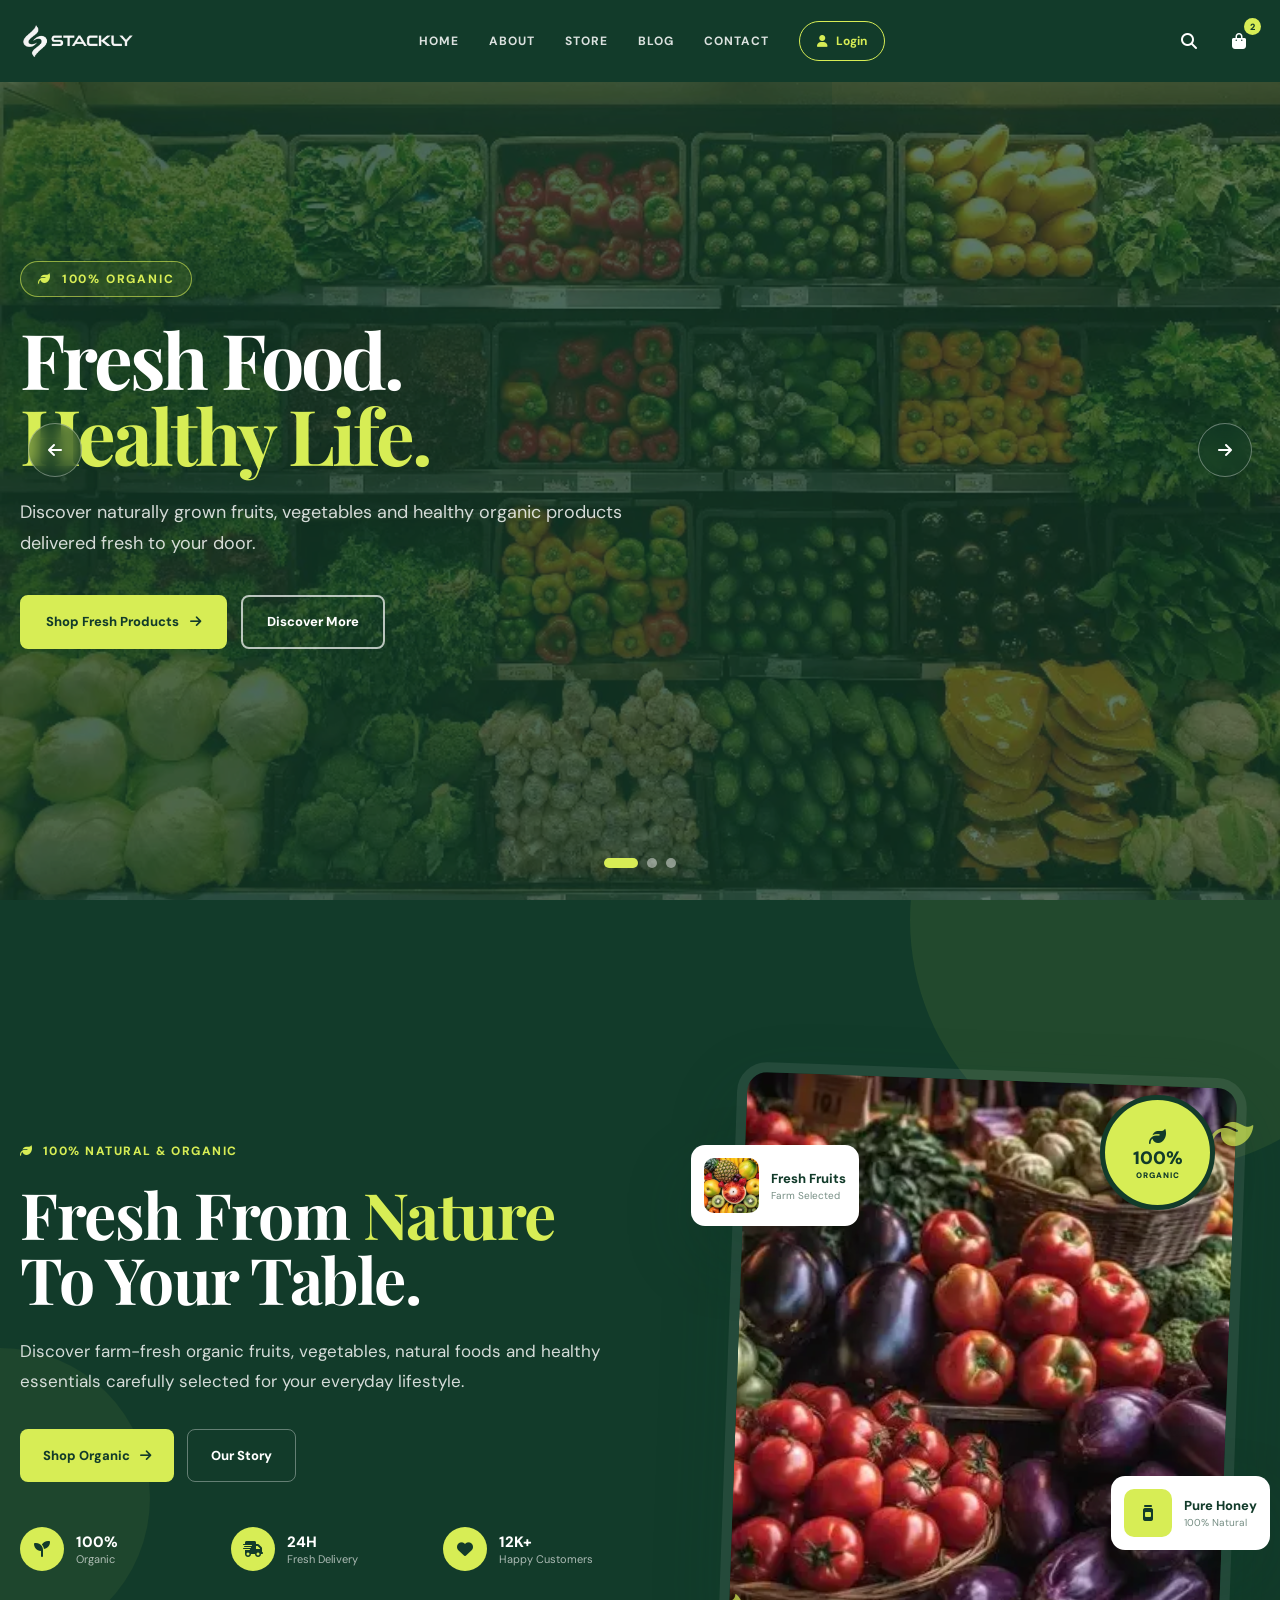
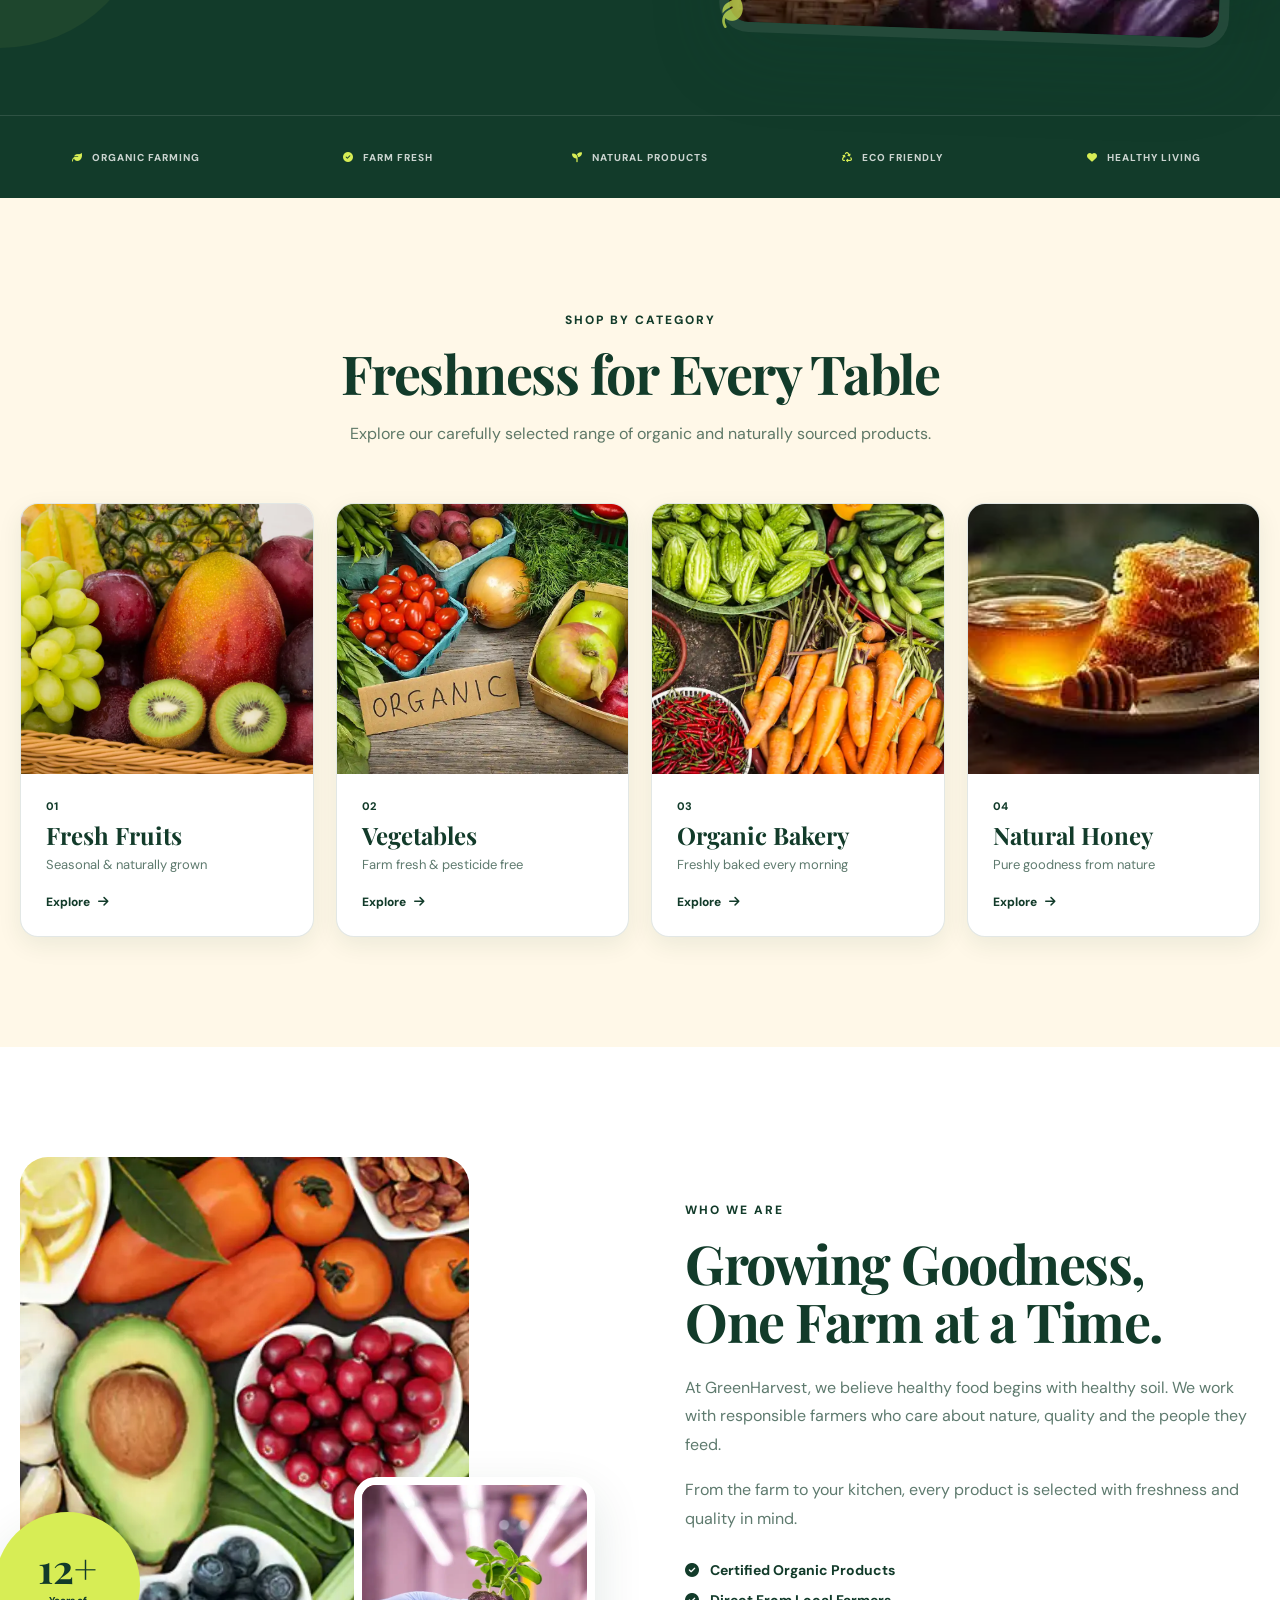
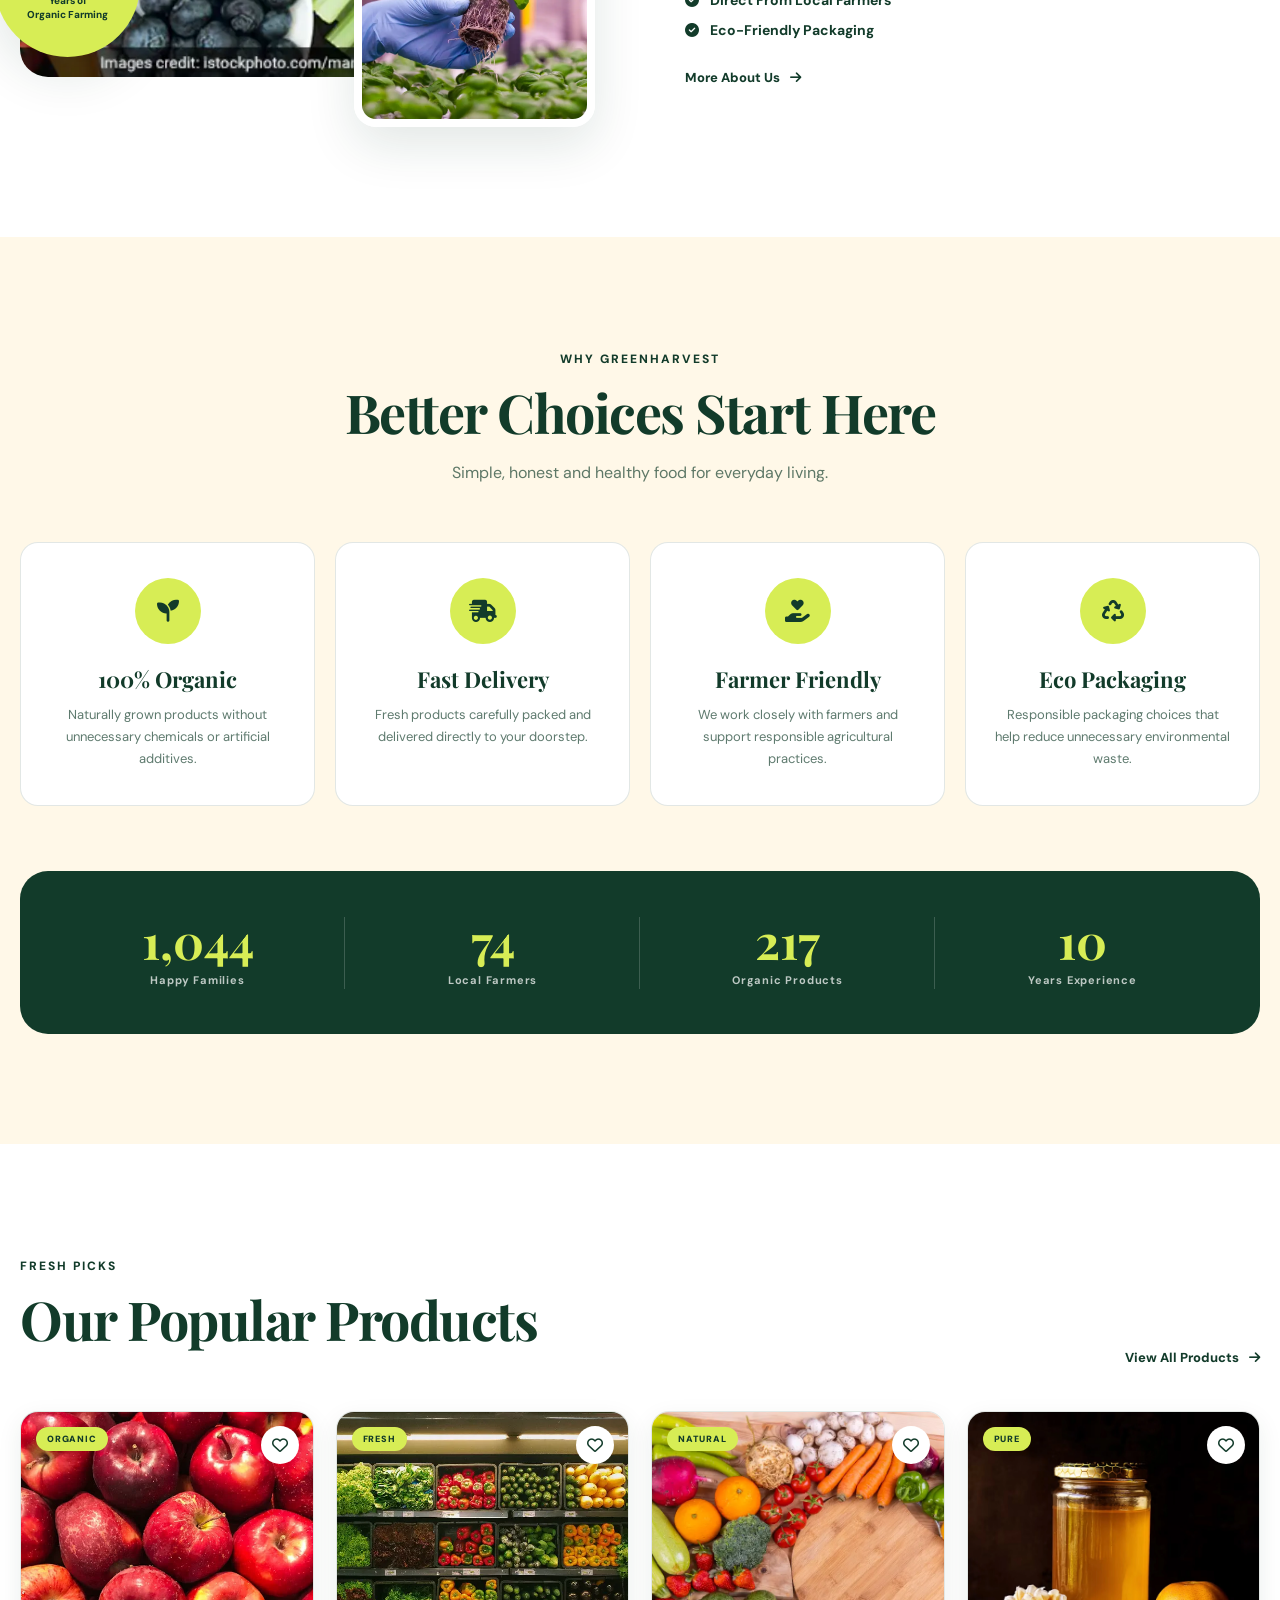
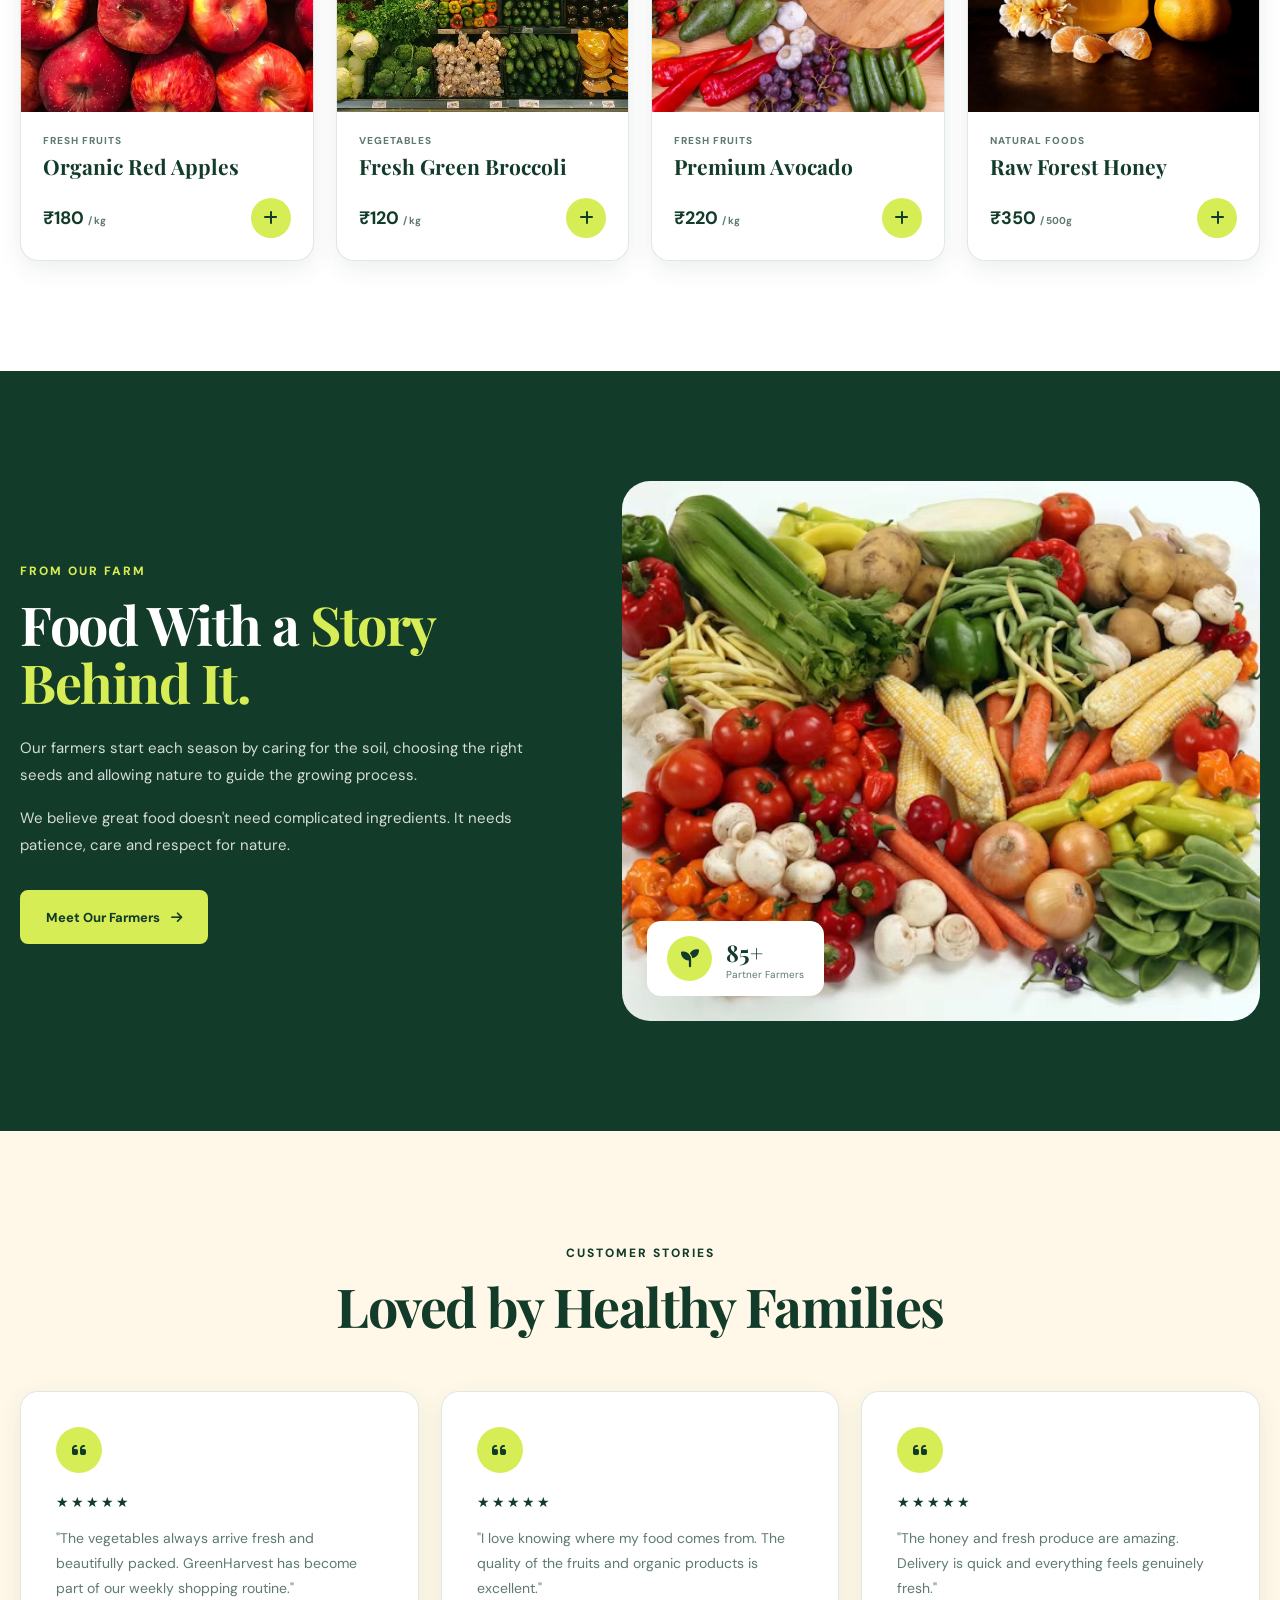
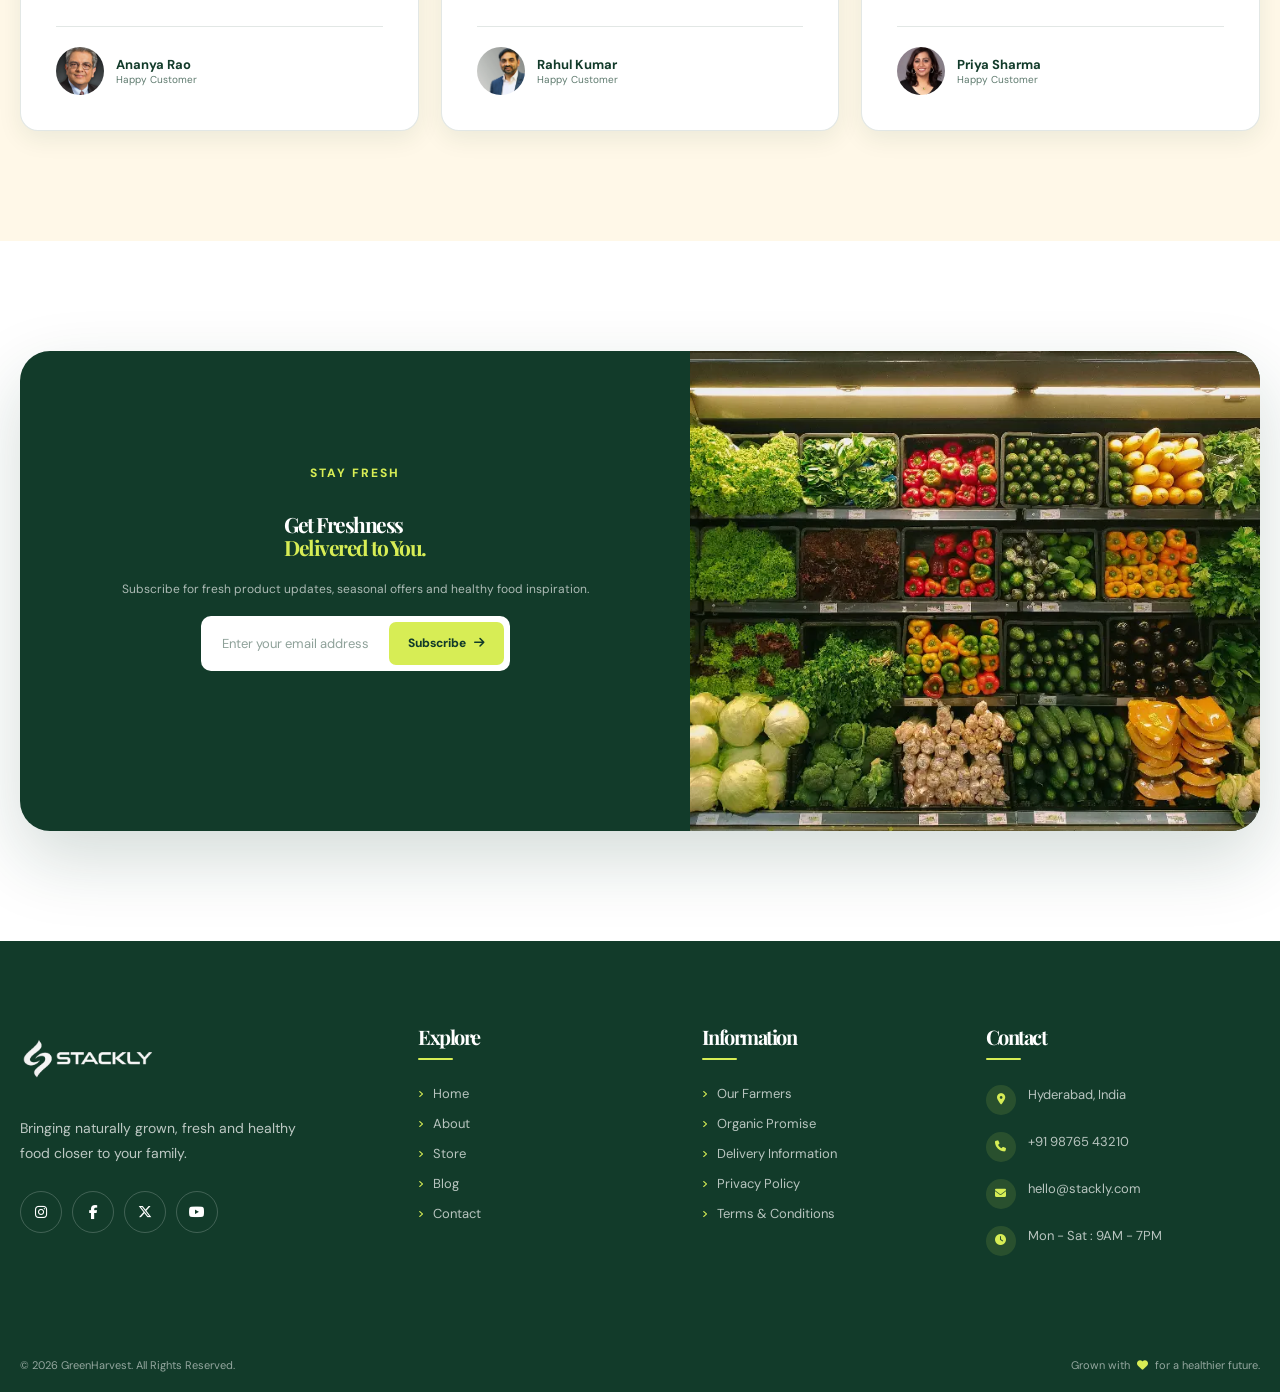
<file: index.html>
<!DOCTYPE html>
<html lang="en">
<head>
    <meta charset="UTF-8">
    <meta name="viewport" content="width=device-width, initial-scale=1.0">

    <meta name="description"
        content="Contact GreenHarvest Organic Food Store for orders, products, delivery and partnerships.">

    <title>GreenHarvest | Contact Us</title>

    <!-- Google Fonts -->
    <link rel="preconnect" href="https://fonts.googleapis.com">
    <link rel="preconnect" href="https://fonts.gstatic.com" crossorigin>

    <link href="https://fonts.googleapis.com/css2?family=DM+Sans:wght@400;500;600;700&family=Playfair+Display:wght@500;600;700;800&display=swap"
        rel="stylesheet">

    <!-- Font Awesome -->
    <link rel="stylesheet"
        href="https://cdnjs.cloudflare.com/ajax/libs/font-awesome/6.5.2/css/all.min.css">

    <!-- AOS -->
    <link rel="stylesheet"
        href="https://unpkg.com/aos@2.3.4/dist/aos.css">

    <!-- Contact CSS -->
    <link rel="stylesheet" href="css/style.css">
</head>

<body>

    <!-- ================= PRELOADER ================= -->

    <div class="preloader" id="preloader">
        <div class="loader">
            <span>
                <i class="fa-solid fa-leaf"></i>
            </span>

            <strong>STACKLY</strong>
        </div>
    </div>


    <!-- ================= HEADER ================= -->

    <header class="header" id="header">

        <div class="container nav-wrapper">
<a href="index.html" class="logo" aria-label="GreenHarvest Home">
    <img src="assets/imglogo.webp" alt="GreenHarvest Logo" class="logo-image">
</a>

            <nav class="navbar" id="navbar" aria-label="Main navigation">

                <a href="index.html" class="nav-link ">HOME</a>

                <a href="about.html" class="nav-link">ABOUT</a>

                <a href="store.html" class="nav-link">STORE</a>

                <a href="blog.html" class="nav-link">BLOG</a>

                <a href="contact.html" class="nav-link ">CONTACT</a>

                <a href="login.html" class="nav-login">
                    <i class="fa-solid fa-user"></i>
                    Login
                </a>

            </nav>


            <div class="nav-actions">
<button 
    class="icon-btn search-btn" 
    type="button" 
    title="Search" 
    aria-label="Search"
    onclick="window.location.href='404.html'">

    <i class="fa-solid fa-magnifying-glass"></i>

</button>


<button 
    class="icon-btn cart-btn" 
    type="button" 
    title="Cart" 
    aria-label="Cart"
    onclick="window.location.href='404.html'">

    <i class="fa-solid fa-bag-shopping"></i>

    <span class="cart-count">2</span>

</button>


                <button
                    class="menu-btn"
                    id="menuBtn"
                    type="button"
                    title="Open Menu"
                    aria-label="Open Menu">

                    <i class="fa-solid fa-bars"></i>

                </button>

            </div>

        </div>

    </header>


<main>

<!-- ================= SECTION 1 : HERO ================= -->
<section class="hero" id="home">

    <div class="hero-slider">

        <!-- SLIDE 1 -->
        <div class="hero-slide active">

            <div class="hero-image"
                 style="background-image:url('assets/f1.webp');">
            </div>

            <div class="hero-overlay"></div>

            <div class="container hero-content">

                <div class="hero-text">

                    <span class="hero-label">
                        <i class="fa-solid fa-leaf"></i>
                        100% ORGANIC
                    </span>

                    <h1>
                        Fresh Food.<br>
                        <span>Healthy Life.</span>
                    </h1>

                    <p>
                        Discover naturally grown fruits, vegetables and
                        healthy organic products delivered fresh to your door.
                    </p>

                    <div class="hero-buttons">

                        <a href="404.html" class="btn btn-primary">
                            Shop Fresh Products
                            <i class="fa-solid fa-arrow-right"></i>
                        </a>

                        <a href="404.html" class="btn btn-outline">
                            Discover More
                        </a>

                    </div>

                </div>

            </div>

        </div>


        <!-- SLIDE 2 -->
        <div class="hero-slide">

            <div class="hero-image"
                 style="background-image:url('assets/f2.webp');">
            </div>

            <div class="hero-overlay"></div>

            <div class="container hero-content">

                <div class="hero-text">

                    <span class="hero-label">
                        <i class="fa-solid fa-seedling"></i>
                        FARM TO TABLE
                    </span>

                    <h1>
                        Nature's Best<br>
                        <span>On Your Table.</span>
                    </h1>

                    <p>
                        Carefully selected organic ingredients sourced
                        from trusted local farmers.
                    </p>

                    <div class="hero-buttons">

                        <a href="404.html" class="btn btn-primary">
                            Explore Categories
                            <i class="fa-solid fa-arrow-right"></i>
                        </a>

                    </div>

                </div>

            </div>

        </div>


        <!-- SLIDE 3 -->
        <div class="hero-slide">

            <div class="hero-image"
                 style="background-image:url('assets/f3.webp');">
            </div>

            <div class="hero-overlay"></div>

            <div class="container hero-content">

                <div class="hero-text">

                    <span class="hero-label">
                        <i class="fa-solid fa-heart"></i>
                        EAT BETTER
                    </span>

                    <h1>
                        Good Food.<br>
                        <span>Good Future.</span>
                    </h1>

                    <p>
                        Better choices for your family and a healthier
                        planet.
                    </p>

                    <div class="hero-buttons">

                        <a href="404.html" class="btn btn-primary">
                            View Products
                            <i class="fa-solid fa-arrow-right"></i>
                        </a>

                    </div>

                </div>

            </div>

        </div>

    </div>


    <!-- SLIDER CONTROLS -->
    <button class="slider-btn prev"
            id="prevBtn"
            title="Previous Slide"
            aria-label="Previous Slide">
        <i class="fa-solid fa-arrow-left"></i>
    </button>

    <button class="slider-btn next"
            id="nextBtn"
            title="Next Slide"
            aria-label="Next Slide">
        <i class="fa-solid fa-arrow-right"></i>
    </button>


    <div class="slider-dots" id="sliderDots">

        <button class="dot active"
                aria-label="Slide 1"></button>

        <button class="dot"
                aria-label="Slide 2"></button>

        <button class="dot"
                aria-label="Slide 3"></button>

    </div>

</section>


<!-- ================= SECTION 2 : ORGANIC BANNER ================= -->
<section class="organic-banner" id="about">

    <div class="banner-bg"></div>

    <div class="banner-shape shape-one"></div>
    <div class="banner-shape shape-two"></div>

    <div class="container banner-container">

        <!-- LEFT CONTENT -->
        <div class="banner-content" data-aos="fade-right">

            <div class="banner-mini-tag">
                <i class="fa-solid fa-leaf"></i>
                100% NATURAL & ORGANIC
            </div>

            <h2>
                Fresh From
                <span>Nature</span>
                <br>
                To Your Table.
            </h2>

            <p class="banner-description">
                Discover farm-fresh organic fruits, vegetables,
                natural foods and healthy essentials carefully
                selected for your everyday lifestyle.
            </p>

            <div class="banner-buttons">

                <a href="404.html" class="banner-btn primary">
                    Shop Organic
                    <i class="fa-solid fa-arrow-right"></i>
                </a>

                <a href="404.html" class="banner-btn secondary">
                    Our Story
                </a>

            </div>


            <!-- TRUST INFO -->
            <div class="banner-trust">

                <div class="trust-item">

                    <div class="trust-icon">
                        <i class="fa-solid fa-seedling"></i>
                    </div>

                    <div>
                        <strong>100%</strong>
                        <span>Organic</span>
                    </div>

                </div>


                <div class="trust-item">

                    <div class="trust-icon">
                        <i class="fa-solid fa-truck-fast"></i>
                    </div>

                    <div>
                        <strong>24H</strong>
                        <span>Fresh Delivery</span>
                    </div>

                </div>


                <div class="trust-item">

                    <div class="trust-icon">
                        <i class="fa-solid fa-heart"></i>
                    </div>

                    <div>
                        <strong>12K+</strong>
                        <span>Happy Customers</span>
                    </div>

                </div>

            </div>

        </div>


        <!-- RIGHT VISUAL -->
        <div class="banner-visual" data-aos="fade-left">

            <div class="main-product-image">

                <img
                    src="assets/h1.webp"
                    alt="Fresh organic vegetables">

            </div>


            <!-- FLOATING FRUIT CARD -->
            <div class="floating-card fruit-card">

                <img
                    src="assets/f16.webp"
                    alt="Fresh organic fruits">

                <div>
                    <strong>Fresh Fruits</strong>
                    <span>Farm Selected</span>
                </div>

            </div>


            <!-- FLOATING HONEY CARD -->
            <div class="floating-card honey-card">

                <div class="honey-icon">
                    <i class="fa-solid fa-jar"></i>
                </div>

                <div>
                    <strong>Pure Honey</strong>
                    <span>100% Natural</span>
                </div>

            </div>


            <!-- ORGANIC BADGE -->
            <div class="organic-badge">

                <div class="badge-circle">
                    <i class="fa-solid fa-leaf"></i>
                </div>

                <span>100%</span>
                <small>ORGANIC</small>

            </div>


            <!-- DECORATIVE LEAVES -->
            <div class="decor-leaf leaf-one">
                <i class="fa-solid fa-leaf"></i>
            </div>

            <div class="decor-leaf leaf-two">
                <i class="fa-solid fa-leaf"></i>
            </div>

        </div>

    </div>


    <!-- BOTTOM FEATURES -->
    <div class="banner-bottom">

        <div class="container banner-bottom-inner">

            <div>
                <i class="fa-solid fa-leaf"></i>
                ORGANIC FARMING
            </div>

            <div>
                <i class="fa-solid fa-circle-check"></i>
                FARM FRESH
            </div>

            <div>
                <i class="fa-solid fa-seedling"></i>
                NATURAL PRODUCTS
            </div>

            <div>
                <i class="fa-solid fa-recycle"></i>
                ECO FRIENDLY
            </div>

            <div>
                <i class="fa-solid fa-heart"></i>
                HEALTHY LIVING
            </div>

        </div>

    </div>

</section>

</main>


<!-- ================= SECTION 2 : CATEGORIES ================= -->
<section class="categories section" id="categories">

    <div class="container">

        <div class="section-heading center"
             data-aos="fade-up">

            <span class="eyebrow">SHOP BY CATEGORY</span>

            <h2>
                Freshness for <span>Every Table</span>
            </h2>

            <p>
                Explore our carefully selected range of organic
                and naturally sourced products.
            </p>

        </div>


        <div class="category-grid">

            <div class="category-card" data-aos="fade-up" data-aos-delay="100">

                <div class="category-image">
                    <img src="assets/f10.webp"
                         alt="Fresh fruits">
                </div>

                <div class="category-content">
                    <span>01</span>
                    <h3>Fresh Fruits</h3>
                    <p>Seasonal & naturally grown</p>
                    <a href="404.html">
                        Explore <i class="fa-solid fa-arrow-right"></i>
                    </a>
                </div>

            </div>


            <div class="category-card" data-aos="fade-up" data-aos-delay="200">

                <div class="category-image">
                    <img src="assets/f22.webp"
                         alt="Organic vegetables">
                </div>

                <div class="category-content">
                    <span>02</span>
                    <h3>Vegetables</h3>
                    <p>Farm fresh & pesticide free</p>
                    <a href="404.html">
                        Explore <i class="fa-solid fa-arrow-right"></i>
                    </a>
                </div>

            </div>


            <div class="category-card" data-aos="fade-up" data-aos-delay="300">

                <div class="category-image">
                    <img src="assets/f4.webp"
                         alt="Organic bakery">
                </div>

                <div class="category-content">
                    <span>03</span>
                    <h3>Organic Bakery</h3>
                    <p>Freshly baked every morning</p>
                    <a href="404.html">
                        Explore <i class="fa-solid fa-arrow-right"></i>
                    </a>
                </div>

            </div>


            <div class="category-card" data-aos="fade-up" data-aos-delay="400">

                <div class="category-image">
                    <img src="assets/f18.webp"
                         alt="Organic honey">
                </div>

                <div class="category-content">
                    <span>04</span>
                    <h3>Natural Honey</h3>
                    <p>Pure goodness from nature</p>
                    <a href="404.html">
                        Explore <i class="fa-solid fa-arrow-right"></i>
                    </a>
                </div>

            </div>

        </div>

    </div>

</section>


<!-- ================= SECTION 3 : ABOUT ================= -->
<section class="about section" id="about">

    <div class="container about-grid">

        <div class="about-images" data-aos="fade-right">

            <div class="about-main-image">

                <img src="assets/f13.webp"
                     alt="Organic farming">

            </div>

            <div class="about-small-image">

                <img src="assets/f24.webp"
                     alt="Organic plant">

            </div>

            <div class="experience-badge">
                <strong>12+</strong>
                <span>Years of<br>Organic Farming</span>
            </div>

        </div>


        <div class="about-content" data-aos="fade-left">

            <span class="eyebrow">WHO WE ARE</span>

            <h2>
                Growing Goodness,
                <span>One Farm at a Time.</span>
            </h2>

            <p>
                At GreenHarvest, we believe healthy food begins with
                healthy soil. We work with responsible farmers who
                care about nature, quality and the people they feed.
            </p>

            <p>
                From the farm to your kitchen, every product is selected
                with freshness and quality in mind.
            </p>


            <div class="about-points">

                <div>
                    <i class="fa-solid fa-circle-check"></i>
                    <span>Certified Organic Products</span>
                </div>

                <div>
                    <i class="fa-solid fa-circle-check"></i>
                    <span>Direct From Local Farmers</span>
                </div>

                <div>
                    <i class="fa-solid fa-circle-check"></i>
                    <span>Eco-Friendly Packaging</span>
                </div>

            </div>


            <a href="404.html" class="text-btn">
                More About Us
                <i class="fa-solid fa-arrow-right"></i>
            </a>

        </div>

    </div>

</section>


<!-- ================= SECTION 4 : BENEFITS ================= -->
<section class="benefits section" id="benefits">

    <div class="container">

        <div class="section-heading center"
             data-aos="fade-up">

            <span class="eyebrow">WHY GREENHARVEST</span>

            <h2>
                Better Choices Start <span>Here</span>
            </h2>

            <p>
                Simple, honest and healthy food for everyday living.
            </p>

        </div>


        <div class="benefit-grid">

            <div class="benefit-card"
                 data-aos="zoom-in"
                 data-aos-delay="100">

                <div class="benefit-icon">
                    <i class="fa-solid fa-seedling"></i>
                </div>

                <h3>100% Organic</h3>

                <p>
                    Naturally grown products without unnecessary
                    chemicals or artificial additives.
                </p>

            </div>


            <div class="benefit-card"
                 data-aos="zoom-in"
                 data-aos-delay="200">

                <div class="benefit-icon">
                    <i class="fa-solid fa-truck-fast"></i>
                </div>

                <h3>Fast Delivery</h3>

                <p>
                    Fresh products carefully packed and delivered
                    directly to your doorstep.
                </p>

            </div>


            <div class="benefit-card"
                 data-aos="zoom-in"
                 data-aos-delay="300">

                <div class="benefit-icon">
                    <i class="fa-solid fa-hand-holding-heart"></i>
                </div>

                <h3>Farmer Friendly</h3>

                <p>
                    We work closely with farmers and support
                    responsible agricultural practices.
                </p>

            </div>


            <div class="benefit-card"
                 data-aos="zoom-in"
                 data-aos-delay="400">

                <div class="benefit-icon">
                    <i class="fa-solid fa-recycle"></i>
                </div>

                <h3>Eco Packaging</h3>

                <p>
                    Responsible packaging choices that help
                    reduce unnecessary environmental waste.
                </p>

            </div>

        </div>


        <div class="stats" data-aos="fade-up">

            <div class="stat">
                <strong class="counter" data-target="1200">0</strong>
                <span>Happy Families</span>
            </div>

            <div class="stat">
                <strong class="counter" data-target="85">0</strong>
                <span>Local Farmers</span>
            </div>

            <div class="stat">
                <strong class="counter" data-target="250">0</strong>
                <span>Organic Products</span>
            </div>

            <div class="stat">
                <strong class="counter" data-target="12">0</strong>
                <span>Years Experience</span>
            </div>

        </div>

    </div>

</section>


<!-- ================= SECTION 5 : PRODUCTS ================= -->
<section class="products section" id="products">

    <div class="container">

        <div class="products-top">

            <div class="section-heading"
                 data-aos="fade-right">

                <span class="eyebrow">FRESH PICKS</span>

                <h2>
                    Our Popular <span>Products</span>
                </h2>

            </div>

            <a href="404.html" class="text-btn" data-aos="fade-left">
                View All Products
                <i class="fa-solid fa-arrow-right"></i>
            </a>

        </div>


        <div class="product-grid">

            <article class="product-card"
                     data-aos="fade-up">

                <div class="product-image">

                    <span class="product-tag">Organic</span>

                    <img src="assets/f6.webp"
                         alt="Organic apples">

                    <button class="wishlist"
                            title="Add to Wishlist"
                            aria-label="Add to Wishlist">
                        <i class="fa-regular fa-heart"></i>
                    </button>

                </div>

                <div class="product-info">

                    <span class="product-category">Fresh Fruits</span>

                    <h3>Organic Red Apples</h3>

                    <div class="product-bottom">

                        <strong>₹180 <small>/ kg</small></strong>

                        <button class="add-cart"
                                title="Add to Cart"
                                aria-label="Add to Cart">
                            <i class="fa-solid fa-plus"></i>
                        </button>

                    </div>

                </div>

            </article>


            <article class="product-card"
                     data-aos="fade-up"
                     data-aos-delay="100">

                <div class="product-image">

                    <span class="product-tag">Fresh</span>

                    <img src="assets/f1.webp"
                         alt="Organic vegetables">

                    <button class="wishlist"
                            title="Add to Wishlist"
                            aria-label="Add to Wishlist">
                        <i class="fa-regular fa-heart"></i>
                    </button>

                </div>

                <div class="product-info">

                    <span class="product-category">Vegetables</span>

                    <h3>Fresh Green Broccoli</h3>

                    <div class="product-bottom">

                        <strong>₹120 <small>/ kg</small></strong>

                        <button class="add-cart"
                                title="Add to Cart"
                                aria-label="Add to Cart">
                            <i class="fa-solid fa-plus"></i>
                        </button>

                    </div>

                </div>

            </article>


            <article class="product-card"
                     data-aos="fade-up"
                     data-aos-delay="200">

                <div class="product-image">

                    <span class="product-tag">Natural</span>

                    <img src="assets/f3.webp"
                         alt="Organic avocado">

                    <button class="wishlist"
                            title="Add to Wishlist"
                            aria-label="Add to Wishlist">
                        <i class="fa-regular fa-heart"></i>
                    </button>

                </div>

                <div class="product-info">

                    <span class="product-category">Fresh Fruits</span>

                    <h3>Premium Avocado</h3>

                    <div class="product-bottom">

                        <strong>₹220 <small>/ kg</small></strong>

                        <button class="add-cart"
                                title="Add to Cart"
                                aria-label="Add to Cart">
                            <i class="fa-solid fa-plus"></i>
                        </button>

                    </div>

                </div>

            </article>


            <article class="product-card"
                     data-aos="fade-up"
                     data-aos-delay="300">

                <div class="product-image">

                    <span class="product-tag">Pure</span>

                    <img src="assets/f8.webp"
                         alt="Organic honey">

                    <button class="wishlist"
                            title="Add to Wishlist"
                            aria-label="Add to Wishlist">
                        <i class="fa-regular fa-heart"></i>
                    </button>

                </div>

                <div class="product-info">

                    <span class="product-category">Natural Foods</span>

                    <h3>Raw Forest Honey</h3>

                    <div class="product-bottom">

                        <strong>₹350 <small>/ 500g</small></strong>

                        <button class="add-cart"
                                title="Add to Cart"
                                aria-label="Add to Cart">
                            <i class="fa-solid fa-plus"></i>
                        </button>

                    </div>

                </div>

            </article>

        </div>

    </div>

</section>


<!-- ================= SECTION 6 : FARM STORY ================= -->
<section class="farm-story section">

    <div class="container story-grid">

        <div class="story-content"
             data-aos="fade-right">

            <span class="eyebrow">FROM OUR FARM</span>

            <h2>
                Food With a
                <span>Story Behind It.</span>
            </h2>

            <p>
                Our farmers start each season by caring for the soil,
                choosing the right seeds and allowing nature to guide
                the growing process.
            </p>

            <p>
                We believe great food doesn't need complicated
                ingredients. It needs patience, care and respect
                for nature.
            </p>

            <a href="404.html" class="btn btn-primary">
                Meet Our Farmers
                <i class="fa-solid fa-arrow-right"></i>
            </a>

        </div>


        <div class="story-image"
             data-aos="fade-left">

            <img src="assets/f7.webp"
                 alt="Organic farm">

            <div class="story-card">

                <i class="fa-solid fa-seedling"></i>

                <div>
                    <strong>85+</strong>
                    <span>Partner Farmers</span>
                </div>

            </div>

        </div>

    </div>

</section>


<!-- ================= SECTION 7 : TESTIMONIALS ================= -->
<section class="reviews section" id="reviews">

    <div class="container">

        <div class="section-heading center"
             data-aos="fade-up">

            <span class="eyebrow">CUSTOMER STORIES</span>

            <h2>
                Loved by <span>Healthy Families</span>
            </h2>

        </div>


        <div class="review-grid">

            <div class="review-card"
                 data-aos="fade-up">

                <div class="quote-icon">
                    <i class="fa-solid fa-quote-left"></i>
                </div>

                <div class="stars">
                    ★★★★★
                </div>

                <p>
                    "The vegetables always arrive fresh and beautifully
                    packed. GreenHarvest has become part of our weekly
                    shopping routine."
                </p>

                <div class="review-user">

                    <img src="assets/k_11zon.webp"
                         alt="Customer">

                    <div>
                        <strong>Ananya Rao</strong>
                        <span>Happy Customer</span>
                    </div>

                </div>

            </div>


            <div class="review-card"
                 data-aos="fade-up"
                 data-aos-delay="150">

                <div class="quote-icon">
                    <i class="fa-solid fa-quote-left"></i>
                </div>

                <div class="stars">
                    ★★★★★
                </div>

                <p>
                    "I love knowing where my food comes from. The quality
                    of the fruits and organic products is excellent."
                </p>

                <div class="review-user">

                    <img src="assets/m_11zon.webp"
                         alt="Customer">

                    <div>
                        <strong>Rahul Kumar</strong>
                        <span>Happy Customer</span>
                    </div>

                </div>

            </div>


            <div class="review-card"
                 data-aos="fade-up"
                 data-aos-delay="300">

                <div class="quote-icon">
                    <i class="fa-solid fa-quote-left"></i>
                </div>

                <div class="stars">
                    ★★★★★
                </div>

                <p>
                    "The honey and fresh produce are amazing. Delivery
                    is quick and everything feels genuinely fresh."
                </p>

                <div class="review-user">

                    <img src="assets/h_11zon.webp"
                         alt="Customer">

                    <div>
                        <strong>Priya Sharma</strong>
                        <span>Happy Customer</span>
                    </div>

                </div>

            </div>

        </div>

    </div>

</section>


<!-- ================= SECTION 8 : CTA ================= -->
<section class="newsletter section" id="contact">

    <div class="container newsletter-box"
         data-aos="zoom-in">

        <div class="newsletter-content">

            <span class="eyebrow">STAY FRESH</span>

            <h2>
                Get Freshness
                <span>Delivered to You.</span>
            </h2>

            <p>
                Subscribe for fresh product updates, seasonal offers
                and healthy food inspiration.
            </p>

            <form class="newsletter-form" id="newsletterForm">

                <input type="email"
                       id="email"
                       placeholder="Enter your email address"
                       required>

                <button type="submit">
                    Subscribe
                    <i class="fa-solid fa-arrow-right"></i>
                </button>

            </form>

            <small id="formMessage"></small>

        </div>

        <div class="newsletter-image">

            <img src="assets/f1.webp"
                 alt="Healthy organic food">

        </div>

    </div>

</section>

<!-- ================= SECTION 9 : FOOTER ================= -->
<footer class="footer">

    <div class="container footer-grid">

        <!-- ABOUT -->
        <div class="footer-about">

            <a href="index.html"
               class="logo footer-logo"
               aria-label="GreenHarvest Home">

                <img src="assets/imglogo.webp"
                     alt="GreenHarvest Logo">

            </a>

            <p class="footer-description">
                Bringing naturally grown, fresh and healthy food
                closer to your family.
            </p>

            <!-- SOCIAL LINKS -->
            <div class="social-links">

                <a href="404.html" aria-label="Instagram" title="Instagram">
                    <i class="fa-brands fa-instagram"></i>
                </a>

                <a href="404.html" aria-label="Facebook" title="Facebook">
                    <i class="fa-brands fa-facebook-f"></i>
                </a>

                <a href="404.html" aria-label="Twitter" title="Twitter">
                    <i class="fa-brands fa-x-twitter"></i>
                </a>

                <a href="404.html" aria-label="YouTube" title="YouTube">
                    <i class="fa-brands fa-youtube"></i>
                </a>

            </div>

        </div>


        <!-- EXPLORE -->
        <div class="footer-column">

            <h2>Explore</h2>

            <a href="index.html">
                <i class="fa-solid fa-angle-right"></i>
                Home
            </a>

            <a href="about.html">
                <i class="fa-solid fa-angle-right"></i>
                About
            </a>

            <a href="store.html">
                <i class="fa-solid fa-angle-right"></i>
                Store
            </a>

            <a href="blog.html">
                <i class="fa-solid fa-angle-right"></i>
                Blog
            </a>

            <a href="contact.html">
                <i class="fa-solid fa-angle-right"></i>
                Contact
            </a>

        </div>


        <!-- INFORMATION -->
        <div class="footer-column">

            <h2>Information</h2>

            <a href="404.html">
                <i class="fa-solid fa-angle-right"></i>
                Our Farmers
            </a>

            <a href="404.html">
                <i class="fa-solid fa-angle-right"></i>
                Organic Promise
            </a>

            <a href="404.html">
                <i class="fa-solid fa-angle-right"></i>
                Delivery Information
            </a>

            <a href="404.html">
                <i class="fa-solid fa-angle-right"></i>
                Privacy Policy
            </a>

            <a href="404.html">
                <i class="fa-solid fa-angle-right"></i>
                Terms & Conditions
            </a>

        </div>


        <!-- CONTACT -->
        <div class="footer-column footer-contact">

            <h2>Contact</h2>

            <p>
                <span class="contact-icon">
                    <i class="fa-solid fa-location-dot"></i>
                </span>
                <span>
                    Hyderabad, India
                </span>
            </p>

            <p>
                <span class="contact-icon">
                    <i class="fa-solid fa-phone"></i>
                </span>
                <span>
                    +91 98765 43210
                </span>
            </p>

            <p>
                <span class="contact-icon">
                    <i class="fa-solid fa-envelope"></i>
                </span>
                <span>
                    hello@stackly.com
                </span>
            </p>

            <p>
                <span class="contact-icon">
                    <i class="fa-solid fa-clock"></i>
                </span>
                <span>
                    Mon - Sat : 9AM - 7PM
                </span>
            </p>

        </div>

    </div>


    <!-- FOOTER BOTTOM -->
    <div class="footer-bottom">

        <div class="container footer-bottom-inner">

            <p>
                © 2026 GreenHarvest. All Rights Reserved.
            </p>

            <p class="footer-made">
                Grown with
                <i class="fa-solid fa-heart"></i>
                for a healthier future.
            </p>

        </div>

    </div>

</footer>




<!-- AOS -->
<script src="https://unpkg.com/aos@2.3.4/dist/aos.js"></script>

<script src="js/script.js"></script>

</body>
</html>
</file>
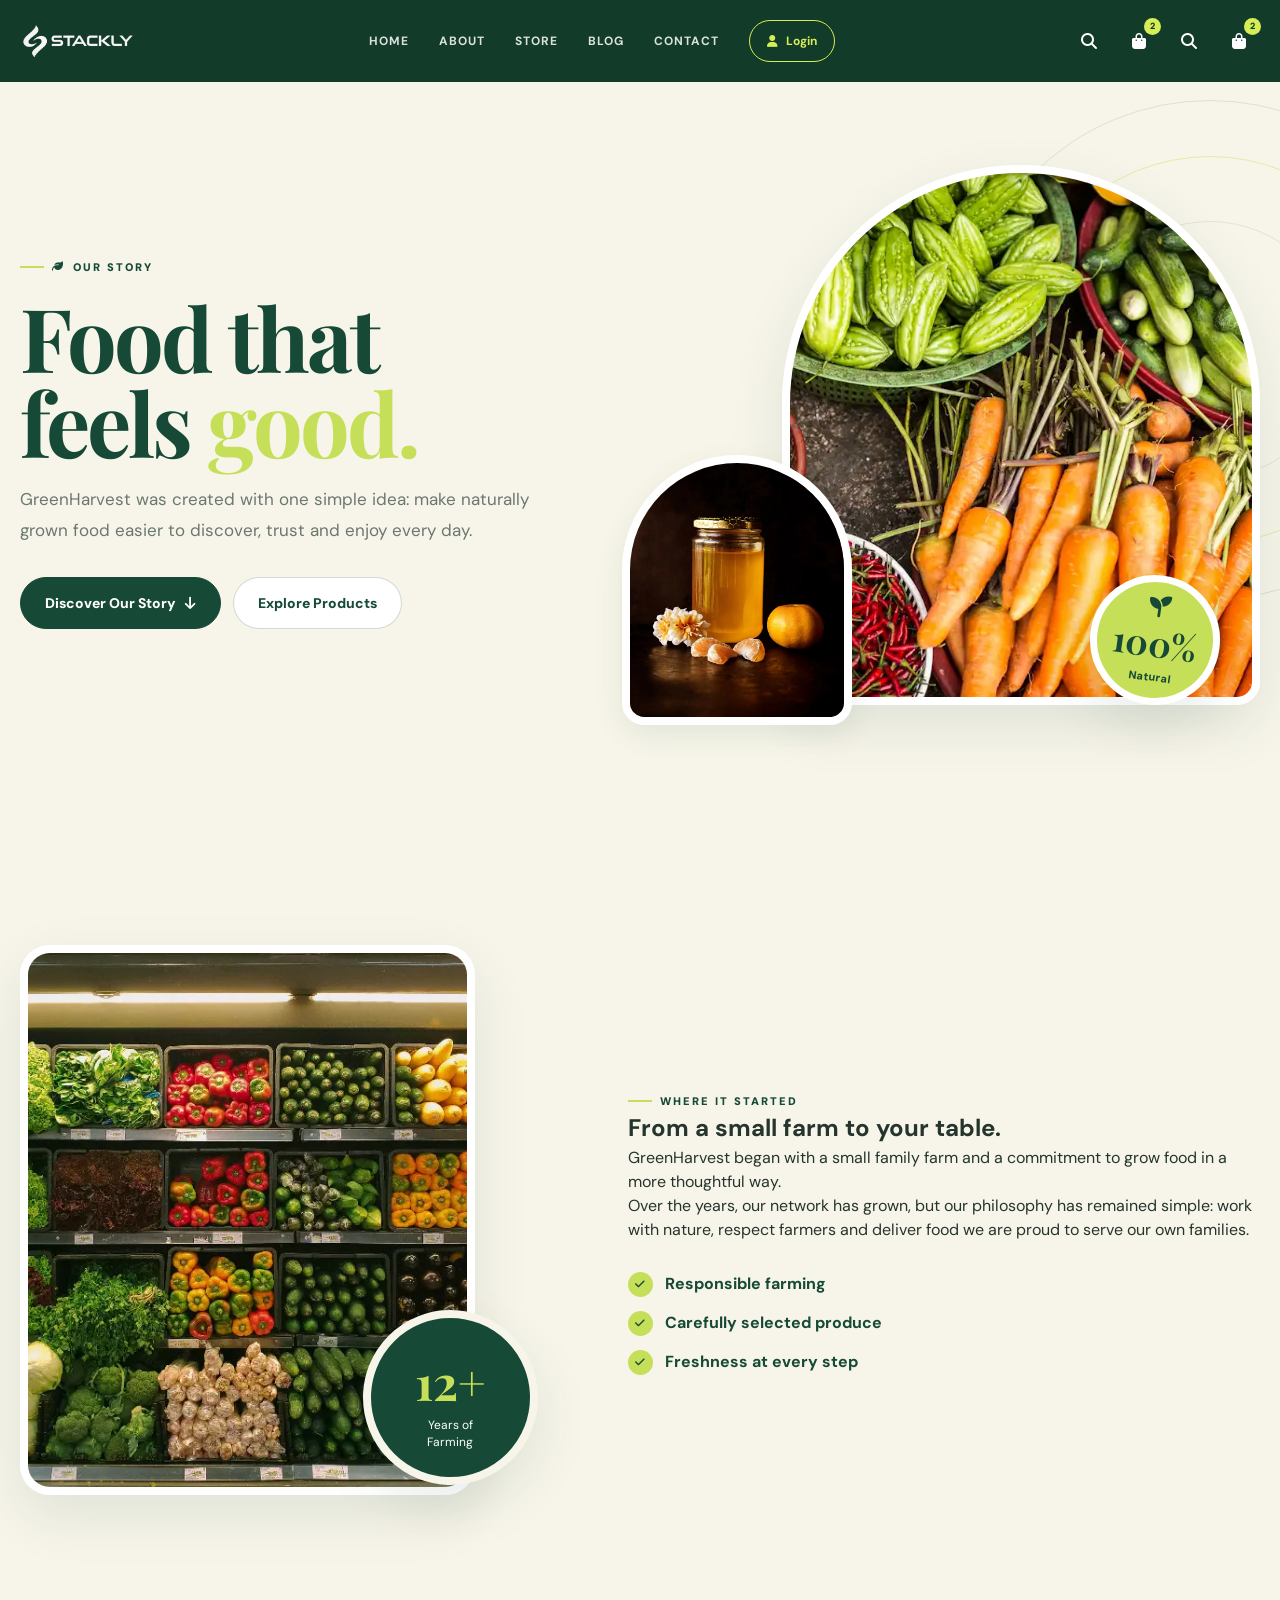
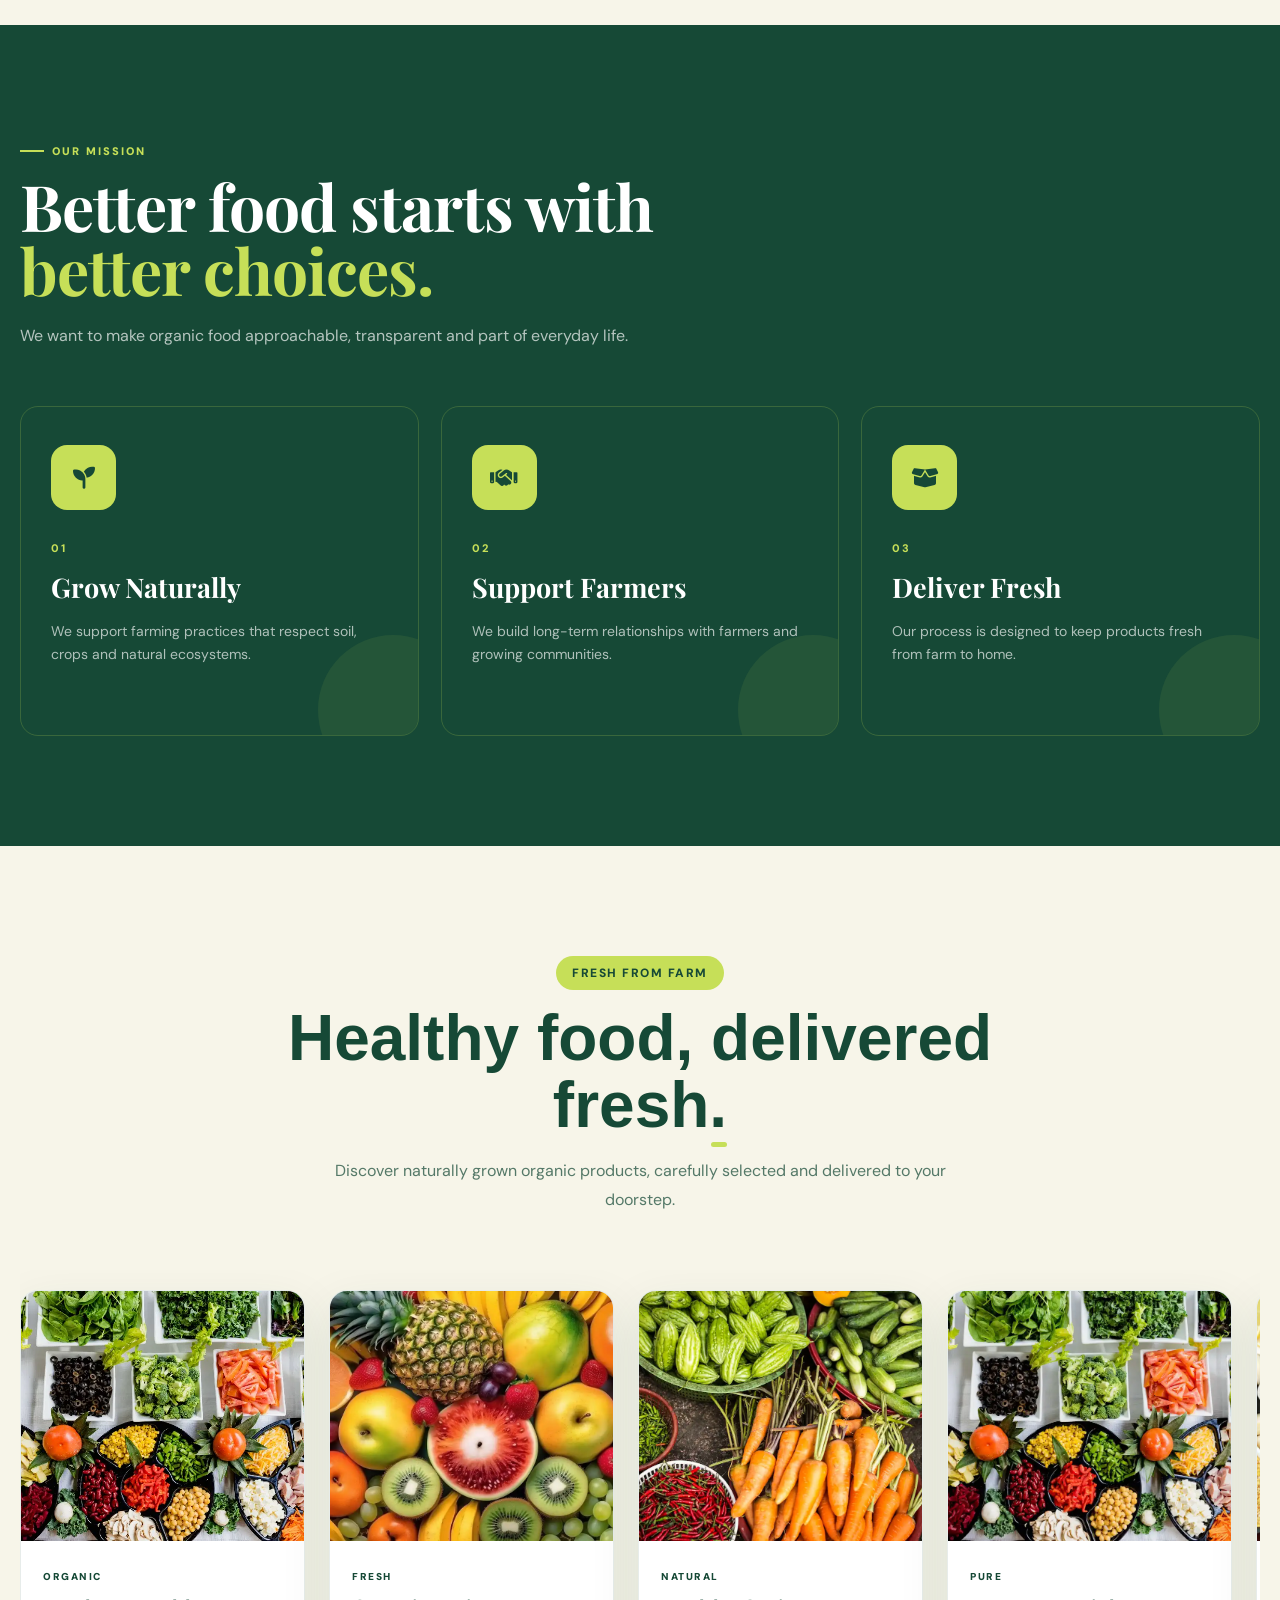
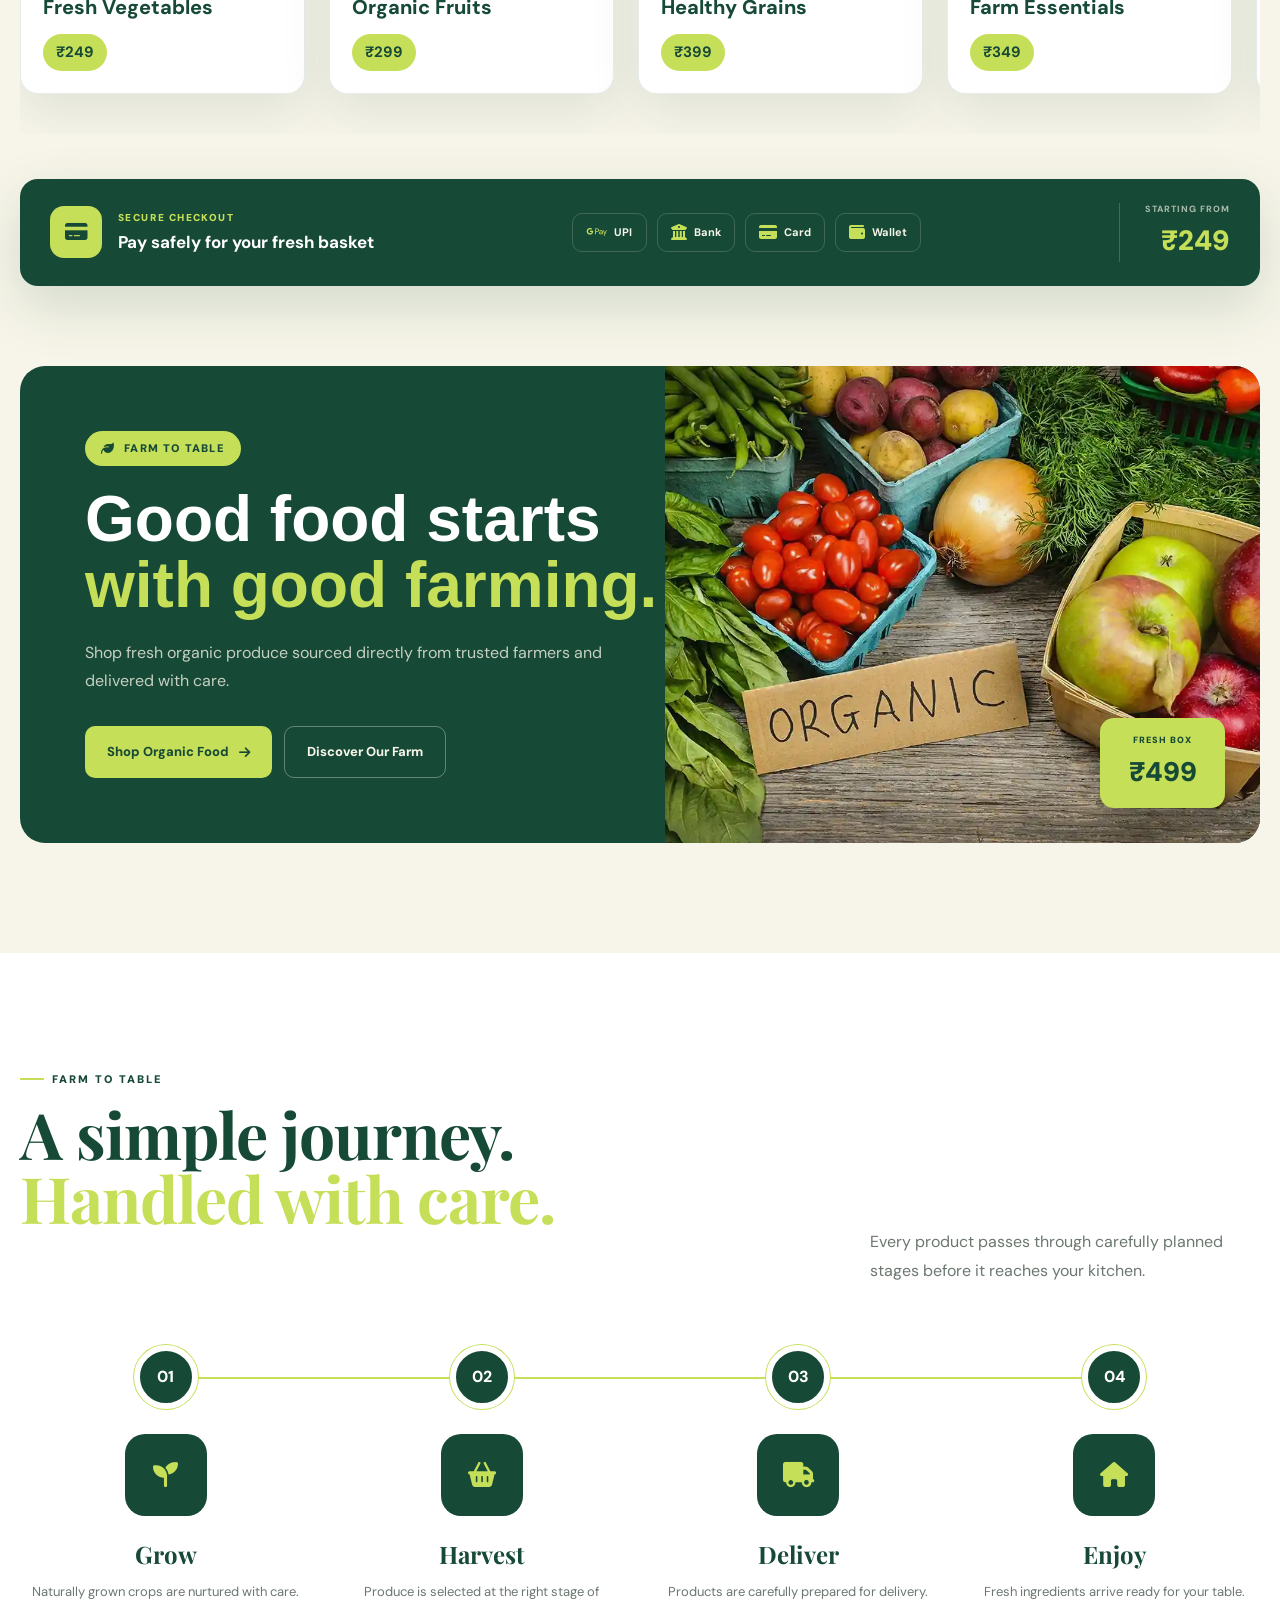
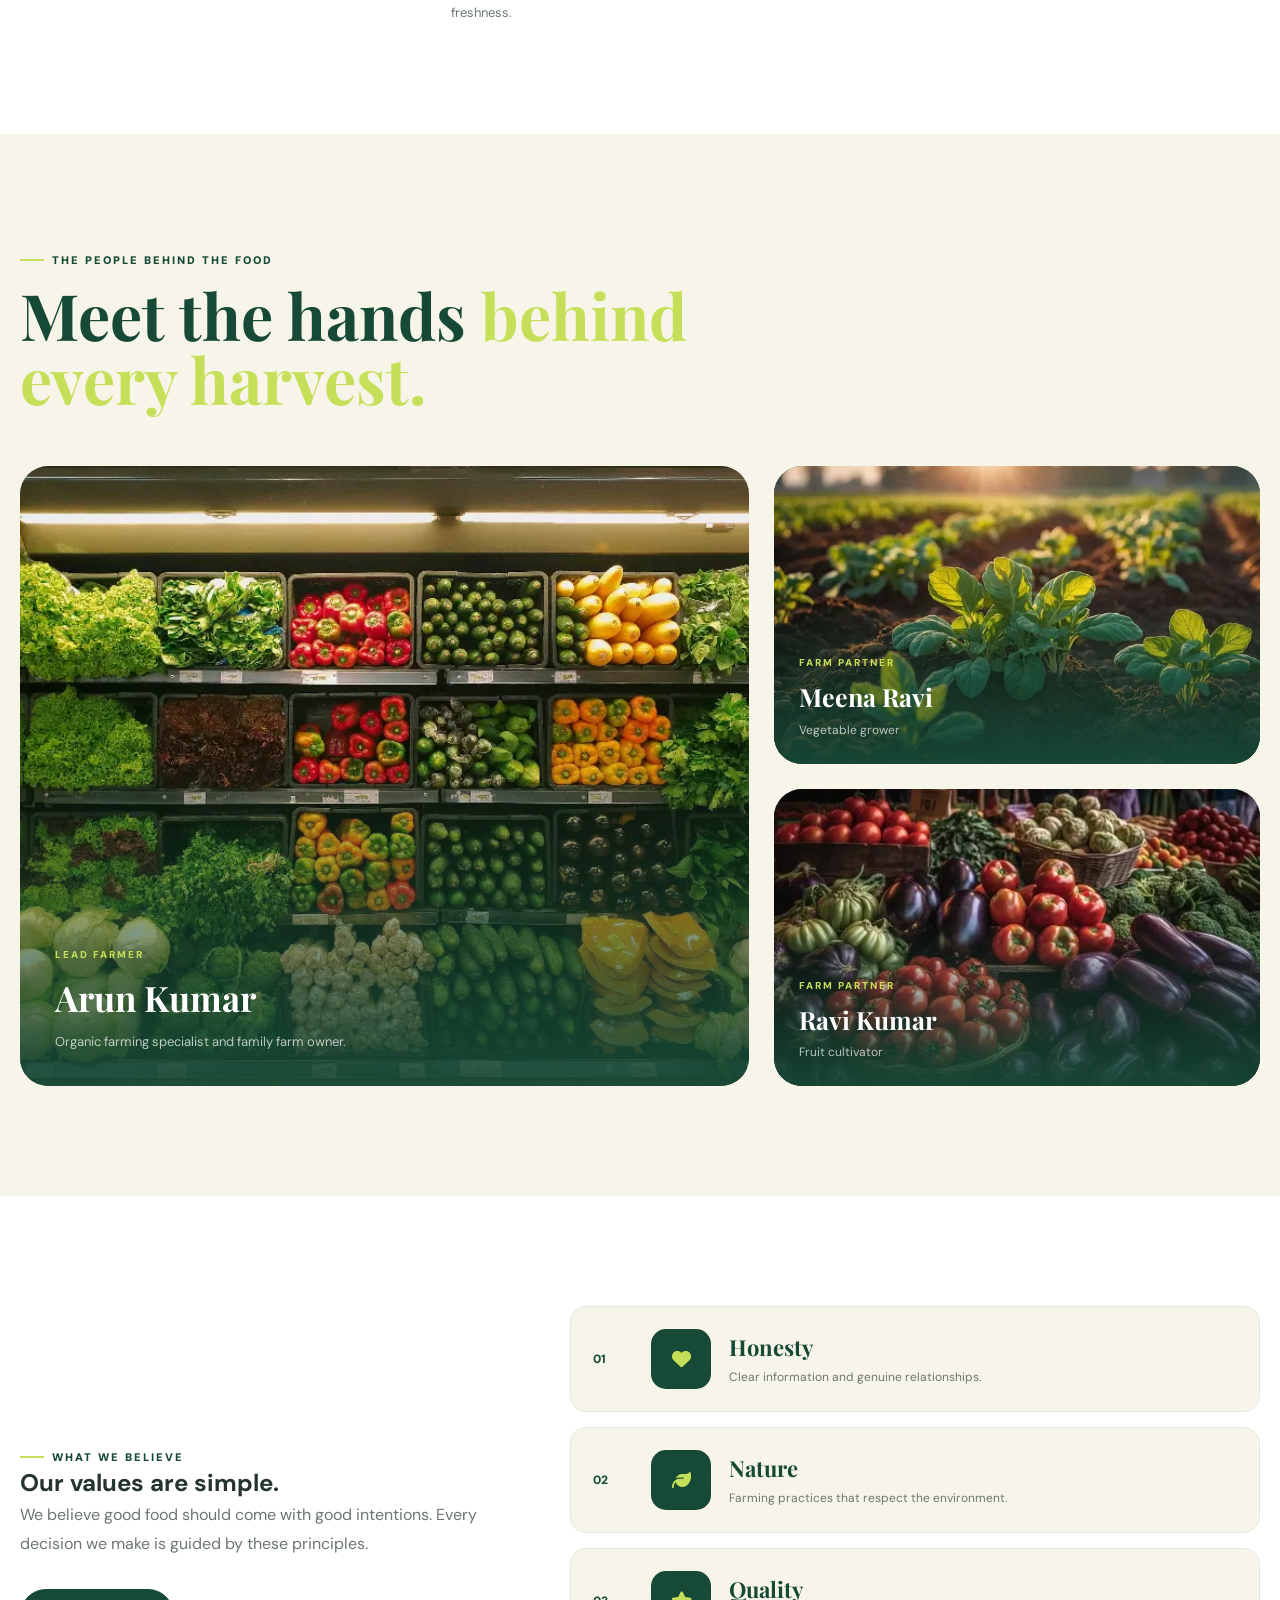
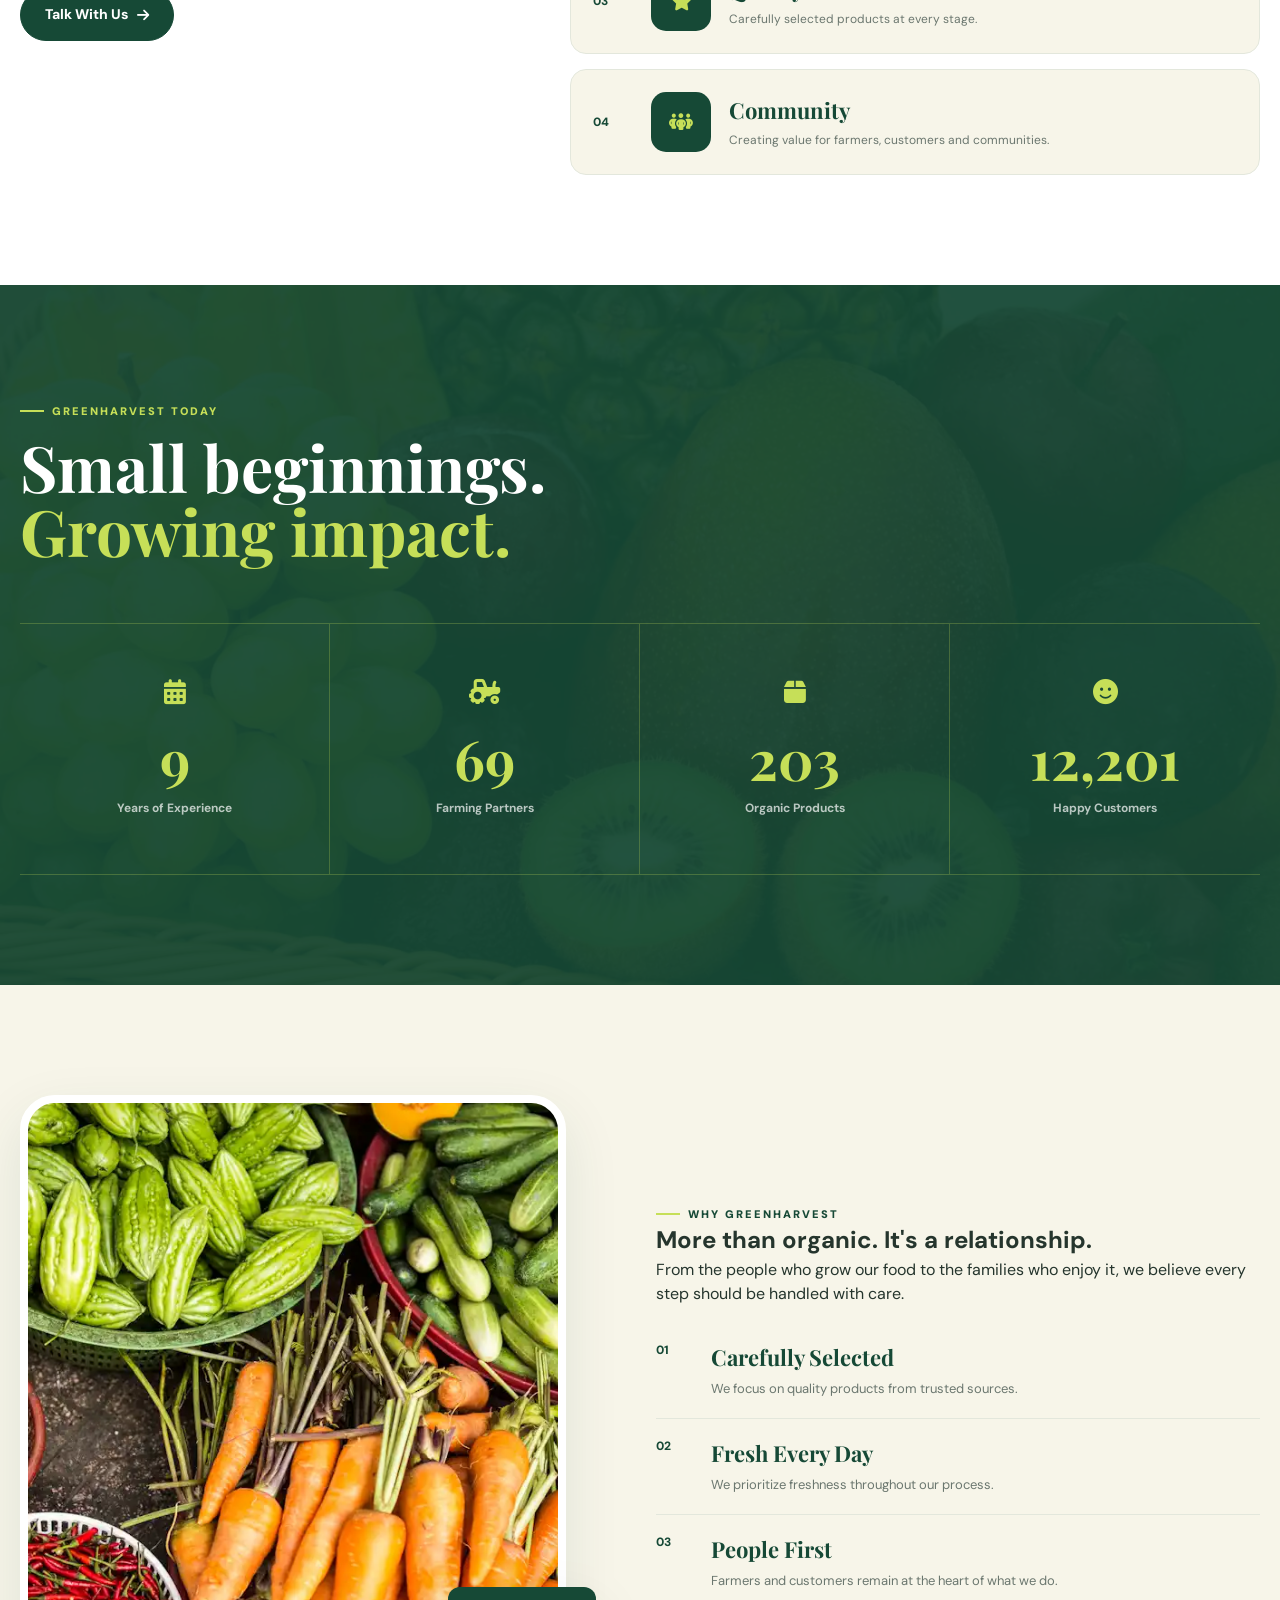
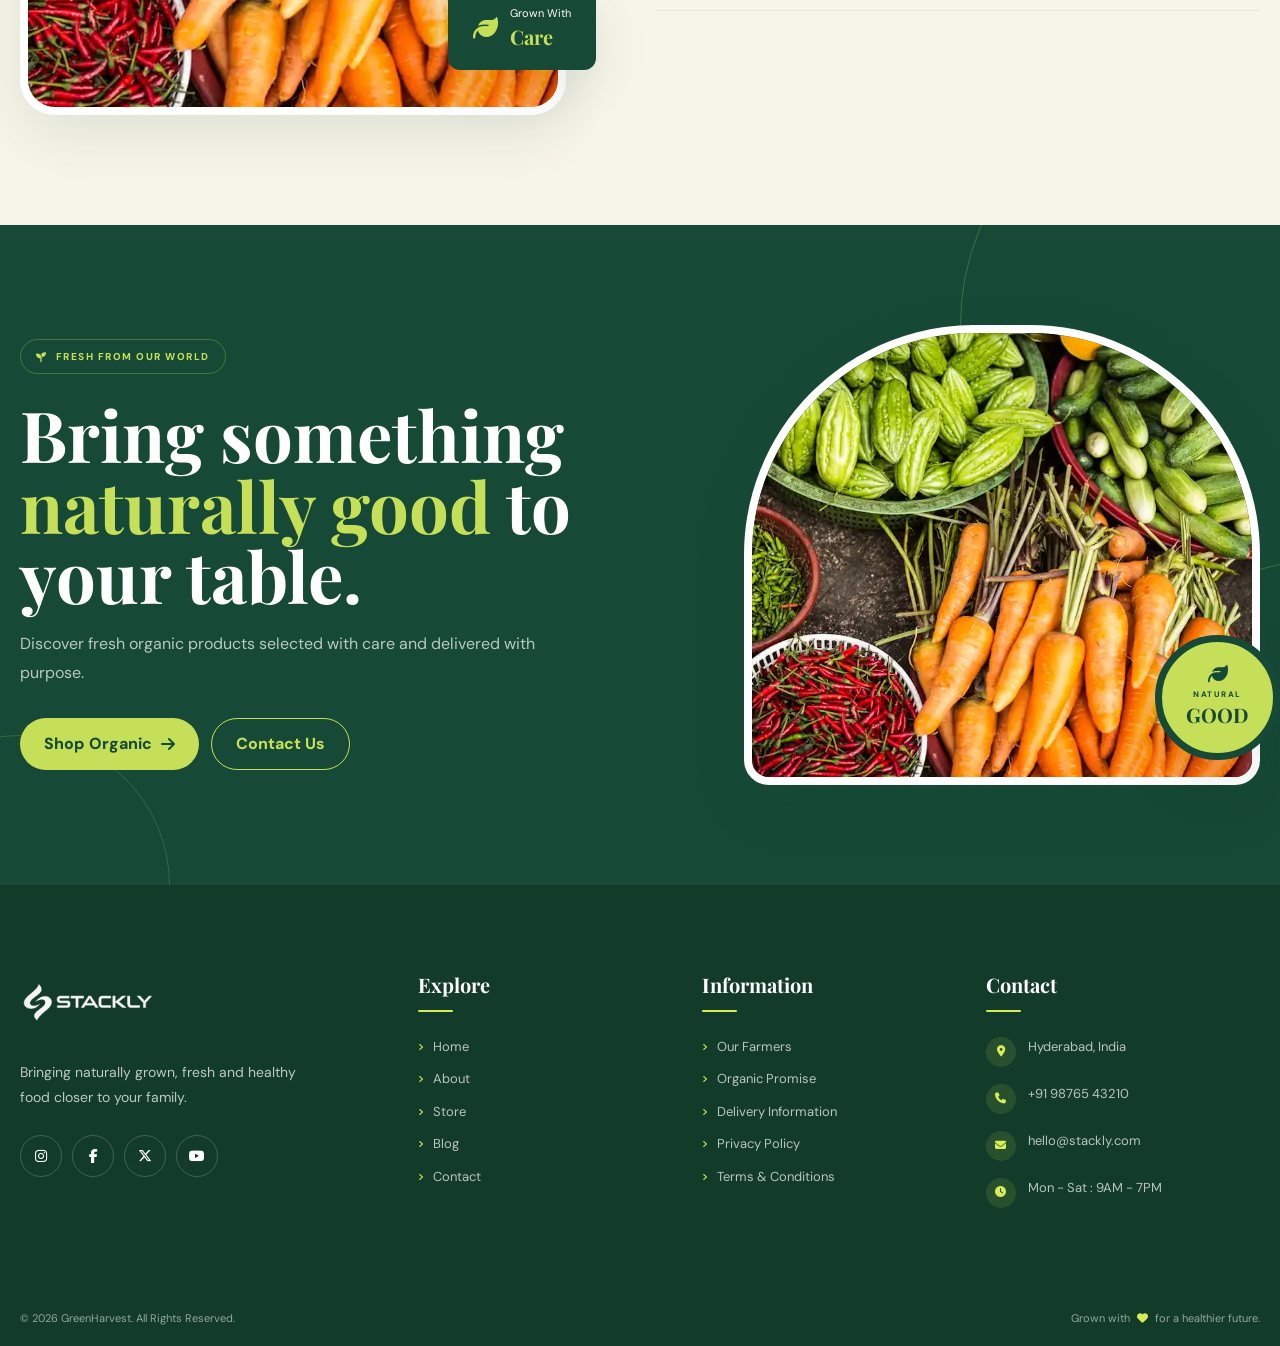
<file: about.html>
<!DOCTYPE html>
<html lang="en">
<head>
    <meta charset="UTF-8">
    <meta name="viewport" content="width=device-width, initial-scale=1.0">

    <title>GreenHarvest | Organic Food Store</title>

    <!-- Google Fonts -->
    <link rel="preconnect" href="https://fonts.googleapis.com">
    <link rel="preconnect" href="https://fonts.gstatic.com" crossorigin>
    <link href="https://fonts.googleapis.com/css2?family=DM+Sans:wght@400;500;600;700&family=Playfair+Display:wght@500;600;700&display=swap" rel="stylesheet">

    <!-- Font Awesome -->
    <link rel="stylesheet"
          href="https://cdnjs.cloudflare.com/ajax/libs/font-awesome/6.5.2/css/all.min.css">

    <!-- AOS -->
    <link rel="stylesheet"
          href="https://unpkg.com/aos@2.3.4/dist/aos.css">

    <link rel="stylesheet" href="css/about.css">
</head>

<body>

<!-- ================= PRELOADER ================= -->
<div class="preloader" id="preloader">
    <div class="loader">
        <i class="fa-solid fa-leaf"></i>
        <span>STACKLY</span>
    </div>
</div>


<!-- ================= HEADER ================= -->
 <header class="header" id="header">

        <div class="container nav-wrapper">
<a href="index.html" class="logo" aria-label="GreenHarvest Home">
    <img src="assets/imglogo.webp" alt="GreenHarvest Logo" class="logo-image">
</a>


            <nav class="navbar" id="navbar" aria-label="Main navigation">

                <a href="index.html" class="nav-link ">HOME</a>

                <a href="about.html" class="nav-link">ABOUT</a>

                <a href="store.html" class="nav-link">STORE</a>

                <a href="blog.html" class="nav-link">BLOG</a>

                <a href="contact.html" class="nav-link ">CONTACT</a>

                <a href="login.html" class="nav-login">
                    <i class="fa-solid fa-user"></i>
                    Login
                </a>

            </nav>


            <div class="nav-actions">

                <button 
    class="icon-btn search-btn" 
    type="button" 
    title="Search" 
    aria-label="Search"
    onclick="window.location.href='404.html'">

    <i class="fa-solid fa-magnifying-glass"></i>

</button>


<button 
    class="icon-btn cart-btn" 
    type="button" 
    title="Cart" 
    aria-label="Cart"
    onclick="window.location.href='404.html'">

    <i class="fa-solid fa-bag-shopping"></i>

    <span class="cart-count">2</span>

</button>
<button
                    class="icon-btn search-btn"
                    type="button"
                    title="Search"
                    aria-label="Search">

                    <i class="fa-solid fa-magnifying-glass"></i>

                </button>


                <button
                    class="icon-btn cart-btn"
                    type="button"
                    title="Cart"
                    aria-label="Cart">

                    <i class="fa-solid fa-bag-shopping"></i>

                    <span class="cart-count">2</span>

                </button>


                <button
                    class="menu-btn"
                    id="menuBtn"
                    type="button"
                    title="Open Menu"
                    aria-label="Open Menu">

                    <i class="fa-solid fa-bars"></i>

                </button>

            </div>

        </div>

    </header>




<main>


<!-- =====================================================
     SECTION 1 — ABOUT HERO
===================================================== -->

<section class="about-hero">

    <div class="hero-pattern"></div>

    <div class="container hero-grid">

        <div class="hero-content"
             data-aos="fade-right">

            <span class="eyebrow">
                <i class="fa-solid fa-leaf"></i>
                OUR STORY
            </span>

            <h1>
                Food that feels
                <span>good.</span>
            </h1>

            <p>
                GreenHarvest was created with one simple idea:
                make naturally grown food easier to discover,
                trust and enjoy every day.
            </p>

            <div class="hero-actions">

                <a href="404.html"
                   class="btn btn-primary">
                    Discover Our Story
                    <i class="fa-solid fa-arrow-down"></i>
                </a>

                <a href="404.html"
                   class="btn btn-outline">
                    Explore Products
                </a>

            </div>

        </div>


        <div class="hero-visual"
             data-aos="fade-left">

            <div class="hero-image-main">
                <img src="assets/f4.webp"
                     alt="Fresh organic vegetables">
            </div>

            <div class="hero-image-small">
                <img src="assets/f8.webp"
                     alt="Organic farm produce">
            </div>

            <div class="hero-badge">

                <i class="fa-solid fa-seedling"></i>

                <strong>100%</strong>

                <span>Natural</span>

            </div>

        </div>

    </div>

</section>
</header>



<!-- =====================================================
     SECTION 2 — OUR STORY
===================================================== -->

<section class="story-section section"
         id="story">

    <div class="container story-grid">

        <div class="story-visual"
             data-aos="zoom-in">

            <div class="story-image">
                <img src="assets/f1.webp"
                     alt="Organic farming">
            </div>

            <div class="story-number">

                <strong>12+</strong>

                <span>
                    Years of
                    <br>
                    Farming
                </span>

            </div>

        </div>


        <div class="story-content"
             data-aos="fade-left">

            <span class="eyebrow">
                WHERE IT STARTED
            </span>

            <h2>
                From a small
                <span>farm</span>
                to your table.
            </h2>

            <p>
                GreenHarvest began with a small family farm
                and a commitment to grow food in a more
                thoughtful way.
            </p>

            <p>
                Over the years, our network has grown,
                but our philosophy has remained simple:
                work with nature, respect farmers and
                deliver food we are proud to serve our
                own families.
            </p>

            <div class="story-points">

                <div>
                    <i class="fa-solid fa-check"></i>
                    <span>Responsible farming</span>
                </div>

                <div>
                    <i class="fa-solid fa-check"></i>
                    <span>Carefully selected produce</span>
                </div>

                <div>
                    <i class="fa-solid fa-check"></i>
                    <span>Freshness at every step</span>
                </div>

            </div>

        </div>

    </div>

</section>



<!-- =====================================================
     SECTION 3 — MISSION
===================================================== -->

<section class="mission-section section">

    <div class="container">

        <div class="section-heading center"
             data-aos="fade-up">

            <span class="eyebrow">
                OUR MISSION
            </span>

            <h2>
                Better food starts
                with <span>better choices.</span>
            </h2>

            <p>
                We want to make organic food approachable,
                transparent and part of everyday life.
            </p>

        </div>


        <div class="mission-grid">

            <article class="mission-card"
                     data-aos="fade-up"
                     data-aos-delay="100">

                <div class="mission-icon">
                    <i class="fa-solid fa-seedling"></i>
                </div>

                <span>01</span>

                <h3>
                    Grow Naturally
                </h3>

                <p>
                    We support farming practices that
                    respect soil, crops and natural
                    ecosystems.
                </p>

            </article>


            <article class="mission-card"
                     data-aos="fade-up"
                     data-aos-delay="200">

                <div class="mission-icon">
                    <i class="fa-solid fa-handshake"></i>
                </div>

                <span>02</span>

                <h3>
                    Support Farmers
                </h3>

                <p>
                    We build long-term relationships
                    with farmers and growing communities.
                </p>

            </article>


            <article class="mission-card"
                     data-aos="fade-up"
                     data-aos-delay="300">

                <div class="mission-icon">
                    <i class="fa-solid fa-box-open"></i>
                </div>

                <span>03</span>

                <h3>
                    Deliver Fresh
                </h3>

                <p>
                    Our process is designed to keep
                    products fresh from farm to home.
                </p>

            </article>

        </div>

    </div>

</section>


<!-- =========================================================
     MOVING PRODUCTS + PAYMENT BANNER
========================================================= -->

<section class="moving-products-section">

    <div class="container">

        <!-- Section Heading -->
        <div class="moving-heading" data-aos="fade-up">
            <span class="eyebrow">FRESH FROM FARM</span>

            <h2>
                Healthy food,
                <span>delivered fresh.</span>
            </h2>

            <p>
                Discover naturally grown organic products,
                carefully selected and delivered to your doorstep.
            </p>
        </div>


        <!-- MOVING FOUR IMAGES -->
        <div class="moving-products-wrapper">

            <div class="moving-products">

                <!-- Image 1 -->
                <div class="moving-product-card">
                    <div class="product-image">
                        <img src="assets/f2.webp"
                             alt="Fresh organic vegetables">
                    </div>

                    <div class="product-info">
                        <span>ORGANIC</span>
                        <h3>Fresh Vegetables</h3>
                        <strong>₹249</strong>
                    </div>
                </div>


                <!-- Image 2 -->
                <div class="moving-product-card">
                    <div class="product-image">
                        <img src="assets/f16.webp"
                             alt="Organic fruits">
                    </div>

                    <div class="product-info">
                        <span>FRESH</span>
                        <h3>Organic Fruits</h3>
                        <strong>₹299</strong>
                    </div>
                </div>


                <!-- Image 3 -->
                <div class="moving-product-card">
                    <div class="product-image">
                        <img src="assets/f4.webp"
                             alt="Organic grains">
                    </div>

                    <div class="product-info">
                        <span>NATURAL</span>
                        <h3>Healthy Grains</h3>
                        <strong>₹399</strong>
                    </div>
                </div>


                <!-- Image 4 -->
                <div class="moving-product-card">
                    <div class="product-image">
                        <img src="assets/f9.webp"
                             alt="Organic farm products">
                    </div>

                    <div class="product-info">
                        <span>PURE</span>
                        <h3>Farm Essentials</h3>
                        <strong>₹349</strong>
                    </div>
                </div>


                <!-- Duplicate images for continuous movement -->

                <div class="moving-product-card">
                    <div class="product-image">
                        <img src="assets/f13.webp"
                             alt="Fresh organic vegetables">
                    </div>

                    <div class="product-info">
                        <span>ORGANIC</span>
                        <h3>Fresh Vegetables</h3>
                        <strong>₹249</strong>
                    </div>
                </div>


                <div class="moving-product-card">
                    <div class="product-image">
                        <img src="assets/f2.webp"
                             alt="Organic fruits">
                    </div>

                    <div class="product-info">
                        <span>FRESH</span>
                        <h3>Organic Fruits</h3>
                        <strong>₹299</strong>
                    </div>
                </div>


                <div class="moving-product-card">
                    <div class="product-image">
                        <img src="assets/h1.webp"
                             alt="Organic grains">
                    </div>

                    <div class="product-info">
                        <span>NATURAL</span>
                        <h3>Healthy Grains</h3>
                        <strong>₹399</strong>
                    </div>
                </div>


                <div class="moving-product-card">
                    <div class="product-image">
                        <img src="assets/f23.webp"
                             alt="Organic farm products">
                    </div>

                    <div class="product-info">
                        <span>PURE</span>
                        <h3>Farm Essentials</h3>
                        <strong>₹349</strong>
                    </div>
                </div>

            </div>

        </div>


        <!-- PAYMENT / AMOUNT STRIP -->
        <div class="payment-strip" data-aos="fade-up">

            <div class="payment-content">

                <div class="payment-icon">
                    <i class="fa-solid fa-credit-card"></i>
                </div>

                <div class="payment-text">
                    <span>SECURE CHECKOUT</span>
                    <h3>Pay safely for your fresh basket</h3>
                </div>

            </div>


            <div class="payment-methods">

                <div class="payment-method">
                    <i class="fa-brands fa-google-pay"></i>
                    <span>UPI</span>
                </div>

                <div class="payment-method">
                    <i class="fa-solid fa-building-columns"></i>
                    <span>Bank</span>
                </div>

                <div class="payment-method">
                    <i class="fa-solid fa-credit-card"></i>
                    <span>Card</span>
                </div>

                <div class="payment-method">
                    <i class="fa-solid fa-wallet"></i>
                    <span>Wallet</span>
                </div>

            </div>


            <div class="payment-amount">
                <span>STARTING FROM</span>
                <strong>₹249</strong>
            </div>

        </div>


        <!-- PROMOTIONAL BANNER -->
        <div class="organic-promo-banner" data-aos="zoom-in">

            <div class="promo-content">

                <span class="promo-label">
                    <i class="fa-solid fa-leaf"></i>
                    FARM TO TABLE
                </span>

                <h2>
                    Good food starts
                    <span>with good farming.</span>
                </h2>

                <p>
                    Shop fresh organic produce sourced directly
                    from trusted farmers and delivered with care.
                </p>

                <div class="promo-buttons">

                    <a href="404.html" class="promo-btn primary">
                        Shop Organic Food
                        <i class="fa-solid fa-arrow-right"></i>
                    </a>

                    <a href="404.html" class="promo-btn secondary">
                        Discover Our Farm
                    </a>

                </div>

            </div>


            <div class="promo-image">

                <img src="assets/f22.webp"
                     alt="Fresh organic food basket">

                <div class="promo-price">
                    <span>FRESH BOX</span>
                    <strong>₹499</strong>
                </div>

            </div>

        </div>

    </div>

</section>



<!-- =====================================================
     SECTION 4 — FARM TO TABLE PROCESS
===================================================== -->

<section class="process-section section">

    <div class="container">

        <div class="process-top">

            <div class="section-heading"
                 data-aos="fade-right">

                <span class="eyebrow">
                    FARM TO TABLE
                </span>

                <h2>
                    A simple journey.
                    <span>Handled with care.</span>
                </h2>

            </div>

            <p class="process-intro"
               data-aos="fade-left">

                Every product passes through carefully
                planned stages before it reaches your
                kitchen.

            </p>

        </div>


        <div class="process-line">

            <div class="process-item"
                 data-aos="fade-up">

                <div class="process-number">
                    01
                </div>

                <div class="process-icon">
                    <i class="fa-solid fa-seedling"></i>
                </div>

                <h3>
                    Grow
                </h3>

                <p>
                    Naturally grown crops are nurtured
                    with care.
                </p>

            </div>


            <div class="process-item"
                 data-aos="fade-up"
                 data-aos-delay="100">

                <div class="process-number">
                    02
                </div>

                <div class="process-icon">
                    <i class="fa-solid fa-basket-shopping"></i>
                </div>

                <h3>
                    Harvest
                </h3>

                <p>
                    Produce is selected at the right
                    stage of freshness.
                </p>

            </div>


            <div class="process-item"
                 data-aos="fade-up"
                 data-aos-delay="200">

                <div class="process-number">
                    03
                </div>

                <div class="process-icon">
                    <i class="fa-solid fa-truck"></i>
                </div>

                <h3>
                    Deliver
                </h3>

                <p>
                    Products are carefully prepared
                    for delivery.
                </p>

            </div>


            <div class="process-item"
                 data-aos="fade-up"
                 data-aos-delay="300">

                <div class="process-number">
                    04
                </div>

                <div class="process-icon">
                    <i class="fa-solid fa-house"></i>
                </div>

                <h3>
                    Enjoy
                </h3>

                <p>
                    Fresh ingredients arrive ready
                    for your table.
                </p>

            </div>

        </div>

    </div>

</section>



<!-- =====================================================
     SECTION 5 — FARMERS
===================================================== -->

<section class="farmers-section section">

    <div class="container">

        <div class="farmers-heading"
             data-aos="fade-up">

            <span class="eyebrow">
                THE PEOPLE BEHIND THE FOOD
            </span>

            <h2>
                Meet the hands
                <span>behind every harvest.</span>
            </h2>

        </div>


        <div class="farmers-layout">

            <div class="farmer-main"
                 data-aos="fade-right">

                <img src="assets/f1.webp"
                     alt="Organic farmer">

                <div class="farmer-info">

                    <span>LEAD FARMER</span>

                    <h3>
                        Arun Kumar
                    </h3>

                    <p>
                        Organic farming specialist
                        and family farm owner.
                    </p>

                </div>

            </div>


            <div class="farmer-side">

                <div class="farmer-card"
                     data-aos="fade-left">

                    <img src="assets/f21.webp"
                         alt="Organic farmer">

                    <div>
                        <span>FARM PARTNER</span>
                        <h3>Meena Ravi</h3>
                        <p>Vegetable grower</p>
                    </div>

                </div>


                <div class="farmer-card"
                     data-aos="fade-left"
                     data-aos-delay="150">

                    <img src="assets/h1.webp"
                         alt="Organic farmer">

                    <div>
                        <span>FARM PARTNER</span>
                        <h3>Ravi Kumar</h3>
                        <p>Fruit cultivator</p>
                    </div>

                </div>

            </div>

        </div>

    </div>

</section>



<!-- =====================================================
     SECTION 6 — VALUES
===================================================== -->

<section class="values-section section">

    <div class="container values-grid">

        <div class="values-content"
             data-aos="fade-right">

            <span class="eyebrow">
                WHAT WE BELIEVE
            </span>

            <h2>
                Our values are
                <span>simple.</span>
            </h2>

            <p>
                We believe good food should come with
                good intentions. Every decision we make
                is guided by these principles.
            </p>

            <a href="404.html"
               class="btn btn-primary">
                Talk With Us
                <i class="fa-solid fa-arrow-right"></i>
            </a>

        </div>


        <div class="values-list">

            <div class="value-row"
                 data-aos="fade-up">

                <span class="value-number">
                    01
                </span>

                <div class="value-icon">
                    <i class="fa-solid fa-heart"></i>
                </div>

                <div>
                    <h3>Honesty</h3>
                    <p>
                        Clear information and genuine
                        relationships.
                    </p>
                </div>

            </div>


            <div class="value-row"
                 data-aos="fade-up"
                 data-aos-delay="100">

                <span class="value-number">
                    02
                </span>

                <div class="value-icon">
                    <i class="fa-solid fa-leaf"></i>
                </div>

                <div>
                    <h3>Nature</h3>
                    <p>
                        Farming practices that respect
                        the environment.
                    </p>
                </div>

            </div>


            <div class="value-row"
                 data-aos="fade-up"
                 data-aos-delay="200">

                <span class="value-number">
                    03
                </span>

                <div class="value-icon">
                    <i class="fa-solid fa-star"></i>
                </div>

                <div>
                    <h3>Quality</h3>
                    <p>
                        Carefully selected products
                        at every stage.
                    </p>

                </div>

            </div>


            <div class="value-row"
                 data-aos="fade-up"
                 data-aos-delay="300">

                <span class="value-number">
                    04
                </span>

                <div class="value-icon">
                    <i class="fa-solid fa-people-group"></i>
                </div>

                <div>
                    <h3>Community</h3>
                    <p>
                        Creating value for farmers,
                        customers and communities.
                    </p>
                </div>

            </div>

        </div>

    </div>

</section>



<!-- =====================================================
     SECTION 7 — NUMBERS
===================================================== -->

<section class="numbers-section section">

    <div class="numbers-overlay"></div>

    <div class="container">

        <div class="numbers-heading"
             data-aos="fade-up">

            <span class="eyebrow">
                GREENHARVEST TODAY
            </span>

            <h2>
                Small beginnings.
                <span>Growing impact.</span>
            </h2>

        </div>


        <div class="numbers-grid">

            <div class="number-box"
                 data-aos="zoom-in">

                <i class="fa-solid fa-calendar-days"></i>

                <strong class="counter"
                        data-target="12">
                    0
                </strong>

                <span>
                    Years of Experience
                </span>

            </div>


            <div class="number-box"
                 data-aos="zoom-in"
                 data-aos-delay="100">

                <i class="fa-solid fa-tractor"></i>

                <strong class="counter"
                        data-target="85">
                    0
                </strong>

                <span>
                    Farming Partners
                </span>

            </div>


            <div class="number-box"
                 data-aos="zoom-in"
                 data-aos-delay="200">

                <i class="fa-solid fa-box"></i>

                <strong class="counter"
                        data-target="250">
                    0
                </strong>

                <span>
                    Organic Products
                </span>

            </div>


            <div class="number-box"
                 data-aos="zoom-in"
                 data-aos-delay="300">

                <i class="fa-solid fa-face-smile"></i>

                <strong class="counter"
                        data-target="15000">
                    0
                </strong>

                <span>
                    Happy Customers
                </span>

            </div>

        </div>

    </div>

</section>



<!-- =====================================================
     SECTION 8 — WHY GREENHARVEST
===================================================== -->

<section class="why-section section">

    <div class="container">

        <div class="why-grid">

            <div class="why-image"
                 data-aos="fade-right">

                <img src="assets/f4.webp"
                     alt="Fresh organic food">

                <div class="why-label">

                    <i class="fa-solid fa-leaf"></i>

                    <span>
                        Grown With
                        <strong>Care</strong>
                    </span>

                </div>

            </div>


            <div class="why-content"
                 data-aos="fade-left">

                <span class="eyebrow">
                    WHY GREENHARVEST
                </span>

                <h2>
                    More than organic.
                    <span>It's a relationship.</span>
                </h2>

                <p>
                    From the people who grow our food to
                    the families who enjoy it, we believe
                    every step should be handled with care.
                </p>


                <div class="why-items">

                    <div class="why-item">

                        <span>01</span>

                        <div>
                            <h3>
                                Carefully Selected
                            </h3>

                            <p>
                                We focus on quality products
                                from trusted sources.
                            </p>
                        </div>

                    </div>


                    <div class="why-item">

                        <span>02</span>

                        <div>
                            <h3>
                                Fresh Every Day
                            </h3>

                            <p>
                                We prioritize freshness
                                throughout our process.
                            </p>
                        </div>

                    </div>


                    <div class="why-item">

                        <span>03</span>

                        <div>
                            <h3>
                                People First
                            </h3>

                            <p>
                                Farmers and customers remain
                                at the heart of what we do.
                            </p>
                        </div>

                    </div>

                </div>

            </div>

        </div>

    </div>

</section>



<!-- =====================================================
     SECTION 9 — PREMIUM BANNER
===================================================== -->

<section class="about-banner">

    <div class="banner-decoration banner-one"></div>
    <div class="banner-decoration banner-two"></div>

    <div class="container banner-grid">

        <div class="banner-content"
             data-aos="fade-right">

            <span class="banner-tag">
                <i class="fa-solid fa-seedling"></i>
                FRESH FROM OUR WORLD
            </span>

            <h2>
                Bring something
                <span>naturally good</span>
                to your table.
            </h2>

            <p>
                Discover fresh organic products selected
                with care and delivered with purpose.
            </p>

            <div class="banner-actions">

                <a href="404.html"
                   class="banner-btn primary">
                    Shop Organic
                    <i class="fa-solid fa-arrow-right"></i>
                </a>

                <a href="404.html"
                   class="banner-btn secondary">
                    Contact Us
                </a>

            </div>

        </div>


        <div class="banner-image"
             data-aos="zoom-in">

            <img src="assets/f4.webp"
                 alt="Organic vegetables and fruits">

            <div class="banner-circle">

                <i class="fa-solid fa-leaf"></i>

                <span>
                    NATURAL
                </span>

                <strong>
                    GOOD
                </strong>

            </div>

        </div>

    </div>

</section>

</main>

<!-- ================= SECTION 9 : FOOTER ================= -->
<footer class="footer">

    <div class="container footer-grid">

        <!-- ABOUT -->
        <div class="footer-about">

            <a href="index.html"
               class="logo footer-logo"
               aria-label="GreenHarvest Home">

                <img src="assets/imglogo.webp"
                     alt="GreenHarvest Logo">

            </a>

            <p class="footer-description">
                Bringing naturally grown, fresh and healthy food
                closer to your family.
            </p>

            <!-- SOCIAL LINKS -->
            <div class="social-links">

                <a href="404.html" aria-label="Instagram" title="Instagram">
                    <i class="fa-brands fa-instagram"></i>
                </a>

                <a href="404.html" aria-label="Facebook" title="Facebook">
                    <i class="fa-brands fa-facebook-f"></i>
                </a>

                <a href="404.html" aria-label="Twitter" title="Twitter">
                    <i class="fa-brands fa-x-twitter"></i>
                </a>

                <a href="404.html" aria-label="YouTube" title="YouTube">
                    <i class="fa-brands fa-youtube"></i>
                </a>

            </div>

        </div>


        <!-- EXPLORE -->
        <div class="footer-column">

            <h2>Explore</h2>

            <a href="index.html">
                <i class="fa-solid fa-angle-right"></i>
                Home
            </a>

            <a href="about.html">
                <i class="fa-solid fa-angle-right"></i>
                About
            </a>

            <a href="store.html">
                <i class="fa-solid fa-angle-right"></i>
                Store
            </a>

            <a href="blog.html">
                <i class="fa-solid fa-angle-right"></i>
                Blog
            </a>

            <a href="contact.html">
                <i class="fa-solid fa-angle-right"></i>
                Contact
            </a>

        </div>


        <!-- INFORMATION -->
        <div class="footer-column">

            <h2>Information</h2>

            <a href="404.html">
                <i class="fa-solid fa-angle-right"></i>
                Our Farmers
            </a>

            <a href="404.html">
                <i class="fa-solid fa-angle-right"></i>
                Organic Promise
            </a>

            <a href="404.html">
                <i class="fa-solid fa-angle-right"></i>
                Delivery Information
            </a>

            <a href="404.html">
                <i class="fa-solid fa-angle-right"></i>
                Privacy Policy
            </a>

            <a href="404.html">
                <i class="fa-solid fa-angle-right"></i>
                Terms & Conditions
            </a>

        </div>


        <!-- CONTACT -->
        <div class="footer-column footer-contact">

            <h2>Contact</h2>

            <p>
                <span class="contact-icon">
                    <i class="fa-solid fa-location-dot"></i>
                </span>
                <span>
                    Hyderabad, India
                </span>
            </p>

            <p>
                <span class="contact-icon">
                    <i class="fa-solid fa-phone"></i>
                </span>
                <span>
                    +91 98765 43210
                </span>
            </p>

            <p>
                <span class="contact-icon">
                    <i class="fa-solid fa-envelope"></i>
                </span>
                <span>
                    hello@stackly.com
                </span>
            </p>

            <p>
                <span class="contact-icon">
                    <i class="fa-solid fa-clock"></i>
                </span>
                <span>
                    Mon - Sat : 9AM - 7PM
                </span>
            </p>

        </div>

    </div>


  


    <!-- FOOTER BOTTOM -->
    <div class="footer-bottom">

        <div class="container footer-bottom-inner">

            <p>
                © 2026 GreenHarvest. All Rights Reserved.
            </p>

            <p class="footer-made">
                Grown with
                <i class="fa-solid fa-heart"></i>
                for a healthier future.
            </p>

        </div>

    </div>

</footer>





<!-- AOS -->
<script src="https://unpkg.com/aos@2.3.4/dist/aos.js"></script>

<script src="js/about.js"></script>

</body>
</html>
</file>
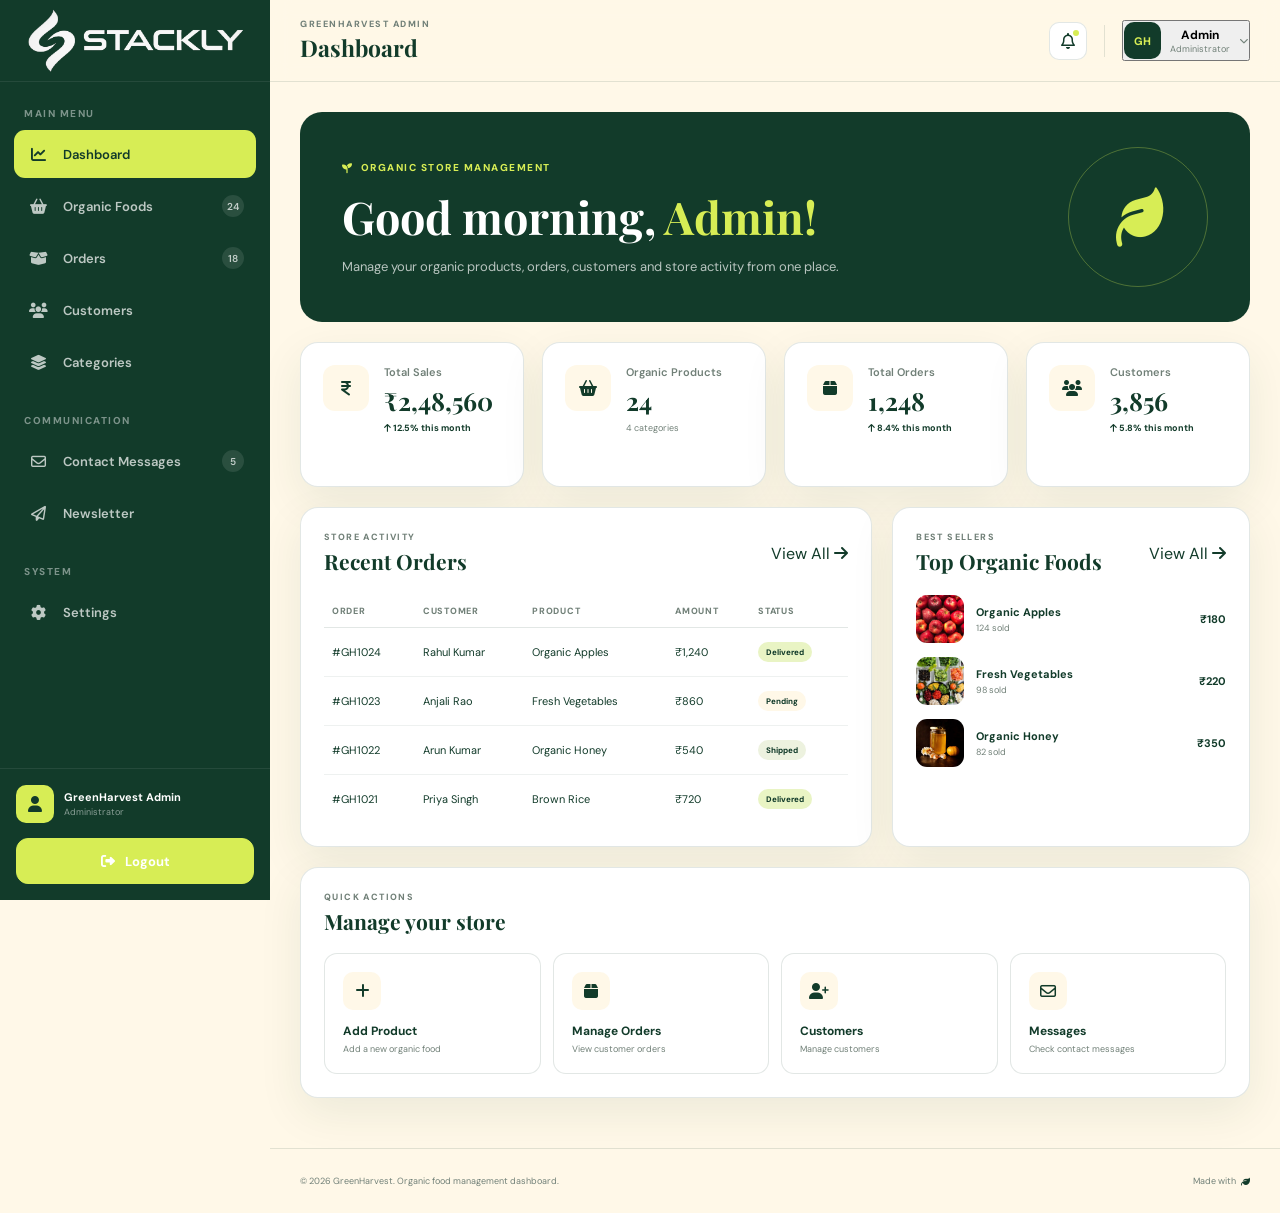
<file: admin.html>
<!DOCTYPE html>
<html lang="en">
<head>

    <meta charset="UTF-8">
    <meta name="viewport" content="width=device-width, initial-scale=1.0">

    <title>GreenHarvest | Admin Dashboard</title>

    <!-- Google Fonts -->
    <link rel="preconnect" href="https://fonts.googleapis.com">
    <link rel="preconnect" href="https://fonts.gstatic.com" crossorigin>

    <link
        href="https://fonts.googleapis.com/css2?family=DM+Sans:wght@400;500;600;700&family=Playfair+Display:wght@600;700;800&display=swap"
        rel="stylesheet"
    >

    <!-- Font Awesome -->
    <link
        rel="stylesheet"
        href="https://cdnjs.cloudflare.com/ajax/libs/font-awesome/6.5.2/css/all.min.css"
    >

    <!-- AOS -->
    <link
        rel="stylesheet"
        href="https://unpkg.com/aos@2.3.4/dist/aos.css"
    >

    <!-- Admin CSS -->
    <link rel="stylesheet" href="css/admin.css">

</head>


<body>

<div class="admin-layout">


    <!-- =====================================
         SIDEBAR OVERLAY
    ====================================== -->

    <div
        class="sidebar-overlay"
        id="sidebarOverlay">
    </div>


    <!-- =====================================
         SIDEBAR
    ====================================== -->

    <aside
        class="sidebar"
        id="sidebar">


        <!-- SIDEBAR TOP -->

        <div class="sidebar-top">

            <a
                href="#dashboard"
                class="logo"
                aria-label="GreenHarvest Home">

                <img
                    src="assets/imglogo.webp"
                    alt="GreenHarvest Logo"
                    class="logo-image">

            </a>


            <!-- CLOSE SIDEBAR -->

            <button
                type="button"
                class="sidebar-close"
                id="sidebarClose"
                aria-label="Close sidebar"
                title="Close sidebar">

                <i class="fa-solid fa-xmark"></i>

            </button>

        </div>



        <!-- =====================================
             NAVIGATION
        ====================================== -->

        <nav class="sidebar-nav">

            <p class="nav-title">
                MAIN MENU
            </p>


            <!-- DASHBOARD -->

            <a
                href="#dashboard"
                class="nav-link active"
                data-section="dashboard">

                <span class="nav-icon">
                    <i class="fa-solid fa-chart-line"></i>
                </span>

                <span>Dashboard</span>

            </a>


            <!-- PRODUCTS -->

            <a
                href="#products"
                class="nav-link"
                data-section="products">

                <span class="nav-icon">
                    <i class="fa-solid fa-basket-shopping"></i>
                </span>

                <span>Organic Foods</span>

                <span class="nav-count">
                    24
                </span>

            </a>


            <!-- ORDERS -->

            <a
                href="#orders"
                class="nav-link"
                data-section="orders">

                <span class="nav-icon">
                    <i class="fa-solid fa-box-open"></i>
                </span>

                <span>Orders</span>

                <span class="nav-count">
                    18
                </span>

            </a>


            <!-- CUSTOMERS -->

            <a
                href="#customers"
                class="nav-link"
                data-section="customers">

                <span class="nav-icon">
                    <i class="fa-solid fa-users"></i>
                </span>

                <span>Customers</span>

            </a>


            <!-- CATEGORIES -->

            <a
                href="#categories"
                class="nav-link"
                data-section="categories">

                <span class="nav-icon">
                    <i class="fa-solid fa-layer-group"></i>
                </span>

                <span>Categories</span>

            </a>


            <p class="nav-title second-title">
                COMMUNICATION
            </p>


            <!-- MESSAGES -->

            <a
                href="#messages"
                class="nav-link"
                data-section="messages">

                <span class="nav-icon">
                    <i class="fa-regular fa-envelope"></i>
                </span>

                <span>Contact Messages</span>

                <span class="nav-count message-count">
                    5
                </span>

            </a>


            <!-- NEWSLETTER -->

            <a
                href="#newsletter"
                class="nav-link"
                data-section="newsletter">

                <span class="nav-icon">
                    <i class="fa-regular fa-paper-plane"></i>
                </span>

                <span>Newsletter</span>

            </a>


            <p class="nav-title second-title">
                SYSTEM
            </p>


            <!-- SETTINGS -->

            <a
                href="#settings"
                class="nav-link"
                data-section="settings">

                <span class="nav-icon">
                    <i class="fa-solid fa-gear"></i>
                </span>

                <span>Settings</span>

            </a>

        </nav>



        <!-- =====================================
             SIDEBAR BOTTOM
        ====================================== -->

        <div class="sidebar-bottom">


            <div class="admin-mini-profile">

                <div class="profile-avatar">
                    <i class="fa-solid fa-user"></i>
                </div>

                <div class="profile-info">

                    <strong>
                        GreenHarvest Admin
                    </strong>

                    <small>
                        Administrator
                    </small>

                </div>

            </div>


            <!-- LOGOUT -->

            <button
                type="button"
                class="logout-button"
                id="logoutButton"
                title="Logout"
                aria-label="Logout"
                onclick="window.location.href='login.html'">

                <i class="fa-solid fa-right-from-bracket"></i>

                Logout

            </button>

        </div>

    </aside>



    <!-- =====================================
         MAIN CONTENT
    ====================================== -->

    <main class="main-content">


        <!-- =================================
             HEADER
        ================================== -->

        <header class="dashboard-header">


            <div class="header-left">


                <!-- MOBILE MENU -->

                <button
                    type="button"
                    class="menu-toggle"
                    id="menuToggle"
                    aria-label="Open sidebar"
                    title="Open sidebar">

                    <i class="fa-solid fa-bars"></i>

                </button>


                <div class="page-heading">

                    <span id="headerEyebrow">
                        GREENHARVEST ADMIN
                    </span>

                    <h1 id="pageTitle">
                        Dashboard
                    </h1>

                </div>

            </div>



            <!-- HEADER RIGHT -->

            <div class="header-right">


                <!-- NOTIFICATIONS -->

                <button
                    type="button"
                    class="header-icon"
                    aria-label="Notifications"
                    title="Notifications"
                    onclick="window.location.href='404.html'">

                    <i class="fa-regular fa-bell"></i>

                    <span class="notification-dot"></span>

                </button>


                <div class="header-divider"></div>


                <!-- PROFILE -->

                <button
                    type="button"
                    class="header-profile"
                    aria-label="Open admin profile"
                    title="Admin profile"
                    onclick="window.location.href='404.html'">

                    <div class="header-avatar">
                        GH
                    </div>

                    <div class="header-profile-info">

                        <strong>
                            Admin
                        </strong>

                        <small>
                            Administrator
                        </small>

                    </div>

                    <i class="fa-solid fa-chevron-down"></i>

                </button>

            </div>

        </header>



        <!-- =================================
             PAGE CONTENT
        ================================== -->

        <div class="content-wrapper">


            <!-- =================================
                 DASHBOARD SECTION
            ================================== -->

            <section
                class="dashboard-section page-section active-section"
                id="dashboard">


                <!-- WELCOME -->

                <div
                    class="welcome-banner"
                    data-aos="fade-up">


                    <div class="welcome-content">

                        <span class="section-label">

                            <i class="fa-solid fa-seedling"></i>

                            ORGANIC STORE MANAGEMENT

                        </span>


                        <h2>

                            Good morning,

                            <span>
                                Admin!
                            </span>

                        </h2>


                        <p>

                            Manage your organic products, orders,
                            customers and store activity from one place.

                        </p>

                    </div>


                    <div class="welcome-icon">

                        <i class="fa-solid fa-leaf"></i>

                    </div>

                </div>



                <!-- =================================
                     STATS
                ================================== -->

                <div class="stats-grid">


                    <article
                        class="stat-card"
                        data-aos="fade-up"
                        data-aos-delay="100">

                        <div class="stat-icon">

                            <i class="fa-solid fa-indian-rupee-sign"></i>

                        </div>

                        <div class="stat-content">

                            <span>
                                Total Sales
                            </span>

                            <strong>
                                ₹2,48,560
                            </strong>

                            <small class="positive">

                                <i class="fa-solid fa-arrow-up"></i>

                                12.5% this month

                            </small>

                        </div>

                    </article>



                    <article
                        class="stat-card"
                        data-aos="fade-up"
                        data-aos-delay="150">

                        <div class="stat-icon">

                            <i class="fa-solid fa-basket-shopping"></i>

                        </div>

                        <div class="stat-content">

                            <span>
                                Organic Products
                            </span>

                            <strong>
                                24
                            </strong>

                            <small>
                                4 categories
                            </small>

                        </div>

                    </article>



                    <article
                        class="stat-card"
                        data-aos="fade-up"
                        data-aos-delay="200">

                        <div class="stat-icon">

                            <i class="fa-solid fa-box"></i>

                        </div>

                        <div class="stat-content">

                            <span>
                                Total Orders
                            </span>

                            <strong>
                                1,248
                            </strong>

                            <small class="positive">

                                <i class="fa-solid fa-arrow-up"></i>

                                8.4% this month

                            </small>

                        </div>

                    </article>



                    <article
                        class="stat-card"
                        data-aos="fade-up"
                        data-aos-delay="250">

                        <div class="stat-icon">

                            <i class="fa-solid fa-users"></i>

                        </div>

                        <div class="stat-content">

                            <span>
                                Customers
                            </span>

                            <strong>
                                3,856
                            </strong>

                            <small class="positive">

                                <i class="fa-solid fa-arrow-up"></i>

                                5.8% this month

                            </small>

                        </div>

                    </article>

                </div>



                <!-- =================================
                     DASHBOARD GRID
                ================================== -->

                <div class="dashboard-grid">


                    <!-- RECENT ORDERS -->

                    <div
                        class="dashboard-card orders-card"
                        data-aos="fade-right">


                        <div class="card-header">

                            <div>

                                <span class="card-label">
                                    STORE ACTIVITY
                                </span>

                                <h3>
                                    Recent Orders
                                </h3>

                            </div>


                            <a
                                href="404.html"
                                class="view-all">

                                View All

                                <i class="fa-solid fa-arrow-right"></i>

                            </a>

                        </div>



                        <div class="table-wrap">

                            <table>

                                <thead>

                                    <tr>

                                        <th>
                                            Order
                                        </th>

                                        <th>
                                            Customer
                                        </th>

                                        <th>
                                            Product
                                        </th>

                                        <th>
                                            Amount
                                        </th>

                                        <th>
                                            Status
                                        </th>

                                    </tr>

                                </thead>


                                <tbody>


                                    <tr>

                                        <td>#GH1024</td>

                                        <td>Rahul Kumar</td>

                                        <td>Organic Apples</td>

                                        <td>₹1,240</td>

                                        <td>

                                            <span class="status delivered">
                                                Delivered
                                            </span>

                                        </td>

                                    </tr>


                                    <tr>

                                        <td>#GH1023</td>

                                        <td>Anjali Rao</td>

                                        <td>Fresh Vegetables</td>

                                        <td>₹860</td>

                                        <td>

                                            <span class="status pending">
                                                Pending
                                            </span>

                                        </td>

                                    </tr>


                                    <tr>

                                        <td>#GH1022</td>

                                        <td>Arun Kumar</td>

                                        <td>Organic Honey</td>

                                        <td>₹540</td>

                                        <td>

                                            <span class="status shipped">
                                                Shipped
                                            </span>

                                        </td>

                                    </tr>


                                    <tr>

                                        <td>#GH1021</td>

                                        <td>Priya Singh</td>

                                        <td>Brown Rice</td>

                                        <td>₹720</td>

                                        <td>

                                            <span class="status delivered">
                                                Delivered
                                            </span>

                                        </td>

                                    </tr>


                                </tbody>

                            </table>

                        </div>

                    </div>



                    <!-- =================================
                         TOP PRODUCTS
                    ================================== -->

                    <div
                        class="dashboard-card"
                        data-aos="fade-left">


                        <div class="card-header">

                            <div>

                                <span class="card-label">
                                    BEST SELLERS
                                </span>

                                <h3>
                                    Top Organic Foods
                                </h3>

                            </div>


                            <a
                                href="404.html"
                                class="view-all">

                                View All

                                <i class="fa-solid fa-arrow-right"></i>

                            </a>

                        </div>



                        <div class="mini-products">


                            <div class="mini-product">

                                <img
                                    src="assets/f6.webp"
                                    alt="Organic apples">

                                <div>

                                    <strong>
                                        Organic Apples
                                    </strong>

                                    <small>
                                        124 sold
                                    </small>

                                </div>

                                <b>
                                    ₹180
                                </b>

                            </div>



                            <div class="mini-product">

                                <img
                                    src="assets/f2.webp"
                                    alt="Organic vegetables">

                                <div>

                                    <strong>
                                        Fresh Vegetables
                                    </strong>

                                    <small>
                                        98 sold
                                    </small>

                                </div>

                                <b>
                                    ₹220
                                </b>

                            </div>



                            <div class="mini-product">

                                <img
                                    src="assets/f8.webp"
                                    alt="Organic honey">

                                <div>

                                    <strong>
                                        Organic Honey
                                    </strong>

                                    <small>
                                        82 sold
                                    </small>

                                </div>

                                <b>
                                    ₹350
                                </b>

                            </div>

                        </div>

                    </div>

                </div>



                <!-- =================================
                     QUICK ACTIONS
                ================================== -->

                <div
                    class="quick-actions"
                    data-aos="fade-up">


                    <div class="quick-heading">

                        <span class="card-label">
                            QUICK ACTIONS
                        </span>

                        <h3>
                            Manage your store
                        </h3>

                    </div>



                    <div class="action-grid">


                        <!-- ADD PRODUCT -->

                        <button
                            type="button"
                            class="action-card"
                            data-open-section="products"
                            onclick="window.location.href='404.html'">

                            <span>
                                <i class="fa-solid fa-plus"></i>
                            </span>

                            <strong>
                                Add Product
                            </strong>

                            <small>
                                Add a new organic food
                            </small>

                        </button>



                        <!-- MANAGE ORDERS -->

                        <button
                            type="button"
                            class="action-card"
                            data-open-section="orders"
                            onclick="window.location.href='404.html'">

                            <span>
                                <i class="fa-solid fa-box"></i>
                            </span>

                            <strong>
                                Manage Orders
                            </strong>

                            <small>
                                View customer orders
                            </small>

                        </button>



                        <!-- CUSTOMERS -->

                        <button
                            type="button"
                            class="action-card"
                            data-open-section="customers"
                            onclick="window.location.href='404.html'">

                            <span>
                                <i class="fa-solid fa-user-plus"></i>
                            </span>

                            <strong>
                                Customers
                            </strong>

                            <small>
                                Manage customers
                            </small>

                        </button>



                        <!-- MESSAGES -->

                        <button
                            type="button"
                            class="action-card"
                            data-open-section="messages"
                            onclick="window.location.href='404.html'">

                            <span>
                                <i class="fa-regular fa-envelope"></i>
                            </span>

                            <strong>
                                Messages
                            </strong>

                            <small>
                                Check contact messages
                            </small>

                        </button>

                    </div>

                </div>

            </section>



            <!-- =================================
                 PRODUCTS
            ================================== -->

            <section
                class="page-section"
                id="products">


                <div class="section-top">

                    <div>

                        <span class="section-label">
                            ORGANIC STORE
                        </span>

                        <h2>
                            Organic Foods
                        </h2>

                        <p>
                            Manage your fresh and organic food products.
                        </p>

                    </div>


                    <button
                        type="button"
                        class="primary-btn"
                        id="addProductBtn"
                        onclick="window.location.href='404.html'">

                        <i class="fa-solid fa-plus"></i>

                        Add Product

                    </button>

                </div>



                <div class="products-grid">


                    <!-- PRODUCT 01 -->

                    <article class="product-card">

                        <div class="product-image">

                            <img
                                src="assets/f6.webp"
                                alt="Organic apples">

                            <span class="stock-badge">
                                In Stock
                            </span>

                        </div>


                        <div class="product-info">

                            <span>
                                FRUITS
                            </span>

                            <h3>
                                Organic Apples
                            </h3>

                            <p>
                                Fresh farm-picked organic apples.
                            </p>


                            <div class="product-bottom">

                                <strong>
                                    ₹180 / kg
                                </strong>


                                <button
                                    type="button"
                                    class="small-action"
                                    aria-label="Edit Organic Apples"
                                    title="Edit product"
                                    onclick="window.location.href='404.html'">

                                    <i class="fa-solid fa-pen"></i>

                                </button>

                            </div>

                        </div>

                    </article>



                    <!-- PRODUCT 02 -->

                    <article class="product-card">

                        <div class="product-image">

                            <img
                                src="assets/f9.webp"
                                alt="Organic vegetables">

                            <span class="stock-badge">
                                In Stock
                            </span>

                        </div>


                        <div class="product-info">

                            <span>
                                VEGETABLES
                            </span>

                            <h3>
                                Fresh Vegetables
                            </h3>

                            <p>
                                Seasonal vegetables from local farms.
                            </p>


                            <div class="product-bottom">

                                <strong>
                                    ₹220 / kg
                                </strong>


                                <button
                                    type="button"
                                    class="small-action"
                                    aria-label="Edit Fresh Vegetables"
                                    title="Edit product"
                                    onclick="window.location.href='404.html'">

                                    <i class="fa-solid fa-pen"></i>

                                </button>

                            </div>

                        </div>

                    </article>



                    <!-- PRODUCT 03 -->

                    <article class="product-card">

                        <div class="product-image">

                            <img
                                src="assets/f18.webp"
                                alt="Organic honey">

                            <span class="stock-badge">
                                In Stock
                            </span>

                        </div>


                        <div class="product-info">

                            <span>
                                NATURAL
                            </span>

                            <h3>
                                Organic Honey
                            </h3>

                            <p>
                                Pure natural honey from trusted farms.
                            </p>


                            <div class="product-bottom">

                                <strong>
                                    ₹350 / jar
                                </strong>


                                <button
                                    type="button"
                                    class="small-action"
                                    aria-label="Edit Organic Honey"
                                    title="Edit product"
                                    onclick="window.location.href='404.html'">

                                    <i class="fa-solid fa-pen"></i>

                                </button>

                            </div>

                        </div>

                    </article>



                    <!-- PRODUCT 04 -->

                    <article class="product-card">

                        <div class="product-image">

                            <img
                                src="assets/f22.webp"
                                alt="Organic brown rice">

                            <span class="stock-badge">
                                In Stock
                            </span>

                        </div>


                        <div class="product-info">

                            <span>
                                GRAINS
                            </span>

                            <h3>
                                Brown Rice
                            </h3>

                            <p>
                                Wholesome organic brown rice.
                            </p>


                            <div class="product-bottom">

                                <strong>
                                    ₹160 / kg
                                </strong>


                                <button
                                    type="button"
                                    class="small-action"
                                    aria-label="Edit Brown Rice"
                                    title="Edit product"
                                    onclick="window.location.href='404.html'">

                                    <i class="fa-solid fa-pen"></i>

                                </button>

                            </div>

                        </div>

                    </article>

                </div>

            </section>



            <!-- =================================
                 ORDERS
            ================================== -->

            <section
                class="page-section"
                id="orders">


                <div class="section-top">

                    <div>

                        <span class="section-label">
                            STORE MANAGEMENT
                        </span>

                        <h2>
                            Orders
                        </h2>

                        <p>
                            Track and manage customer orders.
                        </p>

                    </div>


                    <button
                        type="button"
                        class="filter-btn"
                        onclick="window.location.href='404.html'">

                        <i class="fa-solid fa-filter"></i>

                        Filter

                    </button>

                </div>



                <div class="full-card">

                    <div class="table-wrap">

                        <table class="large-table">


                            <thead>

                                <tr>

                                    <th>
                                        Order ID
                                    </th>

                                    <th>
                                        Customer
                                    </th>

                                    <th>
                                        Product
                                    </th>

                                    <th>
                                        Date
                                    </th>

                                    <th>
                                        Amount
                                    </th>

                                    <th>
                                        Status
                                    </th>

                                </tr>

                            </thead>


                            <tbody>


                                <tr>

                                    <td>#GH1024</td>
                                    <td>Rahul Kumar</td>
                                    <td>Organic Apples</td>
                                    <td>22 Sep 2026</td>
                                    <td>₹1,240</td>

                                    <td>

                                        <span class="status delivered">
                                            Delivered
                                        </span>

                                    </td>

                                </tr>


                                <tr>

                                    <td>#GH1023</td>
                                    <td>Anjali Rao</td>
                                    <td>Fresh Vegetables</td>
                                    <td>22 Sep 2026</td>
                                    <td>₹860</td>

                                    <td>

                                        <span class="status pending">
                                            Pending
                                        </span>

                                    </td>

                                </tr>


                                <tr>

                                    <td>#GH1022</td>
                                    <td>Arun Kumar</td>
                                    <td>Organic Honey</td>
                                    <td>21 Sep 2026</td>
                                    <td>₹540</td>

                                    <td>

                                        <span class="status shipped">
                                            Shipped
                                        </span>

                                    </td>

                                </tr>


                                <tr>

                                    <td>#GH1021</td>
                                    <td>Priya Singh</td>
                                    <td>Brown Rice</td>
                                    <td>21 Sep 2026</td>
                                    <td>₹720</td>

                                    <td>

                                        <span class="status delivered">
                                            Delivered
                                        </span>

                                    </td>

                                </tr>


                                <tr>

                                    <td>#GH1020</td>
                                    <td>Vikram Rao</td>
                                    <td>Organic Tomatoes</td>
                                    <td>20 Sep 2026</td>
                                    <td>₹430</td>

                                    <td>

                                        <span class="status cancelled">
                                            Cancelled
                                        </span>

                                    </td>

                                </tr>


                            </tbody>

                        </table>

                    </div>

                </div>

            </section>



            <!-- =================================
                 CUSTOMERS
            ================================== -->

            <section
                class="page-section"
                id="customers">


                <div class="section-top">

                    <div>

                        <span class="section-label">
                            CUSTOMER MANAGEMENT
                        </span>

                        <h2>
                            Customers
                        </h2>

                        <p>
                            View your GreenHarvest customers.
                        </p>

                    </div>

                </div>



                <div class="customers-grid">


                    <div class="customer-card">

                        <div class="customer-avatar">
                            RK
                        </div>

                        <div>

                            <h3>
                                Rahul Kumar
                            </h3>

                            <p>
                                rahul@gmail.com
                            </p>

                        </div>

                        <span class="customer-status">
                            Active
                        </span>

                    </div>



                    <div class="customer-card">

                        <div class="customer-avatar">
                            AR
                        </div>

                        <div>

                            <h3>
                                Anjali Rao
                            </h3>

                            <p>
                                anjali@gmail.com
                            </p>

                        </div>

                        <span class="customer-status">
                            Active
                        </span>

                    </div>



                    <div class="customer-card">

                        <div class="customer-avatar">
                            PK
                        </div>

                        <div>

                            <h3>
                                Priya Kumar
                            </h3>

                            <p>
                                priya@gmail.com
                            </p>

                        </div>

                        <span class="customer-status">
                            Active
                        </span>

                    </div>



                    <div class="customer-card">

                        <div class="customer-avatar">
                            VS
                        </div>

                        <div>

                            <h3>
                                Vikram Singh
                            </h3>

                            <p>
                                vikram@gmail.com
                            </p>

                        </div>

                        <span class="customer-status">
                            Active
                        </span>

                    </div>

                </div>

            </section>



            <!-- =================================
                 CATEGORIES
            ================================== -->

            <section
                class="page-section"
                id="categories">


                <div class="section-top">

                    <div>

                        <span class="section-label">
                            PRODUCT ORGANIZATION
                        </span>

                        <h2>
                            Categories
                        </h2>

                        <p>
                            Manage your organic food categories.
                        </p>

                    </div>

                </div>



                <div class="category-grid">


                    <div class="category-card">

                        <span>
                            <i class="fa-solid fa-apple-whole"></i>
                        </span>

                        <h3>
                            Fresh Fruits
                        </h3>

                        <strong>
                            8 Products
                        </strong>

                    </div>



                    <div class="category-card">

                        <span>
                            <i class="fa-solid fa-carrot"></i>
                        </span>

                        <h3>
                            Vegetables
                        </h3>

                        <strong>
                            7 Products
                        </strong>

                    </div>



                    <div class="category-card">

                        <span>
                            <i class="fa-solid fa-wheat-awn"></i>
                        </span>

                        <h3>
                            Organic Grains
                        </h3>

                        <strong>
                            5 Products
                        </strong>

                    </div>



                    <div class="category-card">

                        <span>
                            <i class="fa-solid fa-jar"></i>
                        </span>

                        <h3>
                            Natural Foods
                        </h3>

                        <strong>
                            4 Products
                        </strong>

                    </div>

                </div>

            </section>



            <!-- =================================
                 CONTACT MESSAGES
            ================================== -->

            <section
                class="page-section"
                id="messages">


                <div class="section-top">

                    <div>

                        <span class="section-label">
                            CONTACT CENTER
                        </span>

                        <h2>
                            Contact Messages
                        </h2>

                        <p>
                            Messages received from your website visitors.
                        </p>

                    </div>


                    <span class="message-total">
                        5 New Messages
                    </span>

                </div>



                <div class="messages-grid">


                    <!-- MESSAGE 01 -->

                    <article class="message-card unread">


                        <div class="message-top">

                            <div class="message-avatar">
                                RK
                            </div>

                            <div>

                                <h3>
                                    Rahul Kumar
                                </h3>

                                <small>
                                    rahul@gmail.com
                                </small>

                            </div>

                            <span>
                                Today
                            </span>

                        </div>


                        <h4>
                            Question about organic delivery
                        </h4>


                        <p>
                            Hi GreenHarvest, I would like to know
                            about your delivery options for Hyderabad.
                        </p>


                        <div class="message-actions">


                            <button
                                type="button"
                                class="reply-btn"
                                onclick="window.location.href='404.html'">

                                <i class="fa-solid fa-reply"></i>

                                Reply

                            </button>


                            <button
                                type="button"
                                class="delete-btn"
                                aria-label="Delete message"
                                title="Delete message"
                                onclick="window.location.href='404.html'">

                                <i class="fa-regular fa-trash-can"></i>

                            </button>

                        </div>

                    </article>



                    <!-- MESSAGE 02 -->

                    <article class="message-card unread">


                        <div class="message-top">

                            <div class="message-avatar">
                                AS
                            </div>

                            <div>

                                <h3>
                                    Anjali Sharma
                                </h3>

                                <small>
                                    anjali@gmail.com
                                </small>

                            </div>

                            <span>
                                Today
                            </span>

                        </div>


                        <h4>
                            Bulk organic vegetables
                        </h4>


                        <p>
                            I am interested in purchasing organic
                            vegetables in bulk for my restaurant.
                        </p>


                        <div class="message-actions">


                            <button
                                type="button"
                                class="reply-btn"
                                onclick="window.location.href='404.html'">

                                <i class="fa-solid fa-reply"></i>

                                Reply

                            </button>


                            <button
                                type="button"
                                class="delete-btn"
                                aria-label="Delete message"
                                title="Delete message"
                                onclick="window.location.href='404.html'">

                                <i class="fa-regular fa-trash-can"></i>

                            </button>

                        </div>

                    </article>



                    <!-- MESSAGE 03 -->

                    <article class="message-card">


                        <div class="message-top">

                            <div class="message-avatar">
                                PV
                            </div>

                            <div>

                                <h3>
                                    Priya Verma
                                </h3>

                                <small>
                                    priya@gmail.com
                                </small>

                            </div>

                            <span>
                                Yesterday
                            </span>

                        </div>


                        <h4>
                            Product availability
                        </h4>


                        <p>
                            Is organic brown rice currently available
                            for delivery?
                        </p>


                        <div class="message-actions">


                            <button
                                type="button"
                                class="reply-btn"
                                onclick="window.location.href='404.html'">

                                <i class="fa-solid fa-reply"></i>

                                Reply

                            </button>


                            <button
                                type="button"
                                class="delete-btn"
                                aria-label="Delete message"
                                title="Delete message"
                                onclick="window.location.href='404.html'">

                                <i class="fa-regular fa-trash-can"></i>

                            </button>

                        </div>

                    </article>

                </div>

            </section>



            <!-- =================================
                 NEWSLETTER
            ================================== -->

            <section
                class="page-section"
                id="newsletter">


                <div class="section-top">

                    <div>

                        <span class="section-label">
                            EMAIL MARKETING
                        </span>

                        <h2>
                            Newsletter
                        </h2>

                        <p>
                            Manage your newsletter subscribers.
                        </p>

                    </div>

                </div>



                <div class="newsletter-card">


                    <div class="newsletter-icon">

                        <i class="fa-regular fa-paper-plane"></i>

                    </div>


                    <div>

                        <span>
                            SUBSCRIBERS
                        </span>

                        <h3>
                            2,846
                        </h3>

                        <p>
                            People subscribed to GreenHarvest updates.
                        </p>

                    </div>


                    <button
                        type="button"
                        class="primary-btn"
                        onclick="window.location.href='404.html'">

                        Create Campaign

                    </button>

                </div>

            </section>



            <!-- =================================
                 SETTINGS
            ================================== -->

            <section
                class="page-section"
                id="settings">


                <div class="section-top">

                    <div>

                        <span class="section-label">
                            SYSTEM SETTINGS
                        </span>

                        <h2>
                            Settings
                        </h2>

                        <p>
                            Manage your admin account settings.
                        </p>

                    </div>

                </div>



                <div class="settings-card">


                    <!-- ADMIN PROFILE -->

                    <div class="settings-row">


                        <div class="settings-icon">

                            <i class="fa-solid fa-user"></i>

                        </div>


                        <div>

                            <h3>
                                Admin Profile
                            </h3>

                            <p>
                                Manage your name and account information.
                            </p>

                        </div>


                        <button
                            type="button"
                            class="outline-btn"
                            onclick="window.location.href='404.html'">

                            Edit

                        </button>

                    </div>



                    <!-- PASSWORD -->

                    <div class="settings-row">


                        <div class="settings-icon">

                            <i class="fa-solid fa-lock"></i>

                        </div>


                        <div>

                            <h3>
                                Password & Security
                            </h3>

                            <p>
                                Update your password and security settings.
                            </p>

                        </div>


                        <button
                            type="button"
                            class="outline-btn"
                            onclick="window.location.href='404.html'">

                            Manage

                        </button>

                    </div>



                    <!-- NOTIFICATIONS -->

                    <div class="settings-row">


                        <div class="settings-icon">

                            <i class="fa-solid fa-bell"></i>

                        </div>


                        <div>

                            <h3>
                                Notifications
                            </h3>

                            <p>
                                Control dashboard notification preferences.
                            </p>

                        </div>


                        <label class="switch">

                            <input
                                type="checkbox"
                                checked
                                onchange="window.location.href='404.html'">

                            <span></span>

                        </label>

                    </div>

                </div>

            </section>

        </div>



        <!-- =================================
             FOOTER
        ================================== -->

        <footer class="dashboard-footer">

            <p>
                © 2026 GreenHarvest.
                Organic food management dashboard.
            </p>

            <span>

                Made with

                <i class="fa-solid fa-leaf"></i>

            </span>

        </footer>

    </main>

</div>



<!-- =================================
     AOS
================================= -->

<script src="https://unpkg.com/aos@2.3.4/dist/aos.js"></script>


<!-- =================================
     ADMIN JS
================================= -->

<script src="js/admin.js"></script>


</body>
</html>
</file>
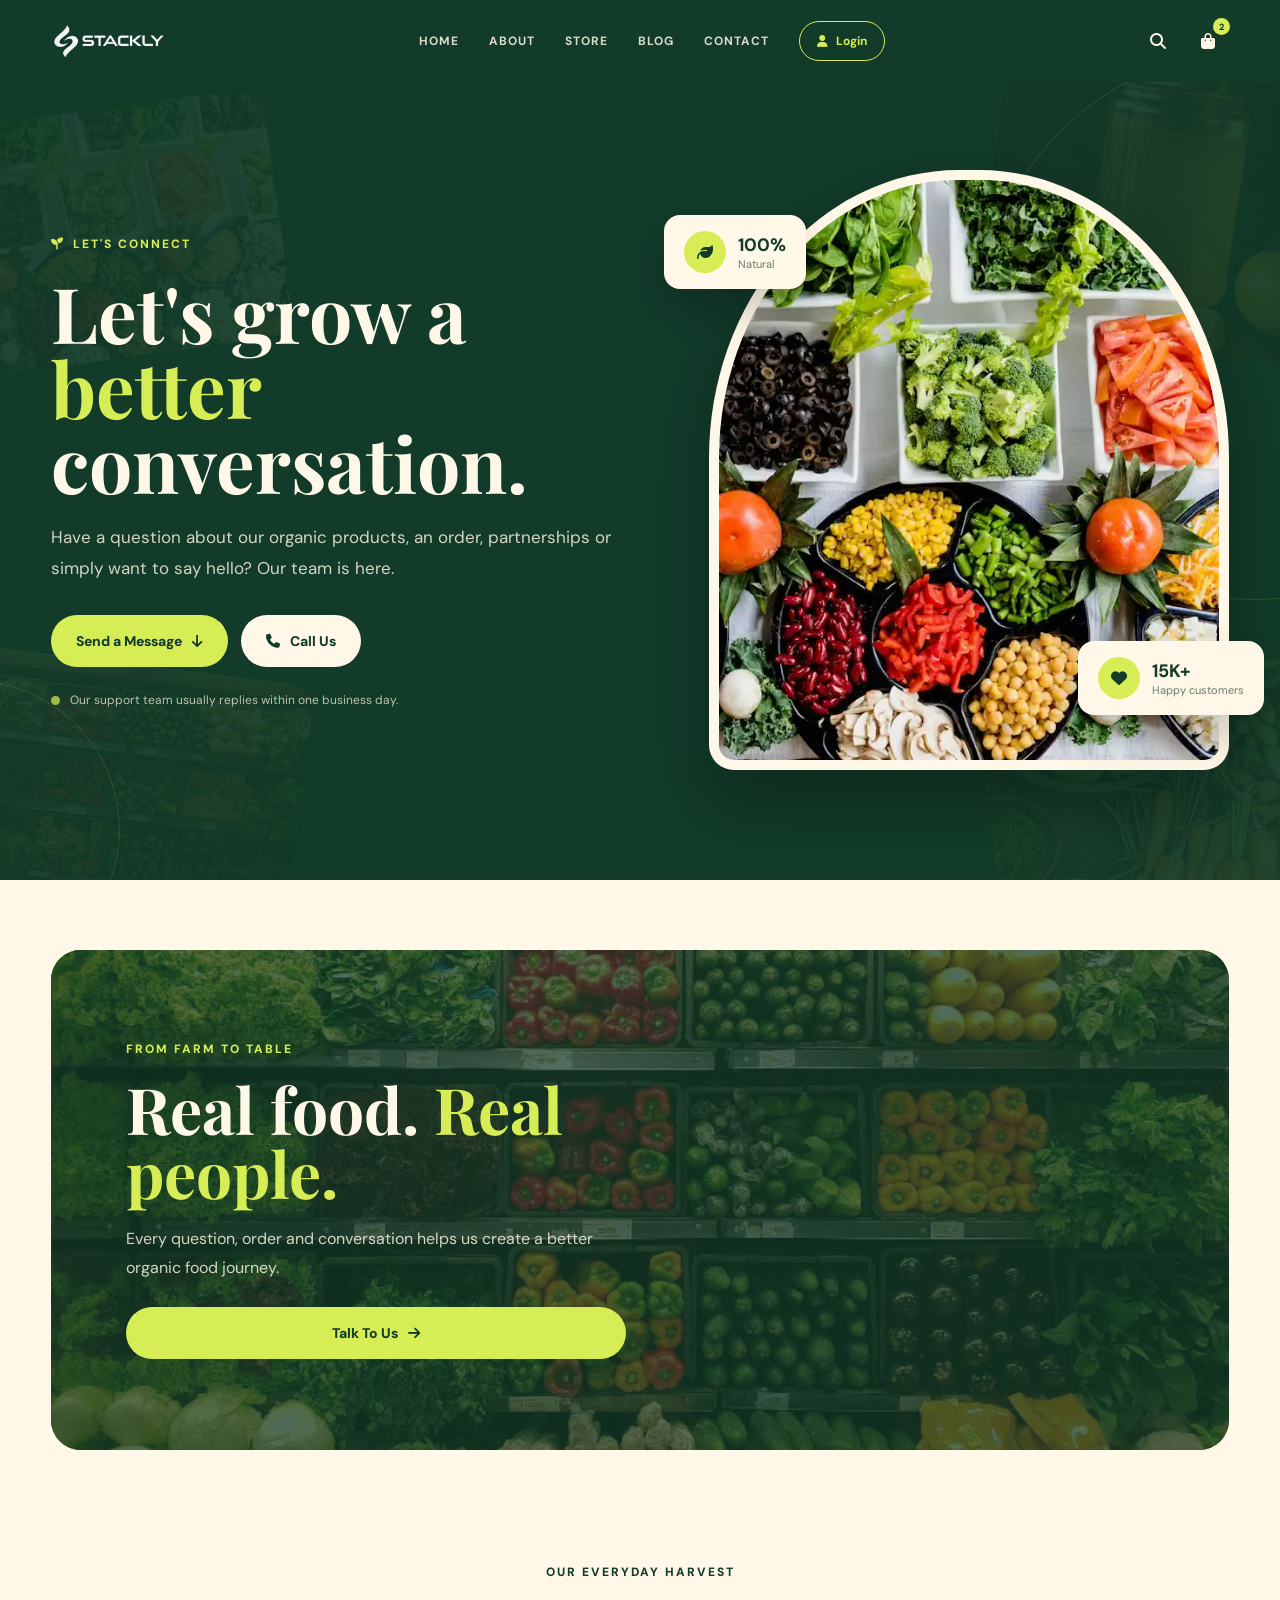
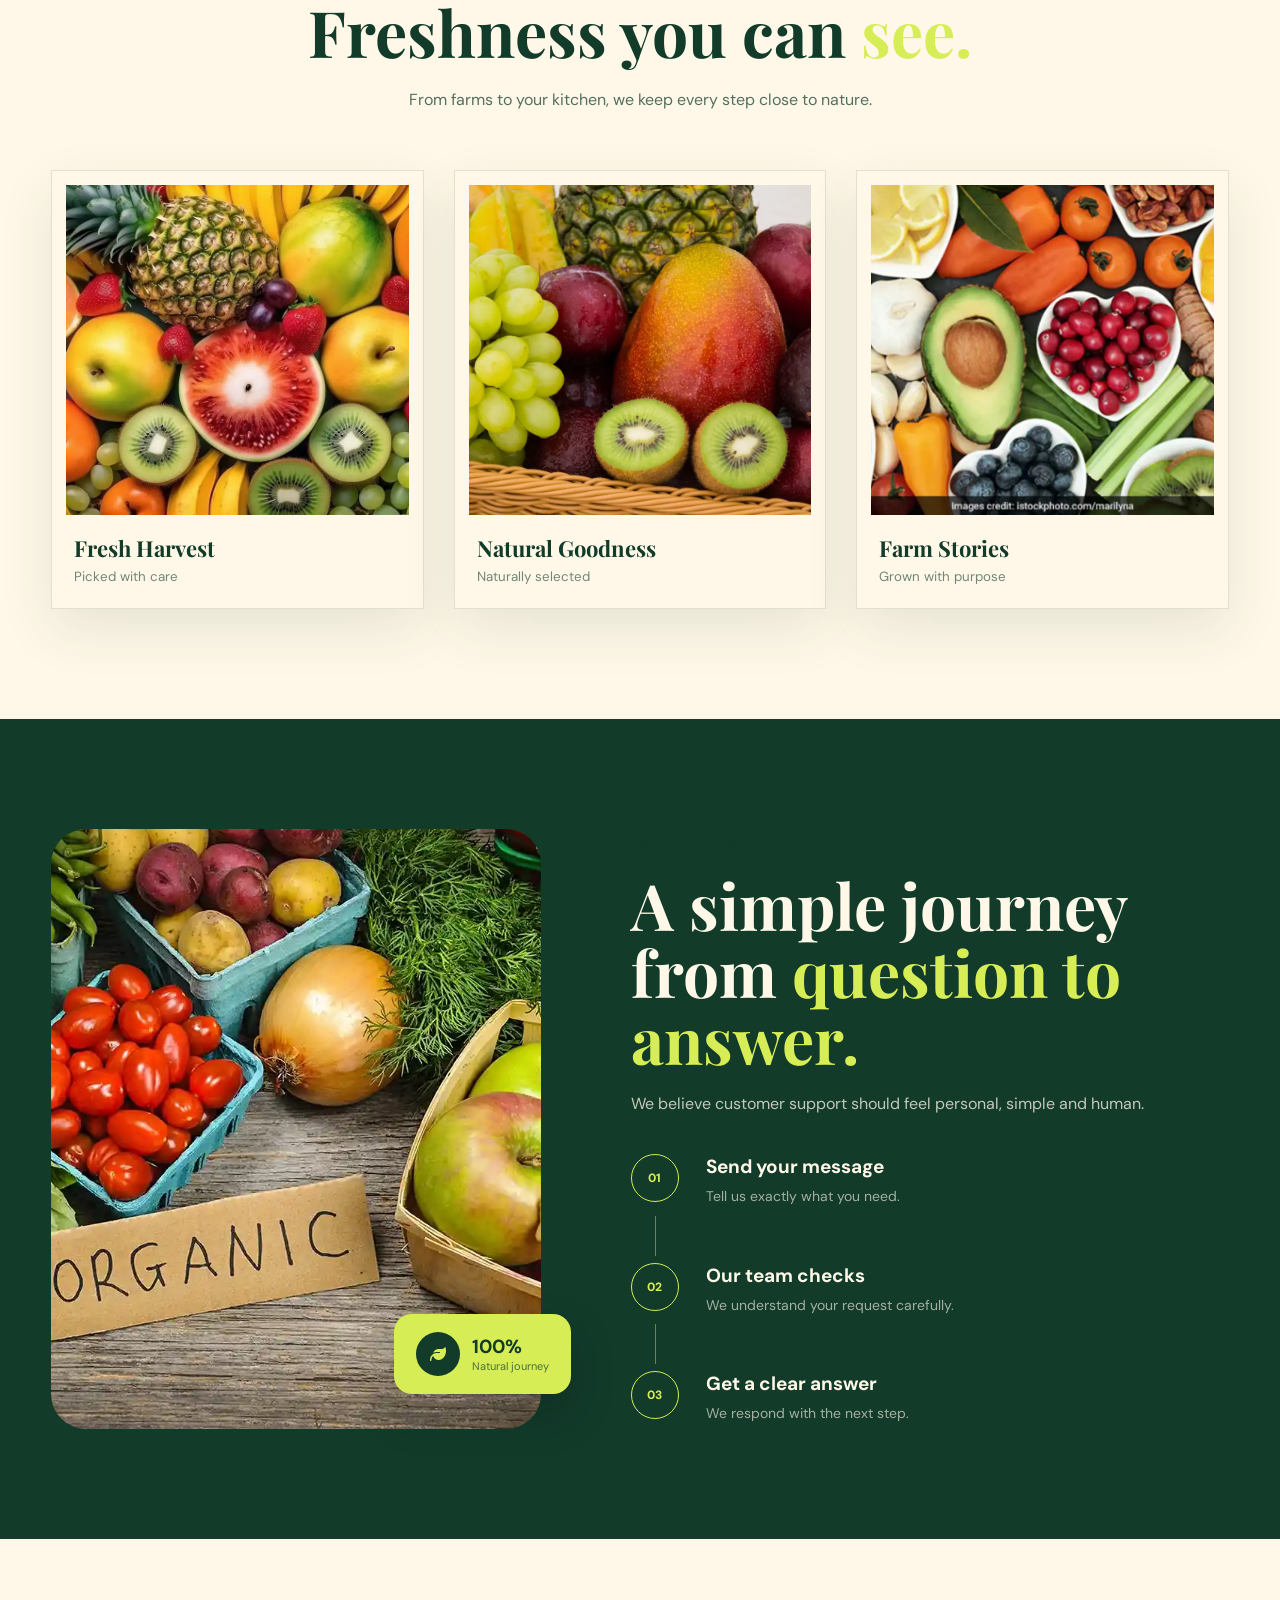
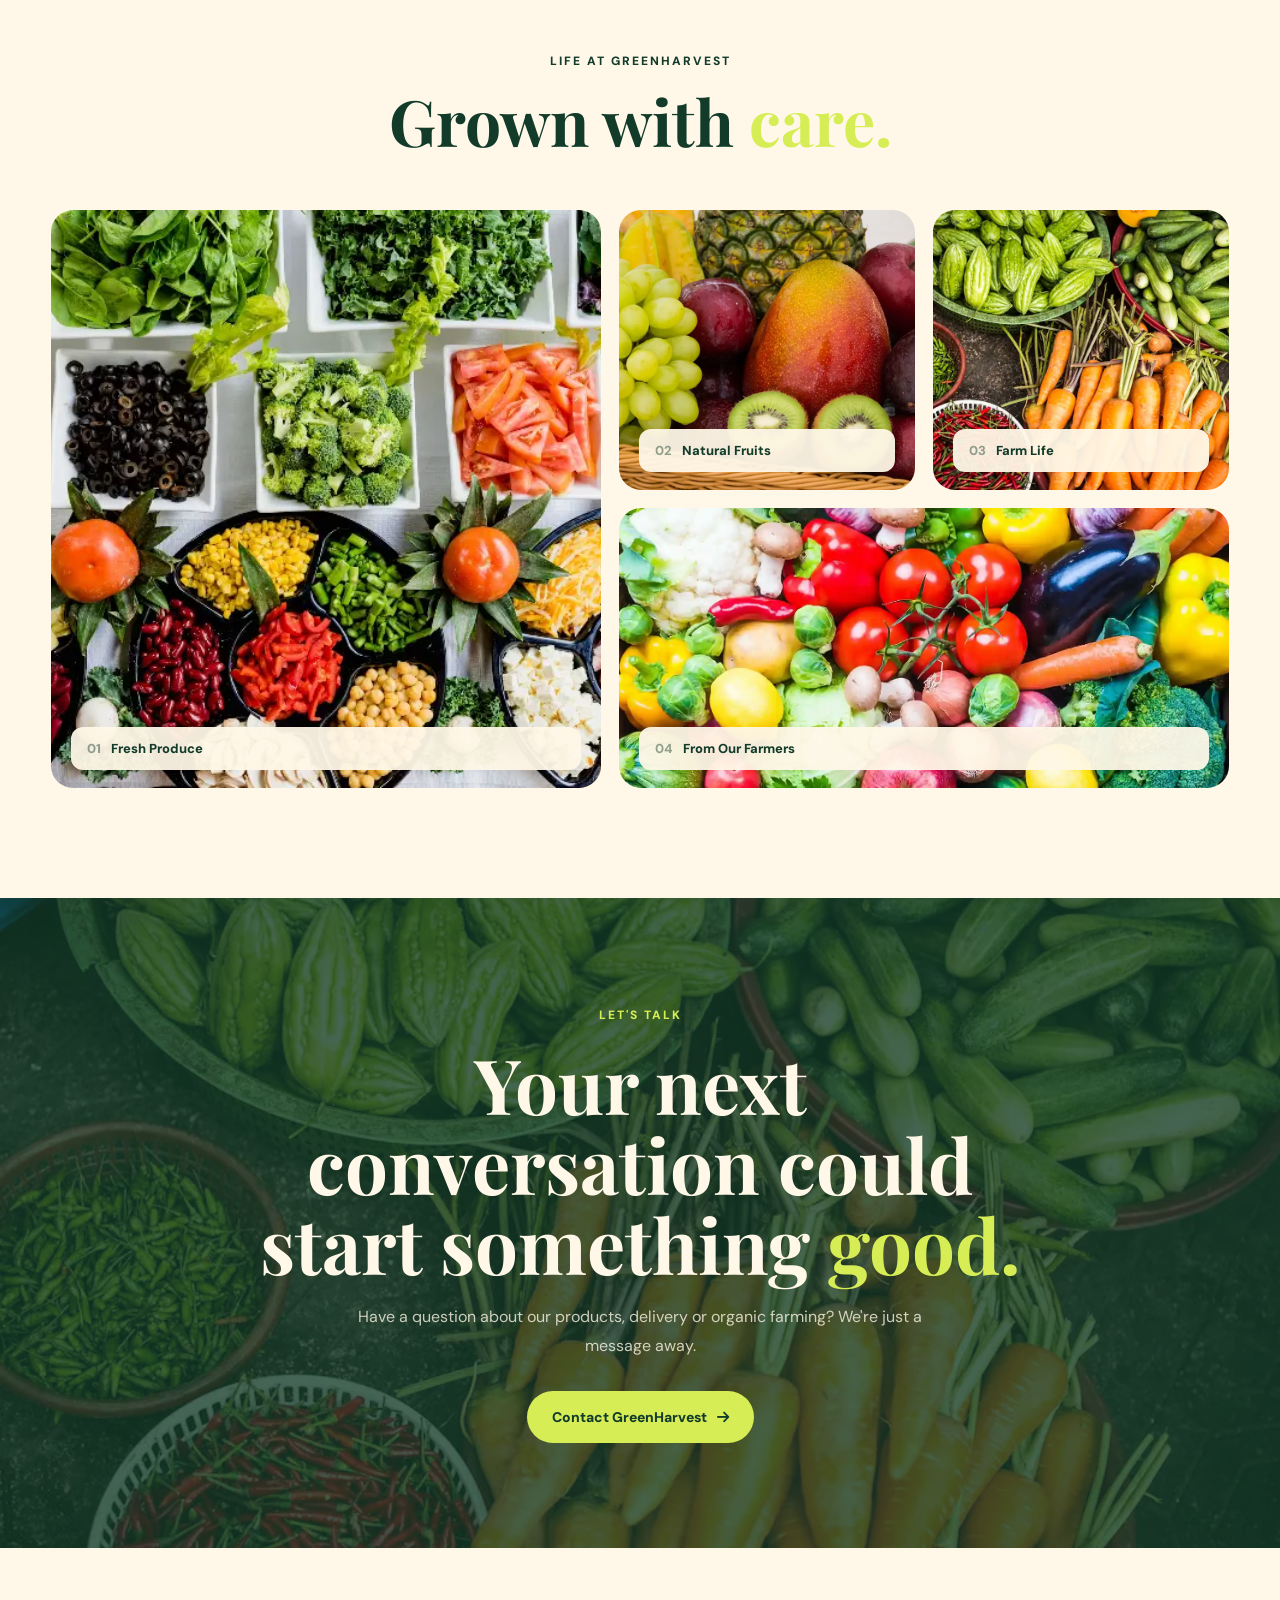
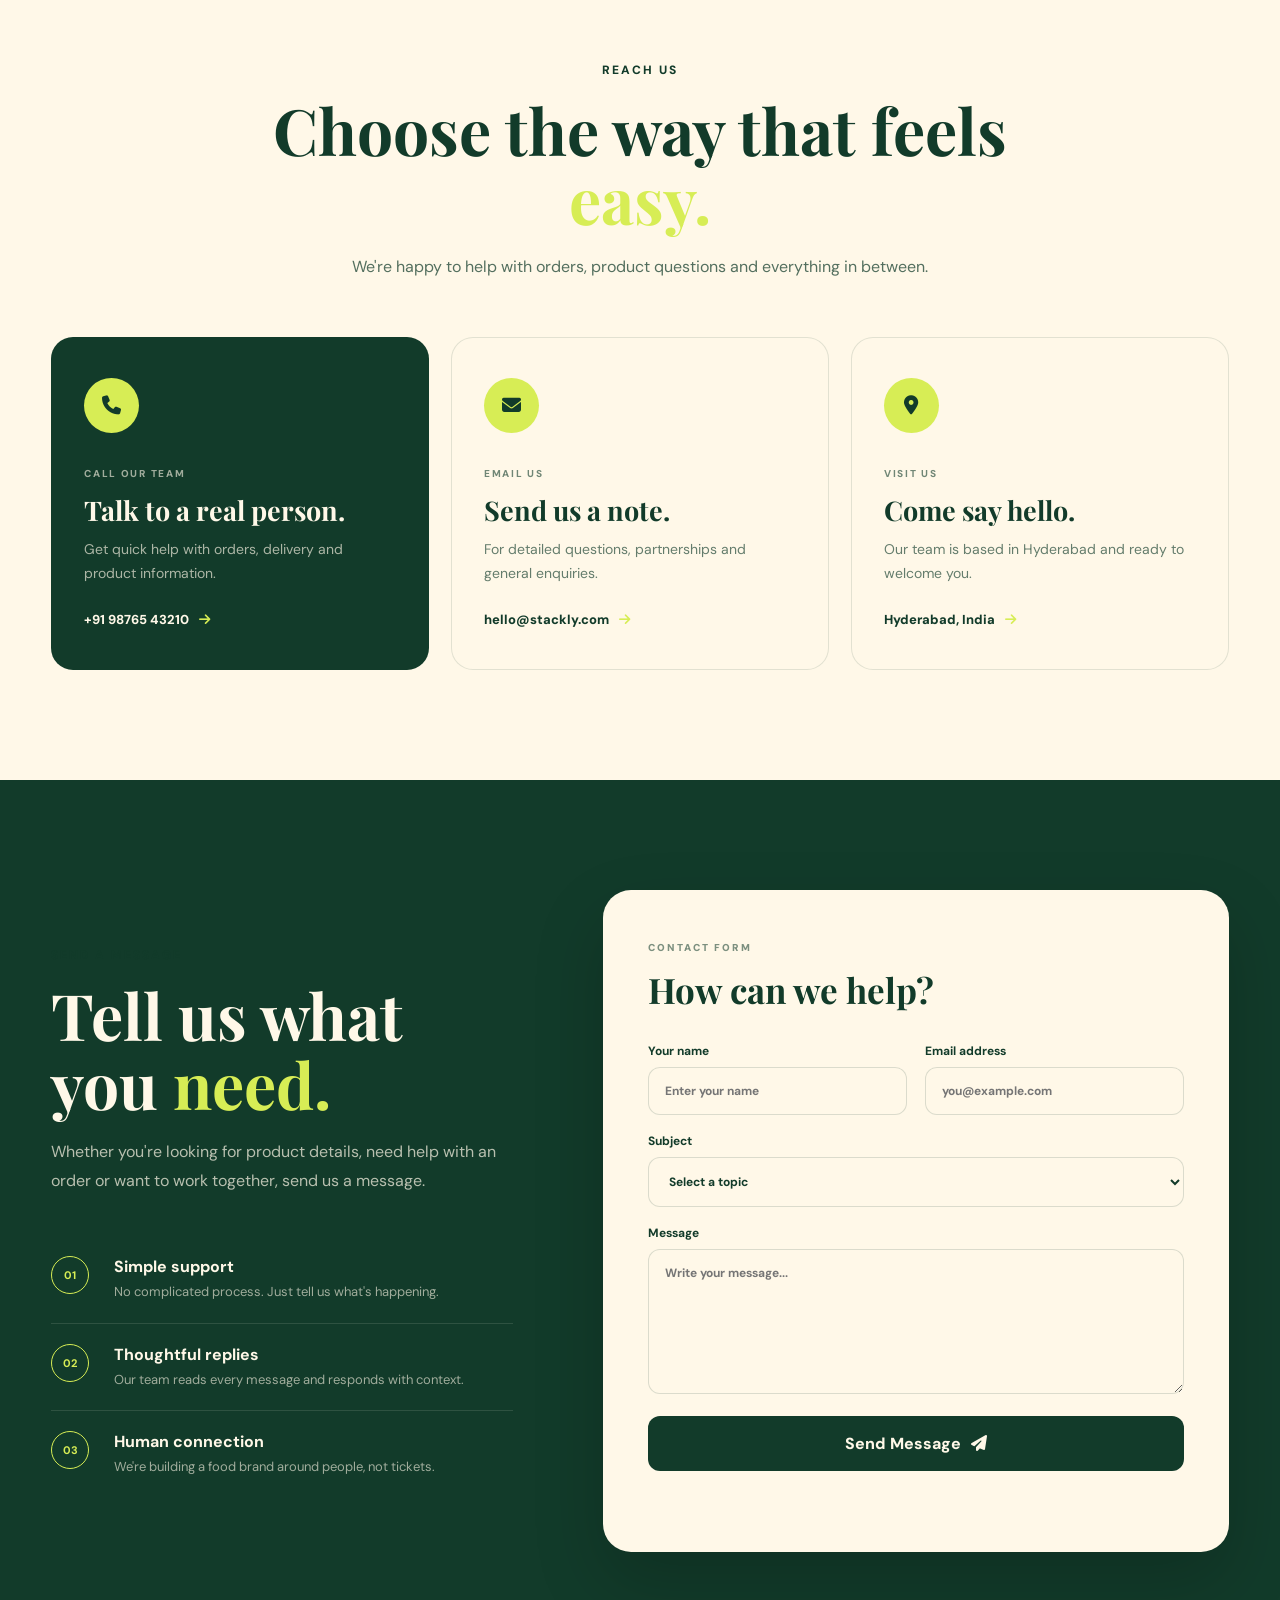
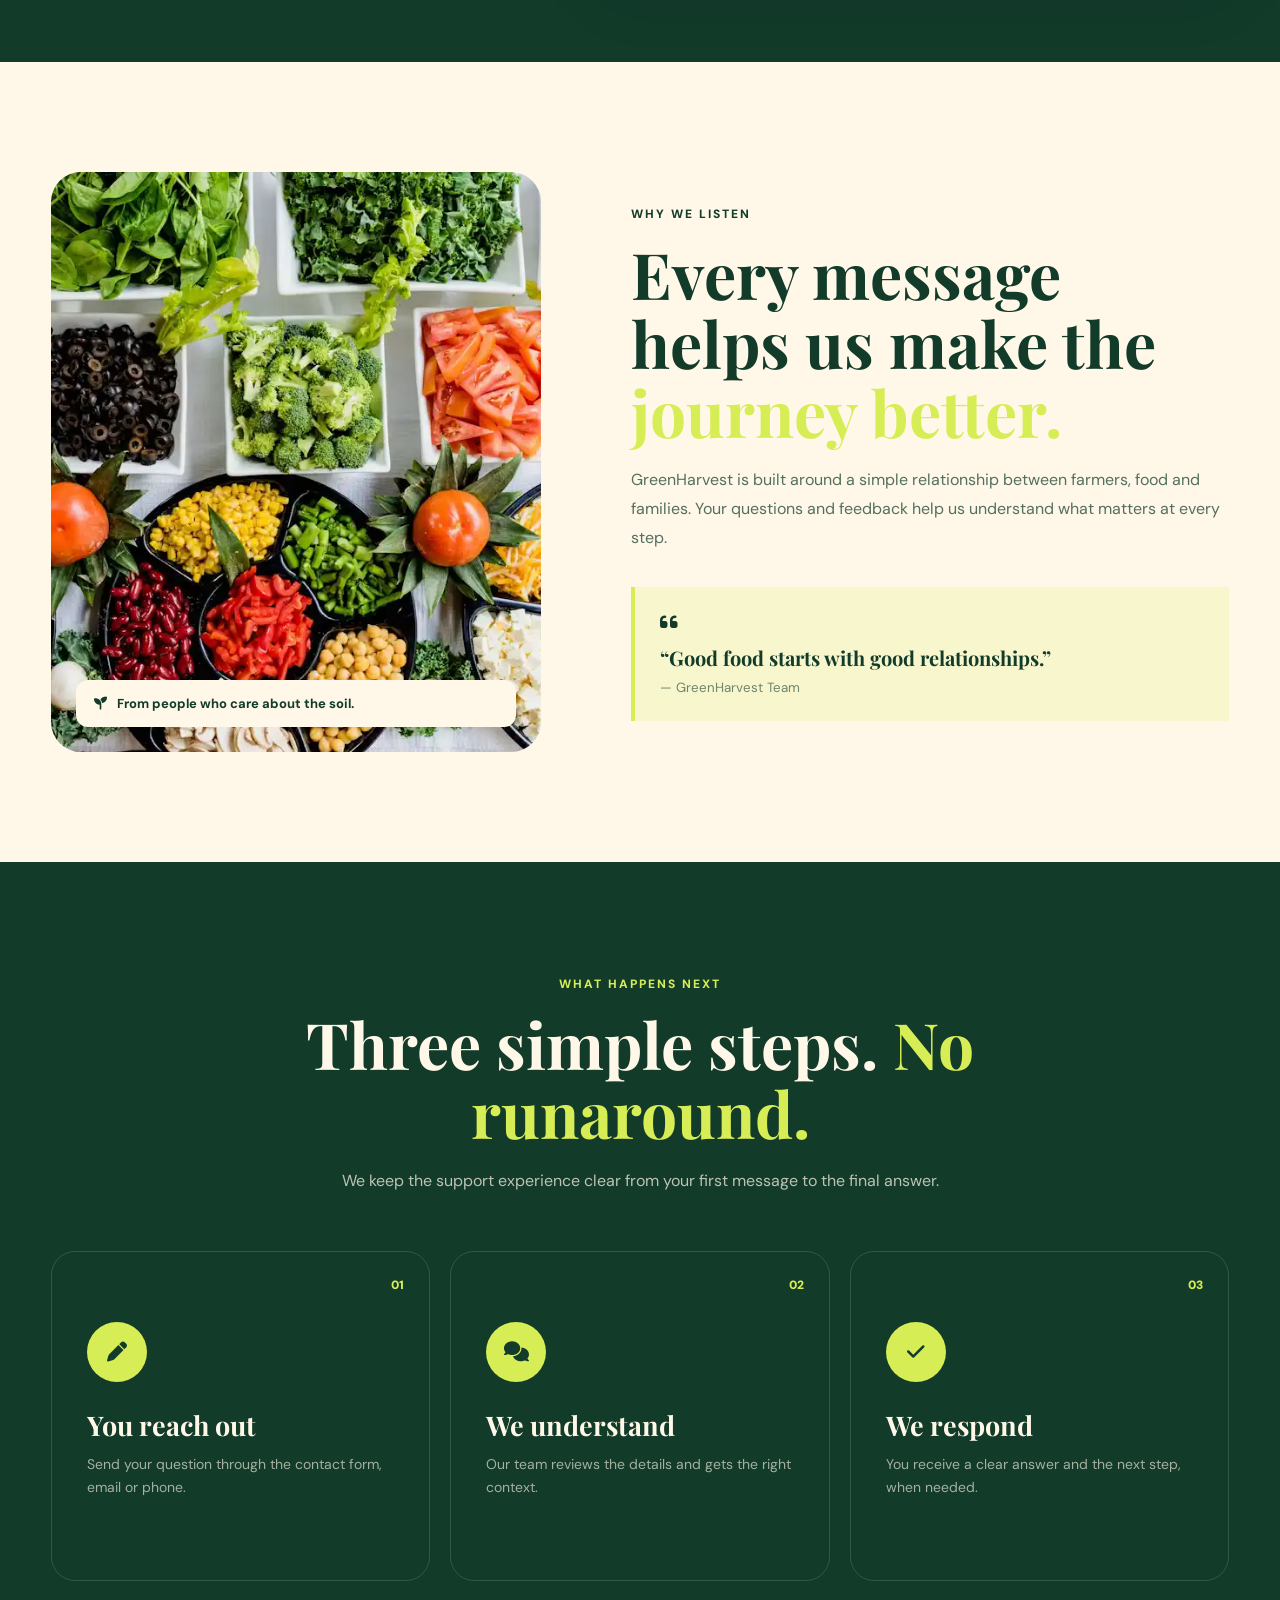
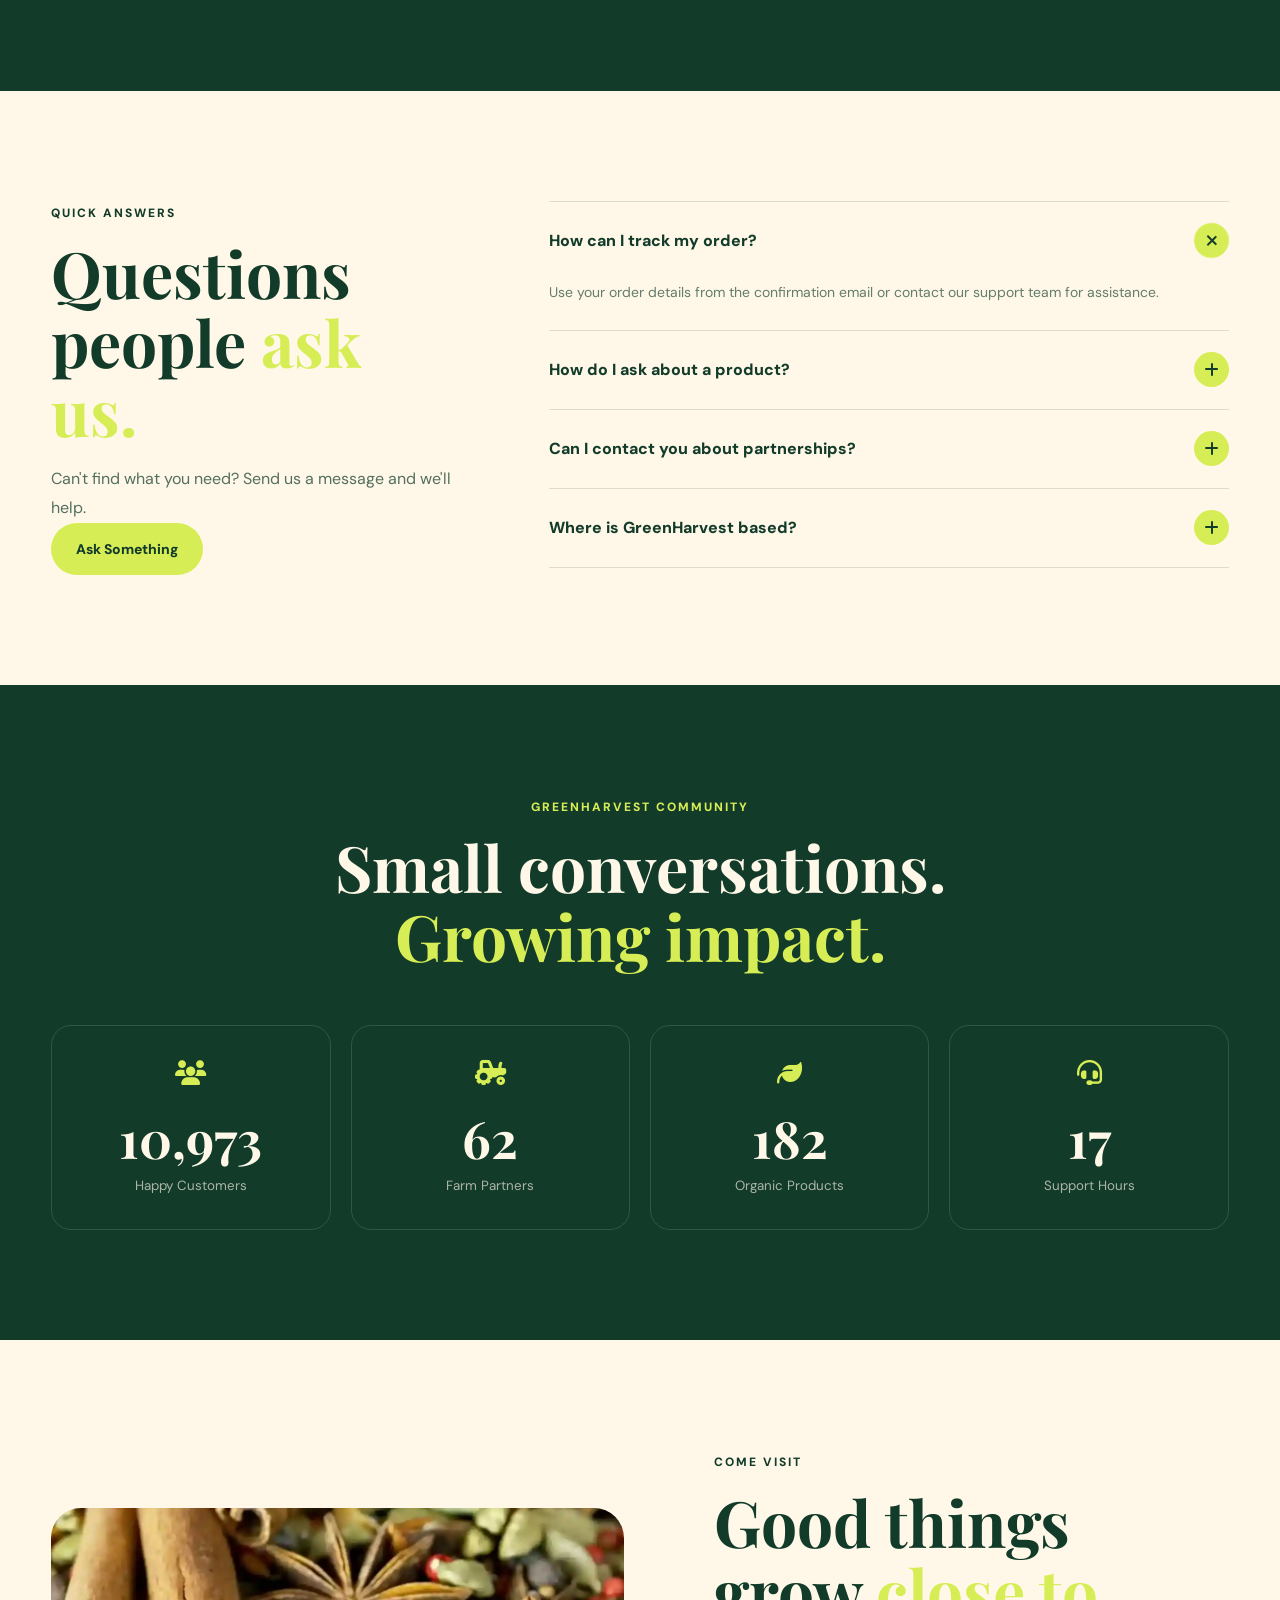
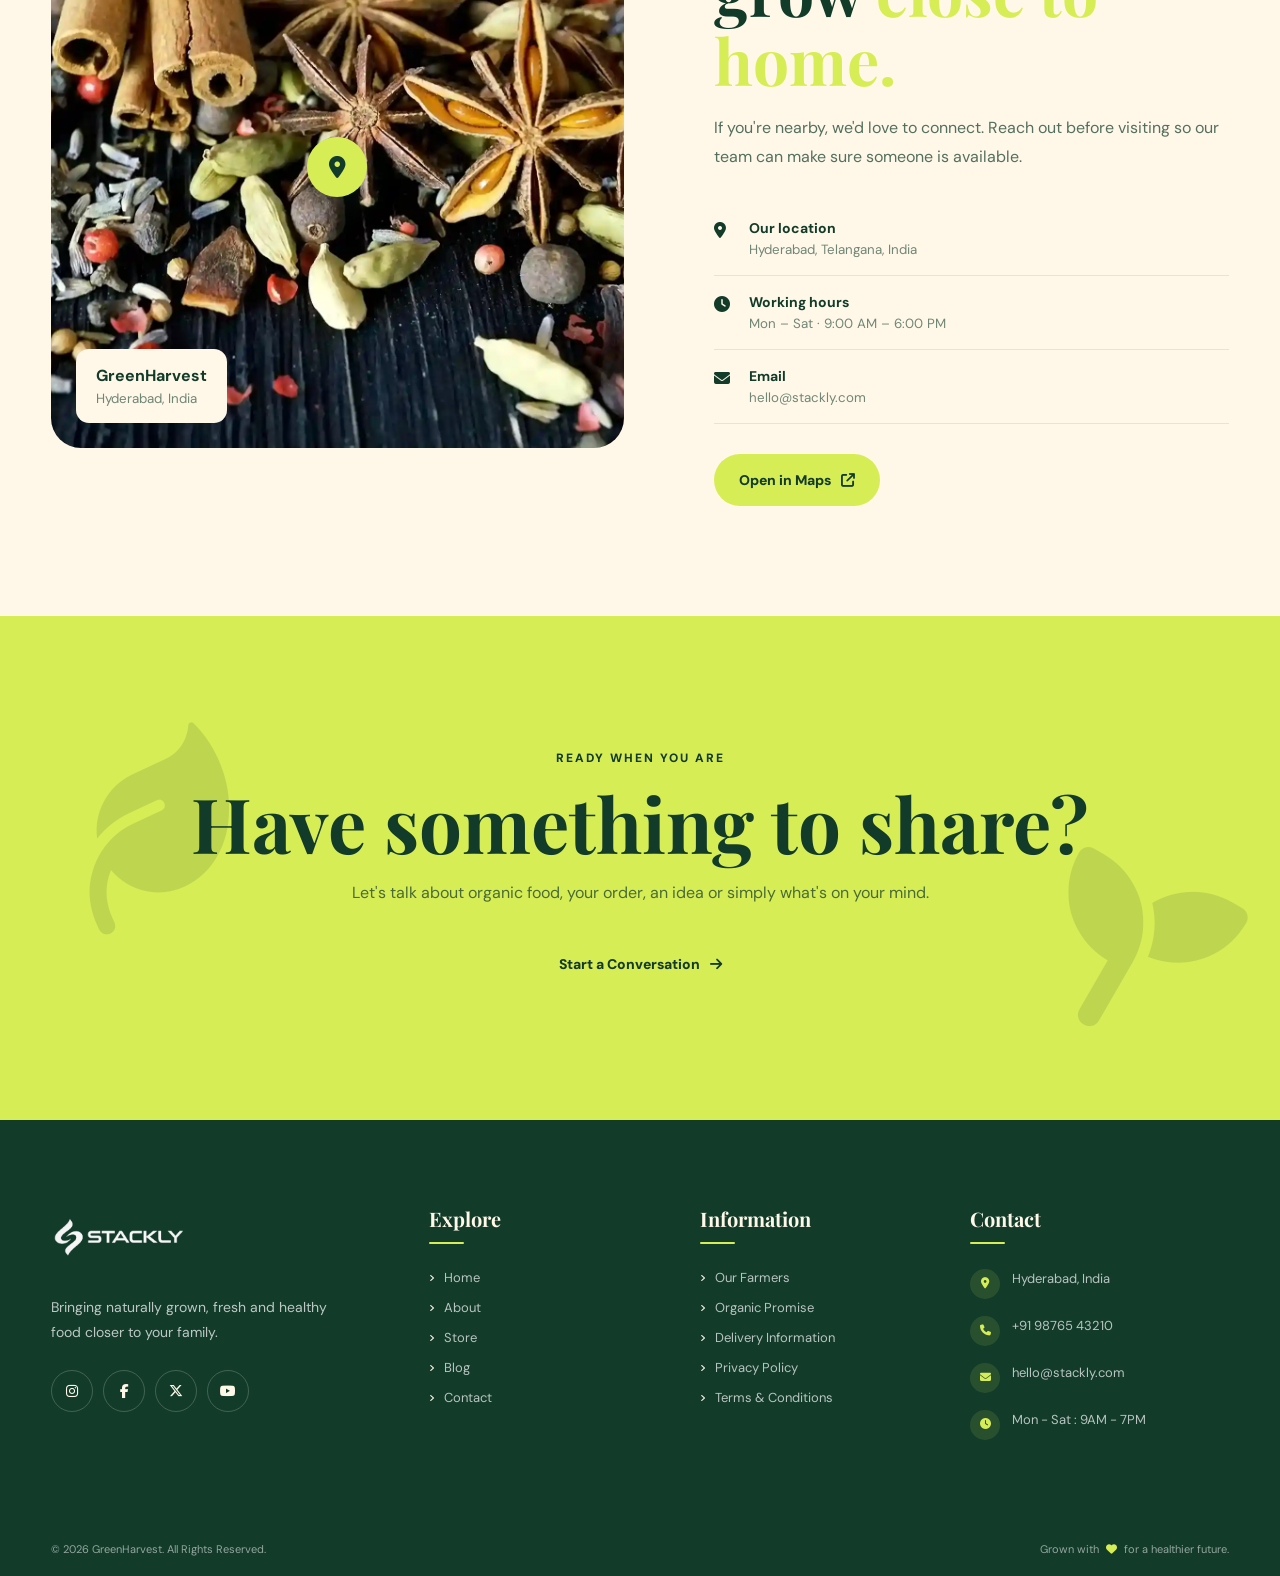
<file: contact.html>
<!DOCTYPE html>
<html lang="en">
<head>
    <meta charset="UTF-8">
    <meta name="viewport" content="width=device-width, initial-scale=1.0">

    <meta name="description"
        content="Contact GreenHarvest Organic Food Store for orders, products, delivery and partnerships.">

    <title>GreenHarvest | Contact Us</title>

    <!-- Google Fonts -->
    <link rel="preconnect" href="https://fonts.googleapis.com">
    <link rel="preconnect" href="https://fonts.gstatic.com" crossorigin>

    <link href="https://fonts.googleapis.com/css2?family=DM+Sans:wght@400;500;600;700&family=Playfair+Display:wght@500;600;700;800&display=swap"
        rel="stylesheet">

    <!-- Font Awesome -->
    <link rel="stylesheet"
        href="https://cdnjs.cloudflare.com/ajax/libs/font-awesome/6.5.2/css/all.min.css">

    <!-- AOS -->
    <link rel="stylesheet"
        href="https://unpkg.com/aos@2.3.4/dist/aos.css">

    <!-- Contact CSS -->
    <link rel="stylesheet" href="css/contact.css">
</head>

<body>

    <!-- ================= PRELOADER ================= -->

    <div class="preloader" id="preloader">
        <div class="loader">
            <span>
                <i class="fa-solid fa-leaf"></i>
            </span>

            <strong>STACKLY</strong>
        </div>
    </div>


    <!-- ================= HEADER ================= -->

    <header class="header" id="header">

        <div class="container nav-wrapper">

           <a href="index.html" class="logo" aria-label="GreenHarvest Home">
    <img src="assets/imglogo.webp" alt="GreenHarvest Logo" class="logo-image">
</a>


            <nav class="navbar" id="navbar" aria-label="Main navigation">

                <a href="index.html" class="nav-link">HOME</a>

                <a href="about.html" class="nav-link">ABOUT</a>

                <a href="store.html" class="nav-link">STORE</a>

                <a href="blog.html" class="nav-link">BLOG</a>

                <a href="contact.html" class="nav-link ">CONTACT</a>

                <a href="login.html" class="nav-login">
                    <i class="fa-solid fa-user"></i>
                    Login
                </a>

            </nav>


            <div class="nav-actions">
<button 
    class="icon-btn search-btn" 
    type="button" 
    title="Search" 
    aria-label="Search"
    onclick="window.location.href='404.html'">

    <i class="fa-solid fa-magnifying-glass"></i>

</button>


<button 
    class="icon-btn cart-btn" 
    type="button" 
    title="Cart" 
    aria-label="Cart"
    onclick="window.location.href='404.html'">

    <i class="fa-solid fa-bag-shopping"></i>

    <span class="cart-count">2</span>

</button>


                <button
                    class="menu-btn"
                    id="menuBtn"
                    type="button"
                    title="Open Menu"
                    aria-label="Open Menu">

                    <i class="fa-solid fa-bars"></i>

                </button>

            </div>

        </div>

    </header>


    <main>


        <!-- ==================================================
             SECTION 1 : CONTACT HERO
        ================================================== -->
<section class="contact-hero">

    <!-- 4 BACKGROUND IMAGES -->
    <div class="hero-bg-images">

        <div class="hero-bg hero-bg-1">
            <img src="assets/f9.webp" alt="" aria-hidden="true">
        </div>

        <div class="hero-bg hero-bg-2">
            <img src="assets/f8.webp" alt="" aria-hidden="true">
        </div>

        <div class="hero-bg hero-bg-3">
            <img src="assets/f1.webp" alt="" aria-hidden="true">
        </div>

        <div class="hero-bg hero-bg-4">
            <img src="assets/f4.webp" alt="" aria-hidden="true">
        </div>

    </div>

    <!-- BACKGROUND OVERLAY -->
    <div class="hero-bg-overlay"></div>

    <div class="orbit orbit-a"></div>
    <div class="orbit orbit-b"></div>

    <div class="container hero-grid">

        <!-- LEFT CONTENT -->
        <div class="hero-content" data-aos="fade-right">

            <span class="eyebrow">

                <i class="fa-solid fa-seedling"></i>

                LET'S CONNECT

            </span>

            <h1>
                Let's grow a
                <span>better</span>
                conversation.
            </h1>

            <p>
                Have a question about our organic products,
                an order, partnerships or simply want to say hello?
                Our team is here.
            </p>

            <div class="hero-actions">

                <a href="404.html" class="btn btn-primary">

                    Send a Message

                    <i class="fa-solid fa-arrow-down"></i>

                </a>

                <a href="tel:+919876543210"
                   class="btn btn-light">

                    <i class="fa-solid fa-phone"></i>

                    Call Us

                </a>

            </div>

            <div class="hero-note">

                <b></b>

                Our support team usually replies within
                one business day.

            </div>

        </div>


        <!-- RIGHT MAIN IMAGE -->
        <div class="hero-visual" data-aos="zoom-in">

            <div class="hero-photo">

                <img
                    src="assets/f9.webp"
                    alt="Fresh organic vegetables">

            </div>


            <!-- FLOAT CARD 1 -->
            <div class="float-card top">

                <i class="fa-solid fa-leaf"></i>

                <div>

                    <strong>100%</strong>

                    <small>Natural</small>

                </div>

            </div>


            <!-- FLOAT CARD 2 -->
            <div class="float-card bottom">

                <i class="fa-solid fa-heart"></i>

                <div>

                    <strong>15K+</strong>

                    <small>Happy customers</small>

                </div>

            </div>

        </div>

    </div>

</section>


        <!-- ==================================================
     IMAGE SECTION 1 : ORGANIC BANNER
================================================== -->

<section class="image-banner-section">

    <div class="container">

        <div class="image-banner" data-aos="zoom-in">

            <img
                src="assets/f1.webp"
                alt="Fresh organic vegetables">

            <div class="image-banner-content">

                <span class="eyebrow">
                    FROM FARM TO TABLE
                </span>

                <h2>
                    Real food.
                    <span>Real people.</span>
                </h2>

                <p>
                    Every question, order and conversation
                    helps us create a better organic food journey.
                </p>

                <a href="404.html" class="btn btn-primary">
                    Talk To Us
                    <i class="fa-solid fa-arrow-right"></i>
                </a>

            </div>

        </div>

    </div>

</section>


<!-- ==================================================
     IMAGE SECTION 2 : POLAROID CARDS
================================================== -->

<section class="section polaroid-section">

    <div class="container">

        <div class="heading center" data-aos="fade-up">

            <span class="eyebrow dark">
                OUR EVERYDAY HARVEST
            </span>

            <h2>
                Freshness you can
                <span>see.</span>
            </h2>

            <p>
                From farms to your kitchen,
                we keep every step close to nature.
            </p>

        </div>


        <div class="polaroid-grid">

            <article
                class="polaroid-card card-one"
                data-aos="fade-right">

                <div class="polaroid-image">

                    <img
                        src="assets/f16.webp"
                        alt="Fresh organic vegetables">

                </div>

                <div class="polaroid-text">

                    <strong>
                        Fresh Harvest
                    </strong>

                    <small>
                        Picked with care
                    </small>

                </div>

            </article>


            <article
                class="polaroid-card card-two"
                data-aos="fade-up"
                data-aos-delay="100">

                <div class="polaroid-image">

                    <img
                        src="assets/f10.webp"
                        alt="Organic fruits">

                </div>

                <div class="polaroid-text">

                    <strong>
                        Natural Goodness
                    </strong>

                    <small>
                        Naturally selected
                    </small>

                </div>

            </article>


            <article
                class="polaroid-card card-three"
                data-aos="fade-left"
                data-aos-delay="200">

                <div class="polaroid-image">

                    <img
                        src="assets/f13.webp"
                        alt="Organic farm produce">

                </div>

                <div class="polaroid-text">

                    <strong>
                        Farm Stories
                    </strong>

                    <small>
                        Grown with purpose
                    </small>

                </div>

            </article>

        </div>

    </div>

</section>


<!-- ==================================================
     IMAGE SECTION 3 : CONTACT JOURNEY
================================================== -->

<section class="section journey-section">

    <div class="container journey-grid">

        <div
            class="journey-image"
            data-aos="fade-right">

            <img
                src="assets/f22.webp"
                alt="Organic farmer in a field">

            <div class="journey-badge">

                <i class="fa-solid fa-leaf"></i>

                <div>

                    <strong>
                        100%
                    </strong>

                    <small>
                        Natural journey
                    </small>

                </div>

            </div>

        </div>


        <div
            class="journey-content"
            data-aos="fade-left">

            <span class="eyebrow dark">
                YOUR MESSAGE MATTERS
            </span>

            <h2>
                A simple journey from
                <span>question to answer.</span>
            </h2>

            <p>
                We believe customer support should feel
                personal, simple and human.
            </p>


            <div class="journey-list">

                <div class="journey-item">

                    <span>
                        01
                    </span>

                    <div>

                        <h3>
                            Send your message
                        </h3>

                        <p>
                            Tell us exactly what you need.
                        </p>

                    </div>

                </div>


                <div class="journey-line"></div>


                <div class="journey-item">

                    <span>
                        02
                    </span>

                    <div>

                        <h3>
                            Our team checks
                        </h3>

                        <p>
                            We understand your request carefully.
                        </p>

                    </div>

                </div>


                <div class="journey-line"></div>


                <div class="journey-item">

                    <span>
                        03
                    </span>

                    <div>

                        <h3>
                            Get a clear answer
                        </h3>

                        <p>
                            We respond with the next step.
                        </p>

                    </div>

                </div>

            </div>

        </div>

    </div>

</section>


<!-- ==================================================
     IMAGE SECTION 4 : ORGANIC GALLERY
================================================== -->

<section class="section gallery-section">

    <div class="container">

        <div class="heading center" data-aos="fade-up">

            <span class="eyebrow dark">
                LIFE AT GREENHARVEST
            </span>

            <h2>
                Grown with
                <span>care.</span>
            </h2>

        </div>


        <div class="organic-gallery">

            <div
                class="gallery-item gallery-large"
                data-aos="fade-right">

                <img
                    src="assets/f2.webp"
                    alt="Organic vegetables">

                <div class="gallery-label">
                    <span>01</span>
                    Fresh Produce
                </div>

            </div>


            <div
                class="gallery-item"
                data-aos="fade-down">

                <img
                    src="assets/f10.webp"
                    alt="Organic fruits">

                <div class="gallery-label">
                    <span>02</span>
                    Natural Fruits
                </div>

            </div>


            <div
                class="gallery-item"
                data-aos="fade-up">

                <img
                    src="assets/f4.webp"
                    alt="Organic farm">

                <div class="gallery-label">
                    <span>03</span>
                    Farm Life
                </div>

            </div>


            <div
                class="gallery-item gallery-wide"
                data-aos="fade-left">

                <img
                    src="assets/f25.webp"
                    alt="Organic farming">

                <div class="gallery-label">
                    <span>04</span>
                    From Our Farmers
                </div>

            </div>

        </div>

    </div>

</section>


<!-- ==================================================
     IMAGE SECTION 5 : BIG CONTACT CTA
================================================== -->

<section class="image-contact-cta">

    <img
        src="assets/f4.webp"
        alt="Organic farm">

    <div class="image-contact-overlay"></div>

    <div
        class="image-contact-content"
        data-aos="zoom-in">

        <span class="eyebrow">
            LET'S TALK
        </span>

        <h2>
            Your next conversation
            could start something
            <span>good.</span>
        </h2>

        <p>
            Have a question about our products,
            delivery or organic farming?
            We're just a message away.
        </p>

        <a
            href="404.html"
            class="btn btn-primary">

            Contact GreenHarvest

            <i class="fa-solid fa-arrow-right"></i>

        </a>

    </div>

</section>

        <!-- ==================================================
             SECTION 2 : CONTACT METHODS
        ================================================== -->

        <section class="section info-section">

            <div class="container">

                <div class="heading center"
                    data-aos="fade-up">

                    <span class="eyebrow dark">
                        REACH US
                    </span>

                    <h2>
                        Choose the way that feels
                        <span>easy.</span>
                    </h2>

                    <p>
                        We're happy to help with orders,
                        product questions and everything in between.
                    </p>

                </div>


                <div class="info-grid">

                    <article
                        class="info-card dark-card"
                        data-aos="fade-up">

                        <div class="round-icon">
                            <i class="fa-solid fa-phone"></i>
                        </div>

                        <small>CALL OUR TEAM</small>

                        <h3>
                            Talk to a real person.
                        </h3>

                        <p>
                            Get quick help with orders,
                            delivery and product information.
                        </p>

                        <a href="tel:+919876543210">

                            +91 98765 43210

                            <i class="fa-solid fa-arrow-right"></i>

                        </a>

                    </article>


                    <article
                        class="info-card"
                        data-aos="fade-up"
                        data-aos-delay="100">

                        <div class="round-icon">
                            <i class="fa-solid fa-envelope"></i>
                        </div>

                        <small>EMAIL US</small>

                        <h3>
                            Send us a note.
                        </h3>

                        <p>
                            For detailed questions,
                            partnerships and general enquiries.
                        </p>

                        <a href="mailto:hello@Stackly.com">

                            hello@stackly.com

                            <i class="fa-solid fa-arrow-right"></i>

                        </a>

                    </article>


                    <article
                        class="info-card"
                        data-aos="fade-up"
                        data-aos-delay="200">

                        <div class="round-icon">
                            <i class="fa-solid fa-location-dot"></i>
                        </div>

                        <small>VISIT US</small>

                        <h3>
                            Come say hello.
                        </h3>

                        <p>
                            Our team is based in Hyderabad
                            and ready to welcome you.
                        </p>

                        <a href="404.html">

                            Hyderabad, India

                            <i class="fa-solid fa-arrow-right"></i>

                        </a>

                    </article>

                </div>

            </div>

        </section>


        <!-- ==================================================
             SECTION 3 : CONTACT FORM
        ================================================== -->

        <section
            class="section form-section"
            id="contact-form">

            <div class="container form-grid">

                <div class="form-copy"
                    data-aos="fade-right">

                    <span class="eyebrow dark">
                        SEND A MESSAGE
                    </span>

                    <h2>
                        Tell us what you
                        <span>need.</span>
                    </h2>

                    <p>
                        Whether you're looking for product details,
                        need help with an order or want to work together,
                        send us a message.
                    </p>


                    <div class="points">

                        <div>

                            <b>01</b>

                            <section>

                                <h3>
                                    Simple support
                                </h3>

                                <p>
                                    No complicated process.
                                    Just tell us what's happening.
                                </p>

                            </section>

                        </div>


                        <div>

                            <b>02</b>

                            <section>

                                <h3>
                                    Thoughtful replies
                                </h3>

                                <p>
                                    Our team reads every message
                                    and responds with context.
                                </p>

                            </section>

                        </div>


                        <div>

                            <b>03</b>

                            <section>

                                <h3>
                                    Human connection
                                </h3>

                                <p>
                                    We're building a food brand
                                    around people, not tickets.
                                </p>

                            </section>

                        </div>

                    </div>

                </div>


                <div class="form-box"
                    data-aos="fade-left">

                    <form id="contactForm" novalidate>

                        <span>
                            CONTACT FORM
                        </span>

                        <h3>
                            How can we help?
                        </h3>


                        <div class="fields-two">

                            <label>
                                Your name

                                <input
                                    id="name"
                                    type="text"
                                    placeholder="Enter your name"
                                    required>

                            </label>


                            <label>
                                Email address

                                <input
                                    id="email"
                                    type="email"
                                    placeholder="you@example.com"
                                    required>

                            </label>

                        </div>


                        <label>
                            Subject

                            <select id="subject" required>

                                <option value="">
                                    Select a topic
                                </option>

                                <option>
                                    Order support
                                </option>

                                <option>
                                    Product enquiry
                                </option>

                                <option>
                                    Delivery question
                                </option>

                                <option>
                                    Partnership
                                </option>

                                <option>
                                    General enquiry
                                </option>

                            </select>

                        </label>


                        <label>
                            Message

                            <textarea
                                id="message"
                                rows="6"
                                placeholder="Write your message..."
                                required></textarea>

                        </label>


                        <button
                            class="submit-btn"
                            type="submit">

                            Send Message

                            <i class="fa-solid fa-paper-plane"></i>

                        </button>


                        <p
                            class="form-status"
                            id="formStatus"
                            role="status">
                        </p>

                    </form>

                </div>

            </div>

        </section>


        <!-- ==================================================
             SECTION 4 : STORY
        ================================================== -->

        <section class="section story-section">

            <div class="container story-grid">

                <div class="story-photo"
                    data-aos="fade-right">

                    <img
                        src="assets/f9.webp"
                        alt="Organic farmer working in a field">

                    <div class="caption">

                        <i class="fa-solid fa-seedling"></i>

                        From people who care about the soil.

                    </div>

                </div>


                <div class="story-copy"
                    data-aos="fade-left">

                    <span class="eyebrow dark">
                        WHY WE LISTEN
                    </span>

                    <h2>
                        Every message helps us make
                        the <span>journey better.</span>
                    </h2>

                    <p>
                        GreenHarvest is built around a simple
                        relationship between farmers, food and families.
                        Your questions and feedback help us understand
                        what matters at every step.
                    </p>


                    <div class="quote">

                        <i class="fa-solid fa-quote-left"></i>

                        <strong>
                            “Good food starts with good relationships.”
                        </strong>

                        <small>
                            — GreenHarvest Team
                        </small>

                    </div>

                </div>

            </div>

        </section>


        <!-- ==================================================
             SECTION 5 : PROCESS
        ================================================== -->

        <section class="section process-section">

            <div class="container">

                <div class="heading center"
                    data-aos="fade-up">

                    <span class="eyebrow">
                        WHAT HAPPENS NEXT
                    </span>

                    <h2>
                        Three simple steps.
                        <span>No runaround.</span>
                    </h2>

                    <p>
                        We keep the support experience clear
                        from your first message to the final answer.
                    </p>

                </div>


                <div class="process-grid">

                    <article data-aos="fade-up">

                        <span>01</span>

                        <i class="fa-solid fa-pen"></i>

                        <h3>
                            You reach out
                        </h3>

                        <p>
                            Send your question through
                            the contact form, email or phone.
                        </p>

                    </article>


                    <article
                        data-aos="fade-up"
                        data-aos-delay="100">

                        <span>02</span>

                        <i class="fa-solid fa-comments"></i>

                        <h3>
                            We understand
                        </h3>

                        <p>
                            Our team reviews the details
                            and gets the right context.
                        </p>

                    </article>


                    <article
                        data-aos="fade-up"
                        data-aos-delay="200">

                        <span>03</span>

                        <i class="fa-solid fa-check"></i>

                        <h3>
                            We respond
                        </h3>

                        <p>
                            You receive a clear answer
                            and the next step, when needed.
                        </p>

                    </article>

                </div>

            </div>

        </section>


        <!-- ==================================================
             SECTION 6 : FAQ
        ================================================== -->

        <section
            class="section faq-section"
            id="faq">

            <div class="container faq-grid">

                <div class="faq-intro"
                    data-aos="fade-right">

                    <span class="eyebrow dark">
                        QUICK ANSWERS
                    </span>

                    <h2>
                        Questions people
                        <span>ask us.</span>
                    </h2>

                    <p>
                        Can't find what you need?
                        Send us a message and we'll help.
                    </p>

                    <a href="404.html"
                        class="btn btn-primary">

                        Ask Something

                    </a>

                </div>


                <div class="faq-list"
                    data-aos="fade-left">


                    <div class="faq-item active">

                        <button
                            class="faq-question"
                            aria-expanded="true">

                            How can I track my order?

                            <i class="fa-solid fa-plus"></i>

                        </button>

                        <div class="faq-answer">

                            <p>
                                Use your order details from
                                the confirmation email or contact
                                our support team for assistance.
                            </p>

                        </div>

                    </div>


                    <div class="faq-item">

                        <button
                            class="faq-question"
                            aria-expanded="false">

                            How do I ask about a product?

                            <i class="fa-solid fa-plus"></i>

                        </button>

                        <div class="faq-answer">

                            <p>
                                Choose Product enquiry in the
                                contact form and include the
                                product name in your message.
                            </p>

                        </div>

                    </div>


                    <div class="faq-item">

                        <button
                            class="faq-question"
                            aria-expanded="false">

                            Can I contact you about partnerships?

                            <i class="fa-solid fa-plus"></i>

                        </button>

                        <div class="faq-answer">

                            <p>
                                Yes. Select Partnership and tell
                                us about your idea, business and
                                what you would like to build together.
                            </p>

                        </div>

                    </div>


                    <div class="faq-item">

                        <button
                            class="faq-question"
                            aria-expanded="false">

                            Where is GreenHarvest based?

                            <i class="fa-solid fa-plus"></i>

                        </button>

                        <div class="faq-answer">

                            <p>
                                GreenHarvest is based in
                                Hyderabad, India.
                            </p>

                        </div>

                    </div>

                </div>

            </div>

        </section>


        <!-- ==================================================
             SECTION 7 : NUMBERS
        ================================================== -->

        <section class="section numbers-section">

            <div class="container">

                <div
                    class="heading center light"
                    data-aos="fade-up">

                    <span class="eyebrow">
                        GREENHARVEST COMMUNITY
                    </span>

                    <h2>
                        Small conversations.
                        <span>Growing impact.</span>
                    </h2>

                </div>


                <div class="numbers-grid">

                    <div data-aos="zoom-in">

                        <i class="fa-solid fa-users"></i>

                        <strong
                            class="counter"
                            data-target="15000">
                            0
                        </strong>

                        <small>
                            Happy Customers
                        </small>

                    </div>


                    <div
                        data-aos="zoom-in"
                        data-aos-delay="100">

                        <i class="fa-solid fa-tractor"></i>

                        <strong
                            class="counter"
                            data-target="85">
                            0
                        </strong>

                        <small>
                            Farm Partners
                        </small>

                    </div>


                    <div
                        data-aos="zoom-in"
                        data-aos-delay="200">

                        <i class="fa-solid fa-leaf"></i>

                        <strong
                            class="counter"
                            data-target="250">
                            0
                        </strong>

                        <small>
                            Organic Products
                        </small>

                    </div>


                    <div
                        data-aos="zoom-in"
                        data-aos-delay="300">

                        <i class="fa-solid fa-headset"></i>

                        <strong
                            class="counter"
                            data-target="24">
                            0
                        </strong>

                        <small>
                            Support Hours
                        </small>

                    </div>

                </div>

            </div>

        </section>


        <!-- ==================================================
             SECTION 8 : LOCATION
        ================================================== -->

        <section
            class="section location-section"
            id="location">

            <div class="container location-grid">

                <div class="location-photo"
                    data-aos="fade-right">

                    <img
                        src="assets/f20.webp"
                        alt="GreenHarvest location">

                    <div class="pin">
                        <i class="fa-solid fa-location-dot"></i>
                    </div>

                    <div class="map-label">

                        <strong>
                            GreenHarvest
                        </strong>

                        <small>
                            Hyderabad, India
                        </small>

                    </div>

                </div>


                <div class="location-copy"
                    data-aos="fade-left">

                    <span class="eyebrow dark">
                        COME VISIT
                    </span>

                    <h2>
                        Good things grow
                        <span>close to home.</span>
                    </h2>

                    <p>
                        If you're nearby, we'd love to connect.
                        Reach out before visiting so our team can
                        make sure someone is available.
                    </p>


                    <div class="address-list">

                        <div>

                            <i class="fa-solid fa-location-dot"></i>

                            <section>

                                <b>
                                    Our location
                                </b>

                                <small>
                                    Hyderabad, Telangana, India
                                </small>

                            </section>

                        </div>


                        <div>

                            <i class="fa-solid fa-clock"></i>

                            <section>

                                <b>
                                    Working hours
                                </b>

                                <small>
                                    Mon – Sat · 9:00 AM – 6:00 PM
                                </small>

                            </section>

                        </div>


                        <div>

                            <i class="fa-solid fa-envelope"></i>

                            <section>

                                <b>
                                    Email
                                </b>

                                <small>
                                    hello@stackly.com
                                </small>

                            </section>

                        </div>

                    </div>


                    <a
                        class="btn btn-primary"
                        target="_blank"
                        rel="noopener"
                        href="https://www.google.com/maps/search/?api=1&query=Hyderabad%2C%20India">

                        Open in Maps

                        <i class="fa-solid fa-arrow-up-right-from-square"></i>

                    </a>

                </div>

            </div>

        </section>


        <!-- ==================================================
             SECTION 9 : FINAL CTA
        ================================================== -->

        <section class="final-cta">

            <div class="cta-leaf one">
                <i class="fa-solid fa-leaf"></i>
            </div>

            <div class="cta-leaf two">
                <i class="fa-solid fa-seedling"></i>
            </div>


            <div
                class="container"
                data-aos="zoom-in">

                <span class="eyebrow dark">
                    READY WHEN YOU ARE
                </span>

                <h2>
                    Have something to
                    <span>share?</span>
                </h2>

                <p>
                    Let's talk about organic food, your order,
                    an idea or simply what's on your mind.
                </p>

                <a
                    href="404.html"
                    class="btn btn-primary">

                    Start a Conversation

                    <i class="fa-solid fa-arrow-right"></i>

                </a>

            </div>

        </section>

    </main>


    <!-- ================= FOOTER ================= -->
<footer class="footer">

    <div class="container footer-grid">

        <!-- ABOUT -->
        <div class="footer-about">

            <a href="index.html"
               class="logo footer-logo"
               aria-label="GreenHarvest Home">

                <img src="assets/imglogo.webp"
                     alt="GreenHarvest Logo">

            </a>

            <p class="footer-description">
                Bringing naturally grown, fresh and healthy food
                closer to your family.
            </p>

            <!-- SOCIAL LINKS -->
            <div class="social-links">

                <a href="404.html" aria-label="Instagram" title="Instagram">
                    <i class="fa-brands fa-instagram"></i>
                </a>

                <a href="404.html" aria-label="Facebook" title="Facebook">
                    <i class="fa-brands fa-facebook-f"></i>
                </a>

                <a href="404.html" aria-label="Twitter" title="Twitter">
                    <i class="fa-brands fa-x-twitter"></i>
                </a>

                <a href="404.html" aria-label="YouTube" title="YouTube">
                    <i class="fa-brands fa-youtube"></i>
                </a>

            </div>

        </div>


        <!-- EXPLORE -->
        <div class="footer-column">

            <h2>Explore</h2>

            <a href="index.html">
                <i class="fa-solid fa-angle-right"></i>
                Home
            </a>

            <a href="about.html">
                <i class="fa-solid fa-angle-right"></i>
                About
            </a>

            <a href="store.html">
                <i class="fa-solid fa-angle-right"></i>
                Store
            </a>

            <a href="blog.html">
                <i class="fa-solid fa-angle-right"></i>
                Blog
            </a>

            <a href="contact.html">
                <i class="fa-solid fa-angle-right"></i>
                Contact
            </a>

        </div>


        <!-- INFORMATION -->
        <div class="footer-column">

            <h2>Information</h2>

            <a href="404.html">
                <i class="fa-solid fa-angle-right"></i>
                Our Farmers
            </a>

            <a href="404.html">
                <i class="fa-solid fa-angle-right"></i>
                Organic Promise
            </a>

            <a href="404.html">
                <i class="fa-solid fa-angle-right"></i>
                Delivery Information
            </a>

            <a href="404.html">
                <i class="fa-solid fa-angle-right"></i>
                Privacy Policy
            </a>

            <a href="404.html">
                <i class="fa-solid fa-angle-right"></i>
                Terms & Conditions
            </a>

        </div>


        <!-- CONTACT -->
        <div class="footer-column footer-contact">

            <h2>Contact</h2>

            <p>
                <span class="contact-icon">
                    <i class="fa-solid fa-location-dot"></i>
                </span>
                <span>
                    Hyderabad, India
                </span>
            </p>

            <p>
                <span class="contact-icon">
                    <i class="fa-solid fa-phone"></i>
                </span>
                <span>
                    +91 98765 43210
                </span>
            </p>

            <p>
                <span class="contact-icon">
                    <i class="fa-solid fa-envelope"></i>
                </span>
                <span>
                    hello@stackly.com
                </span>
            </p>

            <p>
                <span class="contact-icon">
                    <i class="fa-solid fa-clock"></i>
                </span>
                <span>
                    Mon - Sat : 9AM - 7PM
                </span>
            </p>

        </div>

    </div>


  


    <!-- FOOTER BOTTOM -->
    <div class="footer-bottom">

        <div class="container footer-bottom-inner">

            <p>
                © 2026 GreenHarvest. All Rights Reserved.
            </p>

            <p class="footer-made">
                Grown with
                <i class="fa-solid fa-heart"></i>
                for a healthier future.
            </p>

        </div>

    </div>

</footer>








    <!-- AOS -->
    <script src="https://unpkg.com/aos@2.3.4/dist/aos.js"></script>

    <!-- Contact JS -->
    <script src="js/contact.js"></script>

</body>
</html>
</file>
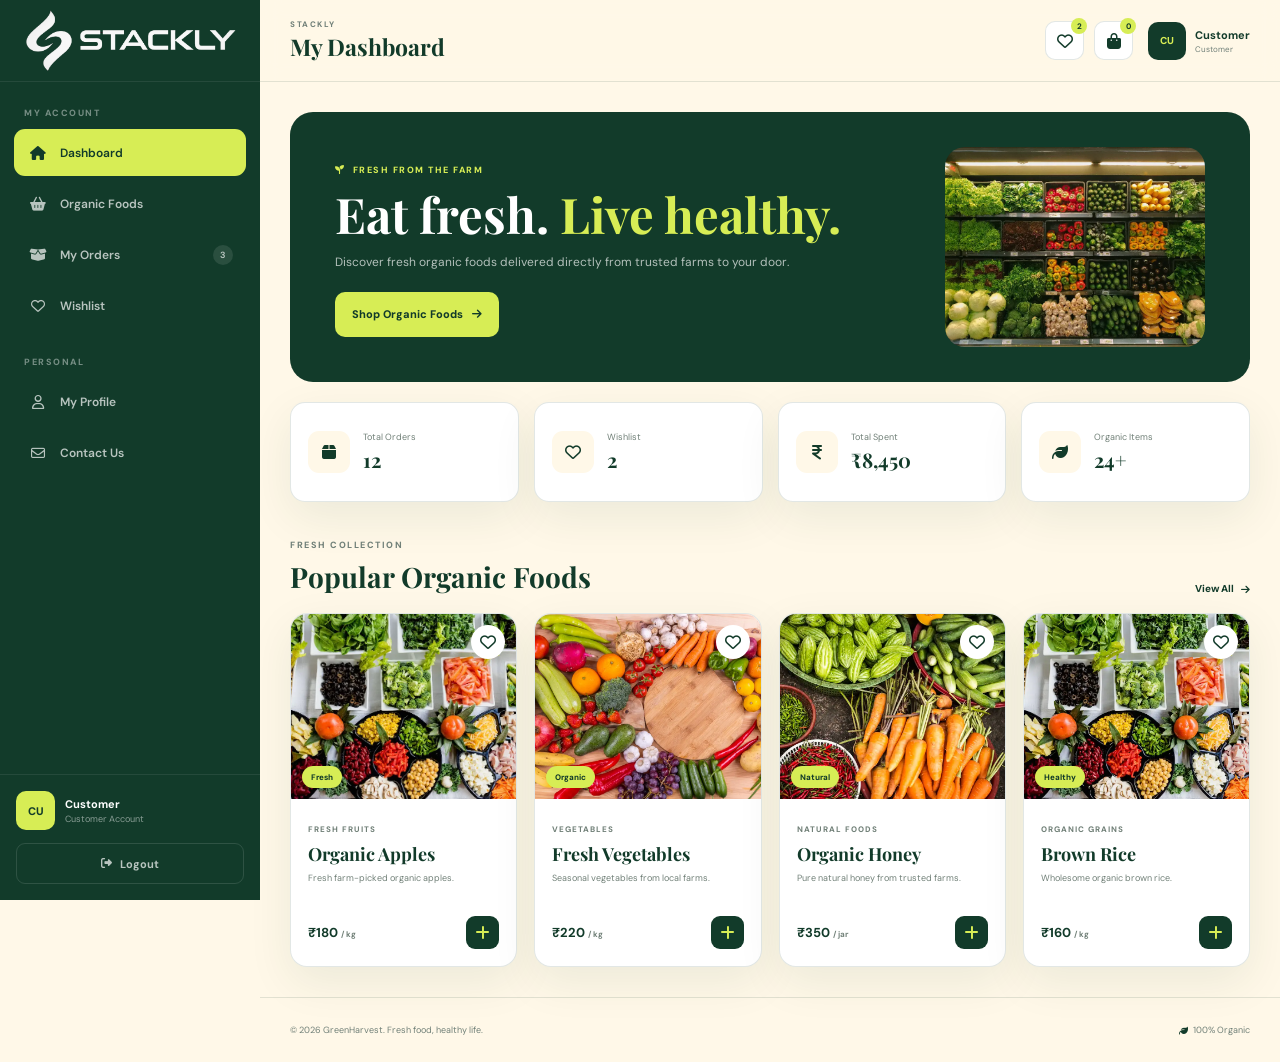
<file: customer.html>
<!DOCTYPE html>
<html lang="en">
<head>
    <meta charset="UTF-8">
    <meta name="viewport" content="width=device-width, initial-scale=1.0">

    <title>GreenHarvest | Customer Dashboard</title>

    <!-- Google Fonts -->
    <link rel="preconnect" href="https://fonts.googleapis.com">
    <link rel="preconnect" href="https://fonts.gstatic.com" crossorigin>

    <link
        href="https://fonts.googleapis.com/css2?family=DM+Sans:wght@400;500;600;700&family=Playfair+Display:wght@600;700;800&display=swap"
        rel="stylesheet"
    >

    <!-- Font Awesome -->
    <link
        rel="stylesheet"
        href="https://cdnjs.cloudflare.com/ajax/libs/font-awesome/6.5.2/css/all.min.css"
    >

    <!-- AOS -->
    <link
        rel="stylesheet"
        href="https://unpkg.com/aos@2.3.4/dist/aos.css"
    >

    <!-- Customer CSS -->
    <link rel="stylesheet" href="css/customer.css">
</head>

<body>

<div class="customer-layout">

    <!-- ==============================
         MOBILE OVERLAY
    =============================== -->
    <div
        class="sidebar-overlay"
        id="sidebarOverlay">
    </div>


    <!-- ==============================
         SIDEBAR
    =============================== -->
    <aside
        class="customer-sidebar"
        id="customerSidebar"
    >

        <!-- Sidebar Header -->
        <div class="sidebar-header">

            <a
                href="#home"
                class="logo"
                aria-label="GreenHarvest Home"
                title="GreenHarvest Home"
            >
                <img
                    src="assets/imglogo.webp"
                    alt="GreenHarvest Logo"
                    class="logo-image"
                >
            </a>


            <button
                type="button"
                class="sidebar-close"
                id="sidebarClose"
                aria-label="Close sidebar"
                title="Close sidebar"
            >
                <i class="fa-solid fa-xmark"></i>
            </button>

        </div>


        <!-- ==============================
             NAVIGATION
        =============================== -->
        <nav class="customer-nav">

            <p class="nav-heading">
                MY ACCOUNT
            </p>


            <!-- Dashboard -->
            <a
                href="#home"
                class="customer-nav-link active"
                data-section="home"
            >
                <i class="fa-solid fa-house"></i>
                <span>Dashboard</span>
            </a>


            <!-- Organic Foods -->
            <a
                href="#foods"
                class="customer-nav-link"
                data-section="foods"
            >
                <i class="fa-solid fa-basket-shopping"></i>
                <span>Organic Foods</span>
            </a>


            <!-- My Orders -->
            <a
                href="#orders"
                class="customer-nav-link"
                data-section="orders"
            >
                <i class="fa-solid fa-box-open"></i>
                <span>My Orders</span>
                <small>3</small>
            </a>


            <!-- Wishlist -->
            <a
                href="#wishlist"
                class="customer-nav-link"
                data-section="wishlist"
            >
                <i class="fa-regular fa-heart"></i>
                <span>Wishlist</span>
            </a>


            <p class="nav-heading nav-space">
                PERSONAL
            </p>


            <!-- Profile -->
            <a
                href="#profile"
                class="customer-nav-link"
                data-section="profile"
            >
                <i class="fa-regular fa-user"></i>
                <span>My Profile</span>
            </a>


            <!-- Contact -->
            <a
                href="#contact"
                class="customer-nav-link"
                data-section="contact"
            >
                <i class="fa-regular fa-envelope"></i>
                <span>Contact Us</span>
            </a>

        </nav>


        <!-- ==============================
             SIDEBAR BOTTOM
        =============================== -->
        <div class="sidebar-bottom">

            <div class="customer-mini-profile">

                <div class="customer-avatar">
                    <span id="sidebarInitials">CU</span>
                </div>

                <div>
                    <strong id="sidebarUserName">
                        Customer
                    </strong>

                    <small>
                        Customer Account
                    </small>
                </div>

            </div>


            <!-- Logout -->
            <button
                type="button"
                class="logout-button"
                id="logoutButton"
                title="Logout"
                aria-label="Logout"
                onclick="window.location.href='404.html';"
            >
                <i class="fa-solid fa-right-from-bracket"></i>
                Logout
            </button>

        </div>

    </aside>


    <!-- ==============================
         MAIN CONTENT
    =============================== -->
    <main class="customer-main">


        <!-- ==============================
             HEADER
        =============================== -->
        <header class="customer-header">

            <div class="header-left">

                <!-- Mobile Menu -->
                <button
                    type="button"
                    class="mobile-menu"
                    id="mobileMenu"
                    aria-label="Open menu"
                    title="Open menu"
                >
                    <i class="fa-solid fa-bars"></i>
                </button>


                <div class="header-title">

                    <span>
                        STACKLY
                    </span>

                    <h1 id="pageTitle">
                        My Dashboard
                    </h1>

                </div>

            </div>


            <!-- Header Actions -->
            <div class="header-actions">

                <!-- Wishlist -->
                <button
                    type="button"
                    class="header-action"
                    aria-label="Wishlist"
                    title="Wishlist"
                    onclick="window.location.href='404.html';"
                >
                    <i class="fa-regular fa-heart"></i>
                    <b id="wishlistCount">2</b>
                </button>


                <!-- Cart -->
                <button
                    type="button"
                    class="header-action"
                    id="cartButton"
                    aria-label="Shopping cart"
                    title="Shopping cart"
                    onclick="window.location.href='404.html';"
                >
                    <i class="fa-solid fa-bag-shopping"></i>
                    <b id="cartCount">0</b>
                </button>


                <!-- User -->
                <div class="header-user">

                    <div class="header-user-avatar">
                        <span id="headerInitials">CU</span>
                    </div>

                    <div>
                        <strong id="headerUserName">
                            Customer
                        </strong>

                        <small>
                            Customer
                        </small>
                    </div>

                </div>

            </div>

        </header>


        <!-- ==============================
             CONTENT
        =============================== -->
        <div class="customer-content">


            <!-- =================================
                 HOME
            ================================== -->
            <section
                class="customer-section active-section"
                id="home"
            >

                <!-- Welcome -->
                <div
                    class="customer-welcome"
                    data-aos="fade-up"
                >

                    <div>

                        <span class="welcome-label">
                            <i class="fa-solid fa-seedling"></i>
                            FRESH FROM THE FARM
                        </span>

                        <h2>
                            Eat fresh.
                            <span>Live healthy.</span>
                        </h2>

                        <p>
                            Discover fresh organic foods delivered
                            directly from trusted farms to your door.
                        </p>


                        <!-- Shop Button -->
                        <a
                            href="404.html"
                            class="shop-button"
                            title="Shop Organic Foods"
                        >
                            <span>
                                Shop Organic Foods
                            </span>

                            <i class="fa-solid fa-arrow-right"></i>
                        </a>

                    </div>


                    <div class="welcome-image">

                        <img
                            src="assets/f1.webp"
                            alt="Organic vegetables basket"
                        >

                    </div>

                </div>


                <!-- ==============================
                     STATS
                =============================== -->
                <div class="customer-stats">

                    <div class="customer-stat">

                        <span>
                            <i class="fa-solid fa-box"></i>
                        </span>

                        <div>
                            <small>Total Orders</small>
                            <strong>12</strong>
                        </div>

                    </div>


                    <div class="customer-stat">

                        <span>
                            <i class="fa-regular fa-heart"></i>
                        </span>

                        <div>
                            <small>Wishlist</small>
                            <strong>2</strong>
                        </div>

                    </div>


                    <div class="customer-stat">

                        <span>
                            <i class="fa-solid fa-indian-rupee-sign"></i>
                        </span>

                        <div>
                            <small>Total Spent</small>
                            <strong>₹8,450</strong>
                        </div>

                    </div>


                    <div class="customer-stat">

                        <span>
                            <i class="fa-solid fa-leaf"></i>
                        </span>

                        <div>
                            <small>Organic Items</small>
                            <strong>24+</strong>
                        </div>

                    </div>

                </div>


                <!-- ==============================
                     FEATURED PRODUCTS HEADING
                =============================== -->
                <div class="content-heading">

                    <div>

                        <span>
                            FRESH COLLECTION
                        </span>

                        <h2>
                            Popular Organic Foods
                        </h2>

                    </div>


                    <!-- View All -->
                    <a
                        href="404.html"
                        class="view-all"
                        title="View all organic foods"
                    >
                        View All
                        <i class="fa-solid fa-arrow-right"></i>
                    </a>

                </div>


                <!-- ==============================
                     PRODUCT GRID
                =============================== -->
                <div class="product-grid">


                    <!-- APPLES -->
                    <article
                        class="food-card"
                        data-product="Organic Apples"
                        data-price="180"
                        data-aos="fade-up"
                    >

                        <button
                            type="button"
                            class="heart-button"
                            aria-label="Add Organic Apples to wishlist"
                            title="Add to wishlist"
                            onclick="window.location.href='404.html';"
                        >
                            <i class="fa-regular fa-heart"></i>
                        </button>


                        <div
                            class="food-image clickable-product"
                            data-product="Organic Apples"
                        >

                            <img
                                src="assets/f2.webp"
                                alt="Organic apples"
                            >

                            <span>
                                Fresh
                            </span>

                        </div>


                        <div class="food-info">

                            <small>
                                FRESH FRUITS
                            </small>

                            <h3>
                                Organic Apples
                            </h3>

                            <p>
                                Fresh farm-picked organic apples.
                            </p>


                            <div class="food-bottom">

                                <strong>
                                    ₹180 <small>/ kg</small>
                                </strong>


                                <a
                                    href="404.html"
                                    class="add-cart"
                                    aria-label="Add apples to cart"
                                    title="Add apples to cart"
                                >
                                    <i class="fa-solid fa-plus"></i>
                                </a>

                            </div>

                        </div>

                    </article>


                    <!-- VEGETABLES -->
                    <article
                        class="food-card"
                        data-product="Fresh Vegetables"
                        data-price="220"
                        data-aos="fade-up"
                        data-aos-delay="100"
                    >

                        <button
                            type="button"
                            class="heart-button"
                            aria-label="Add Fresh Vegetables to wishlist"
                            title="Add to wishlist"
                            onclick="window.location.href='404.html';"
                        >
                            <i class="fa-regular fa-heart"></i>
                        </button>


                        <div
                            class="food-image clickable-product"
                            data-product="Fresh Vegetables"
                        >

                            <img
                                src="assets/f3.webp"
                                alt="Fresh organic vegetables"
                            >

                            <span>
                                Organic
                            </span>

                        </div>


                        <div class="food-info">

                            <small>
                                VEGETABLES
                            </small>

                            <h3>
                                Fresh Vegetables
                            </h3>

                            <p>
                                Seasonal vegetables from local farms.
                            </p>


                            <div class="food-bottom">

                                <strong>
                                    ₹220 <small>/ kg</small>
                                </strong>


                                <a
                                    href="404.html"
                                    class="add-cart"
                                    aria-label="Add vegetables to cart"
                                    title="Add vegetables to cart"
                                >
                                    <i class="fa-solid fa-plus"></i>
                                </a>

                            </div>

                        </div>

                    </article>


                    <!-- HONEY -->
                    <article
                        class="food-card"
                        data-product="Organic Honey"
                        data-price="350"
                        data-aos="fade-up"
                        data-aos-delay="200"
                    >

                        <button
                            type="button"
                            class="heart-button"
                            aria-label="Add Organic Honey to wishlist"
                            title="Add to wishlist"
                            onclick="window.location.href='404.html';"
                        >
                            <i class="fa-regular fa-heart"></i>
                        </button>


                        <div
                            class="food-image clickable-product"
                            data-product="Organic Honey"
                        >

                            <img
                                src="assets/f4.webp"
                                alt="Organic honey"
                            >

                            <span>
                                Natural
                            </span>

                        </div>


                        <div class="food-info">

                            <small>
                                NATURAL FOODS
                            </small>

                            <h3>
                                Organic Honey
                            </h3>

                            <p>
                                Pure natural honey from trusted farms.
                            </p>


                            <div class="food-bottom">

                                <strong>
                                    ₹350 <small>/ jar</small>
                                </strong>


                                <a
                                    href="404.html"
                                    class="add-cart"
                                    aria-label="Add honey to cart"
                                    title="Add honey to cart"
                                >
                                    <i class="fa-solid fa-plus"></i>
                                </a>

                            </div>

                        </div>

                    </article>


                    <!-- BROWN RICE -->
                    <article
                        class="food-card"
                        data-product="Organic Brown Rice"
                        data-price="160"
                        data-aos="fade-up"
                        data-aos-delay="300"
                    >

                        <button
                            type="button"
                            class="heart-button"
                            aria-label="Add Brown Rice to wishlist"
                            title="Add to wishlist"
                            onclick="window.location.href='404.html';"
                        >
                            <i class="fa-regular fa-heart"></i>
                        </button>


                        <div
                            class="food-image clickable-product"
                            data-product="Organic Brown Rice"
                        >

                            <img
                                src="assets/f9.webp"
                                alt="Organic brown rice"
                            >

                            <span>
                                Healthy
                            </span>

                        </div>


                        <div class="food-info">

                            <small>
                                ORGANIC GRAINS
                            </small>

                            <h3>
                                Brown Rice
                            </h3>

                            <p>
                                Wholesome organic brown rice.
                            </p>


                            <div class="food-bottom">

                                <strong>
                                    ₹160 <small>/ kg</small>
                                </strong>


                                <a
                                    href="404.html"
                                    class="add-cart"
                                    aria-label="Add brown rice to cart"
                                    title="Add brown rice to cart"
                                >
                                    <i class="fa-solid fa-plus"></i>
                                </a>

                            </div>

                        </div>

                    </article>

                </div>

            </section>


            <!-- =================================
                 ORGANIC FOODS
            ================================== -->
            <section
                class="customer-section"
                id="foods"
            >

                <div class="section-top">

                    <div>

                        <span>
                            GREENHARVEST STORE
                        </span>

                        <h2>
                            Organic Foods
                        </h2>

                        <p>
                            Choose fresh and healthy food for your family.
                        </p>

                    </div>

                </div>


                <div class="product-grid large-products">


                    <!-- APPLES -->
                    <article class="food-card">

                        <button
                            type="button"
                            class="heart-button"
                            aria-label="Add apples to wishlist"
                            title="Add apples to wishlist"
                            onclick="window.location.href='404.html';"
                        >
                            <i class="fa-regular fa-heart"></i>
                        </button>


                        <div
                            class="food-image clickable-product"
                            data-product="Organic Apples"
                        >

                            <img
                                src="assets/f10.webp"
                                alt="Organic apples"
                            >

                            <span>
                                Fresh
                            </span>

                        </div>


                        <div class="food-info">

                            <small>
                                FRUITS
                            </small>

                            <h3>
                                Organic Apples
                            </h3>

                            <p>
                                Farm fresh organic apples.
                            </p>


                            <div class="food-bottom">

                                <strong>
                                    ₹180 <small>/ kg</small>
                                </strong>


                                <a
                                    href="404.html"
                                    class="add-cart"
                                    aria-label="Add apples to cart"
                                    title="Add apples to cart"
                                >
                                    <i class="fa-solid fa-plus"></i>
                                </a>

                            </div>

                        </div>

                    </article>


                    <!-- VEGETABLES -->
                    <article class="food-card">

                        <button
                            type="button"
                            class="heart-button"
                            aria-label="Add vegetables to wishlist"
                            title="Add vegetables to wishlist"
                            onclick="window.location.href='404.html';"
                        >
                            <i class="fa-regular fa-heart"></i>
                        </button>


                        <div
                            class="food-image clickable-product"
                            data-product="Fresh Vegetables"
                        >

                            <img
                                src="assets/f11.webp"
                                alt="Organic vegetables"
                            >

                            <span>
                                Organic
                            </span>

                        </div>


                        <div class="food-info">

                            <small>
                                VEGETABLES
                            </small>

                            <h3>
                                Fresh Vegetables
                            </h3>

                            <p>
                                Fresh seasonal vegetables.
                            </p>


                            <div class="food-bottom">

                                <strong>
                                    ₹220 <small>/ kg</small>
                                </strong>


                                <a
                                    href="404.html"
                                    class="add-cart"
                                    aria-label="Add vegetables to cart"
                                    title="Add vegetables to cart"
                                >
                                    <i class="fa-solid fa-plus"></i>
                                </a>

                            </div>

                        </div>

                    </article>


                    <!-- HONEY -->
                    <article class="food-card">

                        <button
                            type="button"
                            class="heart-button"
                            aria-label="Add honey to wishlist"
                            title="Add honey to wishlist"
                            onclick="window.location.href='404.html';"
                        >
                            <i class="fa-regular fa-heart"></i>
                        </button>


                        <div
                            class="food-image clickable-product"
                            data-product="Organic Honey"
                        >

                            <img
                                src="assets/f8.webp"
                                alt="Organic honey"
                            >

                            <span>
                                Natural
                            </span>

                        </div>


                        <div class="food-info">

                            <small>
                                NATURAL
                            </small>

                            <h3>
                                Organic Honey
                            </h3>

                            <p>
                                Pure natural organic honey.
                            </p>


                            <div class="food-bottom">

                                <strong>
                                    ₹350 <small>/ jar</small>
                                </strong>


                                <a
                                    href="404.html"
                                    class="add-cart"
                                    aria-label="Add honey to cart"
                                    title="Add honey to cart"
                                >
                                    <i class="fa-solid fa-plus"></i>
                                </a>

                            </div>

                        </div>

                    </article>


                    <!-- RICE -->
                    <article class="food-card">

                        <button
                            type="button"
                            class="heart-button"
                            aria-label="Add rice to wishlist"
                            title="Add rice to wishlist"
                            onclick="window.location.href='404.html';"
                        >
                            <i class="fa-regular fa-heart"></i>
                        </button>


                        <div
                            class="food-image clickable-product"
                            data-product="Brown Rice"
                        >

                            <img
                                src="assets/f6.webp"
                                alt="Organic brown rice"
                            >

                            <span>
                                Healthy
                            </span>

                        </div>


                        <div class="food-info">

                            <small>
                                GRAINS
                            </small>

                            <h3>
                                Organic Brown Rice
                            </h3>

                            <p>
                                Healthy whole-grain brown rice.
                            </p>


                            <div class="food-bottom">

                                <strong>
                                    ₹160 <small>/ kg</small>
                                </strong>


                                <a
                                    href="404.html"
                                    class="add-cart"
                                    aria-label="Add brown rice to cart"
                                    title="Add brown rice to cart"
                                >
                                    <i class="fa-solid fa-plus"></i>
                                </a>

                            </div>

                        </div>

                    </article>

                </div>

            </section>


            <!-- =================================
                 ORDERS
            ================================== -->
            <section
                class="customer-section"
                id="orders"
            >

                <div class="section-top">

                    <div>

                        <span>
                            ORDER HISTORY
                        </span>

                        <h2>
                            My Orders
                        </h2>

                        <p>
                            Track your GreenHarvest purchases.
                        </p>

                    </div>

                </div>


                <div class="orders-list">


                    <!-- ORDER 1 -->
                    <article class="order-card">

                        <div class="order-icon">
                            <i class="fa-solid fa-box"></i>
                        </div>


                        <div class="order-info">

                            <small>
                                #GH1024
                            </small>

                            <h3>
                                Organic Apples + Vegetables
                            </h3>

                            <p>
                                22 September 2026
                            </p>

                        </div>


                        <strong>
                            ₹1,240
                        </strong>


                        <span class="order-status delivered">
                            Delivered
                        </span>


                        <button
                            type="button"
                            class="order-view"
                            title="View order"
                            aria-label="View order GH1024"
                            onclick="window.location.href='404.html';"
                        >
                            View
                        </button>

                    </article>


                    <!-- ORDER 2 -->
                    <article class="order-card">

                        <div class="order-icon">
                            <i class="fa-solid fa-box"></i>
                        </div>


                        <div class="order-info">

                            <small>
                                #GH1019
                            </small>

                            <h3>
                                Organic Honey
                            </h3>

                            <p>
                                18 September 2026
                            </p>

                        </div>


                        <strong>
                            ₹350
                        </strong>


                        <span class="order-status shipped">
                            Shipped
                        </span>


                        <button
                            type="button"
                            class="order-view"
                            title="View order"
                            aria-label="View order GH1019"
                            onclick="window.location.href='404.html';"
                        >
                            View
                        </button>

                    </article>


                    <!-- ORDER 3 -->
                    <article class="order-card">

                        <div class="order-icon">
                            <i class="fa-solid fa-box"></i>
                        </div>


                        <div class="order-info">

                            <small>
                                #GH1012
                            </small>

                            <h3>
                                Brown Rice + Vegetables
                            </h3>

                            <p>
                                12 September 2026
                            </p>

                        </div>


                        <strong>
                            ₹680
                        </strong>


                        <span class="order-status delivered">
                            Delivered
                        </span>


                        <button
                            type="button"
                            class="order-view"
                            title="View order"
                            aria-label="View order GH1012"
                            onclick="window.location.href='404.html';"
                        >
                            View
                        </button>

                    </article>

                </div>

            </section>


            <!-- =================================
                 WISHLIST
            ================================== -->
            <section
                class="customer-section"
                id="wishlist"
            >

                <div class="section-top">

                    <div>

                        <span>
                            MY FAVOURITES
                        </span>

                        <h2>
                            Wishlist
                        </h2>

                        <p>
                            Your saved organic products.
                        </p>

                    </div>

                </div>


                <div class="product-grid">


                    <!-- WISHLIST APPLES -->
                    <article class="food-card">

                        <button
                            type="button"
                            class="heart-button active-heart"
                            aria-label="Remove apples from wishlist"
                            title="Remove from wishlist"
                            onclick="window.location.href='404.html';"
                        >
                            <i class="fa-solid fa-heart"></i>
                        </button>


                        <div
                            class="food-image clickable-product"
                            data-product="Organic Apples"
                        >

                            <img
                                src="assets/f6.webp"
                                alt="Organic apples"
                            >

                        </div>


                        <div class="food-info">

                            <small>
                                FRUITS
                            </small>

                            <h3>
                                Organic Apples
                            </h3>

                            <p>
                                Fresh farm-picked apples.
                            </p>


                            <div class="food-bottom">

                                <strong>
                                    ₹180 / kg
                                </strong>


                                <a
                                    href="404.html"
                                    class="add-cart"
                                    aria-label="Add apples to cart"
                                    title="Add apples to cart"
                                >
                                    <i class="fa-solid fa-plus"></i>
                                </a>

                            </div>

                        </div>

                    </article>


                    <!-- WISHLIST HONEY -->
                    <article class="food-card">

                        <button
                            type="button"
                            class="heart-button active-heart"
                            aria-label="Remove honey from wishlist"
                            title="Remove from wishlist"
                            onclick="window.location.href='404.html';"
                        >
                            <i class="fa-solid fa-heart"></i>
                        </button>


                        <div
                            class="food-image clickable-product"
                            data-product="Organic Honey"
                        >

                            <img
                                src="assets/f18.webp"
                                alt="Organic honey"
                            >

                        </div>


                        <div class="food-info">

                            <small>
                                NATURAL
                            </small>

                            <h3>
                                Organic Honey
                            </h3>

                            <p>
                                Pure natural honey.
                            </p>


                            <div class="food-bottom">

                                <strong>
                                    ₹350 / jar
                                </strong>


                                <a
                                    href="404.html"
                                    class="add-cart"
                                    aria-label="Add honey to cart"
                                    title="Add honey to cart"
                                >
                                    <i class="fa-solid fa-plus"></i>
                                </a>

                            </div>

                        </div>

                    </article>

                </div>

            </section>


            <!-- =================================
                 PROFILE
            ================================== -->
            <section
                class="customer-section"
                id="profile"
            >

                <div class="section-top">

                    <div>

                        <span>
                            ACCOUNT
                        </span>

                        <h2>
                            My Profile
                        </h2>

                        <p>
                            Manage your GreenHarvest account.
                        </p>

                    </div>

                </div>


                <div class="profile-card">

                    <div class="profile-large-avatar">

                        <span id="profileInitials">
                            CU
                        </span>

                    </div>


                    <div class="profile-details">

                        <span>
                            MY ACCOUNT
                        </span>

                        <h3 id="profileName">
                            Customer
                        </h3>

                        <p id="profileEmail">
                            customer@gmail.com
                        </p>

                        <span class="customer-role">
                            Customer
                        </span>

                    </div>


                    <!-- Edit Profile -->
                    <button
                        type="button"
                        class="order-view"
                        title="Edit profile"
                        aria-label="Edit profile"
                        onclick="window.location.href='404.html';"
                    >
                        Edit Profile
                    </button>

                </div>

            </section>


            <!-- =================================
                 CONTACT
            ================================== -->
            <section
                class="customer-section"
                id="contact"
            >

                <div class="section-top">

                    <div>

                        <span>
                            GREENHARVEST SUPPORT
                        </span>

                        <h2>
                            Contact Us
                        </h2>

                        <p>
                            Have a question? We're happy to help.
                        </p>

                    </div>

                </div>


                <div class="contact-grid">


                    <!-- Contact Information -->
                    <div class="contact-info">


                        <!-- Phone -->
                        <div class="contact-box">

                            <span>
                                <i class="fa-solid fa-phone"></i>
                            </span>

                            <div>

                                <small>
                                    CALL US
                                </small>

                                <strong>
                                    +91 98765 43210
                                </strong>

                            </div>

                        </div>


                        <!-- Email -->
                        <div class="contact-box">

                            <span>
                                <i class="fa-regular fa-envelope"></i>
                            </span>

                            <div>

                                <small>
                                    EMAIL US
                                </small>

                                <strong>
                                    support@greenharvest.com
                                </strong>

                            </div>

                        </div>


                        <!-- Location -->
                        <div class="contact-box">

                            <span>
                                <i class="fa-solid fa-location-dot"></i>
                            </span>

                            <div>

                                <small>
                                    LOCATION
                                </small>

                                <strong>
                                    Hyderabad, Telangana
                                </strong>

                            </div>

                        </div>

                    </div>


                    <!-- Contact Form -->
                    <form
                        class="customer-contact-form"
                        id="customerContactForm"
                    >

                        <label for="contactSubject">
                            Subject
                        </label>

                        <input
                            type="text"
                            id="contactSubject"
                            placeholder="Enter subject"
                            required
                        >


                        <label for="contactMessage">
                            Message
                        </label>

                        <textarea
                            id="contactMessage"
                            rows="6"
                            placeholder="Write your message..."
                            required
                        ></textarea>


                        <button
                            type="submit"
                            class="shop-button"
                        >
                            Send Message
                            <i class="fa-solid fa-paper-plane"></i>
                        </button>

                    </form>

                </div>

            </section>

        </div>


        <!-- ==============================
             FOOTER
        =============================== -->
        <footer class="customer-footer">

            <p>
                © 2026 GreenHarvest. Fresh food, healthy life.
            </p>

            <span>
                <i class="fa-solid fa-leaf"></i>
                100% Organic
            </span>

        </footer>

    </main>

</div>


<!-- =================================
     PRODUCT MODAL
================================== -->
<div
    class="product-modal"
    id="productModal"
    aria-hidden="true"
>

    <!-- Modal Overlay -->
    <div
        class="modal-overlay"
        id="modalOverlay">
    </div>


    <!-- Modal Box -->
    <div class="product-modal-box">


        <!-- Close -->
        <button
            type="button"
            class="modal-close"
            id="modalClose"
            aria-label="Close product"
            title="Close"
        >
            <i class="fa-solid fa-xmark"></i>
        </button>


        <!-- Image -->
        <div class="modal-image">

            <img
                id="modalProductImage"
                src="assets/f6.webp"
                alt="Organic product"
            >

        </div>


        <!-- Content -->
        <div class="modal-content">

            <span>
                GREENHARVEST ORGANIC
            </span>

            <h2 id="modalProductName">
                Organic Apples
            </h2>

            <p>
                Fresh, carefully selected organic food sourced
                from trusted farms and delivered to your home.
            </p>


            <div class="modal-price">
                ₹<strong id="modalProductPrice">180</strong>
            </div>


            <!-- Modal Add Cart -->
            <button
                type="button"
                class="shop-button modal-cart"
                id="modalAddCart"
                title="Add product to cart"
                aria-label="Add product to cart"
                onclick="window.location.href='404.html';"
            >
                Add to Cart
                <i class="fa-solid fa-bag-shopping"></i>
            </button>

        </div>

    </div>

</div>


<!-- ==============================
     AOS JS
============================== -->
<script src="https://unpkg.com/aos@2.3.4/dist/aos.js"></script>

<!-- Customer JS -->
<script src="js/customer.js"></script>

</body>
</html>
</file>
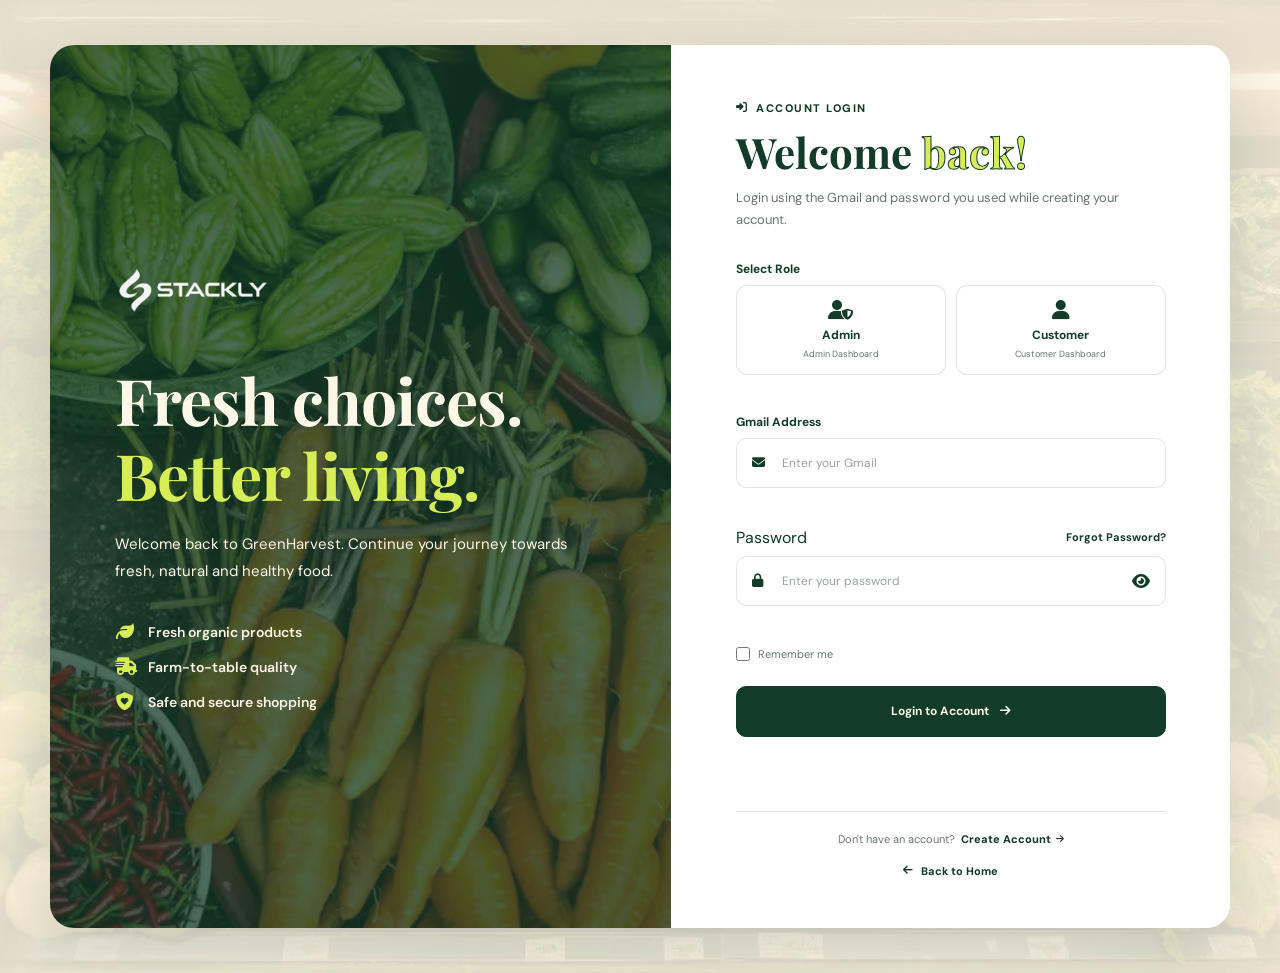
<file: login.html>
<!DOCTYPE html>
<html lang="en">

<head>

    <meta charset="UTF-8">

    <meta
        name="viewport"
        content="width=device-width, initial-scale=1.0">

    <meta
        name="description"
        content="GreenHarvest account login">

    <title>GreenHarvest | Login</title>


    <!-- GOOGLE FONTS -->

    <link rel="preconnect" href="https://fonts.googleapis.com">

    <link
        rel="preconnect"
        href="https://fonts.gstatic.com"
        crossorigin>

    <link
        href="https://fonts.googleapis.com/css2?family=DM+Sans:wght@400;500;600;700;800&family=Playfair+Display:wght@600;700;800&display=swap"
        rel="stylesheet">


    <!-- FONT AWESOME -->

    <link
        rel="stylesheet"
        href="https://cdnjs.cloudflare.com/ajax/libs/font-awesome/6.5.2/css/all.min.css">


    <!-- AOS -->

    <link
        rel="stylesheet"
        href="https://unpkg.com/aos@2.3.4/dist/aos.css">


    <!-- LOGIN CSS -->

    <link
        rel="stylesheet"
        href="css/login.css">

</head>


<body>


    <!-- =====================================================
         BACKGROUND ANIMATION
    ====================================================== -->

    <div class="background-animation">

        <span class="floating-leaf leaf-one">
            <i class="fa-solid fa-leaf"></i>
        </span>

        <span class="floating-leaf leaf-two">
            <i class="fa-solid fa-seedling"></i>
        </span>

        <span class="floating-leaf leaf-three">
            <i class="fa-solid fa-leaf"></i>
        </span>

        <span class="floating-leaf leaf-four">
            <i class="fa-solid fa-seedling"></i>
        </span>

    </div>



    <!-- =====================================================
         LOGIN PAGE
    ====================================================== -->

    <main class="login-page">


        <div class="login-container">


            <!-- =================================================
                 IMAGE SIDE
            ================================================== -->

            <section
                class="login-image"
                data-aos="fade-right">


                <div class="image-overlay"></div>


                <div class="image-content">


                    <!-- LOGO -->

                    <a
                        href="index.html"
                        class="login-logo"
                        aria-label="GreenHarvest Home">

                        <img
                            src="assets/imglogo.webp"
                            alt="GreenHarvest Logo">

                    </a>


                    <!-- HEADING -->

                    <h1>

                        Fresh choices.

                        <span>
                            Better living.
                        </span>

                    </h1>


                    <!-- DESCRIPTION -->

                    <p>

                        Welcome back to GreenHarvest.
                        Continue your journey towards
                        fresh, natural and healthy food.

                    </p>


                    <!-- FEATURES -->

                    <div class="image-features">


                        <div class="feature-item">

                            <i class="fa-solid fa-leaf"></i>

                            <span>
                                Fresh organic products
                            </span>

                        </div>


                        <div class="feature-item">

                            <i class="fa-solid fa-truck-fast"></i>

                            <span>
                                Farm-to-table quality
                            </span>

                        </div>


                        <div class="feature-item">

                            <i class="fa-solid fa-shield-heart"></i>

                            <span>
                                Safe and secure shopping
                            </span>

                        </div>


                    </div>

                </div>

            </section>



            <!-- =================================================
                 LOGIN FORM SIDE
            ================================================== -->

            <section
                class="login-section"
                data-aos="fade-left">


                <div class="login-card">


                    <!-- HEADING -->

                    <div class="login-heading">

                        <span class="small-label">

                            <i class="fa-solid fa-right-to-bracket"></i>

                            ACCOUNT LOGIN

                        </span>


                        <h2>

                            Welcome

                            <span>
                                back!
                            </span>

                        </h2>


                        <p>

                            Login using the Gmail and password
                            you used while creating your account.

                        </p>

                    </div>



                    <!-- LOGIN FORM -->

                    <form
                        id="loginForm"
                        novalidate>


                        <!-- ROLE -->

                        <div class="form-group">

                            <label>
                                Select Role
                            </label>


                            <div class="role-grid">


                                <!-- ADMIN -->

                                <label class="role-option">

                                    <input
                                        type="radio"
                                        name="loginRole"
                                        value="admin">

                                    <span class="role-card">

                                        <i class="fa-solid fa-user-shield"></i>

                                        <strong>
                                            Admin
                                        </strong>

                                        <small>
                                            Admin Dashboard
                                        </small>

                                    </span>

                                </label>



                                <!-- CUSTOMER -->

                                <label class="role-option">

                                    <input
                                        type="radio"
                                        name="loginRole"
                                        value="customer">

                                    <span class="role-card">

                                        <i class="fa-solid fa-user"></i>

                                        <strong>
                                            Customer
                                        </strong>

                                        <small>
                                            Customer Dashboard
                                        </small>

                                    </span>

                                </label>


                            </div>


                            <span
                                class="error-message"
                                id="roleError">
                            </span>

                        </div>



                        <!-- EMAIL -->

                        <div class="form-group">

                            <label for="loginEmail">
                                Gmail Address
                            </label>


                            <div class="input-box">

                                <i
                                    class="fa-solid fa-envelope input-icon">
                                </i>


                                <input
                                    type="email"
                                    id="loginEmail"
                                    placeholder="Enter your Gmail"
                                    autocomplete="email"
                                    required>

                            </div>


                            <span
                                class="error-message"
                                id="emailError">
                            </span>

                        </div>



                        <!-- PASSWORD -->

                        <div class="form-group">

                            <div class="label-row">

                                <label for="loginPassword">
                                    Password
                                </label>


                                <a
                                    href="404.html"
                                    class="forgot-link">

                                    Forgot Password?

                                </a>

                            </div>


                            <div class="input-box">

                                <i
                                    class="fa-solid fa-lock input-icon">
                                </i>


                                <input
                                    type="password"
                                    id="loginPassword"
                                    placeholder="Enter your password"
                                    autocomplete="current-password"
                                    required>


                                <button
                                    type="button"
                                    class="password-toggle"
                                    id="passwordToggle"
                                    aria-label="Show password"
                                    title="Show password">

                                    <i class="fa-solid fa-eye"></i>

                                </button>

                            </div>


                            <span
                                class="error-message"
                                id="passwordError">
                            </span>

                        </div>



                        <!-- REMEMBER -->

                        <div class="login-options">

                            <label class="remember-me">

                                <input
                                    type="checkbox"
                                    id="rememberMe">

                                <span>
                                    Remember me
                                </span>

                            </label>

                        </div>



                        <!-- LOGIN BUTTON -->

                        <button
                            type="submit"
                            class="login-btn"
                            id="loginBtn">

                            <span>
                                Login to Account
                            </span>

                            <i class="fa-solid fa-arrow-right"></i>

                        </button>



                        <!-- SUCCESS -->

                        <div
                            class="success-message"
                            id="successMessage"
                            role="status"
                            aria-live="polite">
                        </div>


                        <!-- ERROR -->

                        <div
                            class="login-error"
                            id="loginError"
                            role="alert">
                        </div>


                    </form>



                    <!-- SIGNUP -->

                    <div class="signup-redirect">

                        <p>

                            Don't have an account?

                            <a href="signup.html">

                                Create Account

                                <i class="fa-solid fa-arrow-right"></i>

                            </a>

                        </p>

                    </div>



                    <!-- HOME -->

                    <a
                        href="index.html"
                        class="back-home">

                        <i class="fa-solid fa-arrow-left"></i>

                        Back to Home

                    </a>


                </div>

            </section>

        </div>

    </main>



    <!-- AOS -->

    <script src="https://unpkg.com/aos@2.3.4/dist/aos.js"></script>


    <!-- LOGIN JS -->

    <script src="js/login.js"></script>


</body>

</html>
</file>
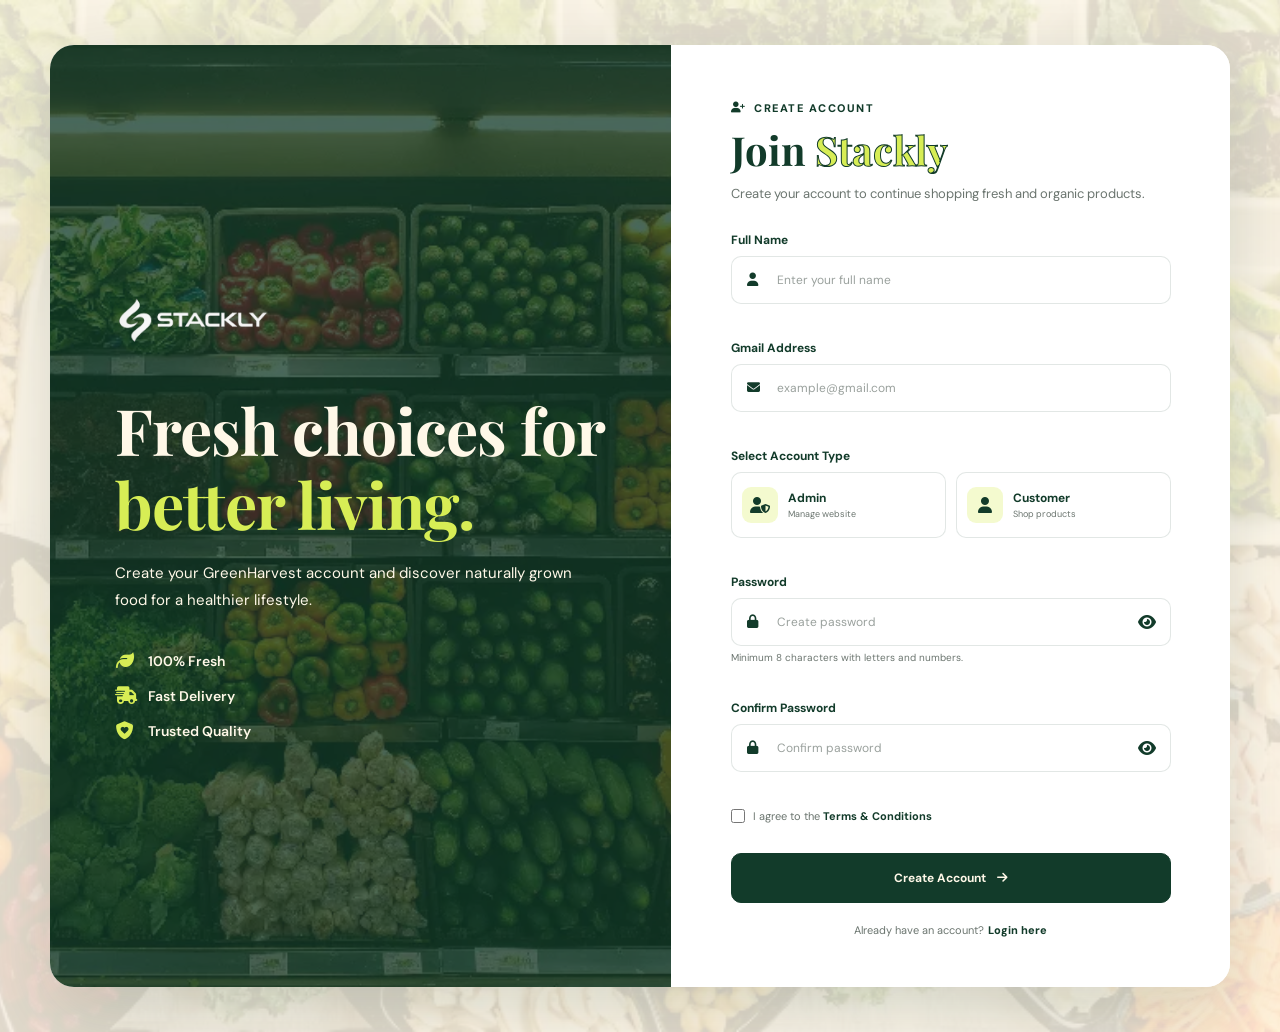
<file: signup.html>
<!DOCTYPE html>
<html lang="en">

<head>

    <meta charset="UTF-8">

    <meta
        name="viewport"
        content="width=device-width, initial-scale=1.0">

    <meta
        name="description"
        content="Create a GreenHarvest account">

    <title>GreenHarvest | Create Account</title>


    <!-- GOOGLE FONTS -->

    <link rel="preconnect" href="https://fonts.googleapis.com">

    <link
        rel="preconnect"
        href="https://fonts.gstatic.com"
        crossorigin>

    <link
        href="https://fonts.googleapis.com/css2?family=DM+Sans:wght@400;500;600;700;800&family=Playfair+Display:wght@600;700;800&display=swap"
        rel="stylesheet">


    <!-- FONT AWESOME -->

    <link
        rel="stylesheet"
        href="https://cdnjs.cloudflare.com/ajax/libs/font-awesome/6.5.2/css/all.min.css">


    <!-- AOS -->

    <link
        rel="stylesheet"
        href="https://unpkg.com/aos@2.3.4/dist/aos.css">


    <!-- SIGNUP CSS -->

    <link
        rel="stylesheet"
        href="css/signup.css">

</head>


<body>


    <!-- =====================================================
         BACKGROUND ANIMATION
    ====================================================== -->

    <div class="background-animation">

        <span class="floating-leaf leaf-one">
            <i class="fa-solid fa-leaf"></i>
        </span>

        <span class="floating-leaf leaf-two">
            <i class="fa-solid fa-seedling"></i>
        </span>

        <span class="floating-leaf leaf-three">
            <i class="fa-solid fa-leaf"></i>
        </span>

        <span class="floating-leaf leaf-four">
            <i class="fa-solid fa-seedling"></i>
        </span>

    </div>


    <!-- =====================================================
         SIGNUP PAGE
    ====================================================== -->

    <main class="signup-page">


        <div class="signup-container">


            <!-- =================================================
                 IMAGE SIDE
            ================================================== -->

            <section
                class="signup-image"
                data-aos="fade-right">


                <div class="image-overlay"></div>


                <div class="image-content">


                    <!-- LOGO -->

                    <a
                        href="index.html"
                        class="signup-logo"
                        aria-label="GreenHarvest Home">

                        <img
                            src="assets/imglogo.webp"
                            alt="GreenHarvest Logo">

                    </a>


                    <!-- HEADING -->

                    <h1>

                        Fresh choices for

                        <span>
                            better living.
                        </span>

                    </h1>


                    <!-- DESCRIPTION -->

                    <p>

                        Create your GreenHarvest account
                        and discover naturally grown food
                        for a healthier lifestyle.

                    </p>


                    <!-- FEATURES -->

                    <div class="image-features">


                        <div class="feature-item">

                            <i class="fa-solid fa-leaf"></i>

                            <span>
                                100% Fresh
                            </span>

                        </div>


                        <div class="feature-item">

                            <i class="fa-solid fa-truck-fast"></i>

                            <span>
                                Fast Delivery
                            </span>

                        </div>


                        <div class="feature-item">

                            <i class="fa-solid fa-shield-heart"></i>

                            <span>
                                Trusted Quality
                            </span>

                        </div>


                    </div>

                </div>

            </section>



            <!-- =================================================
                 FORM SIDE
            ================================================== -->

            <section
                class="signup-form-section"
                data-aos="fade-left">


                <div class="form-wrapper">


                    <!-- HEADING -->

                    <div class="form-heading">

                        <span class="small-label">

                            <i class="fa-solid fa-user-plus"></i>

                            CREATE ACCOUNT

                        </span>


                        <h2>

                            Join

                            <span>
                                Stackly
                            </span>

                        </h2>


                        <p>

                            Create your account to continue
                            shopping fresh and organic products.

                        </p>

                    </div>



                    <!-- FORM -->

                    <form
                        id="signupForm"
                        novalidate>


                        <!-- NAME -->

                        <div class="form-group">

                            <label for="signupName">
                                Full Name
                            </label>


                            <div class="input-box">

                                <i class="fa-solid fa-user"></i>

                                <input
                                    type="text"
                                    id="signupName"
                                    placeholder="Enter your full name"
                                    autocomplete="name">

                            </div>


                            <small
                                class="error-message"
                                id="nameError">
                            </small>

                        </div>



                        <!-- EMAIL -->

                        <div class="form-group">

                            <label for="signupEmail">
                                Gmail Address
                            </label>


                            <div class="input-box">

                                <i class="fa-solid fa-envelope"></i>

                                <input
                                    type="email"
                                    id="signupEmail"
                                    placeholder="example@gmail.com"
                                    autocomplete="email">

                            </div>


                            <small
                                class="error-message"
                                id="emailError">
                            </small>

                        </div>



                        <!-- ROLE -->

                        <div class="form-group">

                            <label>
                                Select Account Type
                            </label>


                            <div class="role-options">


                                <!-- ADMIN -->

                                <label class="role-card">

                                    <input
                                        type="radio"
                                        name="role"
                                        value="admin">

                                    <span class="role-content">

                                        <span class="role-icon">

                                            <i class="fa-solid fa-user-shield"></i>

                                        </span>


                                        <span>

                                            <strong>
                                                Admin
                                            </strong>

                                            <small>
                                                Manage website
                                            </small>

                                        </span>

                                    </span>

                                </label>



                                <!-- CUSTOMER -->

                                <label class="role-card">

                                    <input
                                        type="radio"
                                        name="role"
                                        value="customer">

                                    <span class="role-content">

                                        <span class="role-icon">

                                            <i class="fa-solid fa-user"></i>

                                        </span>


                                        <span>

                                            <strong>
                                                Customer
                                            </strong>

                                            <small>
                                                Shop products
                                            </small>

                                        </span>

                                    </span>

                                </label>

                            </div>


                            <small
                                class="error-message"
                                id="roleError">
                            </small>

                        </div>



                        <!-- PASSWORD -->

                        <div class="form-group">

                            <label for="signupPassword">
                                Password
                            </label>


                            <div class="input-box">

                                <i class="fa-solid fa-lock"></i>


                                <input
                                    type="password"
                                    id="signupPassword"
                                    placeholder="Create password"
                                    autocomplete="new-password">


                                <button
                                    type="button"
                                    class="password-toggle"
                                    id="passwordToggle"
                                    aria-label="Show password"
                                    title="Show password">

                                    <i class="fa-solid fa-eye"></i>

                                </button>

                            </div>


                            <small class="password-hint">

                                Minimum 8 characters with
                                letters and numbers.

                            </small>


                            <small
                                class="error-message"
                                id="passwordError">
                            </small>

                        </div>



                        <!-- CONFIRM PASSWORD -->

                        <div class="form-group">

                            <label for="confirmPassword">
                                Confirm Password
                            </label>


                            <div class="input-box">

                                <i class="fa-solid fa-lock"></i>


                                <input
                                    type="password"
                                    id="confirmPassword"
                                    placeholder="Confirm password"
                                    autocomplete="new-password">


                                <button
                                    type="button"
                                    class="password-toggle"
                                    id="confirmPasswordToggle"
                                    aria-label="Show confirm password"
                                    title="Show confirm password">

                                    <i class="fa-solid fa-eye"></i>

                                </button>

                            </div>


                            <small
                                class="error-message"
                                id="confirmError">
                            </small>

                        </div>



                        <!-- TERMS -->

                        <div class="terms-row">

                            <label class="checkbox-label">

                                <input
                                    type="checkbox"
                                    id="terms">

                                <span>

                                    I agree to the

                                    <a href="404.html">
                                        Terms & Conditions
                                    </a>

                                </span>

                            </label>

                        </div>


                        <small
                            class="error-message"
                            id="termsError">
                        </small>



                        <!-- SUBMIT -->

                        <button
                            type="submit"
                            class="signup-btn">

                            <span>
                                Create Account
                            </span>

                            <i class="fa-solid fa-arrow-right"></i>

                        </button>



                        <!-- LOGIN -->

                        <div class="login-link">

                            <span>
                                Already have an account?
                            </span>

                            <a href="login.html">
                                Login here
                            </a>

                        </div>


                    </form>

                </div>

            </section>

        </div>

    </main>



    <!-- SUCCESS MESSAGE -->

    <div
        class="success-message"
        id="successMessage">

        <div class="success-icon">

            <i class="fa-solid fa-check"></i>

        </div>


        <div>

            <strong>
                Account Created!
            </strong>

            <span>
                Redirecting to login...
            </span>

        </div>

    </div>



    <!-- AOS -->

    <script src="https://unpkg.com/aos@2.3.4/dist/aos.js"></script>


    <!-- SIGNUP JS -->

    <script src="js/signup.js"></script>


</body>

</html>
</file>
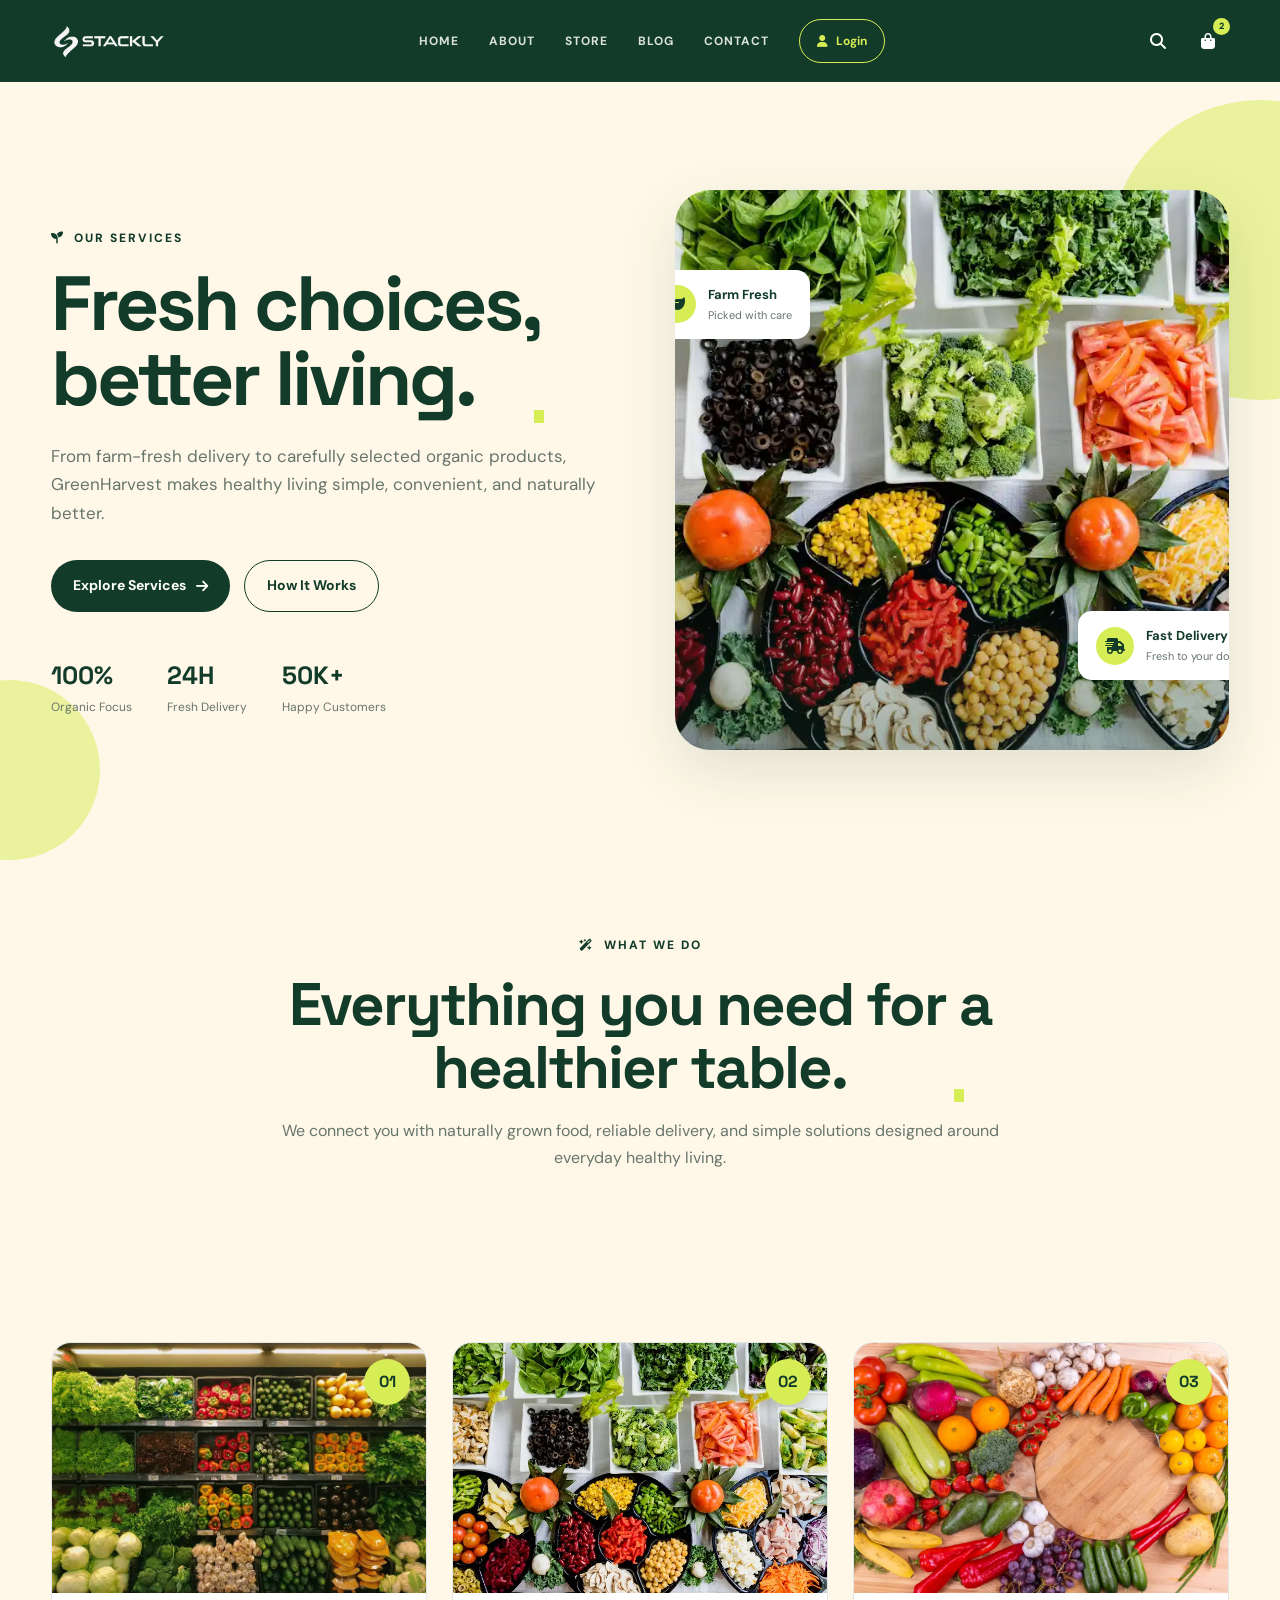
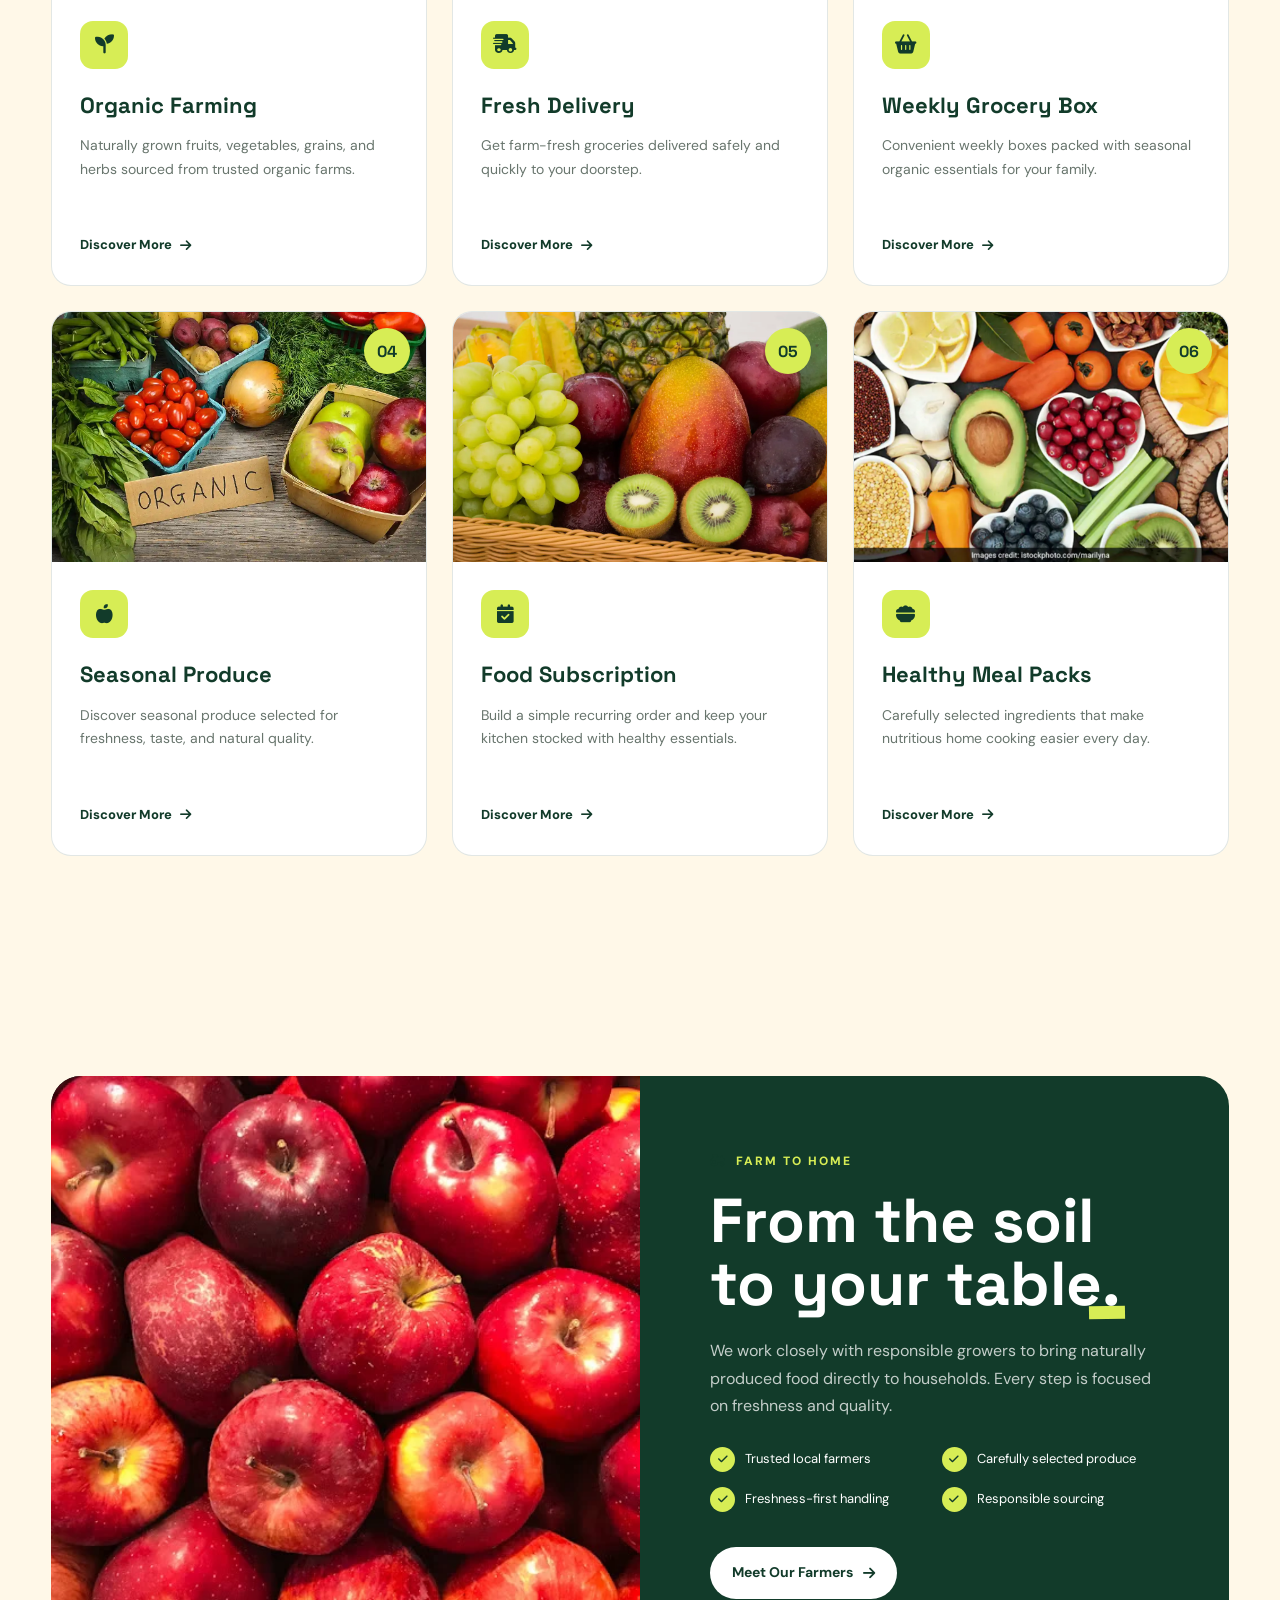
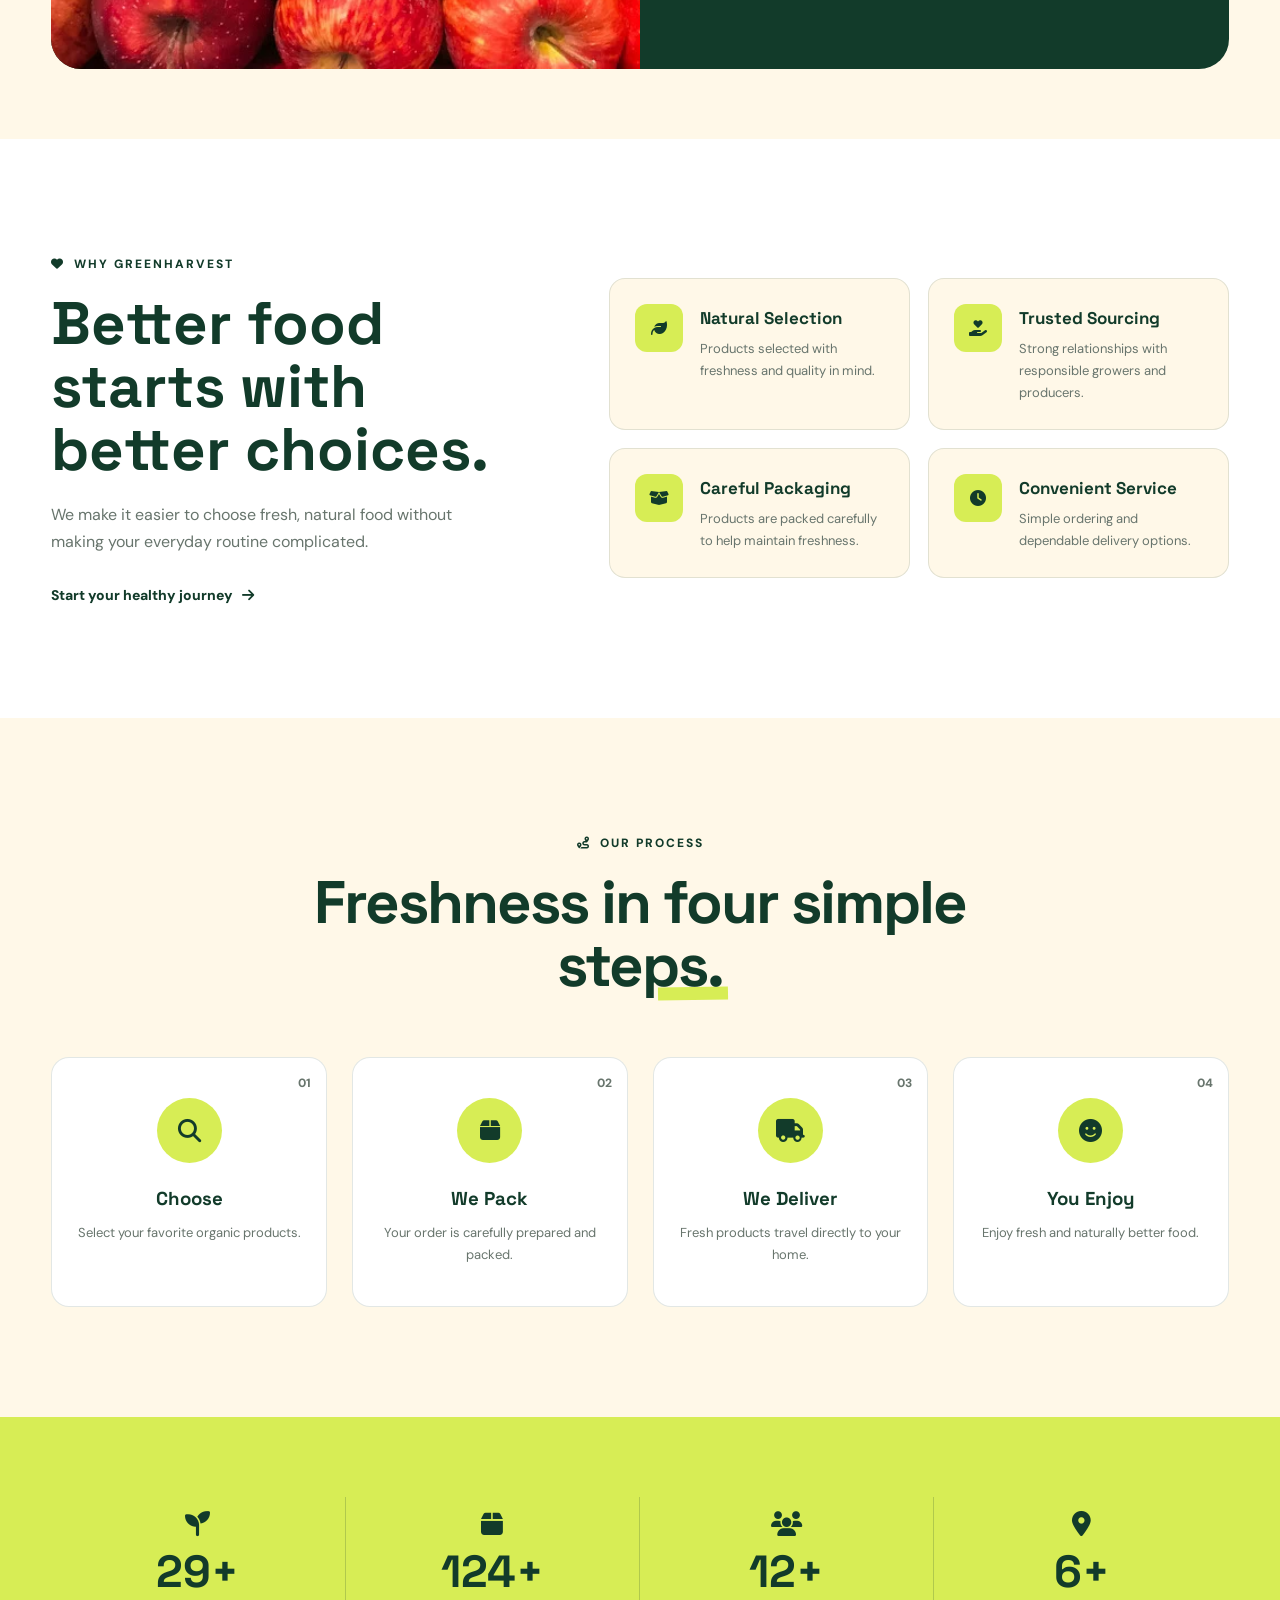
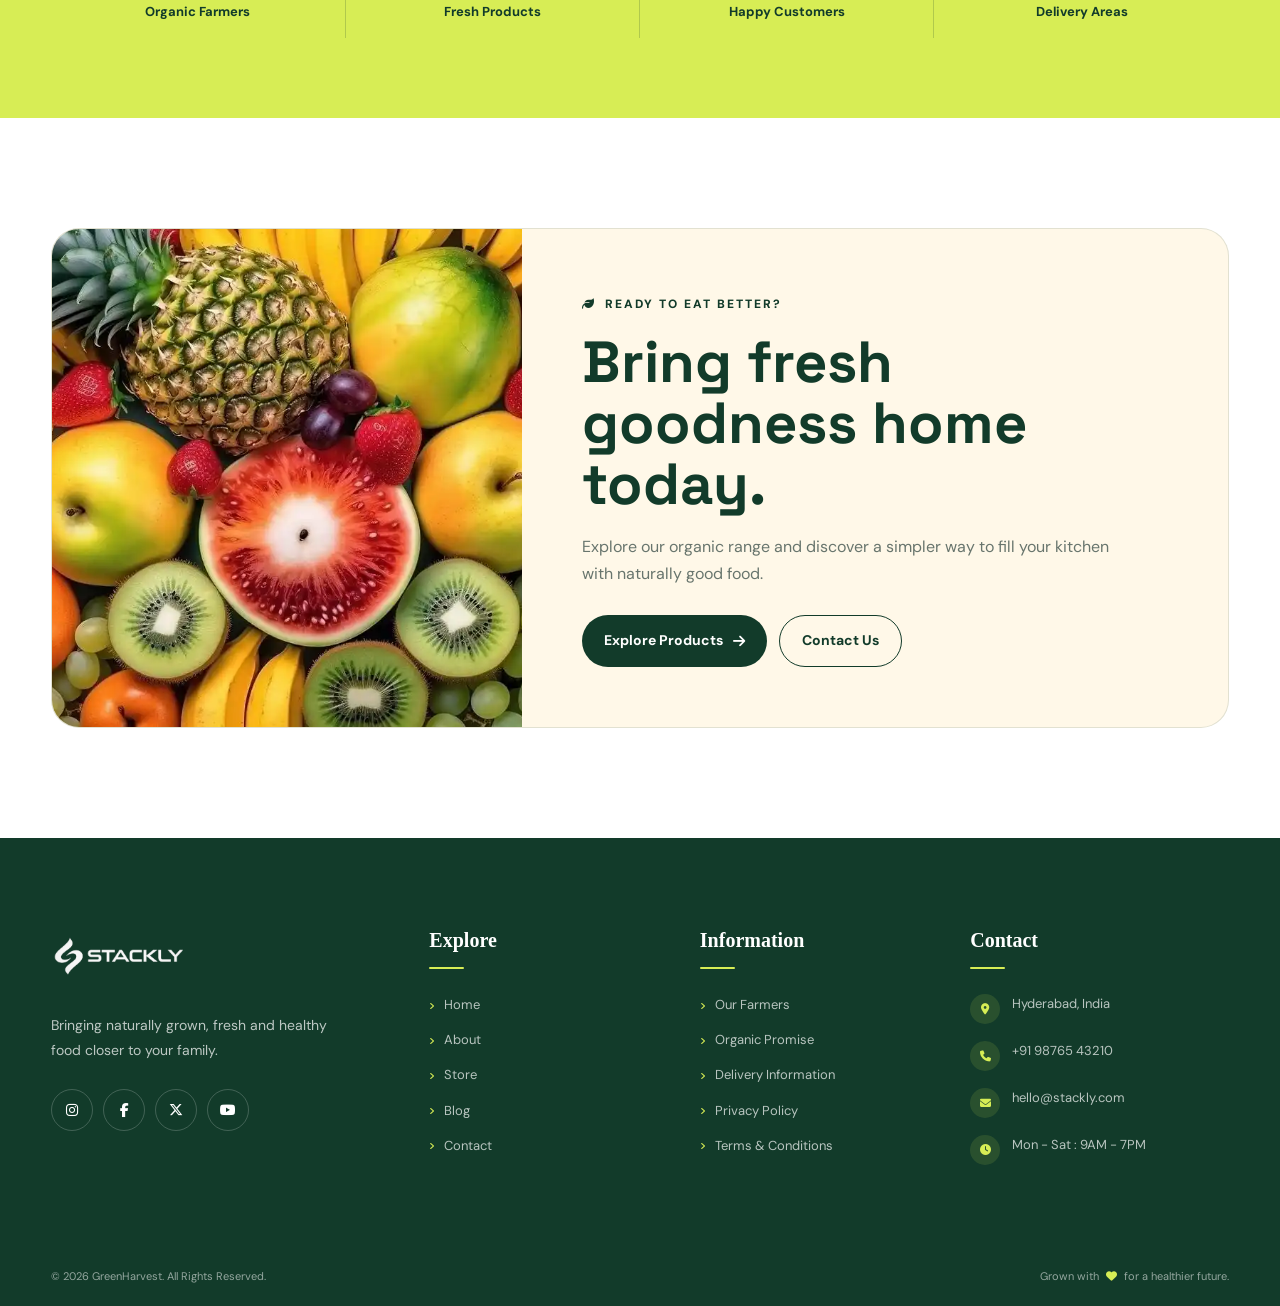
<file: store.html>
<!DOCTYPE html>
<html lang="en">
<head>
    <meta charset="UTF-8">
    <meta name="viewport" content="width=device-width, initial-scale=1.0">

    <title>GreenHarvest | Services</title>

    <!-- Google Fonts -->
    <link rel="preconnect" href="https://fonts.googleapis.com">
    <link rel="preconnect" href="https://fonts.gstatic.com" crossorigin>
    <link href="https://fonts.googleapis.com/css2?family=DM+Sans:wght@400;500;600;700&family=Space+Grotesk:wght@500;600;700&display=swap" rel="stylesheet">

    <!-- Font Awesome -->
    <link rel="stylesheet"
          href="https://cdnjs.cloudflare.com/ajax/libs/font-awesome/6.5.2/css/all.min.css">

    <!-- AOS -->
    <link rel="stylesheet"
          href="https://unpkg.com/aos@2.3.1/dist/aos.css">

    <link rel="stylesheet" href="css/store.css">
</head>

<body>

<!-- =====================================================
     01. HEADER
===================================================== -->
 <header class="header" id="header">

        <div class="container nav-wrapper">

           <a href="index.html" class="logo" aria-label="GreenHarvest Home">
    <img src="assets/imglogo.webp" alt="GreenHarvest Logo" class="logo-image">
</a>


            <nav class="navbar" id="navbar" aria-label="Main navigation">

                <a href="index.html" class="nav-link ">HOME</a>

                <a href="about.html" class="nav-link">ABOUT</a>

                <a href="store.html" class="nav-link">STORE</a>

                <a href="blog.html" class="nav-link">BLOG</a>

                <a href="contact.html" class="nav-link ">CONTACT</a>

                <a href="login.html" class="nav-login">
                    <i class="fa-solid fa-user"></i>
                    Login
                </a>

            </nav>


            <div class="nav-actions">

                <button
                    class="icon-btn search-btn"
                    type="button"
                    title="Search"
                    aria-label="Search">

                    <i class="fa-solid fa-magnifying-glass"></i>

                </button>


                <button
                    class="icon-btn cart-btn"
                    type="button"
                    title="Cart"
                    aria-label="Cart">

                    <i class="fa-solid fa-bag-shopping"></i>

                    <span class="cart-count">2</span>

                </button>


                <button
                    class="menu-btn"
                    id="menuBtn"
                    type="button"
                    title="Open Menu"
                    aria-label="Open Menu">

                    <i class="fa-solid fa-bars"></i>

                </button>

            </div>

        </div>

    </header>


<main>

<!-- =====================================================
     02. HERO SECTION
===================================================== -->
<section class="services-hero">

    <div class="hero-shape hero-shape-one"></div>
    <div class="hero-shape hero-shape-two"></div>

    <div class="container hero-grid">

        <div class="hero-content" data-aos="fade-right">

            <span class="eyebrow">
                <i class="fa-solid fa-seedling"></i>
                OUR SERVICES
            </span>

            <h1>
                Fresh choices,
                <span>better living.</span>
            </h1>

            <p>
                From farm-fresh delivery to carefully selected organic
                products, GreenHarvest makes healthy living simple,
                convenient, and naturally better.
            </p>

            <div class="hero-buttons">

                <a href="404.html" class="btn btn-primary">
                    Explore Services
                    <i class="fa-solid fa-arrow-right"></i>
                </a>

                <a href="404.html" class="btn btn-outline">
                    How It Works
                </a>

            </div>

            <div class="hero-mini">

                <div>
                    <strong>100%</strong>
                    <span>Organic Focus</span>
                </div>

                <div>
                    <strong>24H</strong>
                    <span>Fresh Delivery</span>
                </div>

                <div>
                    <strong>50K+</strong>
                    <span>Happy Customers</span>
                </div>

            </div>

        </div>

        <div class="hero-image" data-aos="zoom-in">

            <div class="hero-image-box">

                <img src="assets/f9.webp"
                     alt="Fresh organic vegetables">

                <div class="floating-card floating-card-one">
                    <i class="fa-solid fa-leaf"></i>
                    <div>
                        <strong>Farm Fresh</strong>
                        <span>Picked with care</span>
                    </div>
                </div>

                <div class="floating-card floating-card-two">
                    <i class="fa-solid fa-truck-fast"></i>
                    <div>
                        <strong>Fast Delivery</strong>
                        <span>Fresh to your door</span>
                    </div>
                </div>

            </div>

        </div>

    </div>

</section>


<!-- =====================================================
     03. SERVICE INTRO
===================================================== -->
<section class="service-intro section">

    <div class="container">

        <div class="section-heading center"
             data-aos="fade-up">

            <span class="eyebrow">
                <i class="fa-solid fa-wand-magic-sparkles"></i>
                WHAT WE DO
            </span>

            <h2>
                Everything you need for
                <span>a healthier table.</span>
            </h2>

            <p>
                We connect you with naturally grown food, reliable delivery,
                and simple solutions designed around everyday healthy living.
            </p>

        </div>

    </div>

</section>


<!-- =====================================================
     04. SERVICES GRID
===================================================== -->
<section class="services section" id="services">

    <div class="container">

        <div class="services-grid">

            <!-- Service 01 -->
            <article class="service-card"
                     data-aos="fade-up"
                     data-aos-delay="100">

                <div class="service-image">

                    <img src="assets/f1.webp"
                         alt="Organic farm produce">

                    <span class="service-number">01</span>

                </div>

                <div class="service-content">

                    <div class="service-icon">
                        <i class="fa-solid fa-seedling"></i>
                    </div>

                    <h3>Organic Farming</h3>

                    <p>
                        Naturally grown fruits, vegetables, grains, and
                        herbs sourced from trusted organic farms.
                    </p>

                    <a href="404.html">
                        Discover More
                        <i class="fa-solid fa-arrow-right"></i>
                    </a>

                </div>

            </article>


            <!-- Service 02 -->
            <article class="service-card"
                     data-aos="fade-up"
                     data-aos-delay="200">

                <div class="service-image">

                    <img src="assets/f2.webp"
                         alt="Organic food delivery">

                    <span class="service-number">02</span>

                </div>

                <div class="service-content">

                    <div class="service-icon">
                        <i class="fa-solid fa-truck-fast"></i>
                    </div>

                    <h3>Fresh Delivery</h3>

                    <p>
                        Get farm-fresh groceries delivered safely and
                        quickly to your doorstep.
                    </p>

                    <a href="404.html">
                        Discover More
                        <i class="fa-solid fa-arrow-right"></i>
                    </a>

                </div>

            </article>


            <!-- Service 03 -->
            <article class="service-card"
                     data-aos="fade-up"
                     data-aos-delay="300">

                <div class="service-image">

                    <img src="assets/f3.webp"
                         alt="Organic grocery basket">

                    <span class="service-number">03</span>

                </div>

                <div class="service-content">

                    <div class="service-icon">
                        <i class="fa-solid fa-basket-shopping"></i>
                    </div>

                    <h3>Weekly Grocery Box</h3>

                    <p>
                        Convenient weekly boxes packed with seasonal
                        organic essentials for your family.
                    </p>

                    <a href="404.html">
                        Discover More
                        <i class="fa-solid fa-arrow-right"></i>
                    </a>

                </div>

            </article>


            <!-- Service 04 -->
            <article class="service-card"
                     data-aos="fade-up"
                     data-aos-delay="100">

                <div class="service-image">

                    <img src="assets/f22.webp"
                         alt="Fresh fruits and vegetables">

                    <span class="service-number">04</span>

                </div>

                <div class="service-content">

                    <div class="service-icon">
                        <i class="fa-solid fa-apple-whole"></i>
                    </div>

                    <h3>Seasonal Produce</h3>

                    <p>
                        Discover seasonal produce selected for freshness,
                        taste, and natural quality.
                    </p>

                    <a href="404.html">
                        Discover More
                        <i class="fa-solid fa-arrow-right"></i>
                    </a>

                </div>

            </article>


            <!-- Service 05 -->
            <article class="service-card"
                     data-aos="fade-up"
                     data-aos-delay="200">

                <div class="service-image">

                    <img src="assets/f10.webp"
                         alt="Organic food subscription">

                    <span class="service-number">05</span>

                </div>

                <div class="service-content">

                    <div class="service-icon">
                        <i class="fa-solid fa-calendar-check"></i>
                    </div>

                    <h3>Food Subscription</h3>

                    <p>
                        Build a simple recurring order and keep your
                        kitchen stocked with healthy essentials.
                    </p>

                    <a href="404.html">
                        Discover More
                        <i class="fa-solid fa-arrow-right"></i>
                    </a>

                </div>

            </article>


            <!-- Service 06 -->
            <article class="service-card"
                     data-aos="fade-up"
                     data-aos-delay="300">

                <div class="service-image">

                    <img src="assets/f13.webp"
                         alt="Healthy organic meal ingredients">

                    <span class="service-number">06</span>

                </div>

                <div class="service-content">

                    <div class="service-icon">
                        <i class="fa-solid fa-bowl-food"></i>
                    </div>

                    <h3>Healthy Meal Packs</h3>

                    <p>
                        Carefully selected ingredients that make nutritious
                        home cooking easier every day.
                    </p>

                    <a href="404.html">
                        Discover More
                        <i class="fa-solid fa-arrow-right"></i>
                    </a>

                </div>

            </article>

        </div>

    </div>

</section>


<!-- =====================================================
     05. FARM TO HOME BANNER
===================================================== -->
<section class="farm-banner section">

    <div class="container">

        <div class="farm-banner-box">

            <div class="farm-image"
                 data-aos="fade-right">

                <img src="assets/f6.webp"
                     alt="Organic farmer harvesting vegetables">

            </div>

            <div class="farm-content"
                 data-aos="fade-left">

                <span class="eyebrow">
                    <i class="fa-solid fa-tractor"></i>
                    FARM TO HOME
                </span>

                <h2>
                    From the soil
                    <span>to your table.</span>
                </h2>

                <p>
                    We work closely with responsible growers to bring
                    naturally produced food directly to households.
                    Every step is focused on freshness and quality.
                </p>

                <div class="farm-points">

                    <div>
                        <i class="fa-solid fa-check"></i>
                        <span>Trusted local farmers</span>
                    </div>

                    <div>
                        <i class="fa-solid fa-check"></i>
                        <span>Carefully selected produce</span>
                    </div>

                    <div>
                        <i class="fa-solid fa-check"></i>
                        <span>Freshness-first handling</span>
                    </div>

                    <div>
                        <i class="fa-solid fa-check"></i>
                        <span>Responsible sourcing</span>
                    </div>

                </div>

                <a href="404.html" class="btn btn-light">
                    Meet Our Farmers
                    <i class="fa-solid fa-arrow-right"></i>
                </a>

            </div>

        </div>

    </div>

</section>


<!-- =====================================================
     06. WHY CHOOSE US
===================================================== -->
<section class="benefits section">

    <div class="container">

        <div class="benefit-grid">

            <div class="benefit-content"
                 data-aos="fade-right">

                <span class="eyebrow">
                    <i class="fa-solid fa-heart"></i>
                    WHY GREENHARVEST
                </span>

                <h2>
                    Better food starts
                    with better choices.
                </h2>

                <p>
                    We make it easier to choose fresh, natural food without
                    making your everyday routine complicated.
                </p>

                <a href="404.html" class="text-link">
                    Start your healthy journey
                    <i class="fa-solid fa-arrow-right"></i>
                </a>

            </div>


            <div class="benefit-list"
                 data-aos="fade-left">

                <div class="benefit-item">

                    <div class="benefit-icon">
                        <i class="fa-solid fa-leaf"></i>
                    </div>

                    <div>
                        <h3>Natural Selection</h3>
                        <p>
                            Products selected with freshness and quality
                            in mind.
                        </p>
                    </div>

                </div>

                <div class="benefit-item">

                    <div class="benefit-icon">
                        <i class="fa-solid fa-hand-holding-heart"></i>
                    </div>

                    <div>
                        <h3>Trusted Sourcing</h3>
                        <p>
                            Strong relationships with responsible growers
                            and producers.
                        </p>
                    </div>

                </div>

                <div class="benefit-item">

                    <div class="benefit-icon">
                        <i class="fa-solid fa-box-open"></i>
                    </div>

                    <div>
                        <h3>Careful Packaging</h3>
                        <p>
                            Products are packed carefully to help maintain
                            freshness.
                        </p>
                    </div>

                </div>

                <div class="benefit-item">

                    <div class="benefit-icon">
                        <i class="fa-solid fa-clock"></i>
                    </div>

                    <div>
                        <h3>Convenient Service</h3>
                        <p>
                            Simple ordering and dependable delivery options.
                        </p>
                    </div>

                </div>

            </div>

        </div>

    </div>

</section>


<!-- =====================================================
     07. PROCESS
===================================================== -->
<section class="process section" id="process">

    <div class="container">

        <div class="section-heading center"
             data-aos="fade-up">

            <span class="eyebrow">
                <i class="fa-solid fa-route"></i>
                OUR PROCESS
            </span>

            <h2>
                Freshness in
                <span>four simple steps.</span>
            </h2>

        </div>


        <div class="process-grid">

            <div class="process-item"
                 data-aos="fade-up"
                 data-aos-delay="100">

                <div class="process-number">01</div>

                <i class="fa-solid fa-magnifying-glass"></i>

                <h3>Choose</h3>

                <p>
                    Select your favorite organic products.
                </p>

            </div>


            <div class="process-item"
                 data-aos="fade-up"
                 data-aos-delay="200">

                <div class="process-number">02</div>

                <i class="fa-solid fa-box"></i>

                <h3>We Pack</h3>

                <p>
                    Your order is carefully prepared and packed.
                </p>

            </div>


            <div class="process-item"
                 data-aos="fade-up"
                 data-aos-delay="300">

                <div class="process-number">03</div>

                <i class="fa-solid fa-truck"></i>

                <h3>We Deliver</h3>

                <p>
                    Fresh products travel directly to your home.
                </p>

            </div>


            <div class="process-item"
                 data-aos="fade-up"
                 data-aos-delay="400">

                <div class="process-number">04</div>

                <i class="fa-solid fa-face-smile"></i>

                <h3>You Enjoy</h3>

                <p>
                    Enjoy fresh and naturally better food.
                </p>

            </div>

        </div>

    </div>

</section>


<!-- =====================================================
     08. COUNTER SECTION
===================================================== -->
<section class="stats section">

    <div class="container">

        <div class="stats-grid">

            <div class="stat-item"
                 data-aos="zoom-in">

                <i class="fa-solid fa-seedling"></i>

                <strong class="counter"
                        data-target="120">0</strong>

                <span>Organic Farmers</span>

            </div>


            <div class="stat-item"
                 data-aos="zoom-in"
                 data-aos-delay="100">

                <i class="fa-solid fa-box"></i>

                <strong class="counter"
                        data-target="500">0</strong>

                <span>Fresh Products</span>

            </div>


            <div class="stat-item"
                 data-aos="zoom-in"
                 data-aos-delay="200">

                <i class="fa-solid fa-users"></i>

                <strong class="counter"
                        data-target="50">0</strong>

                <span>Happy Customers</span>

            </div>


            <div class="stat-item"
                 data-aos="zoom-in"
                 data-aos-delay="300">

                <i class="fa-solid fa-location-dot"></i>

                <strong class="counter"
                        data-target="25">0</strong>

                <span>Delivery Areas</span>

            </div>

        </div>

    </div>

</section>


<!-- =====================================================
     09. CONTACT CTA
===================================================== -->
<section class="contact-cta section"
         id="contact">

    <div class="container">

        <div class="cta-box"
             data-aos="zoom-in">

            <div class="cta-image">

                <img src="assets/f16.webp"
                     alt="Fresh organic vegetables">

            </div>

            <div class="cta-content">

                <span class="eyebrow">
                    <i class="fa-solid fa-leaf"></i>
                    READY TO EAT BETTER?
                </span>

                <h2>
                    Bring fresh goodness
                    home today.
                </h2>

                <p>
                    Explore our organic range and discover a simpler
                    way to fill your kitchen with naturally good food.
                </p>

                <div class="cta-buttons">

                    <a href="404.html"
                       class="btn btn-primary">
                        Explore Products
                        <i class="fa-solid fa-arrow-right"></i>
                    </a>

                    <a href="404.html"
                       class="btn btn-outline">
                        Contact Us
                    </a>

                </div>

            </div>

        </div>

    </div>

</section>

</main>


<!-- ================= SECTION 9 : FOOTER ================= -->
<footer class="footer">

    <div class="container footer-grid">

        <!-- ABOUT -->
        <div class="footer-about">

            <a href="index.html"
               class="logo footer-logo"
               aria-label="GreenHarvest Home">

                <img src="assets/imglogo.webp"
                     alt="GreenHarvest Logo">

            </a>

            <p class="footer-description">
                Bringing naturally grown, fresh and healthy food
                closer to your family.
            </p>

            <!-- SOCIAL LINKS -->
            <div class="social-links">

                <a href="404.html" aria-label="Instagram" title="Instagram">
                    <i class="fa-brands fa-instagram"></i>
                </a>

                <a href="404.html" aria-label="Facebook" title="Facebook">
                    <i class="fa-brands fa-facebook-f"></i>
                </a>

                <a href="404.html" aria-label="Twitter" title="Twitter">
                    <i class="fa-brands fa-x-twitter"></i>
                </a>

                <a href="404.html" aria-label="YouTube" title="YouTube">
                    <i class="fa-brands fa-youtube"></i>
                </a>

            </div>

        </div>


        <!-- EXPLORE -->
        <div class="footer-column">

            <h2>Explore</h2>

            <a href="index.html">
                <i class="fa-solid fa-angle-right"></i>
                Home
            </a>

            <a href="about.html">
                <i class="fa-solid fa-angle-right"></i>
                About
            </a>

            <a href="store.html">
                <i class="fa-solid fa-angle-right"></i>
                Store
            </a>

            <a href="blog.html">
                <i class="fa-solid fa-angle-right"></i>
                Blog
            </a>

            <a href="contact.html">
                <i class="fa-solid fa-angle-right"></i>
                Contact
            </a>

        </div>


        <!-- INFORMATION -->
        <div class="footer-column">

            <h2>Information</h2>

            <a href="404.html">
                <i class="fa-solid fa-angle-right"></i>
                Our Farmers
            </a>

            <a href="404.html">
                <i class="fa-solid fa-angle-right"></i>
                Organic Promise
            </a>

            <a href="404.html">
                <i class="fa-solid fa-angle-right"></i>
                Delivery Information
            </a>

            <a href="404.html">
                <i class="fa-solid fa-angle-right"></i>
                Privacy Policy
            </a>

            <a href="404.html">
                <i class="fa-solid fa-angle-right"></i>
                Terms & Conditions
            </a>

        </div>


        <!-- CONTACT -->
        <div class="footer-column footer-contact">

            <h2>Contact</h2>

            <p>
                <span class="contact-icon">
                    <i class="fa-solid fa-location-dot"></i>
                </span>
                <span>
                    Hyderabad, India
                </span>
            </p>

            <p>
                <span class="contact-icon">
                    <i class="fa-solid fa-phone"></i>
                </span>
                <span>
                    +91 98765 43210
                </span>
            </p>

            <p>
                <span class="contact-icon">
                    <i class="fa-solid fa-envelope"></i>
                </span>
                <span>
                    hello@stackly.com
                </span>
            </p>

            <p>
                <span class="contact-icon">
                    <i class="fa-solid fa-clock"></i>
                </span>
                <span>
                    Mon - Sat : 9AM - 7PM
                </span>
            </p>

        </div>

    </div>





    <!-- FOOTER BOTTOM -->
    <div class="footer-bottom">

        <div class="container footer-bottom-inner">

            <p>
                © 2026 GreenHarvest. All Rights Reserved.
            </p>

            <p class="footer-made">
                Grown with
                <i class="fa-solid fa-heart"></i>
                for a healthier future.
            </p>

        </div>

    </div>

</footer>





<!-- AOS -->
<script src="https://unpkg.com/aos@2.3.1/dist/aos.js"></script>

<script src="js/store.js"></script>

</body>
</html>
</file>
<file: css/style.css>
/* =========================================================
   GREENHARVEST ORGANIC FOOD STORE
   COMPLETE STYLE CSS
   =========================================================
   3 MAIN COLORS
   01 - DEEP GREEN : #123B2A
   02 - LIME       : #D7ED55
   03 - CREAM      : #FFF8E8
========================================================= */


/* =========================================================
   ROOT VARIABLES
========================================================= */

:root {
    --primary: #123B2A;
    --primary-dark: #0C2C20;
    --accent: #D7ED55;
    --cream: #FFF8E8;
    --white: #FFFFFF;

    --text: #123B2A;
    --text-soft: rgba(18, 59, 42, 0.68);
    --text-light: rgba(255, 255, 255, 0.82);

    --border: rgba(18, 59, 42, 0.12);
    --border-light: rgba(255, 255, 255, 0.18);

    --shadow-sm: 0 8px 25px rgba(18, 59, 42, 0.08);
    --shadow: 0 18px 50px rgba(18, 59, 42, 0.12);
    --shadow-lg: 0 28px 70px rgba(18, 59, 42, 0.18);

    --radius-sm: 10px;
    --radius: 18px;
    --radius-lg: 28px;

    --container: 1240px;
    --transition: 0.35s ease;
}


/* =========================================================
   RESET
========================================================= */

* {
    margin: 0;
    padding: 0;
    box-sizing: border-box;
}

html {
    scroll-behavior: smooth;
}

body {
    font-family: "DM Sans", sans-serif;
    background: var(--light);
    color: var(--primary);
    overflow-x: hidden;
}

img {
    width: 100%;
    display: block;
}

button,
input,
textarea,
select {
    font: inherit;
}

button {
    border: 0;
    cursor: pointer;
}

a {
    color: inherit;
    text-decoration: none;
}

ul {
    list-style: none;
}

::selection {
    background: var(--accent);
    color: var(--primary);
}

/* =========================================================
   GLOBAL CONTAINER
========================================================= */

.container {
    width: min(100% - 40px, var(--container));
    margin-inline: auto;
}


/* =========================================================
   COMMON SECTION
========================================================= */

.section {
    padding: 110px 0;
}


/* =========================================================
   TYPOGRAPHY
========================================================= */

h1,
h2,
h3,
h4 {
    font-family: "Playfair Display", serif;
    color: var(--primary);
}

h2 {
    font-size: clamp(38px, 4.2vw, 58px);
    line-height: 1.08;
    letter-spacing: -1.5px;
}

h2 span {
    color: var(--primary);
}


/* =========================================================
   EYEBROW
========================================================= */

.eyebrow {
    display: inline-block;

    margin-bottom: 16px;

    color: var(--primary);

    font-size: 12px;
    font-weight: 800;

    letter-spacing: 2px;
    text-transform: uppercase;
}


/* =========================================================
   SECTION HEADING
========================================================= */

.section-heading {
    max-width: 680px;
}

.section-heading.center {
    margin: 0 auto 55px;
    text-align: center;
}

.section-heading h2 {
    margin-bottom: 18px;
}

.section-heading p {
    max-width: 620px;

    color: var(--text-soft);

    font-size: 16px;
    line-height: 1.75;
}

.section-heading.center p {
    margin-inline: auto;
}


/* =========================================================
   PRELOADER
========================================================= */

.preloader {
    position: fixed;
    inset: 0;

    display: flex;
    align-items: center;
    justify-content: center;

    background: var(--primary);

    z-index: 99999;

    transition:
        opacity 0.5s ease,
        visibility 0.5s ease;
}

.preloader.hide {
    opacity: 0;
    visibility: hidden;
    pointer-events: none;
}

.loader {
    display: flex;
    flex-direction: column;
    align-items: center;
    gap: 15px;

    color: var(--white);
}

.loader span {
    width: 72px;
    height: 72px;

    display: flex;
    align-items: center;
    justify-content: center;

    border: 2px solid var(--accent);
    border-radius: 50%;

    color: var(--accent);

    animation: loaderPulse 1.5s infinite;
}

.loader span i {
    font-size: 28px;
}

.loader strong {
    font-family: "Playfair Display", serif;
    font-size: 22px;
}

@keyframes loaderPulse {
    0%,
    100% {
        transform: scale(1);
    }

    50% {
        transform: scale(1.08);
    }
}


/* =========================================================
   HEADER
========================================================= */

.header {
    position: fixed;
    top: 0;
    left: 0;
    width: 100%;
    z-index: 1000;
    background: var(--primary);
    transition:
        background var(--transition),
        box-shadow var(--transition);
}

.header.scrolled {
    box-shadow: 0 8px 30px rgba(18, 59, 42, 0.15);
}

.nav-wrapper {
    min-height: 82px;
    display: flex;
    align-items: center;
    justify-content: space-between;
    gap: 25px;
}

/* =========================================================
   LOGO IMAGE
========================================================= */

.logo {
    display: inline-flex;
    align-items: center;
    flex-shrink: 0;
}

.logo-image {
    width: 115px;
    height: 70px;
    object-fit: contain;
    display: block;
}

/* Tablet */
@media (max-width: 850px) {
    .logo-image {
        width: 100px;
        height: 62px;
    }
}

/* Mobile */
@media (max-width: 600px) {
    .logo-image {
        width: 90px;
        height: 58px;
    }
}

/* NAV */

.navbar {
    display: flex;
    align-items: center;
    gap: 30px;
}

.nav-link {
    position: relative;
    color: var(--white);
    font-size: 12px;
    font-weight: 700;
    letter-spacing: 1px;
    padding: 31px 0;
    opacity: 0.85;
    transition: opacity var(--transition);
}

.nav-link::after {
    content: "";
    position: absolute;
    left: 0;
    bottom: 23px;
    width: 0;
    height: 3px;
    border-radius: 10px;
    background: var(--light);
    transition: width var(--transition);
}

.nav-link:hover,
.nav-link.active {
    opacity: 1;
    color: white;
}

.nav-link:hover::after,
.nav-link.active::after {
    width: 100%;
}

.nav-login {
    display: inline-flex;
    align-items: center;
    gap: 8px;
    padding: 11px 17px;
    border: 1px solid var(--accent);
    border-radius: 100px;
    color: var(--accent);
    font-size: 12px;
    font-weight: 700;
    transition: var(--transition);
}

.nav-login:hover {
    background: var(--accent);
    color: var(--primary);
}

.nav-actions {
    display: flex;
    align-items: center;
    gap: 8px;
}

.icon-btn,
.menu-btn {
    width: 42px;
    height: 42px;
    border-radius: 50%;
    display: grid;
    place-items: center;
    background: transparent;
    color: var(--white);
    transition: var(--transition);
}

.icon-btn:hover,
.menu-btn:hover {
    background: var(--accent);
    color: var(--primary);
}

.cart-btn {
    position: relative;
}

.cart-count {
    position: absolute;
    top: -2px;
    right: -1px;
    min-width: 17px;
    height: 17px;
    padding: 0 4px;
    border-radius: 50%;
    background: var(--accent);
    color: var(--primary);
    display: grid;
    place-items: center;
    font-size: 9px;
    font-weight: 900;
}

.menu-btn {
    display: none;
}


/* =========================================================
   HERO
========================================================= */

.hero {
    position: relative;

    width: 100%;
    min-height: 100vh;
    min-height: 100svh;

    overflow: hidden;

    background: var(--primary);

    color: var(--white);
}

.hero-slider {
    position: relative;

    width: 100%;

    min-height: 100vh;
    min-height: 100svh;
}

.hero-slide {
    position: absolute;
    inset: 0;

    width: 100%;

    min-height: 100vh;
    min-height: 100svh;

    opacity: 0;
    visibility: hidden;

    transition:
        opacity 0.8s ease,
        visibility 0.8s ease;

    overflow: hidden;
}

.hero-slide.active {
    opacity: 1;
    visibility: visible;
    z-index: 2;
}

.hero-image {
    position: absolute;
    inset: 0;

    width: 100%;
    height: 100%;

    background-size: cover;
    background-position: center;
    background-repeat: no-repeat;

    transform: scale(1.08);

    transition: transform 7s ease;
}

.hero-slide.active .hero-image {
    transform: scale(1);
}

.hero-overlay {
    position: absolute;
    inset: 0;

    background: rgba(18, 59, 42, 0.67);

    z-index: 1;
}

.hero-slide::after {
    content: "";

    position: absolute;
    inset: 0;

    width: 65%;

    background: rgba(18, 59, 42, 0.22);

    z-index: 1;
}

.hero-content {
    position: relative;

    min-height: 100vh;
    min-height: 100svh;

    display: flex;
    align-items: center;

    padding: 120px 0 110px;

    z-index: 3;
}

.hero-text {
    max-width: 720px;

    position: relative;

    z-index: 4;
}

.hero-label {
    display: inline-flex;
    align-items: center;
    gap: 10px;

    padding: 9px 17px;

    margin-bottom: 24px;

    border: 1px solid rgba(215, 237, 85, 0.6);
    border-radius: 50px;

    background: rgba(215, 237, 85, 0.08);

    color: var(--accent);

    font-size: 12px;
    font-weight: 800;

    letter-spacing: 1.8px;
}

.hero-text h1 {
    margin-bottom: 25px;

    color: var(--white);

    font-size: clamp(50px, 6vw, 88px);

    line-height: 0.98;

    letter-spacing: -3px;
}

.hero-text h1 span {
    color: var(--accent);
}

.hero-text p {
    max-width: 620px;

    margin-bottom: 35px;

    color: var(--text-light);

    font-size: 18px;

    line-height: 1.75;
}

.hero-buttons {
    display: flex;
    align-items: center;
    flex-wrap: wrap;

    gap: 14px;
}


/* =========================================================
   BUTTONS
========================================================= */

.btn {
    min-height: 54px;

    display: inline-flex;
    align-items: center;
    justify-content: center;

    gap: 11px;

    padding: 14px 24px;

    border-radius: 8px;

    font-size: 13px;
    font-weight: 800;

    transition: all var(--transition);
}

.btn-primary {
    background: var(--accent);

    border: 2px solid var(--accent);

    color: var(--primary);
}

.btn-primary:hover {
    background: var(--white);
    border-color: var(--white);

    transform: translateY(-4px);

    box-shadow: var(--shadow);
}

.btn-primary i {
    transition: transform var(--transition);
}

.btn-primary:hover i {
    transform: translateX(5px);
}

.btn-outline {
    background: transparent;

    border: 2px solid rgba(255, 255, 255, 0.7);

    color: var(--white);
}

.btn-outline:hover {
    background: var(--white);

    border-color: var(--white);

    color: var(--primary);

    transform: translateY(-4px);
}


/* =========================================================
   SLIDER BUTTONS
========================================================= */

.slider-btn {
    position: absolute;

    top: 50%;

    width: 54px;
    height: 54px;

    display: flex;
    align-items: center;
    justify-content: center;

    border: 1px solid rgba(255, 255, 255, 0.35);
    border-radius: 50%;

    background: rgba(18, 59, 42, 0.4);

    color: var(--white);

    cursor: pointer;

    z-index: 10;

    transform: translateY(-50%);

    backdrop-filter: blur(8px);
    -webkit-backdrop-filter: blur(8px);

    transition: all var(--transition);
}

.slider-btn.prev {
    left: 28px;
}

.slider-btn.next {
    right: 28px;
}

.slider-btn:hover {
    background: var(--accent);

    border-color: var(--accent);

    color: var(--primary);

    transform: translateY(-50%) scale(1.08);
}


/* =========================================================
   SLIDER DOTS
========================================================= */

.slider-dots {
    position: absolute;

    left: 50%;
    bottom: 32px;

    display: flex;
    align-items: center;
    gap: 9px;

    transform: translateX(-50%);

    z-index: 10;
}

.slider-dots .dot {
    width: 10px;
    height: 10px;

    padding: 0;

    border-radius: 50%;

    background: rgba(255, 255, 255, 0.45);

    cursor: pointer;

    transition: all var(--transition);
}

.slider-dots .dot.active {
    width: 34px;

    border-radius: 20px;

    background: var(--accent);
}


/* =========================================================
   ORGANIC BANNER
========================================================= */

.organic-banner {
    position: relative;

    overflow: hidden;

    padding: 115px 0 0;

    background: var(--primary);

    color: var(--white);
}

.banner-bg {
    position: absolute;
    inset: 0;

    background: var(--primary);
}

.banner-shape {
    position: absolute;

    border-radius: 50%;

    background: rgba(215, 237, 85, 0.08);

    pointer-events: none;
}

.shape-one {
    width: 500px;
    height: 500px;

    top: -230px;
    right: -130px;
}

.shape-two {
    width: 300px;
    height: 300px;

    bottom: 150px;
    left: -150px;

    background: rgba(215, 237, 85, 0.06);
}

.banner-container {
    position: relative;

    display: grid;
    grid-template-columns: 1fr 0.9fr;

    gap: 70px;

    align-items: center;

    min-height: 680px;

    z-index: 2;
}


/* =========================================================
   BANNER CONTENT
========================================================= */

.banner-content {
    max-width: 650px;
}

.banner-mini-tag {
    display: inline-flex;
    align-items: center;
    gap: 9px;

    margin-bottom: 22px;

    color: var(--accent);

    font-size: 12px;
    font-weight: 800;

    letter-spacing: 1.5px;
}

.banner-content h2 {
    margin-bottom: 24px;

    color: var(--white);

    font-size: clamp(42px, 5vw, 70px);

    line-height: 1.02;
}

.banner-content h2 span {
    color: var(--accent);
}

.banner-description {
    max-width: 590px;

    margin-bottom: 32px;

    color: var(--text-light);

    font-size: 17px;

    line-height: 1.8;
}


/* =========================================================
   BANNER BUTTONS
========================================================= */

.banner-buttons {
    display: flex;
    flex-wrap: wrap;
    gap: 13px;

    margin-bottom: 45px;
}

.banner-btn {
    min-height: 53px;

    display: inline-flex;
    align-items: center;
    justify-content: center;

    gap: 10px;

    padding: 13px 23px;

    border-radius: 8px;

    font-size: 13px;
    font-weight: 800;

    transition: all var(--transition);
}

.banner-btn.primary {
    background: var(--accent);

    color: var(--primary);
}

.banner-btn.primary:hover {
    background: var(--white);

    transform: translateY(-4px);
}

.banner-btn.secondary {
    border: 1px solid rgba(255, 255, 255, 0.35);

    color: var(--white);
}

.banner-btn.secondary:hover {
    background: var(--white);

    border-color: var(--white);

    color: var(--primary);

    transform: translateY(-4px);
}


/* =========================================================
   BANNER TRUST
========================================================= */

.banner-trust {
    display: grid;
    grid-template-columns: repeat(3, 1fr);

    gap: 18px;
}

.trust-item {
    display: flex;
    align-items: center;
    gap: 12px;
}

.trust-icon {
    width: 44px;
    height: 44px;

    display: flex;
    align-items: center;
    justify-content: center;

    flex-shrink: 0;

    border-radius: 50%;

    background: var(--accent);

    color: var(--primary);
}

.trust-item strong {
    display: block;

    color: var(--white);

    font-size: 15px;
    font-weight: 800;
}

.trust-item span {
    display: block;

    color: rgba(255, 255, 255, 0.65);

    font-size: 11px;
}


/* =========================================================
   BANNER VISUAL
========================================================= */

.banner-visual {
    position: relative;

    min-height: 610px;

    display: flex;
    align-items: center;
    justify-content: center;
}

.main-product-image {
    position: relative;

    width: min(100%, 510px);

    border: 10px solid rgba(255, 255, 255, 0.08);

    border-radius: 30px;

    overflow: hidden;

    box-shadow: var(--shadow-lg);

    transform: rotate(2deg);
}

.main-product-image img {
    height: 550px;

    object-fit: cover;

    transition: transform 0.8s ease;
}

.main-product-image:hover img {
    transform: scale(1.05);
}


/* =========================================================
   FLOATING CARDS
========================================================= */

.floating-card {
    position: absolute;

    display: flex;
    align-items: center;
    gap: 12px;

    padding: 13px;

    border-radius: 14px;

    background: var(--white);

    color: var(--primary);

    box-shadow: var(--shadow-lg);

    z-index: 4;

    animation: floatingCard 4s ease-in-out infinite;
}

.floating-card strong {
    display: block;

    font-size: 13px;
    font-weight: 800;
}

.floating-card span {
    display: block;

    margin-top: 2px;

    color: rgba(18, 59, 42, 0.58);

    font-size: 10px;
}

.fruit-card {
    top: 95px;
    left: -15px;
}

.fruit-card img {
    width: 55px;
    height: 55px;

    border-radius: 10px;

    object-fit: cover;
}

.honey-card {
    right: -10px;
    bottom: 110px;
}

.honey-icon {
    width: 48px;
    height: 48px;

    display: flex;
    align-items: center;
    justify-content: center;

    border-radius: 10px;

    background: var(--accent);

    color: var(--primary);
}

@keyframes floatingCard {
    0%,
    100% {
        transform: translateY(0);
    }

    50% {
        transform: translateY(-10px);
    }
}


/* =========================================================
   ORGANIC BADGE
========================================================= */

.organic-badge {
    position: absolute;

    right: 45px;
    top: 45px;

    width: 115px;
    height: 115px;

    display: flex;
    flex-direction: column;
    align-items: center;
    justify-content: center;

    border: 5px solid var(--primary);

    border-radius: 50%;

    background: var(--accent);

    color: var(--primary);

    text-align: center;

    z-index: 5;

    box-shadow: var(--shadow);
}

.badge-circle {
    margin-bottom: 1px;

    font-size: 17px;
}

.organic-badge span {
    font-size: 18px;
    font-weight: 900;

    line-height: 1;
}

.organic-badge small {
    margin-top: 3px;

    font-size: 8px;
    font-weight: 900;

    letter-spacing: 1px;
}


/* =========================================================
   DECORATIVE LEAVES
========================================================= */

.decor-leaf {
    position: absolute;

    color: var(--accent);

    opacity: 0.7;

    z-index: 3;

    animation: leafFloat 5s ease-in-out infinite;
}

.leaf-one {
    top: 10%;
    right: 2%;

    font-size: 35px;

    transform: rotate(25deg);
}

.leaf-two {
    bottom: 5%;
    left: 2%;

    font-size: 28px;

    transform: rotate(-30deg);

    animation-delay: 1s;
}

@keyframes leafFloat {
    0%,
    100% {
        transform: translateY(0) rotate(25deg);
    }

    50% {
        transform: translateY(-10px) rotate(40deg);
    }
}


/* =========================================================
   BANNER BOTTOM
========================================================= */

.banner-bottom {
    position: relative;

    margin-top: 20px;

    border-top: 1px solid rgba(255, 255, 255, 0.12);

    z-index: 3;
}

.banner-bottom-inner {
    min-height: 82px;

    display: grid;
    grid-template-columns: repeat(5, 1fr);

    align-items: center;

    gap: 20px;
}

.banner-bottom-inner > div {
    display: flex;
    align-items: center;
    justify-content: center;

    gap: 9px;

    color: rgba(255, 255, 255, 0.78);

    font-size: 10px;
    font-weight: 800;

    letter-spacing: 1px;
}

.banner-bottom-inner i {
    color: var(--accent);
}


/* =========================================================
   CATEGORIES
========================================================= */

.categories {
    background: var(--cream);
}

.category-grid {
    display: grid;

    grid-template-columns: repeat(4, 1fr);

    gap: 22px;
}

.category-card {
    overflow: hidden;

    background: var(--white);

    border: 1px solid var(--border);

    border-radius: var(--radius);

    box-shadow: var(--shadow-sm);

    transition:
        transform var(--transition),
        box-shadow var(--transition);
}

.category-card:hover {
    transform: translateY(-10px);

    box-shadow: var(--shadow);
}

.category-image {
    height: 270px;

    overflow: hidden;
}

.category-image img {
    width: 100%;
    height: 100%;

    object-fit: cover;

    transition: transform 0.7s ease;
}

.category-card:hover .category-image img {
    transform: scale(1.08);
}

.category-content {
    padding: 25px;
}

.category-content > span {
    display: block;

    margin-bottom: 6px;

    color: var(--primary);

    font-size: 11px;
    font-weight: 800;
}

.category-content h3 {
    margin-bottom: 5px;

    font-size: 24px;
}

.category-content p {
    margin-bottom: 17px;

    color: var(--text-soft);

    font-size: 13px;
}

.category-content a {
    display: inline-flex;
    align-items: center;
    gap: 8px;

    color: var(--primary);

    font-size: 12px;
    font-weight: 800;
}

.category-content a i {
    color: var(--primary);

    transition: transform var(--transition);
}

.category-content a:hover i {
    transform: translateX(5px);
}


/* =========================================================
   ABOUT
========================================================= */

.about {
    background: var(--white);
}

.about-grid {
    display: grid;

    grid-template-columns: 1fr 1fr;

    gap: 90px;

    align-items: center;
}

.about-images {
    position: relative;

    min-height: 570px;
}

.about-main-image {
    width: 78%;
    height: 520px;

    overflow: hidden;

    border-radius: 28px;
}

.about-main-image img {
    width: 100%;
    height: 100%;

    object-fit: cover;

    transition: transform 0.7s ease;
}

.about-main-image:hover img {
    transform: scale(1.05);
}

.about-small-image {
    position: absolute;

    right: 0;
    bottom: 0;

    width: 42%;
    height: 250px;

    overflow: hidden;

    border: 8px solid var(--white);

    border-radius: 22px;

    box-shadow: var(--shadow);
}

.about-small-image img {
    width: 100%;
    height: 100%;

    object-fit: cover;
}

.experience-badge {
    position: absolute;

    left: -25px;
    bottom: 70px;

    width: 145px;
    height: 145px;

    display: flex;
    flex-direction: column;
    align-items: center;
    justify-content: center;

    border-radius: 50%;

    background: var(--accent);

    color: var(--primary);

    text-align: center;

    box-shadow: var(--shadow);
}

.experience-badge strong {
    font-family: "Playfair Display", serif;

    font-size: 40px;

    line-height: 1;
}

.experience-badge span {
    margin-top: 6px;

    font-size: 10px;
    font-weight: 800;

    line-height: 1.4;
}

.about-content h2 {
    margin-bottom: 24px;
}

.about-content h2 span {
    display: block;

    color: var(--primary);
}

.about-content > p {
    margin-bottom: 16px;

    color: var(--text-soft);

    font-size: 16px;

    line-height: 1.8;
}

.about-points {
    display: grid;

    gap: 12px;

    margin: 27px 0;
}

.about-points div {
    display: flex;
    align-items: center;
    gap: 11px;

    color: var(--primary);

    font-size: 14px;
    font-weight: 700;
}

.about-points i {
    color: var(--primary);
}


/* =========================================================
   TEXT BUTTON
========================================================= */

.text-btn {
    display: inline-flex;
    align-items: center;
    gap: 10px;

    color: var(--primary);

    font-size: 13px;
    font-weight: 800;

    transition: color var(--transition);
}

.text-btn i {
    transition: transform var(--transition);
}

.text-btn:hover i {
    transform: translateX(6px);
}

.text-btn:hover {
    color: var(--primary);
}


/* =========================================================
   BENEFITS
========================================================= */

.benefits {
    background: var(--cream);
}

.benefit-grid {
    display: grid;

    grid-template-columns: repeat(4, 1fr);

    gap: 20px;
}

.benefit-card {
    padding: 35px 27px;

    background: var(--white);

    border: 1px solid var(--border);

    border-radius: var(--radius);

    text-align: center;

    transition:
        transform var(--transition),
        box-shadow var(--transition);
}

.benefit-card:hover {
    transform: translateY(-8px);

    box-shadow: var(--shadow);
}

.benefit-icon {
    width: 66px;
    height: 66px;

    display: flex;
    align-items: center;
    justify-content: center;

    margin: 0 auto 20px;

    border-radius: 50%;

    background: var(--accent);

    color: var(--primary);

    font-size: 22px;

    transition: transform var(--transition);
}

.benefit-card:hover .benefit-icon {
    transform: rotate(8deg) scale(1.08);
}

.benefit-card h3 {
    margin-bottom: 10px;

    font-size: 22px;
}

.benefit-card p {
    color: var(--text-soft);

    font-size: 13px;

    line-height: 1.7;
}


/* =========================================================
   STATS
========================================================= */

.stats {
    display: grid;

    grid-template-columns: repeat(4, 1fr);

    margin-top: 65px;

    padding: 30px;

    border-radius: var(--radius-lg);

    background: var(--primary);
}

.stat {
    position: relative;

    padding: 15px 25px;

    text-align: center;
}

.stat:not(:last-child)::after {
    content: "";

    position: absolute;

    top: 15%;
    right: 0;

    width: 1px;
    height: 70%;

    background: rgba(255, 255, 255, 0.18);
}

.counter {
    display: block;

    margin-bottom: 4px;

    color: var(--accent);

    font-family: "Playfair Display", serif;

    font-size: clamp(35px, 4vw, 48px);

    line-height: 1;
}

.stat span {
    color: rgba(255, 255, 255, 0.72);

    font-size: 11px;
    font-weight: 700;

    letter-spacing: 0.8px;
}


/* =========================================================
   PRODUCTS
========================================================= */

.products {
    background: var(--white);
}

.products-top {
    display: flex;
    align-items: flex-end;
    justify-content: space-between;

    gap: 30px;

    margin-bottom: 45px;
}

.products-top .section-heading {
    margin-bottom: 0;
}

.product-grid {
    display: grid;

    grid-template-columns: repeat(4, 1fr);

    gap: 22px;
}

.product-card {
    overflow: hidden;

    border: 1px solid var(--border);

    border-radius: var(--radius);

    background: var(--white);

    box-shadow: var(--shadow-sm);

    transition:
        transform var(--transition),
        box-shadow var(--transition);
}

.product-card:hover {
    transform: translateY(-8px);

    box-shadow: var(--shadow);
}

.product-image {
    position: relative;

    height: 300px;

    overflow: hidden;

    background: var(--cream);
}

.product-image img {
    width: 100%;
    height: 100%;

    object-fit: cover;

    transition: transform 0.7s ease;
}

.product-card:hover .product-image img {
    transform: scale(1.07);
}

.product-tag {
    position: absolute;

    top: 15px;
    left: 15px;

    padding: 6px 11px;

    border-radius: 20px;

    background: var(--accent);

    color: var(--primary);

    font-size: 9px;
    font-weight: 900;

    letter-spacing: 0.8px;

    text-transform: uppercase;

    z-index: 2;
}

.wishlist {
    position: absolute;

    top: 14px;
    right: 14px;

    width: 38px;
    height: 38px;

    display: flex;
    align-items: center;
    justify-content: center;

    border-radius: 50%;

    background: var(--white);

    color: var(--primary);

    cursor: pointer;

    box-shadow: var(--shadow-sm);

    transition: all var(--transition);

    z-index: 2;
}

.wishlist:hover {
    background: var(--accent);

    transform: scale(1.08);
}

.product-info {
    padding: 22px;
}

.product-category {
    display: block;

    margin-bottom: 5px;

    color: var(--text-soft);

    font-size: 10px;
    font-weight: 800;

    text-transform: uppercase;

    letter-spacing: 1px;
}

.product-info h3 {
    margin-bottom: 18px;

    font-size: 21px;
}

.product-bottom {
    display: flex;
    align-items: center;
    justify-content: space-between;

    gap: 15px;
}

.product-bottom strong {
    color: var(--primary);

    font-size: 18px;
}

.product-bottom small {
    color: var(--text-soft);

    font-size: 10px;
}

.add-cart {
    width: 40px;
    height: 40px;

    display: flex;
    align-items: center;
    justify-content: center;

    border-radius: 50%;

    background: var(--accent);

    color: var(--primary);

    cursor: pointer;

    transition: all var(--transition);
}

.add-cart:hover {
    background: var(--primary);

    color: var(--accent);

    transform: rotate(90deg);
}


/* =========================================================
   FARM STORY
========================================================= */

.farm-story {
    background: var(--primary);

    color: var(--white);
}

.story-grid {
    display: grid;

    grid-template-columns: 0.9fr 1.1fr;

    gap: 80px;

    align-items: center;
}

.story-content {
    max-width: 570px;
}

.story-content .eyebrow {
    color: var(--accent);
}

.story-content h2 {
    margin-bottom: 24px;

    color: var(--white);
}

.story-content h2 span {
    color: var(--accent);
}

.story-content p {
    margin-bottom: 16px;

    color: var(--text-light);

    font-size: 15px;

    line-height: 1.8;
}

.story-content .btn {
    margin-top: 15px;
}

.story-image {
    position: relative;

    height: 540px;

    overflow: hidden;

    border-radius: 28px;
}

.story-image > img {
    width: 100%;
    height: 100%;

    object-fit: cover;

    transition: transform 0.8s ease;
}

.story-image:hover > img {
    transform: scale(1.05);
}

.story-card {
    position: absolute;

    left: 25px;
    bottom: 25px;

    display: flex;
    align-items: center;
    gap: 14px;

    padding: 15px 20px;

    border-radius: 14px;

    background: var(--white);

    color: var(--primary);

    box-shadow: var(--shadow-lg);
}

.story-card > i {
    width: 45px;
    height: 45px;

    display: flex;
    align-items: center;
    justify-content: center;

    border-radius: 50%;

    background: var(--accent);

    font-size: 18px;
}

.story-card strong {
    display: block;

    font-family: "Playfair Display", serif;

    font-size: 23px;
}

.story-card span {
    display: block;

    color: var(--text-soft);

    font-size: 10px;
}


/* =========================================================
   REVIEWS
========================================================= */

.reviews {
    background: var(--cream);
}

.review-grid {
    display: grid;

    grid-template-columns: repeat(3, 1fr);

    gap: 22px;
}

.review-card {
    position: relative;

    padding: 35px;

    border: 1px solid var(--border);

    border-radius: var(--radius);

    background: var(--white);

    box-shadow: var(--shadow-sm);

    transition:
        transform var(--transition),
        box-shadow var(--transition);
}

.review-card:hover {
    transform: translateY(-8px);

    box-shadow: var(--shadow);
}

.quote-icon {
    width: 46px;
    height: 46px;

    display: flex;
    align-items: center;
    justify-content: center;

    margin-bottom: 20px;

    border-radius: 50%;

    background: var(--accent);

    color: var(--primary);
}

.stars {
    margin-bottom: 15px;

    color: var(--primary);

    font-size: 14px;

    letter-spacing: 2px;
}

.review-card > p {
    margin-bottom: 25px;

    color: var(--text-soft);

    font-size: 14px;

    line-height: 1.8;
}

.review-user {
    display: flex;
    align-items: center;
    gap: 12px;

    padding-top: 20px;

    border-top: 1px solid var(--border);
}

.review-user img {
    width: 48px;
    height: 48px;

    flex-shrink: 0;

    border-radius: 50%;

    object-fit: cover;
}

.review-user strong {
    display: block;

    color: var(--primary);

    font-size: 13px;
}

.review-user span {
    display: block;

    color: var(--text-soft);

    font-size: 10px;
}


/* =========================================================
   NEWSLETTER
========================================================= */

.newsletter {
    background: var(--white);
}

.newsletter-box {
    display: grid;

    grid-template-columns: 1fr 0.85fr;

    overflow: hidden;

    border-radius: 30px;

    background: var(--primary);

    box-shadow: var(--shadow-lg);
}

.newsletter-content {
    display: flex;
    flex-direction: column;
    justify-content: center;

    padding: 65px;
}

.newsletter-content .eyebrow {
    color: var(--accent);
}

.newsletter-content h2 {
    margin-bottom: 18px;

    color: var(--white);
}

.newsletter-content h2 span {
    display: block;

    color: var(--accent);
}

.newsletter-content > p {
    max-width: 540px;

    margin-bottom: 25px;

    color: var(--text-light);

    font-size: 14px;

    line-height: 1.75;
}

.newsletter-form {
    display: flex;

    max-width: 570px;

    padding: 6px;

    border-radius: 10px;

    background: var(--white);
}

.newsletter-form input {
    width: 100%;

    min-width: 0;

    padding: 13px 15px;

    border: 0;
    outline: 0;

    background: transparent;

    color: var(--primary);

    font-size: 13px;
}

.newsletter-form input::placeholder {
    color: rgba(18, 59, 42, 0.48);
}

.newsletter-form button {
    flex-shrink: 0;

    display: inline-flex;
    align-items: center;
    justify-content: center;

    gap: 8px;

    padding: 13px 19px;

    border-radius: 7px;

    background: var(--accent);

    color: var(--primary);

    cursor: pointer;

    font-size: 12px;
    font-weight: 800;

    transition: all var(--transition);
}

.newsletter-form button:hover {
    background: var(--primary);

    color: var(--accent);
}

#formMessage {
    display: block;

    min-height: 20px;

    margin-top: 10px;

    color: var(--accent);

    font-size: 11px;
}

.newsletter-image {
    min-height: 480px;

    overflow: hidden;
}

.newsletter-image img {
    width: 100%;
    height: 100%;

    object-fit: cover;

    transition: transform 0.8s ease;
}

.newsletter-box:hover .newsletter-image img {
    transform: scale(1.05);
}


.footer {
    position: relative;
    background: var(--primary);
    color: var(--white);
    overflow: hidden;
}

/* =========================================================
   FOOTER GRID
========================================================= */

.footer-grid {
    display: grid;
    grid-template-columns: 1.5fr 1fr 1fr 1.2fr;
    gap: 55px;
    padding: 80px 0 65px;
}

/* =========================================================
   FOOTER ABOUT
========================================================= */

.footer-about {
    max-width: 330px;
}

.footer-logo {
    display: inline-flex;
    align-items: center;
    margin-bottom: 20px;
}

.footer-logo img {
    width: 135px;
    height: 75px;
    object-fit: contain;
    display: block;
}

.footer-description {
    max-width: 300px;
    margin: 0 0 25px;
    color: rgba(255, 255, 255, 0.72);
    font-size: 14px;
    line-height: 1.8;
}

/* =========================================================
   SOCIAL LINKS
========================================================= */

.social-links {
    display: flex;
    align-items: center;
    gap: 10px;
}

.social-links a {
    width: 42px;
    height: 42px;
    display: grid;
    place-items: center;
    border: 1px solid rgba(255, 255, 255, 0.2);
    border-radius: 50%;
    color: var(--white);
    font-size: 14px;
    transition:
        background var(--transition),
        color var(--transition),
        transform var(--transition),
        border-color var(--transition);
}

.social-links a:hover {
    background: var(--accent);
    color: var(--primary);
    border-color: var(--accent);
    transform: translateY(-5px);
}

/* =========================================================
   FOOTER COLUMNS
========================================================= */

.footer-column h2 {
    position: relative;
    margin: 5px 0 25px;
    padding-bottom: 12px;
    color: var(--white);
    font-family: "Playfair Display", serif;
    font-size: 20px;
    font-weight: 700;
}

.footer-column h2::after {
    content: "";
    position: absolute;
    left: 0;
    bottom: 0;
    width: 35px;
    height: 2px;
    border-radius: 10px;
    background: var(--accent);
}

.footer-column > a {
    display: flex;
    align-items: center;
    gap: 9px;
    width: fit-content;
    margin-bottom: 13px;
    color: rgba(255, 255, 255, 0.7);
    font-size: 13px;
    transition:
        color var(--transition),
        transform var(--transition);
}

.footer-column > a i {
    color: var(--accent);
    font-size: 9px;
    transition: transform var(--transition);
}

.footer-column > a:hover {
    color: var(--accent);
    transform: translateX(5px);
}

.footer-column > a:hover i {
    transform: translateX(3px);
}

/* =========================================================
   CONTACT
========================================================= */

.footer-contact p {
    display: flex;
    align-items: flex-start;
    gap: 12px;
    margin: 0 0 17px;
    color: rgba(255, 255, 255, 0.7);
    font-size: 13px;
    line-height: 1.6;
}

.contact-icon {
    width: 30px;
    height: 30px;
    min-width: 30px;
    display: grid;
    place-items: center;
    border-radius: 50%;
    background: rgba(215, 237, 85, 0.12);
    color: var(--accent);
    font-size: 11px;
}

/* =========================================================
   NEWSLETTER
========================================================= */

.footer-newsletter {
    border-top: 1px solid rgba(255, 255, 255, 0.1);
    border-bottom: 1px solid rgba(255, 255, 255, 0.1);
    background: rgba(255, 255, 255, 0.03);
}

.newsletter-inner {
    min-height: 115px;
    display: flex;
    align-items: center;
    justify-content: space-between;
    gap: 35px;
}

.newsletter-content {
    display: flex;
    align-items: center;
    gap: 16px;
}

.newsletter-icon {
    width: 48px;
    height: 48px;
    display: grid;
    place-items: center;
    border-radius: 50%;
    background: var(--accent);
    color: var(--primary);
    font-size: 18px;
}

.newsletter-content h2 {
    margin: 0 0 4px;
    font-family: "Playfair Display", serif;
    font-size: 21px;
    color: var(--white);
}

.newsletter-content p {
    margin: 0;
    color: rgba(255, 255, 255, 0.65);
    font-size: 12px;
}



/* =========================================================
   FOOTER BOTTOM
========================================================= */

.footer-bottom {
    padding: 20px 0;
}

.footer-bottom-inner {
    display: flex;
    align-items: center;
    justify-content: space-between;
    gap: 20px;
}

.footer-bottom p {
    margin: 0;
    color: rgba(255, 255, 255, 0.55);
    font-size: 11px;
}

.footer-made i {
    margin: 0 4px;
    color: var(--accent);
}

/* =========================================================
   ACCESSIBILITY
========================================================= */

.sr-only {
    position: absolute;
    width: 1px;
    height: 1px;
    padding: 0;
    margin: -1px;
    overflow: hidden;
    clip: rect(0, 0, 0, 0);
    white-space: nowrap;
    border: 0;
}

/* =========================================================
   RESPONSIVE
========================================================= */

@media (max-width: 1050px) {

    .footer-grid {
        grid-template-columns: 1.4fr 1fr 1fr;
        gap: 40px;
    }

    .footer-contact {
        grid-column: span 3;
    }

    .newsletter-inner {
        padding: 25px 0;
    }
}

@media (max-width: 800px) {

    .footer-grid {
        grid-template-columns: 1fr 1fr;
        gap: 40px 30px;
        padding: 60px 0 50px;
    }

    .footer-about {
        grid-column: span 2;
        max-width: 450px;
    }

    .footer-contact {
        grid-column: span 1;
    }

    .newsletter-inner {
        flex-direction: column;
        align-items: flex-start;
        padding: 30px 0;
    }

    .newsletter-form {
        width: 100%;
    }
}

@media (max-width: 600px) {

    .footer-grid {
        grid-template-columns: 1fr;
        gap: 35px;
        padding: 50px 0 40px;
    }

    .footer-about,
    .footer-contact {
        grid-column: span 1;
    }

    .footer-logo img {
        width: 120px;
        height: 68px;
    }

    .footer-column h2 {
        font-size: 19px;
    }

    .newsletter-content {
        align-items: flex-start;
    }

    .newsletter-content h2 {
        font-size: 19px;
    }

    .newsletter-form {
        flex-direction: column;
        padding: 8px;
        border-radius: 15px;
    }

    .newsletter-form input {
        height: 45px;
    }

    .newsletter-form button {
        width: 100%;
    }

    .footer-bottom-inner {
        flex-direction: column;
        text-align: center;
    }
}

/* =========================================================
   BACK TO TOP
========================================================= */

.back-top {
    position: fixed;

    right: 25px;
    bottom: 25px;

    width: 46px;
    height: 46px;

    display: flex;
    align-items: center;
    justify-content: center;

    border-radius: 50%;

    background: var(--accent);

    color: var(--primary);

    cursor: pointer;

    box-shadow: var(--shadow);

    opacity: 0;
    visibility: hidden;

    transform: translateY(20px);

    z-index: 999;

    transition: all var(--transition);
}

.back-top.show {
    opacity: 1;
    visibility: visible;

    transform: translateY(0);
}

.back-top:hover {
    background: var(--primary);

    color: var(--accent);

    transform: translateY(-5px);
}


/* =========================================================
   FOCUS ACCESSIBILITY
========================================================= */

a:focus-visible,
button:focus-visible,
input:focus-visible {
    outline: 3px solid var(--accent);
    outline-offset: 3px;
}


/* =========================================================
   TABLET / LAPTOP
   MAX WIDTH - 1100PX
========================================================= */

@media (max-width: 1100px) {

    /* CONTAINER */

    .container {
        width: min(calc(100% - 50px), 1000px);
    }


    /* HEADER */

    .navbar {
        gap: 20px;
    }


    /* COMMON GRIDS */

    .category-grid,
    .benefit-grid,
    .product-grid {
        grid-template-columns: repeat(2, 1fr);
    }


    /* BANNER */

    .banner-container {
        grid-template-columns: 1fr;
        gap: 30px;
        padding-top: 70px;
    }

    .banner-content {
        max-width: 750px;
    }

    .banner-visual {
        min-height: 600px;
    }


    /* ABOUT */

    .about-grid {
        gap: 55px;
    }


    /* STORY */

    .story-grid {
        gap: 50px;
    }


    /* FOOTER */

    .footer-grid {
        grid-template-columns: 1.3fr 1fr 1fr;
    }

    .footer-column:last-child {
        grid-column: 2 / 4;
    }
}


/* =========================================================
   MOBILE / TABLET
   MAX WIDTH - 796PX
========================================================= */

@media (max-width: 796px) {

    /* =====================================================
       GLOBAL
    ===================================================== */

    html {
        overflow-x: hidden;
    }

    body {
        overflow-x: hidden;
    }

    .section {
        padding: 75px 0;
    }

    .container {
        width: calc(100% - 32px);
        max-width: 680px;
        margin-inline: auto;
    }


    /* =====================================================
       HEADER
    ===================================================== */

    .header {
        height: 72px;
    }

    .header.scrolled {
        height: 68px;
    }

    .nav-wrapper {
        min-height: 72px;
    }

    .logo {
        gap: 8px;
        flex-shrink: 0;
    }

    .logo-icon {
        width: 40px;
        height: 40px;
    }

    .logo-text {
        font-size: 20px;
    }

    .nav-actions {
        gap: 6px;
    }

    .icon-btn,
    .menu-btn {
        width: 40px;
        height: 40px;
    }


    /* MOBILE NAVIGATION */

    .navbar {
        position: fixed;
        top: 72px;
        left: 0;

        width: 100%;
        height: calc(100vh - 72px);

        padding: 25px 6%;

        background: var(--primary);

        display: flex;
        flex-direction: column;
        align-items: flex-start;

        gap: 0;

        transform: translateX(100%);
        transition: transform 0.4s ease;

        overflow-y: auto;
        overflow-x: hidden;

        z-index: 999;
    }

    .header.scrolled .navbar {
        top: 68px;
        height: calc(100vh - 68px);
    }

    .navbar.open {
        transform: translateX(0);
    }

    .nav-link {
        width: 100%;
        padding: 16px 0;

        font-size: 13px;

        border-bottom: 1px solid
            rgba(255, 248, 232, 0.12);
    }

    .nav-link::after {
        bottom: 0;
    }

    .nav-login {
        margin-top: 20px;
    }

    .menu-btn {
        display: grid;
        place-items: center;
    }

    .search-btn {
        display: none;
    }


    /* =====================================================
       HERO
    ===================================================== */

    .hero,
    .hero-slider,
    .hero-slide,
    .hero-content {
        min-height: 720px;
    }

    .hero-content {
        padding: 100px 0;
        text-align: center;

        display: flex;
        align-items: center;
    }

    .hero-text {
        width: 100%;
        max-width: 700px;
        margin-inline: auto;
    }

    .hero-label {
        font-size: 10px;
    }

    .hero-text h1 {
        font-size: clamp(42px, 9vw, 62px);
        line-height: 1.02;
        letter-spacing: -2px;
    }

    .hero-text p {
        max-width: 600px;
        margin-inline: auto;

        font-size: 15px;
        line-height: 1.7;
    }

    .hero-buttons {
        justify-content: center;
        flex-wrap: wrap;
    }


    /* HERO SLIDER BUTTONS */

    .slider-btn {
        top: auto;
        bottom: 65px;

        width: 44px;
        height: 44px;

        transform: none;
    }

    .slider-btn.prev {
        left: 20px;
    }

    .slider-btn.next {
        right: 20px;
    }

    .slider-btn:hover {
        transform: scale(1.08);
    }


    /* =====================================================
       ORGANIC BANNER
    ===================================================== */

    .organic-banner {
        padding-top: 75px;
    }

    .banner-container {
        grid-template-columns: 1fr;

        min-height: auto;

        padding-top: 20px;

        gap: 45px;
    }

    .banner-content {
        width: 100%;
        max-width: 700px;

        margin-inline: auto;

        text-align: center;
    }

    .banner-content h2 {
        font-size: clamp(40px, 9vw, 58px);
        line-height: 1.05;
    }

    .banner-description {
        max-width: 600px;
        margin-inline: auto;

        font-size: 15px;
        line-height: 1.7;
    }

    .banner-buttons {
        justify-content: center;
        flex-wrap: wrap;
    }

    .banner-trust {
        grid-template-columns: 1fr;

        max-width: 350px;

        margin-inline: auto;

        text-align: left;
    }


    /* BANNER VISUAL */

    .banner-visual {
        width: 100%;
        min-height: 520px;

        margin-inline: auto;
    }

    .main-product-image {
        width: min(100%, 470px);

        margin-inline: auto;
    }

    .main-product-image img {
        width: 100%;
        height: 480px;

        object-fit: cover;
    }

    .fruit-card {
        left: 0;
        top: 70px;
    }

    .honey-card {
        right: 0;
        bottom: 75px;
    }

    .organic-badge {
        right: 10px;
        top: 20px;

        width: 95px;
        height: 95px;
    }


    /* BANNER BOTTOM */

    .banner-bottom-inner {
        grid-template-columns: repeat(2, 1fr);

        gap: 15px;

        padding: 20px 0;
    }

    .banner-bottom-inner > div:last-child {
        grid-column: 1 / 3;
    }


    /* =====================================================
       CATEGORY
    ===================================================== */

    .category-grid {
        grid-template-columns: repeat(2, 1fr);
        gap: 20px;
    }


    /* =====================================================
       ABOUT
    ===================================================== */

    .about-grid,
    .story-grid {
        grid-template-columns: 1fr;

        gap: 45px;
    }

    .about-images {
        width: 100%;
        max-width: 700px;

        min-height: 500px;

        margin-inline: auto;
    }

    .about-content {
        width: 100%;
        max-width: 700px;

        margin-inline: auto;
    }

    .about-main-image {
        height: 450px;
    }

    .about-small-image {
        height: 210px;
    }

    .experience-badge {
        width: 125px;
        height: 125px;

        left: -10px;
        bottom: 50px;
    }

    .experience-badge strong {
        font-size: 34px;
    }

    .story-content {
        width: 100%;
        max-width: 700px;
    }

    .story-image {
        width: 100%;
        max-width: 800px;

        margin-inline: auto;
    }


    /* =====================================================
       BENEFITS
    ===================================================== */

    .benefit-grid {
        grid-template-columns: repeat(2, 1fr);

        gap: 20px;
    }

    .benefit-card {
        padding: 30px 24px;
    }


    /* =====================================================
       STATS
    ===================================================== */

    .stats {
        grid-template-columns: repeat(2, 1fr);

        padding: 20px;
    }

    .stat {
        padding: 20px;
    }

    .stat:nth-child(2)::after {
        display: none;
    }


    /* =====================================================
       PRODUCTS
    ===================================================== */

    .product-grid {
        grid-template-columns: repeat(2, 1fr);

        gap: 20px;
    }

    .product-image {
        height: 280px;
    }


    /* =====================================================
       REVIEWS
    ===================================================== */

    .review-grid {
        grid-template-columns: 1fr;
    }


    /* =====================================================
       NEWSLETTER
    ===================================================== */

    .newsletter-box {
        grid-template-columns: 1fr;
    }

    .newsletter-content {
        padding: 45px 30px;
    }

    .newsletter-image {
        min-height: 320px;
    }


    /* =====================================================
       FOOTER
    ===================================================== */

    .footer {
        padding-top: 65px;
    }

    .footer-grid {
        grid-template-columns: repeat(2, 1fr);

        gap: 40px 30px;
    }

    .footer-column:last-child {
        grid-column: auto;
    }

    .footer-bottom .container {
        min-height: auto;

        padding-top: 20px;
        padding-bottom: 20px;

        flex-direction: column;
        align-items: flex-start;

        gap: 7px;
    }
}


/* =========================================================
   MOBILE
   MAX WIDTH - 520PX
========================================================= */

@media (max-width: 520px) {

    /* =====================================================
       GLOBAL
    ===================================================== */

    .container {
        width: calc(100% - 28px);
    }

    .section {
        padding: 65px 0;
    }

    h2 {
        font-size: 38px;
    }

    .section-heading.center {
        margin-bottom: 40px;
    }


    /* =====================================================
       HEADER
    ===================================================== */

    .header {
        height: 68px;
    }

    .nav-wrapper {
        min-height: 68px;
    }

    .header.scrolled {
        height: 64px;
    }

    .navbar {
        top: 68px;
        height: calc(100vh - 68px);
    }

    .header.scrolled .navbar {
        top: 64px;
        height: calc(100vh - 64px);
    }

    .logo {
        gap: 6px;
    }

    .logo-icon {
        width: 36px;
        height: 36px;
    }

    .logo-text {
        font-size: 18px;
    }

    .nav-actions {
        gap: 3px;
    }

    .icon-btn,
    .menu-btn {
        width: 38px;
        height: 38px;
    }


    /* =====================================================
       HERO
    ===================================================== */

    .hero,
    .hero-slider,
    .hero-slide,
    .hero-content {
        min-height: 680px;
    }

    .hero-content {
        padding: 90px 0;
    }

    .hero-text h1 {
        font-size: clamp(38px, 12vw, 52px);

        line-height: 1;
        letter-spacing: -1.5px;
    }

    .hero-text p {
        font-size: 14px;
        line-height: 1.65;
    }

    .hero-buttons {
        width: 100%;

        flex-direction: column;

        align-items: center;

        gap: 10px;
    }

    .hero .btn {
        width: 100%;
        max-width: 300px;
    }


    /* SLIDER */

    .slider-btn {
        width: 40px;
        height: 40px;

        bottom: 60px;
    }

    .slider-btn.prev {
        left: 12px;
    }

    .slider-btn.next {
        right: 12px;
    }

    .slider-dots {
        bottom: 20px;
    }

    .slider-dots .dot {
        width: 8px;
        height: 8px;
    }

    .slider-dots .dot.active {
        width: 28px;
    }


    /* =====================================================
       BANNER
    ===================================================== */

    .organic-banner {
        padding-top: 65px;
    }

    .banner-content h2 {
        font-size: 40px;
    }

    .banner-description {
        font-size: 14px;
    }

    .banner-buttons {
        flex-direction: column;
        align-items: center;

        gap: 10px;
    }

    .banner-btn {
        width: 100%;
        max-width: 280px;
    }

    .banner-visual {
        min-height: 430px;
    }

    .main-product-image {
        width: 88%;

        border-width: 7px;
    }

    .main-product-image img {
        height: 390px;
    }


    /* FLOATING CARDS */

    .fruit-card {
        top: 45px;
        left: -2px;

        padding: 9px;
    }

    .fruit-card img {
        width: 42px;
        height: 42px;
    }

    .floating-card strong {
        font-size: 11px;
    }

    .floating-card span {
        font-size: 8px;
    }

    .honey-card {
        right: -2px;
        bottom: 45px;
    }

    .honey-icon {
        width: 40px;
        height: 40px;
    }


    /* ORGANIC BADGE */

    .organic-badge {
        width: 82px;
        height: 82px;

        top: 10px;
        right: 0;
    }

    .organic-badge span {
        font-size: 14px;
    }

    .organic-badge small {
        font-size: 7px;
    }

    .badge-circle {
        font-size: 13px;
    }

    .decor-leaf {
        display: none;
    }


    /* BANNER BOTTOM */

    .banner-bottom-inner {
        grid-template-columns: 1fr;

        gap: 14px;
    }

    .banner-bottom-inner > div:last-child {
        grid-column: auto;
    }


    /* =====================================================
       CATEGORY
    ===================================================== */

    .category-grid {
        grid-template-columns: 1fr;
    }

    .category-image {
        height: 260px;
    }


    /* =====================================================
       ABOUT
    ===================================================== */

    .about-images {
        min-height: 410px;
    }

    .about-main-image {
        width: 85%;
        height: 380px;
    }

    .about-small-image {
        width: 45%;
        height: 170px;

        border-width: 5px;
    }

    .experience-badge {
        width: 105px;
        height: 105px;

        left: -5px;
        bottom: 35px;
    }

    .experience-badge strong {
        font-size: 28px;
    }

    .experience-badge span {
        font-size: 8px;
    }


    /* =====================================================
       BENEFITS
    ===================================================== */

    .benefit-grid {
        grid-template-columns: 1fr;
    }

    .benefit-card {
        padding: 30px 24px;
    }


    /* =====================================================
       STATS
    ===================================================== */

    .stats {
        grid-template-columns: repeat(2, 1fr);

        padding: 15px;
    }

    .stat {
        padding: 17px 8px;
    }

    .stat:nth-child(odd)::after {
        display: block;
    }

    .stat:nth-child(even)::after {
        display: none;
    }

    .counter {
        font-size: 32px;
    }

    .stat span {
        font-size: 9px;
    }


    /* =====================================================
       PRODUCTS
    ===================================================== */

    .products-top {
        align-items: flex-start;

        flex-direction: column;

        gap: 10px;
    }

    .product-grid {
        grid-template-columns: 1fr;
    }

    .product-image {
        height: 320px;
    }


    /* =====================================================
       STORY
    ===================================================== */

    .story-image {
        height: 420px;
    }

    .story-card {
        left: 15px;
        bottom: 15px;

        padding: 12px 15px;
    }


    /* =====================================================
       REVIEWS
    ===================================================== */

    .review-card {
        padding: 28px 22px;
    }


    /* =====================================================
       NEWSLETTER
    ===================================================== */

    .newsletter-box {
        border-radius: 20px;
    }

    .newsletter-content {
        padding: 38px 22px;
    }

    .newsletter-form {
        flex-direction: column;

        background: transparent;

        padding: 0;

        gap: 9px;
    }

    .newsletter-form input {
        width: 100%;

        min-height: 50px;

        border-radius: 7px;

        background: var(--white);
    }

    .newsletter-form button {
        width: 100%;

        min-height: 50px;

        border-radius: 7px;
    }

    .newsletter-image {
        min-height: 260px;
    }


    /* =====================================================
       FOOTER
    ===================================================== */

    .footer-grid {
        grid-template-columns: 1fr;

        gap: 35px;
    }

    .footer-column:last-child {
        grid-column: auto;
    }

    .footer-about > p {
        max-width: 100%;
    }

    .back-top {
        right: 15px;
        bottom: 15px;

        width: 42px;
        height: 42px;
    }
}


/* =========================================================
   VERY SMALL MOBILE
   MAX WIDTH - 360PX
========================================================= */

@media (max-width: 360px) {

    .container {
        width: calc(100% - 24px);
    }

    .section {
        padding: 60px 0;
    }


    /* HEADER */

    .logo-text {
        font-size: 17px;
    }

    .logo-icon {
        width: 34px;
        height: 34px;
    }

    .nav-actions {
        gap: 2px;
    }

    .icon-btn,
    .menu-btn {
        width: 36px;
        height: 36px;
    }


    /* HERO */

    .hero,
    .hero-slider,
    .hero-slide,
    .hero-content {
        min-height: 650px;
    }

    .hero-content {
        padding: 80px 0;
    }

    .hero-text h1 {
        font-size: 36px;
    }

    .hero-text p {
        font-size: 13px;
    }


    /* BANNER */

    .banner-content h2 {
        font-size: 35px;
    }

    .banner-description {
        font-size: 13px;
    }

    .banner-visual {
        min-height: 400px;
    }

    .main-product-image img {
        height: 350px;
    }


    /* FLOATING CARDS */

    .floating-card {
        transform: scale(0.88);
    }

    .fruit-card {
        left: -15px;
    }

    .honey-card {
        right: -15px;
    }


    /* BADGE */

    .organic-badge {
        width: 72px;
        height: 72px;
    }


    /* ABOUT */

    .about-images {
        min-height: 370px;
    }

    .about-main-image {
        height: 340px;
    }

    .about-small-image {
        height: 145px;
    }

    .experience-badge {
        width: 90px;
        height: 90px;

        left: -3px;
        bottom: 25px;
    }

    .experience-badge strong {
        font-size: 24px;
    }


    /* STATS */

    .stats {
        padding: 10px;
    }

    .stat {
        padding: 15px 5px;
    }

    .counter {
        font-size: 28px;
    }


    /* PRODUCT */

    .product-image {
        height: 290px;
    }


    /* STORY */

    .story-image {
        height: 360px;
    }

    .story-card {
        left: 10px;
        right: 10px;
        bottom: 10px;
    }
}


/* =========================================================
   REDUCED MOTION
========================================================= */

@media (prefers-reduced-motion: reduce) {

    html {
        scroll-behavior: auto;
    }

    *,
    *::before,
    *::after {
        animation-duration: 0.01ms !important;
        animation-iteration-count: 1 !important;
        transition-duration: 0.01ms !important;
        scroll-behavior: auto !important;
    }
}
</file>
<file: css/about.css>
/* =========================================================
   GREENHARVEST CONTACT PAGE
   3 MAIN COLORS
   01 - Deep Green
   02 - Lime
   03 - Cream
========================================================= */

:root {
    --primary: #123B2A;
    --accent: #D7ED55;
    --light: #FFF8E8;

    /* Supporting neutrals */
    --white: #FFFFFF;
    --text: #25352D;
    --text-light: #6B776F;
    --border: #E3E7DC;

    /* Effects */
    --shadow: 0 20px 55px rgba(22, 73, 54, 0.10);
    --shadow-hover: 0 25px 65px rgba(22, 73, 54, 0.16);
    --shadow-small: 0 10px 30px rgba(22, 73, 54, 0.09);

    --container: 1240px;
    --radius: 18px;
    --transition: 0.35s ease;
}


/* =========================================================
   RESET
   ========================================================= */

* {
    margin: 0;
    padding: 0;
    box-sizing: border-box;
}

html {
    scroll-behavior: smooth;
    scroll-padding-top: 85px;
}

body {
    font-family: "DM Sans", sans-serif;
    color: var(--text);
    background: var(--white);
    overflow-x: hidden;
    line-height: 1.5;
}

img {
    width: 100%;
    display: block;
}

a {
    color: inherit;
    text-decoration: none;
}

button,
input,
textarea,
select {
    font: inherit;
}

button {
    border: 0;
    cursor: pointer;
}

ul,
ol {
    list-style: none;
}

.container {
    width: min(calc(100% - 40px), var(--container));
    margin-inline: auto;
}

.section {
    padding: 110px 0;
}


/* =========================================================
   PRELOADER
   ========================================================= */

.preloader {
    position: fixed;
    inset: 0;
    z-index: 9999;

    display: grid;
    place-items: center;

    background: var(--green);

    transition:
        opacity 0.5s ease,
        visibility 0.5s ease;
}

.preloader.hide {
    opacity: 0;
    visibility: hidden;
}

.loader {
    text-align: center;
    color: var(--white);
}

.loader i {
    color: var(--lime);
    font-size: 45px;

    animation: leafSpin 1.5s infinite ease-in-out;
}

.loader span {
    display: block;
    margin-top: 12px;

    color: var(--white);

    font-family: "Playfair Display", serif;
    font-size: 23px;
    font-weight: 700;
}

@keyframes leafSpin {

    0%,
    100% {
        transform: rotate(-10deg) scale(1);
    }

    50% {
        transform: rotate(10deg) scale(1.15);
    }
}



/* =========================================================
   HEADER
========================================================= */

.header {
    position: fixed;
    top: 0;
    left: 0;
    width: 100%;
    z-index: 1000;
    background: var(--primary);
    transition:
        background var(--transition),
        box-shadow var(--transition);
}

.header.scrolled {
    box-shadow: 0 8px 30px rgba(18, 59, 42, 0.15);
}

.nav-wrapper {
    min-height: 82px;
    display: flex;
    align-items: center;
    justify-content: space-between;
    gap: 25px;
}
/* =========================================================
   LOGO IMAGE
========================================================= */

.logo {
    display: inline-flex;
    align-items: center;
    flex-shrink: 0;
}

.logo-image {
    width: 115px;
    height: 70px;
    object-fit: contain;
    display: block;
}

/* Tablet */
@media (max-width: 850px) {
    .logo-image {
        width: 100px;
        height: 62px;
    }
}

/* Mobile */
@media (max-width: 600px) {
    .logo-image {
        width: 90px;
        height: 58px;
    }
}

/* NAV */

.navbar {
    display: flex;
    align-items: center;
    gap: 30px;
}

.nav-link {
    position: relative;
    color: var(--white);
    font-size: 12px;
    font-weight: 700;
    letter-spacing: 1px;
    padding: 31px 0;
    opacity: 0.85;
    transition: opacity var(--transition);
}

.nav-link::after {
    content: "";
    position: absolute;
    left: 0;
    bottom: 23px;
    width: 0;
    height: 3px;
    border-radius: 10px;
    background: var(--light);
    transition: width var(--transition);
}

.nav-link:hover,
.nav-link.active {
    opacity: 1;
    color: white;
}

.nav-link:hover::after,
.nav-link.active::after {
    width: 100%;
}

.nav-login {
    display: inline-flex;
    align-items: center;
    gap: 8px;
    padding: 11px 17px;
    border: 1px solid var(--accent);
    border-radius: 100px;
    color: var(--accent);
    font-size: 12px;
    font-weight: 700;
    transition: var(--transition);
}

.nav-login:hover {
    background: var(--accent);
    color: var(--primary);
}

.nav-actions {
    display: flex;
    align-items: center;
    gap: 8px;
}

.icon-btn,
.menu-btn {
    width: 42px;
    height: 42px;
    border-radius: 50%;
    display: grid;
    place-items: center;
    background: transparent;
    color: var(--white);
    transition: var(--transition);
}

.icon-btn:hover,
.menu-btn:hover {
    background: var(--accent);
    color: var(--primary);
}

.cart-btn {
    position: relative;
}

.cart-count {
    position: absolute;
    top: -2px;
    right: -1px;
    min-width: 17px;
    height: 17px;
    padding: 0 4px;
    border-radius: 50%;
    background: var(--accent);
    color: var(--primary);
    display: grid;
    place-items: center;
    font-size: 9px;
    font-weight: 900;
}

.menu-btn {
    display: none;
}



/* =========================================================
   COMMON TYPOGRAPHY
   ========================================================= */

.eyebrow {
    display: inline-flex;
    align-items: center;

    gap: 8px;

    color: var(--green);

    font-size: 11px;
    font-weight: 900;

    letter-spacing: 2px;
    text-transform: uppercase;
}

.eyebrow::before {
    content: "";

    width: 24px;
    height: 2px;

    background: var(--lime);
}

.section-heading {
    max-width: 720px;

    margin-bottom: 55px;
}

.section-heading h2 {
    margin-top: 15px;

    color: var(--green);

    font-family: "Playfair Display", serif;

    font-size: clamp(42px, 5vw, 65px);

    line-height: 1;
    letter-spacing: -1px;
}

.section-heading h2 span {
    color: var(--lime);
}

.section-heading p {
    margin-top: 20px;

    color: var(--text-light);

    line-height: 1.8;
}


/* =========================================================
   GENERIC BUTTON
   ========================================================= */

.btn {
    min-height: 52px;

    padding: 0 24px;

    display: inline-flex;
    align-items: center;
    justify-content: center;

    gap: 9px;

    border-radius: 50px;

    background: var(--green);
    color: var(--white);

    font-size: 14px;
    font-weight: 800;

    border: 1px solid var(--green);

    transition: var(--transition);
}

.btn:hover {
    background: var(--lime);
    border-color: var(--lime);

    color: var(--green);

    transform: translateY(-3px);
}

.btn-outline {
    background: var(--white);
    color: var(--green);

    border-color: rgba(22, 73, 54, 0.20);
}

.btn-outline:hover {
    background: var(--green);
    color: var(--white);

    border-color: var(--green);
}


/* =========================================================
   SECTION 1 — HERO
   ========================================================= */

.about-hero {
    position: relative;

    min-height: 780px;

    padding: 145px 0 100px;

    overflow: hidden;

    background: var(--cream);
}

.hero-pattern {
    position: absolute;

    width: 500px;
    height: 500px;

    right: -180px;
    top: 100px;

    border: 1px solid rgba(22, 73, 54, 0.12);

    border-radius: 50%;
}

.hero-pattern::before,
.hero-pattern::after {
    content: "";

    position: absolute;

    border-radius: 50%;

    border: 1px solid rgba(198, 223, 88, 0.45);
}

.hero-pattern::before {
    inset: 55px;
}

.hero-pattern::after {
    inset: 120px;

    border-color: rgba(22, 73, 54, 0.10);
}

.hero-grid {
    min-height: 580px;

    display: grid;

    grid-template-columns: 0.9fr 1.1fr;

    align-items: center;

    gap: 80px;
}

.hero-content {
    position: relative;
    z-index: 2;
}

.hero-content h1 {
    margin: 20px 0;

    color: var(--green);

    font-family: "Playfair Display", serif;

    font-size: clamp(55px, 7vw, 88px);

    line-height: 0.96;

    letter-spacing: -3px;
}

.hero-content h1 span {
    color: var(--lime);
}

.hero-content > p {
    max-width: 570px;

    color: var(--text-light);

    font-size: 17px;

    line-height: 1.8;
}

.hero-actions {
    margin-top: 32px;

    display: flex;

    flex-wrap: wrap;

    gap: 12px;
}

.hero-visual {
    position: relative;

    min-height: 590px;
}

.hero-image-main {
    position: absolute;

    top: 20px;
    right: 0;

    width: 75%;
    height: 540px;

    overflow: hidden;

    border-radius: 260px 260px 25px 25px;

    border: 8px solid var(--white);

    box-shadow: var(--shadow);
}

.hero-image-main img {
    height: 100%;

    object-fit: cover;

    transition: 0.7s ease;
}

.hero-image-main:hover img {
    transform: scale(1.06);
}

.hero-image-small {
    position: absolute;

    left: 0;
    bottom: 10px;

    width: 230px;
    height: 270px;

    overflow: hidden;

    border: 8px solid var(--white);

    border-radius: 130px 130px 25px 25px;

    box-shadow: var(--shadow-small);
}

.hero-image-small img {
    height: 100%;

    object-fit: cover;
}

.hero-badge {
    position: absolute;

    right: 40px;
    bottom: 30px;

    width: 130px;
    height: 130px;

    display: flex;
    flex-direction: column;

    align-items: center;
    justify-content: center;

    border-radius: 50%;

    background: var(--lime);
    color: var(--green);

    border: 7px solid var(--white);

    box-shadow: var(--shadow);

    transform: rotate(8deg);
}

.hero-badge i {
    color: var(--green);

    font-size: 22px;
}

.hero-badge strong {
    font-family: "Playfair Display", serif;

    font-size: 35px;
}

.hero-badge span {
    font-size: 11px;

    font-weight: 800;
}


/* =========================================================
   SECTION 2 — STORY
   ========================================================= */

.story-section {
    background: var(--cream);
}

.story-grid {
    display: grid;

    grid-template-columns: 0.9fr 1.1fr;

    align-items: center;

    gap: 90px;
}

.story-visual {
    position: relative;

    min-height: 570px;
}

.story-image {
    width: 88%;
    height: 550px;

    overflow: hidden;

    border-radius: 30px;

    border: 8px solid var(--white);

    box-shadow: var(--shadow);
}

.story-image img {
    height: 100%;

    object-fit: cover;

    transition: 0.7s ease;
}

.story-image:hover img {
    transform: scale(1.06);
}

.story-number {
    position: absolute;

    right: 0;
    bottom: 30px;

    width: 175px;
    height: 175px;

    display: flex;

    flex-direction: column;

    align-items: center;
    justify-content: center;

    text-align: center;

    border-radius: 50%;

    background: var(--green);
    color: var(--white);

    border: 8px solid var(--cream);

    box-shadow: var(--shadow);
}

.story-number strong {
    color: var(--lime);

    font-family: "Playfair Display", serif;

    font-size: 48px;
}

.story-number span {
    font-size: 12px;

    line-height: 1.4;
}

.story-points {
    margin-top: 30px;

    display: grid;

    gap: 14px;
}

.story-points div {
    display: flex;

    align-items: center;

    gap: 12px;

    color: var(--green);

    font-weight: 700;
}

.story-points i {
    width: 25px;
    height: 25px;

    display: grid;

    place-items: center;

    flex-shrink: 0;

    border-radius: 50%;

    background: var(--lime);

    color: var(--green);

    font-size: 11px;
}


/* =========================================================
   SECTION 3 — MISSION
   ========================================================= */

.mission-section {
    background: var(--green);
}

.mission-section .eyebrow {
    color: var(--lime);
}

.mission-section .section-heading h2 {
    color: var(--white);
}

.mission-section .section-heading h2 span {
    color: var(--lime);
}

.mission-section .section-heading p {
    color: rgba(255, 255, 255, 0.68);
}

.mission-grid {
    display: grid;

    grid-template-columns: repeat(3, 1fr);

    gap: 22px;
}

.mission-card {
    position: relative;

    padding: 38px 30px;

    min-height: 330px;

    overflow: hidden;

    border: 1px solid rgba(198, 223, 88, 0.20);

    border-radius: var(--radius);

    transition: var(--transition);
}

.mission-card::after {
    content: "";

    position: absolute;

    right: -50px;
    bottom: -50px;

    width: 150px;
    height: 150px;

    border-radius: 50%;

    background: var(--lime);

    opacity: 0.08;
}

.mission-card:hover {
    transform: translateY(-10px);

    border-color: var(--lime);

    background: rgba(255, 255, 255, 0.05);
}

.mission-icon {
    width: 65px;
    height: 65px;

    display: grid;

    place-items: center;

    margin-bottom: 25px;

    border-radius: 16px;

    background: var(--lime);

    color: var(--green);

    font-size: 22px;
}

.mission-card > span {
    color: var(--lime);

    font-size: 11px;

    font-weight: 800;

    letter-spacing: 2px;
}

.mission-card h3 {
    margin: 8px 0 12px;

    color: var(--white);

    font-family: "Playfair Display", serif;

    font-size: 27px;
}

.mission-card p {
    color: rgba(255, 255, 255, 0.66);

    line-height: 1.7;

    font-size: 14px;
}



/* =========================================================
   GREENHARVEST
   MOVING PRODUCTS + PAYMENT + BANNER
   3 MAIN COLORS
   GREEN  : #164936
   LIME   : #c6df58
   CREAM  : #f7f5e9
========================================================= */

:root {
    --green: #164936;
    --lime: #c6df58;
    --cream: #f7f5e9;
    --white: #ffffff;

    --container: 1240px;
    --radius: 18px;
    --transition: 0.35s ease;
}


/* =========================================================
   COMMON CONTAINER
========================================================= */

.moving-products-section .container {
    width: min(var(--container), calc(100% - 40px));
    margin: 0 auto;
}


/* =========================================================
   SECTION
========================================================= */

.moving-products-section {
    position: relative;
    padding: 110px 0;
    background: var(--cream);
    overflow: hidden;
}


/* =========================================================
   HEADING
========================================================= */

.moving-heading {
    max-width: 720px;
    margin: 0 auto 55px;
    text-align: center;
}

.moving-heading .eyebrow {
    display: inline-block;
    margin-bottom: 15px;
    padding: 8px 16px;
    border-radius: 50px;
    background: var(--lime);
    color: var(--green);
    font-size: 12px;
    font-weight: 800;
    letter-spacing: 1.5px;
}

.moving-heading h2 {
    margin: 0 0 18px;
    color: var(--green);
    font-family: "Space Grotesk", sans-serif;
    font-size: clamp(38px, 5vw, 64px);
    line-height: 1.05;
    font-weight: 800;
}

.moving-heading h2 span {
    color: var(--green);
    position: relative;
}

.moving-heading h2 span::after {
    content: "";
    position: absolute;
    left: 0;
    bottom: -6px;
    width: 100%;
    height: 5px;
    background: var(--lime);
    border-radius: 10px;
}

.moving-heading p {
    max-width: 620px;
    margin: auto;
    color: var(--green);
    opacity: 0.72;
    font-size: 16px;
    line-height: 1.8;
}


/* =========================================================
   MOVING PRODUCTS WRAPPER
========================================================= */

.moving-products-wrapper {
    position: relative;
    width: 100%;
    overflow: hidden;
    padding: 20px 0 40px;
}


/* =========================================================
   MOVING TRACK
========================================================= */

.moving-products {
    display: flex;
    width: max-content;
    gap: 24px;

    animation: organicMove 28s linear infinite;
}


/* Pause on hover */

.moving-products-wrapper:hover .moving-products {
    animation-play-state: paused;
}


/* =========================================================
   MOVING ANIMATION
========================================================= */

@keyframes organicMove {

    0% {
        transform: translateX(0);
    }

    100% {
        transform: translateX(-50%);
    }

}


/* =========================================================
   PRODUCT CARD
========================================================= */

.moving-product-card {
    flex: 0 0 285px;
    width: 285px;
    background: var(--white);
    border: 1px solid rgba(22, 73, 54, 0.10);
    border-radius: var(--radius);
    overflow: hidden;

    box-shadow:
        0 18px 50px rgba(22, 73, 54, 0.10);

    transition: var(--transition);
}

.moving-product-card:hover {
    transform: translateY(-12px);
    box-shadow:
        0 25px 60px rgba(22, 73, 54, 0.16);
}


/* =========================================================
   PRODUCT IMAGE
========================================================= */

.product-image {
    position: relative;
    width: 100%;
    height: 250px;
    overflow: hidden;
    background: var(--cream);
}

.product-image img {
    width: 100%;
    height: 100%;
    display: block;
    object-fit: cover;

    transition:
        transform 0.7s ease;
}

.moving-product-card:hover .product-image img {
    transform: scale(1.08);
}


/* =========================================================
   PRODUCT INFO
========================================================= */

.product-info {
    padding: 22px;
}

.product-info span {
    display: inline-block;
    margin-bottom: 8px;
    color: var(--green);
    font-size: 10px;
    font-weight: 900;
    letter-spacing: 1.5px;
}

.product-info h3 {
    margin: 0 0 12px;
    color: var(--green);
    font-size: 20px;
    font-weight: 800;
}

.product-info strong {
    display: inline-flex;
    align-items: center;
    padding: 7px 13px;
    border-radius: 50px;
    background: var(--lime);
    color: var(--green);
    font-size: 15px;
}


/* =========================================================
   PAYMENT STRIP
========================================================= */

.payment-strip {
    display: flex;
    align-items: center;
    justify-content: space-between;
    gap: 30px;

    margin-top: 45px;
    padding: 24px 30px;

    background: var(--green);
    border-radius: var(--radius);

    box-shadow:
        0 20px 55px rgba(22, 73, 54, 0.16);
}


/* =========================================================
   PAYMENT CONTENT
========================================================= */

.payment-content {
    display: flex;
    align-items: center;
    gap: 16px;
    min-width: 260px;
}

.payment-icon {
    width: 52px;
    height: 52px;

    display: flex;
    align-items: center;
    justify-content: center;

    flex-shrink: 0;

    border-radius: 14px;
    background: var(--lime);
    color: var(--green);

    font-size: 20px;
}

.payment-text span {
    display: block;
    margin-bottom: 5px;
    color: var(--lime);
    font-size: 10px;
    font-weight: 900;
    letter-spacing: 1.4px;
}

.payment-text h3 {
    margin: 0;
    color: var(--white);
    font-size: 17px;
    font-weight: 700;
}


/* =========================================================
   PAYMENT METHODS
========================================================= */

.payment-methods {
    display: flex;
    align-items: center;
    gap: 10px;
}

.payment-method {
    min-width: 75px;
    padding: 10px 13px;

    display: flex;
    align-items: center;
    justify-content: center;
    gap: 7px;

    border: 1px solid rgba(247, 245, 233, 0.18);
    border-radius: 10px;

    color: var(--cream);

    transition: var(--transition);
}

.payment-method i {
    color: var(--lime);
    font-size: 16px;
}

.payment-method span {
    font-size: 11px;
    font-weight: 700;
}

.payment-method:hover {
    background: var(--lime);
    border-color: var(--lime);
    color: var(--green);
}

.payment-method:hover i {
    color: var(--green);
}


/* =========================================================
   PAYMENT AMOUNT
========================================================= */

.payment-amount {
    padding-left: 25px;
    border-left: 1px solid rgba(247, 245, 233, 0.20);
    text-align: right;
}

.payment-amount span {
    display: block;
    margin-bottom: 4px;
    color: var(--cream);
    opacity: 0.65;
    font-size: 9px;
    font-weight: 800;
    letter-spacing: 1px;
}

.payment-amount strong {
    color: var(--lime);
    font-size: 28px;
    font-weight: 900;
}


/* =========================================================
   PROMOTIONAL BANNER
========================================================= */

.organic-promo-banner {
    position: relative;
    display: flex;
    align-items: center;
    justify-content: space-between;

    min-height: 470px;

    margin-top: 80px;
    padding: 65px;

    background: var(--green);
    border-radius: 25px;

    overflow: hidden;
}


/* =========================================================
   PROMO CONTENT
========================================================= */

.promo-content {
    position: relative;
    z-index: 2;
    width: 52%;
}

.promo-label {
    display: inline-flex;
    align-items: center;
    gap: 9px;

    margin-bottom: 20px;
    padding: 9px 16px;

    border-radius: 50px;

    background: var(--lime);
    color: var(--green);

    font-size: 11px;
    font-weight: 900;
    letter-spacing: 1.2px;
}

.promo-label i {
    font-size: 13px;
}

.promo-content h2 {
    max-width: 600px;
    margin: 0 0 20px;

    color: var(--white);

    font-family: "Space Grotesk", sans-serif;
    font-size: clamp(38px, 5vw, 65px);
    line-height: 1.04;
    font-weight: 800;
}

.promo-content h2 span {
    color: var(--lime);
}

.promo-content p {
    max-width: 540px;
    margin-bottom: 30px;

    color: var(--cream);
    opacity: 0.78;

    font-size: 16px;
    line-height: 1.8;
}


/* =========================================================
   PROMO BUTTONS
========================================================= */

.promo-buttons {
    display: flex;
    align-items: center;
    flex-wrap: wrap;
    gap: 12px;
}

.promo-btn {
    display: inline-flex;
    align-items: center;
    justify-content: center;
    gap: 10px;

    min-height: 52px;
    padding: 0 22px;

    border-radius: 10px;

    text-decoration: none;
    font-size: 13px;
    font-weight: 800;

    transition: var(--transition);
}

.promo-btn.primary {
    background: var(--lime);
    color: var(--green);
}

.promo-btn.primary:hover {
    background: var(--white);
    transform: translateY(-4px);
}

.promo-btn.secondary {
    border: 1px solid rgba(247, 245, 233, 0.35);
    color: var(--cream);
}

.promo-btn.secondary:hover {
    background: var(--cream);
    color: var(--green);
    transform: translateY(-4px);
}


/* =========================================================
   PROMO IMAGE
========================================================= */

.promo-image {
    position: absolute;
    right: 0;
    bottom: 0;

    width: 48%;
    height: 100%;

    display: flex;
    align-items: flex-end;
    justify-content: center;
}

.promo-image img {
    width: 100%;
    height: 100%;

    display: block;

    object-fit: cover;

    opacity: 0.95;
}


/* =========================================================
   PROMO PRICE CARD
========================================================= */

.promo-price {
    position: absolute;
    right: 35px;
    bottom: 35px;

    min-width: 125px;
    padding: 16px 20px;

    background: var(--lime);
    color: var(--green);

    border-radius: 14px;

    text-align: center;

    box-shadow:
        0 15px 40px rgba(0, 0, 0, 0.18);

    animation: priceFloat 3s ease-in-out infinite;
}

.promo-price span {
    display: block;
    margin-bottom: 4px;

    font-size: 9px;
    font-weight: 900;
    letter-spacing: 1px;
}

.promo-price strong {
    display: block;
    font-size: 27px;
    font-weight: 900;
}

@keyframes priceFloat {

    0%,
    100% {
        transform: translateY(0);
    }

    50% {
        transform: translateY(-8px);
    }

}


/* =========================================================
   TABLET
========================================================= */

@media (max-width: 1000px) {

    .payment-strip {
        flex-wrap: wrap;
    }

    .payment-content {
        flex: 1;
    }

    .payment-methods {
        width: 100%;
        justify-content: center;
        order: 3;
    }

    .payment-amount {
        margin-left: auto;
    }

    .organic-promo-banner {
        min-height: 520px;
        padding: 50px;
    }

    .promo-content {
        width: 60%;
    }

    .promo-image {
        width: 45%;
    }

}


/* =========================================================
   796px MOBILE
========================================================= */

@media (max-width: 796px) {

    .moving-products-section {
        padding: 75px 0;
    }

    .moving-products-section .container {
        width: calc(100% - 30px);
    }

    .moving-heading {
        margin-bottom: 35px;
    }

    .moving-heading h2 {
        font-size: 40px;
    }

    .moving-heading p {
        font-size: 14px;
    }


    /* Product */

    .moving-product-card {
        flex-basis: 245px;
        width: 245px;
    }

    .product-image {
        height: 215px;
    }


    /* Payment */

    .payment-strip {
        display: grid;
        grid-template-columns: 1fr auto;
        gap: 22px;

        padding: 22px;
    }

    .payment-content {
        min-width: 0;
    }

    .payment-text h3 {
        font-size: 14px;
    }

    .payment-methods {
        grid-column: 1 / -1;

        display: grid;
        grid-template-columns: repeat(4, 1fr);
        width: 100%;
    }

    .payment-method {
        min-width: 0;
        padding: 10px 5px;
    }

    .payment-method span {
        font-size: 9px;
    }


    /* Banner */

    .organic-promo-banner {
        min-height: 650px;

        margin-top: 55px;
        padding: 40px 25px;

        align-items: flex-start;
    }

    .promo-content {
        width: 100%;
    }

    .promo-content h2 {
        font-size: 42px;
    }

    .promo-content p {
        font-size: 14px;
    }

    .promo-image {
        width: 100%;
        height: 270px;

        right: 0;
        bottom: 0;
    }

    .promo-image img {
        object-position: center;
    }

    .promo-price {
        right: 20px;
        bottom: 20px;
    }

}


/* =========================================================
   600px MOBILE
========================================================= */

@media (max-width: 600px) {

    .moving-heading h2 {
        font-size: 34px;
    }

    .moving-product-card {
        flex-basis: 220px;
        width: 220px;
    }

    .product-image {
        height: 190px;
    }

    .product-info {
        padding: 18px;
    }

    .product-info h3 {
        font-size: 17px;
    }


    .payment-strip {
        grid-template-columns: 1fr;
    }

    .payment-content {
        width: 100%;
    }

    .payment-amount {
        width: 100%;
        margin: 0;
        padding: 15px 0 0;
        border-left: 0;
        border-top: 1px solid rgba(247, 245, 233, 0.20);
        text-align: left;
    }

    .payment-methods {
        grid-template-columns: repeat(2, 1fr);
    }


    .organic-promo-banner {
        min-height: 680px;
    }

    .promo-content h2 {
        font-size: 36px;
    }

    .promo-buttons {
        flex-direction: column;
        align-items: stretch;
    }

    .promo-btn {
        width: 100%;
    }

    .promo-image {
        height: 260px;
    }

}


/* =========================================================
   420px SMALL MOBILE
========================================================= */

@media (max-width: 420px) {

    .moving-products-section {
        padding: 60px 0;
    }

    .moving-heading h2 {
        font-size: 30px;
    }

    .moving-heading .eyebrow {
        font-size: 9px;
    }

    .moving-product-card {
        flex-basis: 200px;
        width: 200px;
    }

    .product-image {
        height: 175px;
    }

    .product-info {
        padding: 15px;
    }

    .product-info h3 {
        font-size: 16px;
    }

    .product-info strong {
        font-size: 13px;
    }


    .payment-strip {
        padding: 18px;
    }

    .payment-icon {
        width: 45px;
        height: 45px;
    }

    .payment-text h3 {
        font-size: 13px;
    }


    .organic-promo-banner {
        min-height: 650px;
        padding: 30px 20px;
    }

    .promo-content h2 {
        font-size: 31px;
    }

    .promo-content p {
        font-size: 13px;
    }

    .promo-image {
        height: 230px;
    }

    .promo-price {
        right: 12px;
        bottom: 12px;
        min-width: 105px;
        padding: 12px;
    }

    .promo-price strong {
        font-size: 22px;
    }

}


/* =========================================================
   SECTION 4 — PROCESS
   ========================================================= */

.process-section {
    background: var(--white);
}

.process-top {
    margin-bottom: 60px;

    display: flex;

    align-items: end;

    justify-content: space-between;

    gap: 40px;
}

.process-intro {
    max-width: 390px;

    color: var(--text-light);

    line-height: 1.8;
}

.process-line {
    position: relative;

    display: grid;

    grid-template-columns: repeat(4, 1fr);

    gap: 25px;
}

.process-line::before {
    content: "";

    position: absolute;

    top: 32px;

    left: 10%;

    width: 80%;
    height: 2px;

    background: var(--lime);
}

.process-item {
    position: relative;

    text-align: center;

    z-index: 2;
}

.process-number {
    width: 64px;
    height: 64px;

    display: grid;

    place-items: center;

    margin: auto;

    border-radius: 50%;

    background: var(--green);

    color: var(--white);

    border: 6px solid var(--white);

    font-weight: 800;

    box-shadow: 0 0 0 1px var(--lime);
}

.process-icon {
    width: 82px;
    height: 82px;

    display: grid;

    place-items: center;

    margin: 25px auto 20px;

    border-radius: 20px;

    background: var(--green);

    color: var(--lime);

    font-size: 25px;

    transition: var(--transition);
}

.process-item:hover .process-icon {
    transform: rotate(-6deg) scale(1.08);

    background: var(--lime);

    color: var(--green);
}

.process-item h3 {
    margin-bottom: 10px;

    color: var(--green);

    font-family: "Playfair Display", serif;

    font-size: 24px;
}

.process-item p {
    color: var(--text-light);

    font-size: 13px;

    line-height: 1.6;
}


/* =========================================================
   SECTION 5 — FARMERS
   ========================================================= */

.farmers-section {
    background: var(--cream);
}

.farmers-heading {
    max-width: 720px;

    margin-bottom: 55px;
}

.farmers-heading h2 {
    margin-top: 15px;

    color: var(--green);

    font-family: "Playfair Display", serif;

    font-size: clamp(42px, 5vw, 65px);

    line-height: 1;
}

.farmers-heading h2 span {
    color: var(--lime);
}

.farmers-layout {
    display: grid;

    grid-template-columns: 1.2fr 0.8fr;

    gap: 25px;
}

.farmer-main {
    position: relative;

    height: 620px;

    overflow: hidden;

    border-radius: 28px;

    background: var(--green);
}

.farmer-main > img {
    height: 100%;

    object-fit: cover;

    transition: 0.7s ease;
}

.farmer-main:hover > img {
    transform: scale(1.05);
}

.farmer-main::after {
    content: "";

    position: absolute;

    inset: 45% 0 0;

    background: linear-gradient(
        transparent,
        rgba(22, 73, 54, 0.94)
    );
}

.farmer-info {
    position: absolute;

    z-index: 2;

    left: 35px;
    right: 25px;
    bottom: 35px;

    color: var(--white);
}

.farmer-info span,
.farmer-card span {
    color: var(--lime);

    font-size: 10px;

    font-weight: 800;

    letter-spacing: 2px;
}

.farmer-info h3 {
    margin: 7px 0;

    font-family: "Playfair Display", serif;

    font-size: 35px;
}

.farmer-info p {
    color: rgba(255, 255, 255, 0.70);

    font-size: 13px;
}

.farmer-side {
    display: grid;

    gap: 25px;
}

.farmer-card {
    min-height: 297px;

    display: flex;

    align-items: end;

    position: relative;

    overflow: hidden;

    border-radius: 28px;

    background: var(--green);
}

.farmer-card img {
    position: absolute;

    inset: 0;

    height: 100%;

    object-fit: cover;

    transition: 0.6s ease;
}

.farmer-card:hover img {
    transform: scale(1.06);
}

.farmer-card::after {
    content: "";

    position: absolute;

    inset: 45% 0 0;

    background: linear-gradient(
        transparent,
        rgba(22, 73, 54, 0.94)
    );
}

.farmer-card > div {
    position: relative;

    z-index: 2;

    width: 100%;

    padding: 25px;

    color: var(--white);
}

.farmer-card h3 {
    margin: 5px 0;

    font-family: "Playfair Display", serif;

    font-size: 25px;
}

.farmer-card p {
    color: rgba(255, 255, 255, 0.70);

    font-size: 12px;
}


/* =========================================================
   SECTION 6 — VALUES
   ========================================================= */

.values-section {
    background: var(--white);
}

.values-grid {
    display: grid;

    grid-template-columns: 0.8fr 1.2fr;

    gap: 90px;

    align-items: center;
}

.values-content > p {
    max-width: 470px;

    margin-bottom: 30px;

    color: var(--text-light);

    line-height: 1.8;
}

.values-list {
    display: grid;

    gap: 15px;
}

.value-row {
    display: grid;

    grid-template-columns: 40px 60px 1fr;

    align-items: center;

    gap: 18px;

    padding: 22px;

    border: 1px solid var(--border);

    border-radius: 16px;

    background: var(--cream);

    transition: var(--transition);
}

.value-row:hover {
    transform: translateX(8px);

    border-color: var(--lime);

    box-shadow: var(--shadow-small);
}

.value-number {
    color: var(--green);

    font-size: 12px;

    font-weight: 800;
}

.value-icon {
    width: 60px;
    height: 60px;

    display: grid;

    place-items: center;

    border-radius: 15px;

    background: var(--green);

    color: var(--lime);

    font-size: 19px;
}

.value-row h3 {
    margin-bottom: 4px;

    color: var(--green);

    font-family: "Playfair Display", serif;

    font-size: 22px;
}

.value-row p {
    color: var(--text-light);

    font-size: 12px;

    line-height: 1.6;
}


/* =========================================================
   SECTION 7 — NUMBERS
   ========================================================= */

.numbers-section {
    position: relative;

    overflow: hidden;

    background:
        url("../assets/f10.webp")
        center / cover
        no-repeat;

    color: var(--white);
}

.numbers-overlay {
    position: absolute;

    inset: 0;

    background: rgba(22, 73, 54, 0.94);
}

.numbers-section .container {
    position: relative;

    z-index: 2;
}

.numbers-heading {
    max-width: 700px;

    margin-bottom: 60px;
}

.numbers-heading .eyebrow {
    color: var(--lime);
}

.numbers-heading h2 {
    margin-top: 15px;

    color: var(--white);

    font-family: "Playfair Display", serif;

    font-size: clamp(42px, 5vw, 65px);

    line-height: 1;
}

.numbers-heading h2 span {
    color: var(--lime);
}

.numbers-grid {
    display: grid;

    grid-template-columns: repeat(4, 1fr);

    border-top: 1px solid rgba(198, 223, 88, 0.25);

    border-bottom: 1px solid rgba(198, 223, 88, 0.25);
}

.number-box {
    min-height: 250px;

    display: flex;

    flex-direction: column;

    align-items: center;

    justify-content: center;

    text-align: center;

    padding: 25px;

    border-right: 1px solid rgba(198, 223, 88, 0.25);
}

.number-box:last-child {
    border-right: 0;
}

.number-box > i {
    margin-bottom: 12px;

    color: var(--lime);

    font-size: 25px;
}

.number-box strong {
    color: var(--lime);

    font-family: "Playfair Display", serif;

    font-size: 55px;
}

.number-box span {
    color: rgba(255, 255, 255, 0.70);

    font-size: 12px;

    font-weight: 700;
}


/* =========================================================
   SECTION 8 — WHY
   ========================================================= */

.why-section {
    background: var(--cream);
}

.why-grid {
    display: grid;

    grid-template-columns: 0.95fr 1.05fr;

    align-items: center;

    gap: 90px;
}

.why-image {
    position: relative;

    height: 620px;
}

.why-image > img {
    height: 100%;

    object-fit: cover;

    border-radius: 35px;

    border: 8px solid var(--white);

    box-shadow: var(--shadow);
}

.why-label {
    position: absolute;

    right: -30px;
    bottom: 45px;

    display: flex;

    align-items: center;

    gap: 12px;

    padding: 18px 25px;

    background: var(--green);

    color: var(--white);

    border-radius: 12px;

    box-shadow: var(--shadow);
}

.why-label i {
    color: var(--lime);

    font-size: 25px;
}

.why-label span {
    display: block;

    font-size: 11px;
}

.why-label strong {
    display: block;

    color: var(--lime);

    font-family: "Playfair Display", serif;

    font-size: 20px;
}

.why-items {
    margin-top: 35px;

    display: grid;

    gap: 18px;
}

.why-item {
    display: grid;

    grid-template-columns: 40px 1fr;

    gap: 15px;

    padding-bottom: 18px;

    border-bottom: 1px solid var(--border);
}

.why-item > span {
    color: var(--green);

    font-weight: 800;

    font-size: 12px;
}

.why-item h3 {
    margin-bottom: 5px;

    color: var(--green);

    font-family: "Playfair Display", serif;

    font-size: 22px;
}

.why-item p {
    color: var(--text-light);

    font-size: 13px;

    line-height: 1.6;
}


/* =========================================================
   SECTION 9 — PREMIUM BANNER
   ========================================================= */

.about-banner {
    position: relative;

    overflow: hidden;

    padding: 100px 0;

    background: var(--green);
}

.banner-decoration {
    position: absolute;

    border-radius: 50%;

    pointer-events: none;
}

.banner-one {
    width: 500px;
    height: 500px;

    right: -180px;
    top: -150px;

    border: 1px solid rgba(198, 223, 88, 0.25);
}

.banner-two {
    width: 300px;
    height: 300px;

    left: -130px;
    bottom: -150px;

    border: 1px solid rgba(198, 223, 88, 0.20);
}

.banner-grid {
    position: relative;

    z-index: 2;

    display: grid;

    grid-template-columns: 1fr 0.8fr;

    align-items: center;

    gap: 80px;
}

.banner-content .banner-tag {
    display: inline-flex;

    align-items: center;

    gap: 8px;

    padding: 9px 15px;

    border: 1px solid rgba(198, 223, 88, 0.30);

    border-radius: 50px;

    color: var(--lime);

    font-size: 10px;

    font-weight: 800;

    letter-spacing: 1.5px;
}

.banner-content h2 {
    margin: 25px 0 20px;

    color: var(--white);

    font-family: "Playfair Display", serif;

    font-size: clamp(45px, 5.5vw, 72px);

    line-height: 1;
}

.banner-content h2 span {
    color: var(--lime);
}

.banner-content p {
    max-width: 550px;

    color: rgba(255, 255, 255, 0.70);

    line-height: 1.8;
}

.banner-actions {
    margin-top: 30px;

    display: flex;

    flex-wrap: wrap;

    gap: 12px;
}

.banner-btn {
    min-height: 52px;

    padding: 0 24px;

    display: inline-flex;

    align-items: center;

    justify-content: center;

    gap: 9px;

    border-radius: 50px;

    font-weight: 800;

    transition: var(--transition);
}

.banner-btn.primary {
    background: var(--lime);

    color: var(--green);
}

.banner-btn.primary:hover {
    background: var(--white);

    color: var(--green);

    transform: translateY(-3px);
}

.banner-btn.secondary {
    border: 1px solid var(--lime);

    color: var(--lime);
}

.banner-btn.secondary:hover {
    background: var(--lime);

    color: var(--green);
}

.banner-image {
    position: relative;

    height: 460px;
}

.banner-image img {
    width: 100%;
    height: 100%;

    object-fit: cover;

    border-radius: 230px 230px 25px 25px;

    border: 8px solid var(--white);

    box-shadow: var(--shadow);
}

.banner-circle {
    position: absolute;

    right: -20px;
    bottom: 25px;

    width: 125px;
    height: 125px;

    display: flex;

    flex-direction: column;

    align-items: center;

    justify-content: center;

    text-align: center;

    border-radius: 50%;

    background: var(--lime);

    color: var(--green);

    border: 7px solid var(--green);

    box-shadow: var(--shadow);
}

.banner-circle i {
    color: var(--green);

    font-size: 20px;

    margin-bottom: 4px;
}

.banner-circle span {
    font-size: 8px;

    font-weight: 800;

    letter-spacing: 1.5px;
}

.banner-circle strong {
    font-family: "Playfair Display", serif;

    font-size: 20px;
}


/* =========================================================
   ORGANIC PREMIUM BANNER
   ========================================================= */

.organic-banner {
    position: relative;

    min-height: 790px;

    padding: 125px 0 0;

    background: var(--cream);

    overflow: hidden;

    isolation: isolate;
}


/* =========================================================
   BANNER DECORATION
   ========================================================= */

.banner-bg {
    position: absolute;

    width: 520px;
    height: 520px;

    right: -180px;
    top: 60px;

    border: 1px solid rgba(22, 73, 54, 0.12);

    border-radius: 50%;

    z-index: -2;
}

.banner-bg::before {
    content: "";

    position: absolute;

    width: 390px;
    height: 390px;

    top: 65px;
    left: 65px;

    border: 1px solid rgba(198, 223, 88, 0.45);

    border-radius: 50%;
}

.banner-bg::after {
    content: "";

    position: absolute;

    width: 250px;
    height: 250px;

    top: 135px;
    left: 135px;

    border: 1px solid rgba(22, 73, 54, 0.10);

    border-radius: 50%;
}

.banner-shape {
    position: absolute;

    border-radius: 50%;

    z-index: -1;
}

.shape-one {
    width: 18px;
    height: 18px;

    background: var(--lime);

    left: 8%;
    top: 28%;

    animation: bannerFloat 4s ease-in-out infinite;
}

.shape-two {
    width: 12px;
    height: 12px;

    background: var(--green);

    left: 43%;
    top: 16%;

    animation: bannerFloat 5s ease-in-out infinite reverse;
}


/* =========================================================
   BANNER CONTAINER
   ========================================================= */

.banner-container {
    width: min(1240px, calc(100% - 40px));

    min-height: 610px;

    margin: auto;

    display: grid;

    grid-template-columns: 1fr 1fr;

    align-items: center;

    gap: 55px;
}


/* =========================================================
   BANNER CONTENT
   ========================================================= */

.banner-content {
    position: relative;

    z-index: 5;

    max-width: 650px;
}

.banner-mini-tag {
    display: inline-flex;

    align-items: center;

    gap: 9px;

    padding: 9px 16px;

    background: var(--white);

    color: var(--green);

    border: 1px solid rgba(22, 73, 54, 0.12);

    border-radius: 50px;

    font-size: 12px;

    font-weight: 800;

    letter-spacing: 1.4px;

    box-shadow:
        0 8px 25px rgba(22, 73, 54, 0.07);
}

.banner-mini-tag i {
    color: var(--lime);

    font-size: 15px;
}

.banner-content h1 {
    margin: 25px 0;

    color: var(--green);

    font-family: "Playfair Display", serif;

    font-size: clamp(52px, 6vw, 82px);

    line-height: 0.98;

    letter-spacing: -3px;
}

.banner-content h1 span {
    position: relative;

    color: var(--green);

    z-index: 1;
}

.banner-content h1 span::after {
    content: "";

    position: absolute;

    left: 2px;
    right: 2px;

    bottom: 2px;

    height: 10px;

    background: var(--lime);

    z-index: -1;

    border-radius: 3px;
}

.banner-description {
    max-width: 570px;

    margin-bottom: 30px;

    color: var(--text-light);

    font-size: 16px;

    line-height: 1.8;
}


/* =========================================================
   BANNER BUTTONS
   ========================================================= */

.banner-buttons {
    display: flex;

    align-items: center;

    gap: 14px;

    flex-wrap: wrap;
}

.banner-buttons .banner-btn {
    min-height: 54px;

    padding: 0 25px;

    border-radius: 8px;
}

.banner-buttons .banner-btn.primary {
    background: var(--green);

    color: var(--white);

    border: 1px solid var(--green);
}

.banner-buttons .banner-btn.primary:hover {
    background: var(--lime);

    color: var(--green);

    border-color: var(--lime);

    transform: translateY(-3px);
}

.banner-buttons .banner-btn.secondary {
    background: var(--white);

    color: var(--green);

    border: 1px solid rgba(22, 73, 54, 0.18);
}

.banner-buttons .banner-btn.secondary:hover {
    background: var(--green);

    color: var(--white);

    transform: translateY(-3px);
}

.banner-btn i {
    transition: transform 0.3s ease;
}

.banner-btn:hover i {
    transform: translateX(4px);
}


/* =========================================================
   BANNER TRUST
   ========================================================= */

.banner-trust {
    display: flex;

    align-items: center;

    gap: 28px;

    margin-top: 40px;

    padding-top: 25px;

    border-top: 1px solid rgba(22, 73, 54, 0.12);
}

.trust-item {
    display: flex;

    align-items: center;

    gap: 10px;
}

.trust-icon {
    width: 42px;
    height: 42px;

    display: grid;

    place-items: center;

    flex-shrink: 0;

    background: var(--lime);

    color: var(--green);

    border-radius: 50%;

    font-size: 15px;
}

.trust-item strong {
    display: block;

    color: var(--green);

    font-size: 15px;

    line-height: 1.2;
}

.trust-item span {
    display: block;

    margin-top: 2px;

    color: var(--text-light);

    font-size: 11px;
}


/* =========================================================
   BANNER VISUAL
   ========================================================= */

.banner-visual {
    position: relative;

    min-height: 610px;

    display: flex;

    align-items: center;

    justify-content: center;
}


/* =========================================================
   MAIN PRODUCT IMAGE
   ========================================================= */

.main-product-image {
    position: relative;

    width: min(510px, 90%);

    height: 555px;

    overflow: hidden;

    background: var(--white);

    border: 10px solid var(--white);

    border-radius: 255px 255px 35px 35px;

    box-shadow:
        0 25px 60px rgba(22, 73, 54, 0.14);

    z-index: 2;
}

.main-product-image::after {
    content: "";

    position: absolute;

    inset: 0;

    background: rgba(22, 73, 54, 0.06);

    pointer-events: none;
}

.main-product-image img {
    width: 100%;
    height: 100%;

    object-fit: cover;

    transition: transform 0.7s ease;
}

.main-product-image:hover img {
    transform: scale(1.05);
}


/* =========================================================
   FLOATING CARD
   ========================================================= */

.floating-card {
    position: absolute;

    z-index: 5;

    display: flex;

    align-items: center;

    gap: 12px;

    padding: 12px;

    background: var(--white);

    border: 1px solid rgba(22, 73, 54, 0.08);

    border-radius: 14px;

    box-shadow:
        0 18px 40px rgba(22, 73, 54, 0.13);
}

.floating-card img {
    width: 58px;
    height: 58px;

    flex-shrink: 0;

    object-fit: cover;

    border-radius: 10px;
}

.floating-card strong {
    display: block;

    color: var(--green);

    font-size: 13px;
}

.floating-card span {
    display: block;

    margin-top: 4px;

    color: var(--text-light);

    font-size: 10px;
}

.fruit-card {
    left: -15px;
    bottom: 80px;

    width: 210px;

    animation: floatingOne 4s ease-in-out infinite;
}

.honey-card {
    right: -10px;
    top: 95px;

    min-width: 190px;

    animation: floatingTwo 4.5s ease-in-out infinite;
}

.honey-icon {
    width: 48px;
    height: 48px;

    display: grid;

    place-items: center;

    flex-shrink: 0;

    background: var(--lime);

    color: var(--green);

    border-radius: 12px;

    font-size: 18px;
}


/* =========================================================
   ORGANIC BADGE
   ========================================================= */

.organic-badge {
    position: absolute;

    z-index: 6;

    right: 18px;
    bottom: 45px;

    width: 112px;
    height: 112px;

    display: flex;

    flex-direction: column;

    align-items: center;

    justify-content: center;

    background: var(--lime);

    color: var(--green);

    border: 6px solid var(--white);

    border-radius: 50%;

    box-shadow:
        0 15px 35px rgba(22, 73, 54, 0.15);

    transform: rotate(8deg);
}

.badge-circle {
    width: 27px;
    height: 27px;

    display: grid;

    place-items: center;

    margin-bottom: 3px;

    font-size: 12px;
}

.organic-badge span {
    font-size: 17px;

    font-weight: 900;

    line-height: 1;
}

.organic-badge small {
    margin-top: 3px;

    font-size: 8px;

    font-weight: 900;

    letter-spacing: 1.5px;
}


/* =========================================================
   DECORATIVE LEAVES
   ========================================================= */

.decor-leaf {
    position: absolute;

    z-index: 1;

    display: grid;

    place-items: center;

    color: var(--green);

    opacity: 0.8;
}

.decor-leaf i {
    font-size: 35px;
}

.leaf-one {
    left: 2%;
    top: 20%;

    transform: rotate(-35deg);

    animation: leafMove 5s ease-in-out infinite;
}

.leaf-two {
    right: 4%;
    bottom: 15%;

    transform: rotate(55deg);

    animation: leafMoveTwo 6s ease-in-out infinite;
}


/* =========================================================
   BANNER BOTTOM STRIP
   ========================================================= */

.banner-bottom {
    min-height: 80px;

    position: relative;

    z-index: 10;

    background: var(--green);

    color: var(--white);
}

.banner-bottom-inner {
    width: min(1240px, calc(100% - 40px));

    min-height: 80px;

    margin: auto;

    display: grid;

    grid-template-columns: repeat(5, 1fr);

    align-items: center;

    gap: 20px;
}

.banner-bottom-inner div {
    display: flex;

    align-items: center;

    justify-content: center;

    gap: 8px;

    color: var(--white);

    font-size: 10px;

    font-weight: 800;

    letter-spacing: 1.1px;

    text-align: center;
}

.banner-bottom-inner i {
    color: var(--lime);

    font-size: 14px;
}


/* =========================================================
   BANNER ANIMATIONS
   ========================================================= */

@keyframes floatingOne {

    0%,
    100% {
        transform: translateY(0);
    }

    50% {
        transform: translateY(-12px);
    }
}

@keyframes floatingTwo {

    0%,
    100% {
        transform: translateY(0);
    }

    50% {
        transform: translateY(12px);
    }
}

@keyframes bannerFloat {

    0%,
    100% {
        transform: translateY(0);
    }

    50% {
        transform: translateY(-15px);
    }
}

@keyframes leafMove {

    0%,
    100% {
        transform: rotate(-35deg) translateY(0);
    }

    50% {
        transform: rotate(-25deg) translateY(-10px);
    }
}

@keyframes leafMoveTwo {

    0%,
    100% {
        transform: rotate(55deg) translateY(0);
    }

    50% {
        transform: rotate(45deg) translateY(-10px);
    }
}


/* =========================================================
   GREENHARVEST FOOTER
   3 MAIN COLORS
   01 - Deep Green
   02 - Lime
   03 - Cream
========================================================= */

.footer {
    position: relative;
    background: var(--primary);
    color: var(--white);
    overflow: hidden;
}

/* =========================================================
   FOOTER GRID
========================================================= */

.footer-grid {
    display: grid;
    grid-template-columns: 1.5fr 1fr 1fr 1.2fr;
    gap: 55px;
    padding: 80px 0 65px;
}

/* =========================================================
   FOOTER ABOUT
========================================================= */

.footer-about {
    max-width: 330px;
}

.footer-logo {
    display: inline-flex;
    align-items: center;
    margin-bottom: 20px;
}

.footer-logo img {
    width: 135px;
    height: 75px;
    object-fit: contain;
    display: block;
}

.footer-description {
    max-width: 300px;
    margin: 0 0 25px;
    color: rgba(255, 255, 255, 0.72);
    font-size: 14px;
    line-height: 1.8;
}

/* =========================================================
   SOCIAL LINKS
========================================================= */

.social-links {
    display: flex;
    align-items: center;
    gap: 10px;
}

.social-links a {
    width: 42px;
    height: 42px;
    display: grid;
    place-items: center;
    border: 1px solid rgba(255, 255, 255, 0.2);
    border-radius: 50%;
    color: var(--white);
    font-size: 14px;
    transition:
        background var(--transition),
        color var(--transition),
        transform var(--transition),
        border-color var(--transition);
}

.social-links a:hover {
    background: var(--accent);
    color: var(--primary);
    border-color: var(--accent);
    transform: translateY(-5px);
}

/* =========================================================
   FOOTER COLUMNS
========================================================= */

.footer-column h2 {
    position: relative;
    margin: 5px 0 25px;
    padding-bottom: 12px;
    color: var(--white);
    font-family: "Playfair Display", serif;
    font-size: 20px;
    font-weight: 700;
}

.footer-column h2::after {
    content: "";
    position: absolute;
    left: 0;
    bottom: 0;
    width: 35px;
    height: 2px;
    border-radius: 10px;
    background: var(--accent);
}

.footer-column > a {
    display: flex;
    align-items: center;
    gap: 9px;
    width: fit-content;
    margin-bottom: 13px;
    color: rgba(255, 255, 255, 0.7);
    font-size: 13px;
    transition:
        color var(--transition),
        transform var(--transition);
}

.footer-column > a i {
    color: var(--accent);
    font-size: 9px;
    transition: transform var(--transition);
}

.footer-column > a:hover {
    color: var(--accent);
    transform: translateX(5px);
}

.footer-column > a:hover i {
    transform: translateX(3px);
}

/* =========================================================
   CONTACT
========================================================= */

.footer-contact p {
    display: flex;
    align-items: flex-start;
    gap: 12px;
    margin: 0 0 17px;
    color: rgba(255, 255, 255, 0.7);
    font-size: 13px;
    line-height: 1.6;
}

.contact-icon {
    width: 30px;
    height: 30px;
    min-width: 30px;
    display: grid;
    place-items: center;
    border-radius: 50%;
    background: rgba(215, 237, 85, 0.12);
    color: var(--accent);
    font-size: 11px;
}

/* =========================================================
   NEWSLETTER
========================================================= */

.footer-newsletter {
    border-top: 1px solid rgba(255, 255, 255, 0.1);
    border-bottom: 1px solid rgba(255, 255, 255, 0.1);
    background: rgba(255, 255, 255, 0.03);
}

.newsletter-inner {
    min-height: 115px;
    display: flex;
    align-items: center;
    justify-content: space-between;
    gap: 35px;
}

.newsletter-content {
    display: flex;
    align-items: center;
    gap: 16px;
}

.newsletter-icon {
    width: 48px;
    height: 48px;
    display: grid;
    place-items: center;
    border-radius: 50%;
    background: var(--accent);
    color: var(--primary);
    font-size: 18px;
}

.newsletter-content h2 {
    margin: 0 0 4px;
    font-family: "Playfair Display", serif;
    font-size: 21px;
    color: var(--white);
}

.newsletter-content p {
    margin: 0;
    color: rgba(255, 255, 255, 0.65);
    font-size: 12px;
}

/* =========================================================
   NEWSLETTER FORM
========================================================= */

.newsletter-form {
    width: 430px;
    max-width: 100%;
    display: flex;
    align-items: center;
    padding: 5px;
    border: 1px solid rgba(255, 255, 255, 0.2);
    border-radius: 100px;
    background: rgba(255, 255, 255, 0.05);
}

.newsletter-form input {
    width: 100%;
    height: 45px;
    padding: 0 18px;
    border: 0;
    outline: 0;
    background: transparent;
    color: var(--white);
    font-family: inherit;
    font-size: 13px;
}

.newsletter-form input::placeholder {
    color: rgba(255, 255, 255, 0.5);
}

.newsletter-form button {
    height: 45px;
    padding: 0 20px;
    border: 0;
    border-radius: 100px;
    background: var(--accent);
    color: var(--primary);
    font-family: inherit;
    font-size: 12px;
    font-weight: 800;
    cursor: pointer;
    white-space: nowrap;
    transition:
        background var(--transition),
        transform var(--transition);
}

.newsletter-form button i {
    margin-left: 6px;
}

.newsletter-form button:hover {
    background: var(--white);
    transform: translateX(2px);
}

/* =========================================================
   FOOTER BOTTOM
========================================================= */

.footer-bottom {
    padding: 20px 0;
}

.footer-bottom-inner {
    display: flex;
    align-items: center;
    justify-content: space-between;
    gap: 20px;
}

.footer-bottom p {
    margin: 0;
    color: rgba(255, 255, 255, 0.55);
    font-size: 11px;
}

.footer-made i {
    margin: 0 4px;
    color: var(--accent);
}

/* =========================================================
   ACCESSIBILITY
========================================================= */

.sr-only {
    position: absolute;
    width: 1px;
    height: 1px;
    padding: 0;
    margin: -1px;
    overflow: hidden;
    clip: rect(0, 0, 0, 0);
    white-space: nowrap;
    border: 0;
}

/* =========================================================
   RESPONSIVE
========================================================= */

@media (max-width: 1050px) {

    .footer-grid {
        grid-template-columns: 1.4fr 1fr 1fr;
        gap: 40px;
    }

    .footer-contact {
        grid-column: span 3;
    }

    .newsletter-inner {
        padding: 25px 0;
    }
}

@media (max-width: 800px) {

    .footer-grid {
        grid-template-columns: 1fr 1fr;
        gap: 40px 30px;
        padding: 60px 0 50px;
    }

    .footer-about {
        grid-column: span 2;
        max-width: 450px;
    }

    .footer-contact {
        grid-column: span 1;
    }

    .newsletter-inner {
        flex-direction: column;
        align-items: flex-start;
        padding: 30px 0;
    }

    .newsletter-form {
        width: 100%;
    }
}

@media (max-width: 600px) {

    .footer-grid {
        grid-template-columns: 1fr;
        gap: 35px;
        padding: 50px 0 40px;
    }

    .footer-about,
    .footer-contact {
        grid-column: span 1;
    }

    .footer-logo img {
        width: 120px;
        height: 68px;
    }

    .footer-column h2 {
        font-size: 19px;
    }

    .newsletter-content {
        align-items: flex-start;
    }

    .newsletter-content h2 {
        font-size: 19px;
    }

    .newsletter-form {
        flex-direction: column;
        padding: 8px;
        border-radius: 15px;
    }

    .newsletter-form input {
        height: 45px;
    }

    .newsletter-form button {
        width: 100%;
    }

    .footer-bottom-inner {
        flex-direction: column;
        text-align: center;
    }
}

/* =========================================================
   BACK TO TOP
   ========================================================= */

.back-top {
    position: fixed;

    right: 25px;
    bottom: 25px;

    z-index: 100;

    width: 48px;
    height: 48px;

    display: grid;

    place-items: center;

    border-radius: 50%;

    background: var(--lime);

    color: var(--green);

    opacity: 0;
    visibility: hidden;

    transform: translateY(15px);

    transition: var(--transition);
}

.back-top.show {
    opacity: 1;
    visibility: visible;

    transform: translateY(0);
}

.back-top:hover {
    background: var(--green);

    color: var(--white);
}
/* =========================================================
   GREENHARVEST ABOUT PAGE
   FINAL RESPONSIVE CSS
   MOBILE OVERFLOW FIXED
========================================================= */


/* =========================================================
   TABLET — 1100PX
========================================================= */

@media (max-width: 1100px) {

    .container {
        width: min(calc(100% - 40px), 1000px);
        margin-inline: auto;
    }

    .navbar {
        gap: 17px;
    }

    .hero-grid,
    .story-grid,
    .values-grid,
    .why-grid {
        gap: 40px;
    }

    .mission-grid {
        gap: 15px;
    }

    .hero-content h1 {
        font-size: 65px;
    }

    .farmers-layout {
        grid-template-columns: 1fr;
    }

    .farmer-side {
        grid-template-columns: 1fr 1fr;
    }

    .banner-grid,
    .banner-container {
        gap: 40px;
    }

    .footer-grid {
        gap: 30px;
    }
}


/* =========================================================
   TABLET — 900PX
========================================================= */

@media (max-width: 900px) {

    /* GLOBAL */

    html,
    body {
        width: 100%;
        max-width: 100%;
        overflow-x: hidden;
    }

    .container {
        width: calc(100% - 40px);
        max-width: 700px;
        margin-inline: auto;
    }


    /* =====================================================
       HEADER
    ===================================================== */

    .header {
        width: 100%;
    }

    .nav-wrapper {
        width: 100%;
    }

    .navbar {
        position: fixed;

        top: 82px;
        left: 15px;
        right: 15px;

        width: auto;

        max-height: calc(100vh - 100px);

        padding: 25px;

        background: var(--white);

        border: 1px solid var(--border);
        border-radius: 15px;

        box-shadow: var(--shadow);

        display: flex;
        flex-direction: column;

        align-items: flex-start;

        gap: 18px;

        overflow-x: hidden;
        overflow-y: auto;

        opacity: 0;
        visibility: hidden;

        transform: translateY(-15px);

        transition: var(--transition);

        z-index: 9999;
    }

    .navbar.show {
        opacity: 1;
        visibility: visible;
        transform: translateY(0);
    }

    .navbar .nav-link {
        width: 100%;
        max-width: 100%;

        padding-bottom: 8px;
    }

    .nav-login {
        width: 100%;
    }

    .menu-btn {
        display: grid;
        place-items: center;
    }


    /* =====================================================
       MAIN GRIDS
    ===================================================== */

    .hero-grid,
    .story-grid,
    .values-grid,
    .why-grid,
    .banner-grid,
    .banner-container,
    .mission-grid {
        grid-template-columns: 1fr;
    }


    /* =====================================================
       HERO
    ===================================================== */

    .hero-content {
        text-align: center;
    }

    .hero-content > p {
        margin-inline: auto;
    }

    .hero-actions {
        justify-content: center;
    }

    .hero-visual {
        width: 100%;
        max-width: 650px;
        margin-inline: auto;
    }


    /* =====================================================
       PROCESS
    ===================================================== */

    .process-line {
        grid-template-columns: repeat(2, 1fr);
        row-gap: 50px;
    }

    .process-line::before {
        display: none;
    }


    /* =====================================================
       NUMBERS
    ===================================================== */

    .numbers-grid {
        grid-template-columns: repeat(2, 1fr);
    }

    .number-box:nth-child(2) {
        border-right: 0;
    }

    .number-box:nth-child(-n + 2) {
        border-bottom: 1px solid rgba(198, 223, 88, 0.25);
    }


    /* =====================================================
       BANNER
    ===================================================== */

    .banner-content {
        width: 100%;
        max-width: 700px;

        text-align: center;

        margin-inline: auto;
    }

    .banner-content p {
        margin-inline: auto;
    }

    .banner-actions,
    .banner-buttons {
        justify-content: center;
    }

    .banner-image {
        width: 100%;
        max-width: 450px;

        margin-inline: auto;
    }

    .banner-visual {
        width: 100%;
        min-height: 500px;
    }


    /* =====================================================
       ORGANIC BANNER
    ===================================================== */

    .organic-banner {
        padding-top: 100px;
    }

    .banner-container {
        min-height: auto;
        padding-bottom: 70px;
    }


    /* =====================================================
       FOOTER
    ===================================================== */

    .footer-grid {
        grid-template-columns: repeat(2, 1fr);
    }
}


/* =========================================================
   MOBILE — 796PX
========================================================= */

@media (max-width: 796px) {

    /* =====================================================
       GLOBAL OVERFLOW FIX
    ===================================================== */

    html {
        width: 100%;
        max-width: 100%;

        overflow-x: hidden;
    }

    body {
        width: 100%;
        max-width: 100%;

        margin: 0;
        padding: 0;

        overflow-x: hidden;
    }

    *,
    *::before,
    *::after {
        box-sizing: border-box;
    }

    img,
    video,
    iframe,
    svg {
        max-width: 100%;
    }

    img {
        height: auto;
    }

    .container {
        width: calc(100% - 32px);
        max-width: 680px;

        margin-inline: auto;
    }

    .section {
        padding: 70px 0;
    }


    /* =====================================================
       HEADER
    ===================================================== */

    .header {
        width: 100%;
        height: 72px;
    }

    .nav-wrapper {
        width: 100%;
        min-height: 72px;

        padding-inline: 0;
    }

    .logo {
        min-width: 0;
        gap: 8px;
    }

    .logo-icon {
        width: 40px;
        height: 40px;

        flex: 0 0 40px;
    }

    .logo-text {
        font-size: 20px;

        white-space: nowrap;
    }

    .nav-actions {
        display: flex;
        align-items: center;

        gap: 5px;

        flex-shrink: 0;
    }

    .icon-btn,
    .menu-btn {
        width: 38px;
        height: 38px;

        flex: 0 0 38px;
    }

    .menu-btn {
        display: grid;
        place-items: center;
    }

    .search-btn {
        display: none;
    }


    /* =====================================================
       MOBILE NAVIGATION
    ===================================================== */

    .navbar {
        position: fixed;

        top: 72px;
        left: 0;
        right: 0;

        width: 100%;
        height: calc(100vh - 72px);

        max-height: none;

        padding: 25px 6% 40px;

        margin: 0;

        border: 0;
        border-radius: 0;

        background: var(--primary);

        box-shadow: none;

        display: flex;
        flex-direction: column;

        align-items: flex-start;

        gap: 0;

        overflow-x: hidden;
        overflow-y: auto;

        opacity: 1;
        visibility: visible;

        transform: translateX(100%);

        transition: transform 0.35s ease;

        z-index: 9999;
    }

    .navbar.show,
    .navbar.open {
        transform: translateX(0);
    }

    .navbar .nav-link {
        width: 100%;
        max-width: 100%;

        padding: 16px 0;

        font-size: 13px;

        color: var(--white);

        border-bottom: 1px solid rgba(255, 255, 255, 0.12);
    }

    .navbar .nav-link::after {
        bottom: 0;
    }

    .nav-login {
        width: 100%;

        margin-top: 20px;
    }


    /* =====================================================
       HERO
    ===================================================== */

    .about-hero {
        width: 100%;
        min-height: auto;

        padding: 115px 0 70px;

        overflow: hidden;
    }

    .hero-grid {
        width: 100%;
        max-width: 680px;

        margin-inline: auto;

        grid-template-columns: 1fr;

        gap: 45px;
    }

    .hero-content {
        width: 100%;
        max-width: 680px;

        text-align: center;
    }

    .hero-content h1 {
        max-width: 100%;

        margin-inline: auto;

        font-size: clamp(42px, 9vw, 58px);

        line-height: 1.02;

        letter-spacing: -2px;

        overflow-wrap: break-word;
    }

    .hero-content > p {
        width: 100%;
        max-width: 600px;

        margin-inline: auto;

        font-size: 15px;
    }

    .hero-actions {
        width: 100%;

        justify-content: center;

        flex-wrap: wrap;
    }

    .hero-visual {
        position: relative;

        width: 100%;
        max-width: 650px;

        min-height: 480px;

        margin-inline: auto;

        overflow: hidden;
    }

    .hero-image-main {
        width: 75%;
        max-width: 480px;

        height: 440px;

        margin-inline: auto;
    }

    .hero-image-main img {
        width: 100%;
        height: 100%;

        object-fit: cover;
    }

    .hero-image-small {
        width: 170px;
        max-width: 35%;

        height: 210px;
    }

    .hero-badge {
        width: 105px;
        height: 105px;

        right: 10px;
    }


    /* =====================================================
       STORY
    ===================================================== */

    .story-grid {
        width: 100%;

        grid-template-columns: 1fr;

        gap: 40px;
    }

    .story-content {
        width: 100%;
        max-width: 680px;
    }

    .story-visual {
        position: relative;

        width: 100%;
        max-width: 680px;

        min-height: 450px;

        overflow: hidden;
    }

    .story-image {
        width: 100%;
        height: 440px;

        object-fit: cover;
    }

    .story-number {
        width: 140px;
        height: 140px;

        max-width: 30vw;
        max-height: 30vw;
    }

    .story-number strong {
        font-size: 36px;
    }


    /* =====================================================
       PROCESS
    ===================================================== */

    .process-top {
        align-items: flex-start;

        flex-direction: column;
    }

    .process-line {
        grid-template-columns: repeat(2, minmax(0, 1fr));

        width: 100%;

        gap: 35px 20px;
    }


    /* =====================================================
       FARMERS
    ===================================================== */

    .farmers-layout {
        width: 100%;

        grid-template-columns: 1fr;

        gap: 25px;
    }

    .farmer-main {
        width: 100%;
        height: 480px;
    }

    .farmer-main img {
        width: 100%;
        height: 100%;

        object-fit: cover;
    }

    .farmer-side {
        width: 100%;

        grid-template-columns: repeat(2, minmax(0, 1fr));

        gap: 18px;
    }

    .farmer-side > * {
        min-width: 0;
    }


    /* =====================================================
       VALUES
    ===================================================== */

    .values-grid {
        grid-template-columns: 1fr;

        width: 100%;
    }

    .values-content {
        width: 100%;
        max-width: 680px;
    }

    .value-row {
        min-width: 0;
    }


    /* =====================================================
       WHY
    ===================================================== */

    .why-grid {
        grid-template-columns: 1fr;

        width: 100%;
    }

    .why-image {
        width: 100%;
        height: 470px;

        overflow: hidden;
    }

    .why-image img {
        width: 100%;
        height: 100%;

        object-fit: cover;
    }

    .why-label {
        right: 15px;
        bottom: 15px;

        max-width: calc(100% - 30px);
    }


    /* =====================================================
       NUMBERS
    ===================================================== */

    .numbers-grid {
        width: 100%;

        grid-template-columns: repeat(2, minmax(0, 1fr));
    }

    .number-box {
        min-width: 0;

        min-height: 180px;

        padding: 20px 10px;

        overflow: hidden;
    }

    .number-box strong {
        font-size: 40px;

        overflow-wrap: break-word;
    }


    /* =====================================================
       NORMAL BANNER
    ===================================================== */

    .banner-grid {
        width: 100%;

        grid-template-columns: 1fr;

        gap: 35px;
    }

    .banner-content {
        width: 100%;
        max-width: 680px;

        text-align: center;
    }

    .banner-content h2 {
        max-width: 100%;

        font-size: clamp(40px, 9vw, 55px);

        line-height: 1.05;
    }

    .banner-content p {
        max-width: 600px;

        margin-inline: auto;
    }

    .banner-actions {
        justify-content: center;

        flex-wrap: wrap;
    }

    .banner-image {
        width: 100%;
        max-width: 500px;

        height: 400px;

        margin-inline: auto;
    }

    .banner-circle {
        width: 100px;
        height: 100px;

        max-width: 25vw;
        max-height: 25vw;
    }


    /* =====================================================
       ORGANIC BANNER
    ===================================================== */

    .organic-banner {
        width: 100%;

        min-height: auto;

        padding: 90px 0 0;

        overflow: hidden;
    }

    .banner-container {
        width: calc(100% - 32px);
        max-width: 680px;

        margin-inline: auto;

        grid-template-columns: 1fr;

        gap: 35px;

        padding-bottom: 60px;
    }

    .banner-content h1 {
        max-width: 100%;

        font-size: clamp(40px, 9vw, 55px);

        line-height: 1.02;

        letter-spacing: -2px;

        overflow-wrap: break-word;
    }

    .banner-description {
        width: 100%;
        max-width: 600px;

        margin-inline: auto;

        font-size: 14px;
    }

    .banner-buttons {
        width: 100%;

        justify-content: center;

        flex-wrap: wrap;
    }

    .banner-trust {
        width: 100%;

        justify-content: center;

        flex-wrap: wrap;

        gap: 15px;
    }

    .banner-visual {
        position: relative;

        width: 100%;
        max-width: 600px;

        min-height: 480px;

        margin-inline: auto;

        overflow: hidden;
    }

    .main-product-image {
        position: relative;

        width: min(430px, 78%);

        height: 450px;

        margin-inline: auto;

        overflow: hidden;
    }

    .main-product-image img {
        width: 100%;
        height: 100%;

        object-fit: cover;
    }

    .floating-card {
        max-width: 42%;

        z-index: 5;
    }

    .fruit-card {
        left: 0;
        bottom: 45px;
    }

    .honey-card {
        right: 0;
        top: 45px;
    }

    .organic-badge {
        right: 5px;
        bottom: 20px;

        width: 95px;
        height: 95px;

        max-width: 22vw;
        max-height: 22vw;
    }


    /* =====================================================
       BOTTOM STRIP
    ===================================================== */

    .banner-bottom-inner {
        width: calc(100% - 32px);
        max-width: 680px;

        margin-inline: auto;

        grid-template-columns: repeat(2, minmax(0, 1fr));

        gap: 15px;

        padding: 18px 0;
    }

    .banner-bottom-inner > div {
        min-width: 0;

        overflow-wrap: break-word;
    }

    .banner-bottom-inner > div:last-child {
        grid-column: 1 / -1;
    }


    /* =====================================================
       FOOTER
    ===================================================== */

    .footer {
        width: 100%;

        overflow: hidden;
    }

    .footer-grid {
        width: 100%;

        grid-template-columns: repeat(2, minmax(0, 1fr));

        gap: 35px 25px;
    }

    .footer-grid > * {
        min-width: 0;
    }

    .footer-column:last-child {
        grid-column: auto;
    }

    .footer-bottom {
        width: 100%;
    }

    .footer-bottom .container {
        min-height: auto;

        padding-top: 20px;
        padding-bottom: 20px;

        flex-direction: column;

        align-items: flex-start;

        gap: 8px;
    }
}


/* =========================================================
   MOBILE — 600PX
========================================================= */

@media (max-width: 600px) {

    .container {
        width: calc(100% - 28px);
    }

    .section {
        padding: 65px 0;
    }


    /* HEADER */

    .logo-text {
        font-size: 18px;
    }

    .logo-icon {
        width: 36px;
        height: 36px;

        flex-basis: 36px;
    }


    /* HERO */

    .about-hero {
        padding: 105px 0 65px;
    }

    .hero-content h1 {
        font-size: clamp(38px, 10vw, 50px);
    }

    .hero-content > p {
        font-size: 14px;
    }

    .hero-actions {
        width: 100%;

        flex-direction: column;

        align-items: stretch;
    }

    .hero-actions .btn {
        width: 100%;
    }

    .hero-visual {
        min-height: 400px;
    }

    .hero-image-main {
        width: 78%;
        height: 390px;
    }

    .hero-image-small {
        width: 135px;
        max-width: 32%;

        height: 175px;
    }

    .hero-badge {
        width: 90px;
        height: 90px;

        right: 3px;
        bottom: 15px;
    }


    /* HEADINGS */

    .section-heading h2,
    .story-content h2,
    .values-content h2,
    .why-content h2 {
        font-size: 38px;

        line-height: 1.08;
    }


    /* PROCESS */

    .process-line {
        grid-template-columns: 1fr;
    }


    /* FARMERS */

    .farmer-main {
        height: 400px;
    }

    .farmer-side {
        grid-template-columns: 1fr;
    }


    /* VALUES */

    .value-row {
        grid-template-columns: 32px 50px minmax(0, 1fr);

        gap: 10px;

        padding: 15px;
    }

    .value-icon {
        width: 50px;
        height: 50px;
    }


    /* WHY */

    .why-image {
        height: 400px;
    }

    .why-label {
        right: 10px;
        bottom: 10px;
    }


    /* NUMBERS */

    .number-box {
        min-height: 165px;
    }

    .number-box strong {
        font-size: 34px;
    }

    .number-box span {
        font-size: 9px;
    }


    /* NORMAL BANNER */

    .banner-content h2 {
        font-size: 40px;
    }

    .banner-actions {
        width: 100%;

        flex-direction: column;

        align-items: stretch;
    }

    .banner-actions .banner-btn {
        width: 100%;
    }

    .banner-image {
        height: 340px;
    }

    .banner-circle {
        width: 85px;
        height: 85px;
    }


    /* ORGANIC BANNER */

    .organic-banner {
        padding-top: 80px;
    }

    .banner-container {
        width: calc(100% - 28px);
    }

    .banner-content h1 {
        font-size: 43px;
    }

    .banner-buttons {
        flex-direction: column;

        align-items: stretch;
    }

    .banner-buttons .banner-btn {
        width: 100%;
    }

    .banner-trust {
        display: grid;

        grid-template-columns: 1fr 1fr;

        width: 100%;
    }

    .banner-visual {
        min-height: 400px;
    }

    .main-product-image {
        width: 78%;
        height: 370px;
    }

    .floating-card {
        padding: 8px;

        max-width: 40%;
    }

    .fruit-card {
        left: 0;
        bottom: 30px;
    }

    .honey-card {
        right: 0;
        top: 30px;
    }

    .organic-badge {
        width: 80px;
        height: 80px;

        right: 0;
        bottom: 10px;
    }


    /* BOTTOM STRIP */

    .banner-bottom-inner {
        grid-template-columns: 1fr 1fr;

        width: calc(100% - 28px);
    }


    /* FOOTER */

    .footer-grid {
        grid-template-columns: 1fr 1fr;

        gap: 30px 20px;
    }
}


/* =========================================================
   MOBILE — 480PX
========================================================= */

@media (max-width: 480px) {

    .container {
        width: calc(100% - 24px);
    }

    .section {
        padding: 60px 0;
    }


    /* HEADER */

    .nav-wrapper {
        width: 100%;
    }

    .logo {
        max-width: calc(100% - 90px);
    }

    .logo-text {
        max-width: 100%;

        overflow: hidden;
        text-overflow: ellipsis;
    }

    .nav-actions {
        gap: 2px;
    }

    .icon-btn,
    .menu-btn {
        width: 36px;
        height: 36px;

        flex-basis: 36px;
    }


    /* HERO */

    .about-hero {
        padding: 95px 0 60px;
    }

    .hero-content h1 {
        font-size: 39px;
    }

    .hero-content > p {
        font-size: 13px;

        line-height: 1.7;
    }

    .hero-visual {
        min-height: 350px;
    }

    .hero-image-main {
        width: 76%;
        height: 335px;
    }

    .hero-image-small {
        width: 110px;
        max-width: 30%;

        height: 145px;

        border-width: 5px;
    }

    .hero-badge {
        width: 75px;
        height: 75px;

        right: 0;
        bottom: 10px;

        border-width: 5px;
    }

    .hero-badge strong {
        font-size: 22px;
    }

    .hero-badge span {
        font-size: 7px;
    }


    /* HEADINGS */

    .section-heading h2,
    .story-content h2,
    .values-content h2,
    .why-content h2 {
        font-size: 32px;
    }


    /* STORY */

    .story-visual {
        min-height: 350px;
    }

    .story-image {
        height: 335px;
    }

    .story-number {
        width: 110px;
        height: 110px;

        max-width: none;
        max-height: none;
    }

    .story-number strong {
        font-size: 28px;
    }

    .story-number span {
        font-size: 8px;
    }


    /* FARMERS */

    .farmer-main {
        height: 350px;
    }

    .farmer-info {
        left: 15px;
        right: 15px;
        bottom: 20px;
    }

    .farmer-info h3 {
        font-size: 25px;
    }


    /* NUMBERS */

    .numbers-grid {
        grid-template-columns: 1fr 1fr;
    }

    .number-box {
        min-height: 145px;

        padding: 12px 5px;
    }

    .number-box strong {
        font-size: 29px;
    }

    .number-box span {
        font-size: 8px;
    }


    /* WHY */

    .why-image {
        height: 350px;
    }

    .why-label {
        max-width: calc(100% - 20px);

        padding: 10px 12px;
    }


    /* NORMAL BANNER */

    .banner-content h2 {
        font-size: 35px;
    }

    .banner-image {
        height: 290px;
    }

    .banner-circle {
        width: 72px;
        height: 72px;

        max-width: none;
        max-height: none;
    }


    /* ORGANIC BANNER */

    .organic-banner {
        padding-top: 70px;
    }

    .banner-container {
        width: calc(100% - 24px);
    }

    .banner-content h1 {
        font-size: 37px;
    }

    .banner-description {
        font-size: 13px;
    }

    .banner-trust {
        grid-template-columns: 1fr;
    }

    .banner-visual {
        min-height: 330px;
    }

    .main-product-image {
        width: 76%;
        height: 310px;

        border-width: 6px;
    }

    .floating-card {
        padding: 6px;

        gap: 5px;

        max-width: 37%;
    }

    .floating-card img {
        width: 32px;
        height: 32px;
    }

    .floating-card strong {
        font-size: 9px;
    }

    .floating-card span {
        font-size: 7px;
    }

    .fruit-card {
        left: 0;
        bottom: 20px;
    }

    .honey-card {
        right: 0;
        top: 20px;
    }

    .honey-icon {
        width: 30px;
        height: 30px;

        font-size: 11px;
    }

    .organic-badge {
        width: 65px;
        height: 65px;

        right: 0;
        bottom: 5px;

        border-width: 4px;
    }

    .organic-badge span {
        font-size: 9px;
    }

    .organic-badge small {
        font-size: 5px;
    }


    /* BOTTOM STRIP */

    .banner-bottom-inner {
        grid-template-columns: 1fr;

        width: calc(100% - 24px);
    }

    .banner-bottom-inner > div:last-child {
        grid-column: auto;
    }


    /* FOOTER */

    .footer-grid {
        grid-template-columns: 1fr;

        gap: 30px;
    }
}


/* =========================================================
   VERY SMALL MOBILE — 360PX
========================================================= */

@media (max-width: 360px) {

    .container {
        width: calc(100% - 20px);
    }

    .section {
        padding: 55px 0;
    }


    /* HEADER */

    .logo {
        max-width: calc(100% - 82px);
    }

    .logo-text {
        font-size: 16px;
    }

    .logo-icon {
        width: 32px;
        height: 32px;

        flex-basis: 32px;
    }

    .icon-btn,
    .menu-btn {
        width: 34px;
        height: 34px;

        flex-basis: 34px;
    }


    /* HERO */

    .hero-content h1 {
        font-size: 34px;

        letter-spacing: -1px;
    }

    .hero-content > p {
        font-size: 12px;
    }

    .hero-visual {
        min-height: 310px;
    }

    .hero-image-main {
        width: 75%;
        height: 295px;
    }

    .hero-image-small {
        width: 90px;
        height: 125px;
    }

    .hero-badge {
        width: 65px;
        height: 65px;
    }

    .hero-badge strong {
        font-size: 19px;
    }


    /* STORY */

    .story-visual {
        min-height: 310px;
    }

    .story-image {
        height: 300px;
    }

    .story-number {
        width: 95px;
        height: 95px;
    }

    .story-number strong {
        font-size: 24px;
    }


    /* HEADINGS */

    .section-heading h2,
    .story-content h2,
    .values-content h2,
    .why-content h2 {
        font-size: 29px;
    }


    /* NUMBERS */

    .number-box {
        min-height: 135px;
    }

    .number-box strong {
        font-size: 25px;
    }

    .number-box span {
        font-size: 7px;
    }


    /* ORGANIC BANNER */

    .banner-content h1 {
        font-size: 33px;
    }

    .banner-description {
        font-size: 12px;
    }

    .banner-visual {
        min-height: 290px;
    }

    .main-product-image {
        width: 73%;
        height: 275px;
    }

    .floating-card {
        transform: scale(0.82);
        transform-origin: center;
    }

    .fruit-card {
        left: -5px;
        bottom: 15px;
    }

    .honey-card {
        right: -5px;
        top: 15px;
    }

    .organic-badge {
        width: 58px;
        height: 58px;
    }

    .organic-badge span {
        font-size: 8px;
    }

    .organic-badge small {
        font-size: 4px;
    }


    /* BOTTOM STRIP */

    .banner-bottom-inner {
        width: calc(100% - 20px);
    }
}


/* =========================================================
   FINAL OVERFLOW SAFETY
========================================================= */

@media (max-width: 796px) {

    .hero,
    .about-hero,
    .story,
    .farmers,
    .values,
    .why,
    .about-banner,
    .organic-banner,
    .footer {
        width: 100%;
        max-width: 100%;
        overflow-x: hidden;
    }

    .hero-grid,
    .story-grid,
    .farmers-layout,
    .values-grid,
    .why-grid,
    .banner-grid,
    .banner-container,
    .footer-grid {
        min-width: 0;
        max-width: 100%;
    }

    .hero-content,
    .story-content,
    .values-content,
    .why-content,
    .banner-content {
        min-width: 0;
        max-width: 100%;
    }

    .hero-content *,
    .story-content *,
    .values-content *,
    .why-content *,
    .banner-content * {
        max-width: 100%;
    }

    .hero-content h1,
    .banner-content h1,
    .banner-content h2,
    .section-heading h2 {
        overflow-wrap: anywhere;
        word-break: normal;
    }

    .btn,
    .banner-btn {
        max-width: 100%;
    }
}


/* =========================================================
   REDUCED MOTION
========================================================= */

@media (prefers-reduced-motion: reduce) {

    html {
        scroll-behavior: auto;
    }

    *,
    *::before,
    *::after {
        animation-duration: 0.01ms !important;
        animation-iteration-count: 1 !important;
        transition-duration: 0.01ms !important;
        scroll-behavior: auto !important;
    }
}
</file>
<file: css/admin.css>
/* =========================================================
   GREENHARVEST ADMIN DASHBOARD
   3 MAIN COLORS
   01 - Deep Green
   02 - Lime
   03 - Cream
========================================================= */

:root {
    --primary: #123B2A;
    --accent: #D7ED55;
    --cream: #FFF8E8;

    --white: #ffffff;
    --text: #123B2A;
    --muted: #718078;
    --border: rgba(18, 59, 42, 0.12);

    --sidebar: 270px;
    --header: 82px;

    --radius: 18px;
    --transition: .3s ease;

    --shadow: 0 15px 45px rgba(18, 59, 42, .08);
}


/* =========================
   RESET
========================= */

* {
    margin: 0;
    padding: 0;
    box-sizing: border-box;
}

html {
    scroll-behavior: smooth;
}

body {
    font-family: "DM Sans", sans-serif;
    background: var(--cream);
    color: var(--text);
}

button,
input {
    font: inherit;
}

button {
    cursor: pointer;
}

a {
    text-decoration: none;
    color: inherit;
}

img {
    display: block;
    max-width: 100%;
}


/* =========================
   LAYOUT
========================= */

.admin-layout {
    min-height: 100vh;
}


/* =========================
   SIDEBAR
========================= */

.sidebar {
    position: fixed;

    top: 0;
    left: 0;

    width: var(--sidebar);
    height: 100vh;

    z-index: 1000;

    display: flex;
    flex-direction: column;

    background: var(--primary);
    color: var(--white);

    overflow-y: auto;

    transition: var(--transition);
}

.sidebar-top {
    height: var(--header);

    padding: 0 22px;

    display: flex;
    align-items: center;
    justify-content: space-between;

    border-bottom: 1px solid rgba(255,255,255,.08);
}

.admin-logo {
    display: flex;
    align-items: center;
    gap: 10px;

    font-family: "Playfair Display", serif;
    font-size: 21px;
    font-weight: 800;
}

.admin-logo span span {
    color: var(--accent);
}

.logo-icon {
    width: 38px;
    height: 38px;

    display: grid;
    place-items: center;

    background: var(--accent);
    color: var(--primary);

    border-radius: 50%;
}

.sidebar-close {
    display: none;

    width: 34px;
    height: 34px;

    border: 0;
    border-radius: 8px;

    background: rgba(255,255,255,.08);
    color: var(--white);
}


/* =========================
   NAVIGATION
========================= */

.sidebar-nav {
    padding: 25px 14px;

    flex: 1;
}

.nav-title {
    margin: 0 10px 10px;

    font-size: 10px;
    font-weight: 800;

    letter-spacing: 1.5px;

    color: rgba(255,255,255,.45);
}

.second-title {
    margin-top: 28px;
}

.nav-link {
    position: relative;

    min-height: 48px;

    display: flex;
    align-items: center;
    gap: 12px;

    margin: 4px 0;
    padding: 0 12px;

    border-radius: 11px;

    color: rgba(255,255,255,.72);

    font-size: 13px;
    font-weight: 600;

    transition: var(--transition);
}

.nav-link:hover {
    background: rgba(255,255,255,.07);
    color: var(--white);
}

.nav-link.active {
    background: var(--accent);
    color: var(--primary);
}

.nav-icon {
    width: 25px;

    display: grid;
    place-items: center;

    font-size: 15px;
}

.nav-count {
    margin-left: auto;

    min-width: 22px;
    height: 22px;

    display: grid;
    place-items: center;

    border-radius: 50%;

    background: rgba(255,255,255,.1);

    font-size: 10px;
}

.nav-link.active .nav-count {
    background: var(--primary);
    color: var(--accent);
}


/* =========================
   SIDEBAR BOTTOM
========================= */

.sidebar-bottom {
    padding: 16px;

    border-top: 1px solid rgba(255,255,255,.08);
}

.admin-mini-profile {
    display: flex;
    align-items: center;
    gap: 10px;

    margin-bottom: 15px;
}

.profile-avatar {
    width: 38px;
    height: 38px;

    display: grid;
    place-items: center;

    background: var(--accent);
    color: var(--primary);

    border-radius: 10px;
}

.profile-info {
    min-width: 0;

    display: flex;
    flex-direction: column;
}

.profile-info strong {
    font-size: 11px;

    white-space: nowrap;
    overflow: hidden;
    text-overflow: ellipsis;
}

.profile-info small {
    margin-top: 2px;

    color: rgba(255,255,255,.5);

    font-size: 9px;
}

/* =========================================================
   LOGOUT BUTTON
========================================================= */

.logout-button {
    width: 100%;

    display: flex;
    align-items: center;
    justify-content: center;
    gap: 10px;

    min-height: 46px;
    padding: 12px 18px;

    background: var(--accent);
    border: 1px solid var(--accent);
    border-radius: 12px;

    color: var(--green);

    font-family: "DM Sans", sans-serif;
    font-size: 13px;
    font-weight: 700;

    cursor: pointer;
    text-decoration: none;

    transition:
        background-color 0.3s ease,
        color 0.3s ease,
        border-color 0.3s ease,
        transform 0.3s ease,
        box-shadow 0.3s ease;
}


/* ICON */

.logout-button i {
    font-size: 14px;

    transition: transform 0.3s ease;
}


/* HOVER */

.logout-button:hover {
    background: var(--lime);
    border-color: var(--lime );

    color: var(--green);

    transform: translateY(-2px);

    box-shadow: 0 8px 20px rgba(0, 0, 0, 0.15);
}


/* ICON ANIMATION */

.logout-button:hover i {
    transform: translateX(3px);
}


/* ACTIVE */

.logout-button:active {
    transform: translateY(0);
}


/* KEYBOARD FOCUS */

.logout-button:focus-visible {
    outline: 2px solid var(--lime);
    outline-offset: 3px;
}


/* MOBILE */

@media (max-width: 796px) {

    .logout-button {
        min-height: 44px;
        font-size: 12px;
    }

}

/* =========================
   MAIN
========================= */

.main-content {
    min-height: 100vh;

    margin-left: var(--sidebar);
}


/* =========================
   HEADER
========================= */

.dashboard-header {
    position: sticky;
    top: 0;

    z-index: 100;

    height: var(--header);

    padding: 0 30px;

    display: flex;
    align-items: center;
    justify-content: space-between;

    background: rgba(255,248,232,.96);

    border-bottom: 1px solid var(--border);

    backdrop-filter: blur(10px);
    -webkit-backdrop-filter: blur(10px);
}

.header-left {
    display: flex;
    align-items: center;
    gap: 15px;
}

.menu-toggle {
    display: none;

    width: 40px;
    height: 40px;

    border: 1px solid var(--border);
    border-radius: 10px;

    background: var(--white);
    color: var(--primary);
}

.page-heading {
    display: flex;
    flex-direction: column;
    gap: 2px;
}

.page-heading span {
    font-size: 9px;
    font-weight: 800;
    letter-spacing: 1.5px;
    color: var(--muted);
}

.page-heading h1 {
    font-family: "Playfair Display", serif;
    font-size: 23px;
}


/* =========================
   HEADER RIGHT
========================= */

.header-right {
    display: flex;
    align-items: center;
    gap: 17px;
}

.header-icon {
    position: relative;

    width: 38px;
    height: 38px;

    display: grid;
    place-items: center;

    border: 1px solid var(--border);
    border-radius: 10px;

    background: var(--white);
    color: var(--primary);
}

.notification-dot {
    position: absolute;

    top: 7px;
    right: 7px;

    width: 6px;
    height: 6px;

    background: var(--accent);

    border-radius: 50%;
}

.header-divider {
    width: 1px;
    height: 32px;

    background: var(--border);
}

.header-profile {
    display: flex;
    align-items: center;
    gap: 9px;
}

.header-avatar {
    width: 37px;
    height: 37px;

    display: grid;
    place-items: center;

    background: var(--primary);
    color: var(--accent);

    border-radius: 10px;

    font-size: 11px;
    font-weight: 800;
}

.header-profile-info {
    display: flex;
    flex-direction: column;
}

.header-profile-info strong {
    font-size: 12px;
}

.header-profile-info small {
    color: var(--muted);
    font-size: 9px;
}

.header-profile > i {
    color: var(--muted);
    font-size: 9px;
}


/* =========================
   CONTENT
========================= */

.content-wrapper {
    padding: 30px;
}

.page-section {
    display: none;
}

.page-section.active-section {
    display: block;
}


/* =========================
   WELCOME
========================= */

.welcome-banner {
    position: relative;

    min-height: 190px;

    display: flex;
    align-items: center;
    justify-content: space-between;

    padding: 35px 42px;

    overflow: hidden;

    background: var(--primary);
    color: var(--white);

    border-radius: 22px;
}

.welcome-content {
    position: relative;
    z-index: 2;
}

.section-label {
    display: inline-flex;
    align-items: center;
    gap: 7px;

    color: var(--primary);

    font-size: 10px;
    font-weight: 800;
    letter-spacing: 1.5px;
}

.welcome-banner .section-label {
    color: var(--accent);
}

.welcome-content h2 {
    margin-top: 9px;

    font-family: "Playfair Display", serif;

    font-size: clamp(30px, 4vw, 45px);
}

.welcome-content h2 span {
    color: var(--accent);
}

.welcome-content p {
    max-width: 580px;

    margin-top: 10px;

    color: rgba(255,255,255,.7);

    font-size: 13px;
    line-height: 1.7;
}

.welcome-icon {
    width: 140px;
    height: 140px;

    display: grid;
    place-items: center;

    flex-shrink: 0;

    border: 1px solid rgba(215,237,85,.3);
    border-radius: 50%;

    color: var(--accent);

    font-size: 55px;
}

.welcome-icon i {
    transform: rotate(-15deg);
}


/* =========================
   STATS
========================= */

.stats-grid {
    display: grid;
    grid-template-columns: repeat(4, 1fr);
    gap: 18px;

    margin-top: 20px;
}

.stat-card {
    min-height: 145px;

    display: flex;
    align-items: flex-start;
    gap: 15px;

    padding: 22px;

    background: var(--white);

    border: 1px solid var(--border);
    border-radius: var(--radius);

    box-shadow: var(--shadow);
}

.stat-icon {
    width: 46px;
    height: 46px;

    flex-shrink: 0;

    display: grid;
    place-items: center;

    background: var(--cream);
    color: var(--primary);

    border-radius: 12px;
}

.stat-content {
    display: flex;
    flex-direction: column;
}

.stat-content > span {
    color: var(--muted);
    font-size: 11px;
    font-weight: 600;
}

.stat-content strong {
    margin: 5px 0;

    font-family: "Playfair Display", serif;
    font-size: 25px;
}

.stat-content small {
    color: var(--muted);
    font-size: 9px;
}

.stat-content .positive {
    color: var(--primary);
    font-weight: 700;
}


/* =========================
   DASHBOARD GRID
========================= */

.dashboard-grid {
    display: grid;
    grid-template-columns: 1.6fr 1fr;
    gap: 20px;

    margin-top: 20px;
}

.dashboard-card,
.full-card {
    background: var(--white);

    border: 1px solid var(--border);
    border-radius: var(--radius);

    box-shadow: var(--shadow);
}

.dashboard-card {
    padding: 23px;
}

.card-header {
    display: flex;
    align-items: center;
    justify-content: space-between;

    margin-bottom: 20px;
}

.card-label {
    display: block;

    color: var(--muted);

    font-size: 9px;
    font-weight: 800;

    letter-spacing: 1.4px;
}

.card-header h3 {
    margin-top: 4px;

    font-family: "Playfair Display", serif;
    font-size: 21px;
}

.text-btn {
    display: flex;
    align-items: center;
    gap: 7px;

    border: 0;
    background: transparent;

    color: var(--primary);

    font-size: 11px;
    font-weight: 800;
}

.text-btn:hover {
    color: #000;
}

.text-btn i {
    font-size: 9px;
}

.icon-btn {
    width: 34px;
    height: 34px;

    display: grid;
    place-items: center;

    border: 1px solid var(--border);
    border-radius: 9px;

    background: var(--cream);
    color: var(--primary);
}


/* =========================
   TABLE
========================= */

.table-wrap {
    width: 100%;
    overflow-x: auto;
}

table {
    width: 100%;
    border-collapse: collapse;

    white-space: nowrap;
}

th {
    padding: 10px 8px;

    text-align: left;

    color: var(--muted);

    border-bottom: 1px solid var(--border);

    font-size: 9px;
    font-weight: 800;

    text-transform: uppercase;
    letter-spacing: .7px;
}

td {
    padding: 14px 8px;

    border-bottom: 1px solid rgba(18,59,42,.07);

    font-size: 11px;
}

tbody tr:last-child td {
    border-bottom: 0;
}

.status {
    display: inline-flex;

    padding: 5px 8px;

    border-radius: 30px;

    font-size: 8px;
    font-weight: 800;
}

.status.delivered {
    background: #e9f4c4;
    color: var(--primary);
}

.status.pending {
    background: var(--cream);
    color: var(--primary);
}

.status.shipped {
    background: #edf2df;
    color: var(--primary);
}

.status.cancelled {
    background: #f4e7e1;
    color: #8a4535;
}


/* =========================
   MINI PRODUCTS
========================= */

.mini-products {
    display: flex;
    flex-direction: column;
    gap: 14px;
}

.mini-product {
    display: flex;
    align-items: center;
    gap: 12px;
}

.mini-product img {
    width: 48px;
    height: 48px;

    object-fit: cover;

    border-radius: 11px;
}

.mini-product > div {
    min-width: 0;

    flex: 1;

    display: flex;
    flex-direction: column;
}

.mini-product strong {
    font-size: 11px;
}

.mini-product small {
    margin-top: 3px;

    color: var(--muted);

    font-size: 9px;
}

.mini-product b {
    font-size: 11px;
}


/* =========================
   QUICK ACTIONS
========================= */

.quick-actions {
    margin-top: 20px;

    padding: 23px;

    background: var(--white);

    border: 1px solid var(--border);
    border-radius: var(--radius);

    box-shadow: var(--shadow);
}

.quick-heading h3 {
    margin-top: 4px;

    font-family: "Playfair Display", serif;
    font-size: 21px;
}

.action-grid {
    display: grid;
    grid-template-columns: repeat(4, 1fr);
    gap: 12px;

    margin-top: 18px;
}

.action-card {
    padding: 18px;

    display: flex;
    flex-direction: column;
    align-items: flex-start;

    text-align: left;

    border: 1px solid var(--border);
    border-radius: 13px;

    background: var(--white);
    color: var(--primary);

    transition: var(--transition);
}

.action-card:hover {
    border-color: var(--primary);
    transform: translateY(-3px);
}

.action-card > span {
    width: 38px;
    height: 38px;

    display: grid;
    place-items: center;

    margin-bottom: 13px;

    background: var(--cream);

    border-radius: 10px;
}

.action-card strong {
    font-size: 12px;
}

.action-card small {
    margin-top: 4px;

    color: var(--muted);

    font-size: 9px;
}


/* =========================
   SECTION TOP
========================= */

.section-top {
    display: flex;
    align-items: flex-end;
    justify-content: space-between;

    margin-bottom: 25px;
}

.section-top h2 {
    margin-top: 5px;

    font-family: "Playfair Display", serif;

    font-size: 32px;
}

.section-top p {
    margin-top: 5px;

    color: var(--muted);

    font-size: 12px;
}


/* =========================
   BUTTONS
========================= */

.primary-btn {
    min-height: 44px;

    padding: 0 18px;

    display: inline-flex;
    align-items: center;
    justify-content: center;
    gap: 8px;

    border: 0;
    border-radius: 10px;

    background: var(--primary);
    color: var(--accent);

    font-size: 11px;
    font-weight: 800;

    transition: var(--transition);
}

.primary-btn:hover {
    background: var(--accent);
    color: var(--primary);

    transform: translateY(-2px);
}

.filter-btn,
.outline-btn {
    min-height: 42px;

    padding: 0 15px;

    border: 1px solid var(--border);
    border-radius: 9px;

    background: var(--white);
    color: var(--primary);

    font-size: 11px;
    font-weight: 700;
}


/* =========================
   PRODUCTS
========================= */

.products-grid {
    display: grid;
    grid-template-columns: repeat(4, 1fr);
    gap: 18px;
}

.product-card {
    overflow: hidden;

    background: var(--white);

    border: 1px solid var(--border);
    border-radius: var(--radius);

    box-shadow: var(--shadow);

    transition: var(--transition);
}

.product-card:hover {
    transform: translateY(-5px);
}

.product-image {
    position: relative;

    height: 190px;

    overflow: hidden;
}

.product-image img {
    width: 100%;
    height: 100%;

    object-fit: cover;

    transition: .5s ease;
}

.product-card:hover .product-image img {
    transform: scale(1.06);
}

.stock-badge {
    position: absolute;

    top: 12px;
    left: 12px;

    padding: 6px 9px;

    background: var(--accent);
    color: var(--primary);

    border-radius: 20px;

    font-size: 8px;
    font-weight: 800;
}

.product-info {
    padding: 18px;
}

.product-info > span {
    color: var(--muted);

    font-size: 8px;
    font-weight: 800;

    letter-spacing: 1px;
}

.product-info h3 {
    margin-top: 5px;

    font-family: "Playfair Display", serif;

    font-size: 19px;
}

.product-info p {
    margin-top: 7px;

    color: var(--muted);

    font-size: 10px;
    line-height: 1.5;
}

.product-bottom {
    display: flex;
    align-items: center;
    justify-content: space-between;

    margin-top: 15px;
}

.product-bottom strong {
    font-size: 13px;
}

.small-action {
    width: 32px;
    height: 32px;

    display: grid;
    place-items: center;

    border: 1px solid var(--border);
    border-radius: 8px;

    background: var(--cream);
    color: var(--primary);
}


/* =========================
   FULL CARD
========================= */

.full-card {
    padding: 20px;
}


/* =========================
   CUSTOMERS
========================= */

.customers-grid {
    display: grid;
    grid-template-columns: repeat(2, 1fr);
    gap: 15px;
}

.customer-card {
    display: flex;
    align-items: center;
    gap: 13px;

    padding: 18px;

    background: var(--white);

    border: 1px solid var(--border);
    border-radius: var(--radius);

    box-shadow: var(--shadow);
}

.customer-avatar,
.message-avatar {
    width: 45px;
    height: 45px;

    flex-shrink: 0;

    display: grid;
    place-items: center;

    background: var(--primary);
    color: var(--accent);

    border-radius: 50%;

    font-size: 11px;
    font-weight: 800;
}

.customer-card > div:nth-child(2) {
    flex: 1;
}

.customer-card h3 {
    font-size: 13px;
}

.customer-card p {
    margin-top: 3px;

    color: var(--muted);

    font-size: 10px;
}

.customer-status {
    padding: 5px 9px;

    background: #edf4d8;
    color: var(--primary);

    border-radius: 20px;

    font-size: 8px;
    font-weight: 800;
}


/* =========================
   CATEGORY
========================= */

.category-grid {
    display: grid;
    grid-template-columns: repeat(4, 1fr);
    gap: 18px;
}

.category-card {
    padding: 28px 20px;

    background: var(--white);

    border: 1px solid var(--border);
    border-radius: var(--radius);

    box-shadow: var(--shadow);

    text-align: center;
}

.category-card > span {
    width: 55px;
    height: 55px;

    margin: auto;

    display: grid;
    place-items: center;

    background: var(--cream);
    color: var(--primary);

    border-radius: 50%;

    font-size: 21px;
}

.category-card h3 {
    margin-top: 15px;

    font-family: "Playfair Display", serif;
    font-size: 18px;
}

.category-card strong {
    display: block;

    margin-top: 5px;

    color: var(--muted);

    font-size: 9px;
}


/* =========================
   MESSAGES
========================= */

.message-total {
    padding: 9px 13px;

    background: var(--accent);
    color: var(--primary);

    border-radius: 30px;

    font-size: 9px;
    font-weight: 800;
}

.messages-grid {
    display: grid;
    grid-template-columns: repeat(3, 1fr);
    gap: 18px;
}

.message-card {
    padding: 20px;

    background: var(--white);

    border: 1px solid var(--border);
    border-radius: var(--radius);

    box-shadow: var(--shadow);
}

.message-card.unread {
    border-left: 4px solid var(--accent);
}

.message-top {
    display: flex;
    align-items: center;
    gap: 10px;
}

.message-top > div:nth-child(2) {
    flex: 1;
}

.message-top h3 {
    font-size: 12px;
}

.message-top small {
    color: var(--muted);
    font-size: 9px;
}

.message-top > span {
    color: var(--muted);
    font-size: 8px;
}

.message-card h4 {
    margin-top: 20px;

    font-size: 12px;
}

.message-card > p {
    margin-top: 8px;

    color: var(--muted);

    font-size: 10px;
    line-height: 1.6;
}

.message-actions {
    display: flex;
    justify-content: space-between;

    margin-top: 18px;
}

.reply-btn {
    min-height: 34px;

    padding: 0 12px;

    display: flex;
    align-items: center;
    gap: 7px;

    border: 0;
    border-radius: 8px;

    background: var(--primary);
    color: var(--accent);

    font-size: 9px;
    font-weight: 800;
}

.delete-btn {
    width: 34px;
    height: 34px;

    border: 1px solid var(--border);
    border-radius: 8px;

    background: var(--cream);
    color: var(--primary);
}


/* =========================
   NEWSLETTER
========================= */

.newsletter-card {
    min-height: 180px;

    display: flex;
    align-items: center;
    gap: 20px;

    padding: 30px;

    background: var(--primary);
    color: var(--white);

    border-radius: var(--radius);
}

.newsletter-icon {
    width: 65px;
    height: 65px;

    display: grid;
    place-items: center;

    flex-shrink: 0;

    background: var(--accent);
    color: var(--primary);

    border-radius: 15px;

    font-size: 24px;
}

.newsletter-card > div:nth-child(2) {
    flex: 1;
}

.newsletter-card > div:nth-child(2) > span {
    color: var(--accent);

    font-size: 9px;
    font-weight: 800;
    letter-spacing: 1px;
}

.newsletter-card h3 {
    margin-top: 4px;

    font-family: "Playfair Display", serif;
    font-size: 30px;
}

.newsletter-card p {
    margin-top: 3px;

    color: rgba(255,255,255,.65);

    font-size: 10px;
}


/* =========================
   SETTINGS
========================= */

.settings-card {
    background: var(--white);

    border: 1px solid var(--border);
    border-radius: var(--radius);

    box-shadow: var(--shadow);

    overflow: hidden;
}

.settings-row {
    min-height: 100px;

    display: flex;
    align-items: center;
    gap: 15px;

    padding: 20px;

    border-bottom: 1px solid var(--border);
}

.settings-row:last-child {
    border-bottom: 0;
}

.settings-icon {
    width: 44px;
    height: 44px;

    display: grid;
    place-items: center;

    background: var(--cream);
    color: var(--primary);

    border-radius: 11px;
}

.settings-row > div:nth-child(2) {
    flex: 1;
}

.settings-row h3 {
    font-size: 13px;
}

.settings-row p {
    margin-top: 4px;

    color: var(--muted);

    font-size: 10px;
}


/* =========================
   SWITCH
========================= */

.switch {
    position: relative;

    width: 42px;
    height: 23px;
}

.switch input {
    opacity: 0;
    width: 0;
    height: 0;
}

.switch span {
    position: absolute;
    inset: 0;

    background: #d8ded9;

    border-radius: 30px;

    cursor: pointer;
}

.switch span::before {
    content: "";

    position: absolute;

    width: 17px;
    height: 17px;

    left: 3px;
    top: 3px;

    background: var(--white);

    border-radius: 50%;

    transition: var(--transition);
}

.switch input:checked + span {
    background: var(--primary);
}

.switch input:checked + span::before {
    transform: translateX(19px);
}


/* =========================
   FOOTER
========================= */

.dashboard-footer {
    min-height: 65px;

    margin-top: 20px;
    padding: 0 30px;

    display: flex;
    align-items: center;
    justify-content: space-between;

    border-top: 1px solid var(--border);

    color: var(--muted);

    font-size: 9px;
}

.dashboard-footer span {
    display: flex;
    align-items: center;
    gap: 5px;
}

.dashboard-footer i {
    color: var(--primary);
}


/* =========================
   SIDEBAR OVERLAY
========================= */

.sidebar-overlay {
    display: none;

    position: fixed;
    inset: 0;

    z-index: 999;

    background: rgba(18,59,42,.5);
}


/* =========================
   FOCUS
========================= */

button:focus-visible,
a:focus-visible,
input:focus-visible {
    outline: 3px solid rgba(215,237,85,.8);
    outline-offset: 3px;
}


/* =========================
   RESPONSIVE
========================= */

@media (max-width: 1200px) {

    .stats-grid {
        grid-template-columns: repeat(2, 1fr);
    }

    .products-grid {
        grid-template-columns: repeat(2, 1fr);
    }

    .category-grid {
        grid-template-columns: repeat(2, 1fr);
    }

    .messages-grid {
        grid-template-columns: repeat(2, 1fr);
    }

    .action-grid {
        grid-template-columns: repeat(2, 1fr);
    }
}


@media (max-width: 1000px) {

    :root {
        --sidebar: 250px;
    }

    .dashboard-grid {
        grid-template-columns: 1fr;
    }

    .header-profile-info,
    .header-profile > i {
        display: none;
    }
}


@media (max-width: 800px) {

    .sidebar {
        transform: translateX(-100%);
    }

    .sidebar.sidebar-open {
        transform: translateX(0);
    }

    .sidebar-close {
        display: grid;
        place-items: center;
    }

    .sidebar-overlay.active {
        display: block;
    }

    .main-content {
        margin-left: 0;
    }

    .menu-toggle {
        display: grid;
        place-items: center;
    }

    .content-wrapper {
        padding: 20px;
    }

    .dashboard-header {
        padding: 0 20px;
    }

    .welcome-banner {
        padding: 28px;
    }

    .welcome-icon {
        width: 100px;
        height: 100px;
        font-size: 40px;
    }
}


@media (max-width: 650px) {

    .stats-grid {
        grid-template-columns: 1fr;
    }

    .products-grid {
        grid-template-columns: 1fr 1fr;
    }

    .customers-grid {
        grid-template-columns: 1fr;
    }

    .category-grid {
        grid-template-columns: 1fr 1fr;
    }

    .messages-grid {
        grid-template-columns: 1fr;
    }

    .section-top {
        align-items: flex-start;
        flex-direction: column;
        gap: 15px;
    }

    .newsletter-card {
        align-items: flex-start;
        flex-direction: column;
    }

    .dashboard-footer {
        padding: 15px 20px;

        align-items: flex-start;
        flex-direction: column;
        gap: 5px;
    }
}


@media (max-width: 480px) {

    .dashboard-header {
        height: 70px;
    }

    .content-wrapper {
        padding: 14px;
    }

    .page-heading h1 {
        font-size: 20px;
    }

    .header-right {
        gap: 8px;
    }

    .header-divider {
        display: none;
    }

    .header-icon {
        width: 34px;
        height: 34px;
    }

    .welcome-banner {
        min-height: 200px;

        padding: 24px;
    }

    .welcome-content h2 {
        font-size: 30px;
    }

    .welcome-icon {
        display: none;
    }

    .products-grid {
        grid-template-columns: 1fr;
    }

    .category-grid {
        grid-template-columns: 1fr;
    }

    .action-grid {
        grid-template-columns: 1fr;
    }

    .dashboard-card,
    .quick-actions {
        padding: 18px;
    }

    .section-top h2 {
        font-size: 28px;
    }

    .settings-row {
        align-items: flex-start;
    }

    .settings-row .outline-btn {
        margin-left: auto;
    }
}


@media (prefers-reduced-motion: reduce) {

    *,
    *::before,
    *::after {
        scroll-behavior: auto !important;
        transition-duration: .01ms !important;
        animation-duration: .01ms !important;
    }
}
</file>
<file: css/contact.css>
/* =========================================================
   GREENHARVEST CONTACT PAGE
   3 MAIN COLORS
   01 - Deep Green
   02 - Lime
   03 - Cream
========================================================= */

:root {
    --primary: #123B2A;
    --accent: #D7ED55;
    --light: #FFF8E8;

    --container: 1240px;
    --radius: 22px;
    --transition: 0.35s ease;
}

/* =========================================================
   RESET
========================================================= */

* {
    margin: 0;
    padding: 0;
    box-sizing: border-box;
}

html {
    scroll-behavior: smooth;
}

body {
    font-family: "DM Sans", sans-serif;
    background: var(--light);
    color: var(--primary);
    overflow-x: hidden;
}

img {
    width: 100%;
    display: block;
}

button,
input,
textarea,
select {
    font: inherit;
}

button {
    border: 0;
    cursor: pointer;
}

a {
    color: inherit;
    text-decoration: none;
}

ul {
    list-style: none;
}

::selection {
    background: var(--accent);
    color: var(--primary);
}

/* =========================================================
   COMMON
========================================================= */

.container {
    width: min(92%, var(--container));
    margin-inline: auto;
}

.section {
    padding: 110px 0;
}

.heading {
    max-width: 760px;
    margin-bottom: 55px;
}

.heading.center {
    margin-inline: auto;
    text-align: center;
}

.heading h2,
.form-copy h2,
.story-copy h2,
.location-copy h2,
.faq-intro h2 {
    font-family: "Playfair Display", serif;
    font-size: clamp(38px, 5vw, 64px);
    line-height: 1.08;
    font-weight: 700;
    margin: 16px 0 20px;
}

.heading h2 span,
.form-copy h2 span,
.story-copy h2 span,
.location-copy h2 span,
.faq-intro h2 span {
    color: var(--accent);
}

.heading p,
.form-copy > p,
.story-copy > p,
.location-copy > p,
.faq-intro > p {
    color: var(--primary);
    opacity: 0.72;
    line-height: 1.8;
    font-size: 16px;
}

.eyebrow {
    display: inline-flex;
    align-items: center;
    gap: 8px;
    color: var(--accent);
    font-size: 12px;
    font-weight: 800;
    letter-spacing: 2px;
}

.eyebrow.dark {
    color: var(--primary);
}

.btn {
    min-height: 52px;
    padding: 0 25px;
    border-radius: 100px;
    display: inline-flex;
    align-items: center;
    justify-content: center;
    gap: 10px;
    font-size: 14px;
    font-weight: 800;
    transition:
        transform var(--transition),
        background var(--transition),
        color var(--transition),
        box-shadow var(--transition);
}

.btn:hover {
    transform: translateY(-4px);
}

.btn-primary {
    background: var(--accent);
    color: var(--primary);
}

.btn-primary:hover {
    box-shadow: 0 14px 30px rgba(18, 59, 42, 0.18);
}

.btn-light {
    background: var(--light);
    color: var(--primary);
}

.btn-light:hover {
    background: var(--accent);
}

/* =========================================================
   PRELOADER
========================================================= */

.preloader {
    position: fixed;
    inset: 0;
    z-index: 9999;
    background: var(--primary);
    display: grid;
    place-items: center;
    transition:
        opacity 0.5s ease,
        visibility 0.5s ease;
}

.preloader.hide {
    opacity: 0;
    visibility: hidden;
}

.loader {
    display: flex;
    align-items: center;
    gap: 14px;
    color: var(--light);
}

.loader > span {
    width: 52px;
    height: 52px;
    border-radius: 50%;
    display: grid;
    place-items: center;
    background: var(--accent);
    color: var(--primary);
    animation: loaderPulse 1.4s infinite;
}

.loader strong {
    font-family: "Playfair Display", serif;
    font-size: 25px;
}

@keyframes loaderPulse {
    0%,
    100% {
        transform: scale(1);
    }

    50% {
        transform: scale(1.12);
    }
}

/* =========================================================
   HEADER
========================================================= */

.header {
    position: fixed;
    top: 0;
    left: 0;
    width: 100%;
    z-index: 1000;
    background: var(--primary);
    transition:
        background var(--transition),
        box-shadow var(--transition);
}

.header.scrolled {
    box-shadow: 0 8px 30px rgba(18, 59, 42, 0.15);
}

.nav-wrapper {
    min-height: 82px;
    display: flex;
    align-items: center;
    justify-content: space-between;
    gap: 25px;
}
/* =========================================================
   LOGO IMAGE
========================================================= */

.logo {
    display: inline-flex;
    align-items: center;
    flex-shrink: 0;
}

.logo-image {
    width: 115px;
    height: 70px;
    object-fit: contain;
    display: block;
}

/* Tablet */
@media (max-width: 850px) {
    .logo-image {
        width: 100px;
        height: 62px;
    }
}

/* Mobile */
@media (max-width: 600px) {
    .logo-image {
        width: 90px;
        height: 58px;
    }
}

/* NAV */

.navbar {
    display: flex;
    align-items: center;
    gap: 30px;
}

.nav-link {
    position: relative;
    color: var(--light);
    font-size: 12px;
    font-weight: 700;
    letter-spacing: 1px;
    padding: 31px 0;
    opacity: 0.85;
    transition: opacity var(--transition);
}

.nav-link::after {
    content: "";
    position: absolute;
    left: 0;
    bottom: 23px;
    width: 0;
    height: 3px;
    border-radius: 10px;
    background: var(--accent);
    transition: width var(--transition);
}

.nav-link:hover,
.nav-link.active {
    opacity: 1;
}

.nav-link:hover::after,
.nav-link.active::after {
    width: 100%;
}

.nav-login {
    display: inline-flex;
    align-items: center;
    gap: 8px;
    padding: 11px 17px;
    border: 1px solid var(--accent);
    border-radius: 100px;
    color: var(--accent);
    font-size: 12px;
    font-weight: 700;
    transition: var(--transition);
}

.nav-login:hover {
    background: var(--accent);
    color: var(--primary);
}

.nav-actions {
    display: flex;
    align-items: center;
    gap: 8px;
}

.icon-btn,
.menu-btn {
    width: 42px;
    height: 42px;
    border-radius: 50%;
    display: grid;
    place-items: center;
    background: transparent;
    color: var(--light);
    transition: var(--transition);
}

.icon-btn:hover,
.menu-btn:hover {
    background: var(--accent);
    color: var(--primary);
}

.cart-btn {
    position: relative;
}

.cart-count {
    position: absolute;
    top: -2px;
    right: -1px;
    min-width: 17px;
    height: 17px;
    padding: 0 4px;
    border-radius: 50%;
    background: var(--accent);
    color: var(--primary);
    display: grid;
    place-items: center;
    font-size: 9px;
    font-weight: 900;
}

.menu-btn {
    display: none;
}
/* =========================================================
   CONTACT HERO
   4 LARGE BACKGROUND IMAGES
========================================================= */

.contact-hero {
    min-height: 850px;
    padding: 170px 0 110px;
    position: relative;
    overflow: hidden;
    background: var(--primary);
    color: var(--light);
    isolation: isolate;
}


/* =========================================================
   HERO BACKGROUND IMAGE WRAPPER
========================================================= */

.hero-bg-images {
    position: absolute;
    inset: 0;
    z-index: -3;
    pointer-events: none;
}


/* =========================================================
   COMMON BACKGROUND IMAGE
========================================================= */

.hero-bg {
    position: absolute;
    overflow: hidden;
    border-radius: 28px;
    opacity: 0.34;
}

.hero-bg img {
    width: 100%;
    height: 100%;
    object-fit: cover;
    display: block;
    transition: transform 1.2s ease;
}


/* =========================================================
   IMAGE 01
   TOP LEFT
========================================================= */

.hero-bg-1 {
    width: 360px;
    height: 250px;

    left: -80px;
    top: 110px;

    transform: rotate(-8deg);
}

.hero-bg-1 img {
    transform: scale(1.08);
}


/* =========================================================
   IMAGE 02
   TOP RIGHT
========================================================= */

.hero-bg-2 {
    width: 390px;
    height: 280px;

    right: -100px;
    top: 70px;

    transform: rotate(7deg);
}

.hero-bg-2 img {
    transform: scale(1.08);
}


/* =========================================================
   IMAGE 03
   BOTTOM LEFT
========================================================= */

.hero-bg-3 {
    width: 420px;
    height: 280px;

    left: -120px;
    bottom: -60px;

    transform: rotate(7deg);
}

.hero-bg-3 img {
    transform: scale(1.1);
}


/* =========================================================
   IMAGE 04
   BOTTOM RIGHT
========================================================= */

.hero-bg-4 {
    width: 390px;
    height: 280px;

    right: -100px;
    bottom: -70px;

    transform: rotate(-7deg);
}

.hero-bg-4 img {
    transform: scale(1.1);
}


/* =========================================================
   IMAGE HOVER / SLOW MOTION
========================================================= */

.contact-hero:hover .hero-bg-1 img {
    transform: scale(1.15);
}

.contact-hero:hover .hero-bg-2 img {
    transform: scale(1.15);
}

.contact-hero:hover .hero-bg-3 img {
    transform: scale(1.15);
}

.contact-hero:hover .hero-bg-4 img {
    transform: scale(1.15);
}


/* =========================================================
   HERO OVERLAY
========================================================= */

.hero-bg-overlay {
    position: absolute;
    inset: 0;
    z-index: -2;

    background: rgba(18, 59, 42, 0.78);

    pointer-events: none;
}


/* =========================================================
   EXTRA CENTER DEPTH
========================================================= */

.contact-hero::after {
    content: "";
    position: absolute;
    inset: 0;

    background: rgba(18, 59, 42, 0.12);

    z-index: -1;
    pointer-events: none;
}


/* =========================================================
   HERO CONTENT
========================================================= */

.hero-grid {
    min-height: 560px;

    display: grid;
    grid-template-columns: 1fr 0.9fr;

    align-items: center;

    gap: 80px;

    position: relative;
    z-index: 5;
}

.hero-content {
    max-width: 650px;
}

.hero-content h1 {
    font-family: "Playfair Display", serif;

    font-size: clamp(50px, 6vw, 82px);

    line-height: 0.98;

    margin: 22px 0;
}

.hero-content h1 span {
    color: var(--accent);
}

.hero-content > p {
    max-width: 570px;

    color: var(--light);

    opacity: 0.82;

    font-size: 17px;

    line-height: 1.8;
}


/* =========================================================
   HERO BUTTONS
========================================================= */

.hero-actions {
    display: flex;

    flex-wrap: wrap;

    gap: 13px;

    margin-top: 32px;
}


/* =========================================================
   HERO NOTE
========================================================= */

.hero-note {
    display: flex;

    align-items: center;

    gap: 10px;

    margin-top: 25px;

    color: var(--light);

    opacity: 0.72;

    font-size: 12px;
}

.hero-note b {
    width: 9px;
    height: 9px;

    background: var(--accent);

    border-radius: 50%;

    display: inline-block;

    flex-shrink: 0;
}


/* =========================================================
   MAIN HERO IMAGE
========================================================= */

.hero-visual {
    position: relative;

    max-width: 570px;

    width: 100%;

    margin-left: auto;

    z-index: 6;
}

.hero-photo {
    height: 600px;

    overflow: hidden;

    border-radius: 48% 48% 25px 25px;

    border: 10px solid var(--light);

    background: var(--light);

    box-shadow:
        0 30px 70px rgba(0, 0, 0, 0.28);
}

.hero-photo img {
    width: 100%;
    height: 100%;

    object-fit: cover;

    transition: transform 0.8s ease;
}

.hero-photo:hover img {
    transform: scale(1.07);
}


/* =========================================================
   FLOATING CARD
========================================================= */

.float-card {
    position: absolute;

    display: flex;

    align-items: center;

    gap: 12px;

    padding: 16px 20px;

    background: var(--light);

    color: var(--primary);

    border-radius: 16px;

    box-shadow:
        0 20px 45px rgba(0, 0, 0, 0.25);

    animation: heroFloat 4s ease-in-out infinite;

    z-index: 8;
}

.float-card i {
    width: 42px;
    height: 42px;

    display: grid;
    place-items: center;

    border-radius: 50%;

    background: var(--accent);
}

.float-card strong {
    display: block;

    font-size: 18px;
}

.float-card small {
    display: block;

    opacity: 0.65;

    font-size: 11px;
}

.float-card.top {
    top: 45px;
    left: -45px;
}

.float-card.bottom {
    right: -35px;
    bottom: 55px;

    animation-delay: 1s;
}


/* =========================================================
   FLOAT ANIMATION
========================================================= */

@keyframes heroFloat {

    0%,
    100% {
        transform: translateY(0);
    }

    50% {
        transform: translateY(-12px);
    }
}


/* =========================================================
   ORBITS
========================================================= */

.orbit {
    position: absolute;

    border: 1px solid rgba(215, 237, 85, 0.16);

    border-radius: 50%;

    pointer-events: none;

    z-index: -1;
}

.orbit-a {
    width: 550px;
    height: 550px;

    right: -250px;
    top: 50px;
}

.orbit-b {
    width: 300px;
    height: 300px;

    left: -180px;
    bottom: -100px;
}


/* =========================================================
   796PX RESPONSIVE
========================================================= */

@media (max-width: 796px) {

    .contact-hero {
        min-height: auto;

        padding: 130px 0 80px;
    }


    /* BACKGROUND IMAGES */

    .hero-bg {
        opacity: 0.22;

        border-radius: 18px;
    }

    .hero-bg-1 {
        width: 230px;
        height: 170px;

        left: -90px;
        top: 100px;
    }

    .hero-bg-2 {
        width: 240px;
        height: 180px;

        right: -100px;
        top: 80px;
    }

    .hero-bg-3 {
        width: 250px;
        height: 170px;

        left: -100px;
        bottom: -30px;
    }

    .hero-bg-4 {
        width: 250px;
        height: 170px;

        right: -100px;
        bottom: -30px;
    }


    /* HERO GRID */

    .hero-grid {
        min-height: auto;

        grid-template-columns: 1fr;

        gap: 55px;

        text-align: center;
    }


    /* CONTENT */

    .hero-content {
        max-width: 650px;

        margin-inline: auto;
    }

    .hero-content h1 {
        font-size: clamp(44px, 10vw, 62px);
    }

    .hero-content > p {
        margin-inline: auto;

        font-size: 15px;
    }


    /* BUTTONS */

    .hero-actions {
        justify-content: center;
    }


    /* NOTE */

    .hero-note {
        justify-content: center;

        text-align: left;

        max-width: 400px;

        margin-inline: auto;
    }


    /* IMAGE */

    .hero-visual {
        width: 90%;

        max-width: 560px;

        margin-inline: auto;
    }

    .hero-photo {
        height: 480px;

        border-width: 7px;
    }


    /* FLOAT CARDS */

    .float-card.top {
        top: 25px;

        left: -12px;
    }

    .float-card.bottom {
        right: -12px;

        bottom: 25px;
    }


    /* ORBITS */

    .orbit-a {
        width: 380px;
        height: 380px;

        right: -230px;

        top: 100px;
    }

    .orbit-b {
        width: 220px;
        height: 220px;

        left: -140px;

        bottom: 0;
    }
}


/* =========================================================
   600PX
========================================================= */

@media (max-width: 600px) {

    .contact-hero {
        padding-top: 120px;
    }

    .hero-content h1 {
        font-size: 45px;
    }

    .hero-content > p {
        font-size: 14px;
    }

    .hero-actions {
        flex-direction: column;

        width: 100%;
    }

    .hero-actions .btn {
        width: 100%;
    }

    .hero-photo {
        height: 410px;
    }

    .float-card {
        padding: 12px 15px;
    }

    .float-card i {
        width: 36px;
        height: 36px;
    }

    .float-card strong {
        font-size: 15px;
    }

    .float-card.top {
        left: -8px;
    }

    .float-card.bottom {
        right: -8px;
    }

    .hero-bg-1 {
        width: 190px;
        height: 140px;
    }

    .hero-bg-2 {
        width: 200px;
        height: 145px;
    }

    .hero-bg-3 {
        width: 210px;
        height: 140px;
    }

    .hero-bg-4 {
        width: 210px;
        height: 140px;
    }
}


/* =========================================================
   420PX
========================================================= */

@media (max-width: 420px) {

    .contact-hero {
        padding: 110px 0 65px;
    }

    .hero-content h1 {
        font-size: 39px;
    }

    .hero-photo {
        height: 350px;
    }

    .float-card {
        transform: scale(0.88);
    }

    .float-card.top {
        left: -20px;
    }

    .float-card.bottom {
        right: -20px;
    }

    .hero-bg-1 {
        width: 160px;
        height: 120px;

        left: -75px;
    }

    .hero-bg-2 {
        width: 170px;
        height: 125px;

        right: -80px;
    }

    .hero-bg-3 {
        width: 180px;
        height: 120px;

        left: -75px;
    }

    .hero-bg-4 {
        width: 180px;
        height: 120px;

        right: -75px;
    }

    .orbit-a {
        width: 280px;
        height: 280px;

        right: -190px;
    }

    .orbit-b {
        width: 170px;
        height: 170px;

        left: -110px;
    }
}

.float-card {
    position: absolute;
    display: flex;
    align-items: center;
    gap: 12px;
    padding: 16px 20px;
    background: var(--light);
    color: var(--primary);
    border-radius: 16px;
    box-shadow: 0 20px 45px rgba(0, 0, 0, 0.2);
    animation: floatCard 4s ease-in-out infinite;
}

.float-card i {
    width: 42px;
    height: 42px;
    display: grid;
    place-items: center;
    border-radius: 50%;
    background: var(--accent);
}

.float-card strong {
    display: block;
    font-size: 18px;
}

.float-card small {
    display: block;
    opacity: 0.65;
    font-size: 11px;
}

.float-card.top {
    top: 45px;
    left: -45px;
}

.float-card.bottom {
    right: -35px;
    bottom: 55px;
    animation-delay: 1s;
}

@keyframes floatCard {
    0%,
    100% {
        transform: translateY(0);
    }

    50% {
        transform: translateY(-10px);
    }
}

.orbit {
    position: absolute;
    border: 1px solid rgba(215, 237, 85, 0.15);
    border-radius: 50%;
    pointer-events: none;
}

.orbit-a {
    width: 550px;
    height: 550px;
    right: -250px;
    top: 50px;
}

.orbit-b {
    width: 300px;
    height: 300px;
    left: -180px;
    bottom: -100px;
}

/* =========================================================
   IMAGE SECTION 1
   ORGANIC BANNER
========================================================= */

.image-banner-section {
    padding: 70px 0 0;
    background: var(--light);
}

.image-banner {
    min-height: 500px;
    border-radius: 30px;
    overflow: hidden;
    position: relative;
    background: var(--primary);
    isolation: isolate;
}

.image-banner > img {
    position: absolute;
    inset: 0;
    width: 100%;
    height: 100%;
    object-fit: cover;
    z-index: -2;
}

.image-banner::after {
    content: "";
    position: absolute;
    inset: 0;
    background: rgba(18, 59, 42, 0.72);
    z-index: -1;
}

.image-banner-content {
    min-height: 500px;
    max-width: 650px;
    padding: 75px;
    display: flex;
    flex-direction: column;
    justify-content: center;
    color: var(--light);
}

.image-banner-content h2 {
    font-family: "Playfair Display", serif;
    font-size: clamp(42px, 5vw, 68px);
    line-height: 1;
    margin: 20px 0;
}

.image-banner-content h2 span {
    color: var(--accent);
}

.image-banner-content p {
    max-width: 530px;
    line-height: 1.8;
    opacity: 0.82;
    margin-bottom: 25px;
}

/* =========================================================
   IMAGE SECTION 2
   POLAROID CARDS
========================================================= */

.polaroid-section {
    overflow: hidden;
}

.polaroid-grid {
    display: grid;
    grid-template-columns: repeat(3, 1fr);
    gap: 30px;
    align-items: start;
}

.polaroid-card {
    padding: 14px 14px 20px;
    background: var(--light);
    border: 1px solid rgba(18, 59, 42, 0.12);
    box-shadow: 0 20px 50px rgba(18, 59, 42, 0.1);
    transition:
        transform var(--transition),
        box-shadow var(--transition);
}

.polaroid-card:hover {
    transform: translateY(-12px) rotate(0deg) !important;
    box-shadow: 0 30px 60px rgba(18, 59, 42, 0.16);
}

.card-one {
    transform: rotate(-4deg);
}

.card-two {
    transform: translateY(35px) rotate(2deg);
}

.card-three {
    transform: rotate(-2deg);
}

.polaroid-image {
    height: 330px;
    overflow: hidden;
}

.polaroid-image img {
    height: 100%;
    object-fit: cover;
    transition: transform 0.7s ease;
}

.polaroid-card:hover .polaroid-image img {
    transform: scale(1.08);
}

.polaroid-text {
    padding: 18px 8px 3px;
}

.polaroid-text strong {
    display: block;
    font-family: "Playfair Display", serif;
    font-size: 22px;
}

.polaroid-text small {
    display: block;
    margin-top: 5px;
    opacity: 0.6;
}

/* =========================================================
   IMAGE SECTION 3
   JOURNEY
========================================================= */

.journey-section {
    background: var(--primary);
    color: var(--light);
}

.journey-grid {
    display: grid;
    grid-template-columns: 0.9fr 1.1fr;
    align-items: center;
    gap: 90px;
}

.journey-image {
    position: relative;
    min-height: 600px;
}

.journey-image > img {
    height: 600px;
    object-fit: cover;
    border-radius: 35px;
}

.journey-badge {
    position: absolute;
    right: -30px;
    bottom: 35px;
    display: flex;
    align-items: center;
    gap: 12px;
    padding: 18px 22px;
    border-radius: 18px;
    background: var(--accent);
    color: var(--primary);
    box-shadow: 0 20px 45px rgba(0, 0, 0, 0.2);
}

.journey-badge > i {
    width: 44px;
    height: 44px;
    display: grid;
    place-items: center;
    border-radius: 50%;
    background: var(--primary);
    color: var(--accent);
}

.journey-badge strong,
.journey-badge small {
    display: block;
}

.journey-badge strong {
    font-size: 19px;
}

.journey-badge small {
    font-size: 11px;
    opacity: 0.7;
}

.journey-content {
    max-width: 620px;
}

.journey-content h2 {
    font-family: "Playfair Display", serif;
    font-size: clamp(40px, 5vw, 65px);
    line-height: 1.05;
    margin: 18px 0;
}

.journey-content h2 span {
    color: var(--accent);
}

.journey-content > p {
    opacity: 0.75;
    line-height: 1.8;
}

.journey-list {
    margin-top: 35px;
}

.journey-item {
    display: grid;
    grid-template-columns: 55px 1fr;
    gap: 20px;
    align-items: start;
}

.journey-item > span {
    width: 48px;
    height: 48px;
    border: 1px solid var(--accent);
    border-radius: 50%;
    display: grid;
    place-items: center;
    color: var(--accent);
    font-size: 12px;
    font-weight: 800;
}

.journey-item h3 {
    font-size: 19px;
    margin-bottom: 6px;
}

.journey-item p {
    opacity: 0.62;
    font-size: 14px;
    line-height: 1.7;
}

.journey-line {
    width: 1px;
    height: 40px;
    background: var(--accent);
    opacity: 0.45;
    margin: 7px 0 7px 24px;
}

/* =========================================================
   IMAGE SECTION 4
   ORGANIC GALLERY
========================================================= */

.gallery-section {
    overflow: hidden;
}

.organic-gallery {
    display: grid;
    grid-template-columns: 1.3fr 0.7fr 0.7fr;
    grid-template-rows: 280px 280px;
    gap: 18px;
}

.gallery-item {
    position: relative;
    overflow: hidden;
    border-radius: 22px;
    background: var(--primary);
}

.gallery-item img {
    width: 100%;
    height: 100%;
    object-fit: cover;
    transition: transform 0.7s ease;
}

.gallery-item:hover img {
    transform: scale(1.08);
}

.gallery-large {
    grid-row: span 2;
}

.gallery-wide {
    grid-column: 2 / 4;
}

.gallery-label {
    position: absolute;
    left: 20px;
    right: 20px;
    bottom: 18px;
    display: flex;
    align-items: center;
    gap: 10px;
    padding: 13px 16px;
    border-radius: 12px;
    background: rgba(255, 248, 232, 0.94);
    color: var(--primary);
    font-size: 13px;
    font-weight: 800;
}

.gallery-label span {
    color: var(--primary);
    opacity: 0.45;
}

/* =========================================================
   IMAGE SECTION 5
   BIG CONTACT CTA
========================================================= */

.image-contact-cta {
    min-height: 650px;
    position: relative;
    overflow: hidden;
    background: var(--primary);
    color: var(--light);
    display: grid;
    place-items: center;
    isolation: isolate;
}

.image-contact-cta > img {
    position: absolute;
    inset: 0;
    width: 100%;
    height: 100%;
    object-fit: cover;
    z-index: -2;
}

.image-contact-overlay {
    position: absolute;
    inset: 0;
    background: rgba(18, 59, 42, 0.78);
    z-index: -1;
}

.image-contact-content {
    width: min(90%, 800px);
    text-align: center;
}

.image-contact-content h2 {
    font-family: "Playfair Display", serif;
    font-size: clamp(44px, 6vw, 76px);
    line-height: 1.05;
    margin: 20px 0;
}

.image-contact-content h2 span {
    color: var(--accent);
}

.image-contact-content p {
    max-width: 600px;
    margin: 0 auto 30px;
    line-height: 1.8;
    opacity: 0.78;
}

/* =========================================================
   CONTACT METHODS
========================================================= */

.info-section {
    background: var(--light);
}

.info-grid {
    display: grid;
    grid-template-columns: repeat(3, 1fr);
    gap: 22px;
}

.info-card {
    padding: 40px 32px;
    min-height: 330px;
    border: 1px solid rgba(18, 59, 42, 0.12);
    border-radius: 22px;
    background: var(--light);
    transition:
        transform var(--transition),
        box-shadow var(--transition);
}

.info-card:hover {
    transform: translateY(-8px);
    box-shadow: 0 25px 55px rgba(18, 59, 42, 0.1);
}

.info-card.dark-card {
    background: var(--primary);
    color: var(--light);
}

.round-icon {
    width: 55px;
    height: 55px;
    border-radius: 50%;
    display: grid;
    place-items: center;
    background: var(--accent);
    color: var(--primary);
    font-size: 19px;
    margin-bottom: 28px;
}

.info-card small {
    font-size: 10px;
    font-weight: 800;
    letter-spacing: 1.7px;
    opacity: 0.6;
}

.info-card h3 {
    font-family: "Playfair Display", serif;
    font-size: 27px;
    margin: 10px 0;
}

.info-card p {
    opacity: 0.65;
    line-height: 1.7;
    font-size: 14px;
    margin-bottom: 22px;
}

.info-card a {
    display: inline-flex;
    align-items: center;
    gap: 10px;
    font-size: 13px;
    font-weight: 800;
}

.info-card a i {
    color: var(--accent);
    transition: transform var(--transition);
}

.info-card a:hover i {
    transform: translateX(5px);
}

/* =========================================================
   CONTACT FORM
========================================================= */

.form-section {
    background: var(--primary);
    color: var(--light);
}

.form-grid {
    display: grid;
    grid-template-columns: 0.85fr 1.15fr;
    gap: 90px;
    align-items: center;
}

.form-copy {
    max-width: 550px;
}

.form-copy h2 {
    color: var(--light);
}

.form-copy > p {
    color: var(--light);
    opacity: 0.7;
}

.points {
    margin-top: 40px;
}

.points > div {
    display: grid;
    grid-template-columns: 45px 1fr;
    gap: 18px;
    padding: 20px 0;
    border-bottom: 1px solid rgba(255, 248, 232, 0.12);
}

.points > div:last-child {
    border-bottom: 0;
}

.points b {
    width: 38px;
    height: 38px;
    border-radius: 50%;
    display: grid;
    place-items: center;
    border: 1px solid var(--accent);
    color: var(--accent);
    font-size: 11px;
}

.points h3 {
    font-size: 16px;
    margin-bottom: 5px;
}

.points p {
    color: var(--light);
    opacity: 0.6;
    font-size: 13px;
    line-height: 1.6;
}

.form-box {
    background: var(--light);
    color: var(--primary);
    padding: 45px;
    border-radius: 28px;
    box-shadow: 0 30px 70px rgba(0, 0, 0, 0.18);
}

.form-box form > span {
    color: var(--primary);
    font-size: 10px;
    font-weight: 900;
    letter-spacing: 2px;
    opacity: 0.55;
}

.form-box h3 {
    font-family: "Playfair Display", serif;
    font-size: 35px;
    margin: 10px 0 30px;
}

.form-box label {
    display: block;
    font-size: 12px;
    font-weight: 700;
    margin-bottom: 18px;
}

.fields-two {
    display: grid;
    grid-template-columns: 1fr 1fr;
    gap: 18px;
}

.form-box input,
.form-box textarea,
.form-box select {
    width: 100%;
    margin-top: 8px;
    padding: 15px 16px;
    border: 1px solid rgba(18, 59, 42, 0.15);
    border-radius: 12px;
    background: var(--light);
    color: var(--primary);
    outline: none;
    transition: border var(--transition), box-shadow var(--transition);
}

.form-box textarea {
    resize: vertical;
    min-height: 145px;
}

.form-box input:focus,
.form-box textarea:focus,
.form-box select:focus {
    border-color: var(--primary);
    box-shadow: 0 0 0 3px rgba(215, 237, 85, 0.45);
}

.submit-btn {
    width: 100%;
    min-height: 55px;
    border-radius: 12px;
    background: var(--primary);
    color: var(--light);
    display: flex;
    align-items: center;
    justify-content: center;
    gap: 10px;
    font-weight: 800;
    transition: var(--transition);
}

.submit-btn:hover {
    background: var(--accent);
    color: var(--primary);
    transform: translateY(-3px);
}

.form-status {
    min-height: 22px;
    margin-top: 14px;
    font-size: 13px;
    font-weight: 700;
}

/* =========================================================
   STORY
========================================================= */

.story-section {
    background: var(--light);
}

.story-grid {
    display: grid;
    grid-template-columns: 0.9fr 1.1fr;
    align-items: center;
    gap: 90px;
}

.story-photo {
    position: relative;
}

.story-photo > img {
    height: 580px;
    object-fit: cover;
    border-radius: 30px;
}

.caption {
    position: absolute;
    left: 25px;
    right: 25px;
    bottom: 25px;
    padding: 15px 18px;
    border-radius: 12px;
    background: var(--light);
    color: var(--primary);
    display: flex;
    align-items: center;
    gap: 10px;
    font-size: 13px;
    font-weight: 700;
}

.caption i {
    color: var(--primary);
}

.story-copy {
    max-width: 620px;
}

.quote {
    margin-top: 35px;
    padding: 25px;
    border-left: 4px solid var(--accent);
    background: rgba(215, 237, 85, 0.18);
}

.quote > i {
    font-size: 20px;
    margin-bottom: 12px;
}

.quote strong,
.quote small {
    display: block;
}

.quote strong {
    font-family: "Playfair Display", serif;
    font-size: 20px;
}

.quote small {
    margin-top: 8px;
    opacity: 0.6;
}

/* =========================================================
   PROCESS
========================================================= */

.process-section {
    background: var(--primary);
    color: var(--light);
}

.process-section .heading p {
    color: var(--light);
}

.process-grid {
    display: grid;
    grid-template-columns: repeat(3, 1fr);
    gap: 20px;
}

.process-grid article {
    min-height: 330px;
    padding: 35px;
    border: 1px solid rgba(255, 248, 232, 0.15);
    border-radius: 24px;
    position: relative;
    overflow: hidden;
    transition:
        transform var(--transition),
        background var(--transition);
}

.process-grid article:hover {
    transform: translateY(-8px);
    background: rgba(215, 237, 85, 0.08);
}

.process-grid article > span {
    position: absolute;
    top: 25px;
    right: 25px;
    color: var(--accent);
    font-size: 12px;
    font-weight: 900;
}

.process-grid article > i {
    width: 60px;
    height: 60px;
    display: grid;
    place-items: center;
    border-radius: 50%;
    background: var(--accent);
    color: var(--primary);
    margin-top: 35px;
    font-size: 20px;
}

.process-grid h3 {
    font-family: "Playfair Display", serif;
    font-size: 27px;
    margin: 25px 0 10px;
}

.process-grid p {
    color: var(--light);
    opacity: 0.62;
    line-height: 1.7;
    font-size: 14px;
}

/* =========================================================
   FAQ
========================================================= */

.faq-section {
    background: var(--light);
}

.faq-grid {
    display: grid;
    grid-template-columns: 0.75fr 1.25fr;
    gap: 90px;
    align-items: start;
}

.faq-intro {
    position: sticky;
    top: 120px;
}

.faq-list {
    border-top: 1px solid rgba(18, 59, 42, 0.14);
}

.faq-item {
    border-bottom: 1px solid rgba(18, 59, 42, 0.14);
}

.faq-question {
    width: 100%;
    min-height: 78px;
    padding: 20px 0;
    background: transparent;
    color: var(--primary);
    display: flex;
    align-items: center;
    justify-content: space-between;
    gap: 20px;
    text-align: left;
    font-weight: 800;
}

.faq-question i {
    width: 35px;
    height: 35px;
    border-radius: 50%;
    background: var(--accent);
    display: grid;
    place-items: center;
    transition: transform var(--transition);
    flex-shrink: 0;
}

.faq-item.active .faq-question i {
    transform: rotate(45deg);
}

.faq-answer {
    max-height: 0;
    overflow: hidden;
    transition: max-height 0.4s ease;
}

.faq-item.active .faq-answer {
    max-height: 200px;
}

.faq-answer p {
    padding: 0 50px 25px 0;
    color: var(--primary);
    opacity: 0.65;
    font-size: 14px;
    line-height: 1.8;
}

/* =========================================================
   NUMBERS
========================================================= */

.numbers-section {
    background: var(--primary);
    color: var(--light);
}

.numbers-section .heading h2 span {
    color: var(--accent);
}

.numbers-section .heading p {
    color: var(--light);
}

.numbers-grid {
    display: grid;
    grid-template-columns: repeat(4, 1fr);
    gap: 20px;
}

.numbers-grid > div {
    text-align: center;
    padding: 35px 20px;
    border: 1px solid rgba(255, 248, 232, 0.14);
    border-radius: 20px;
}

.numbers-grid i {
    color: var(--accent);
    font-size: 25px;
    margin-bottom: 18px;
}

.numbers-grid strong {
    display: block;
    font-family: "Playfair Display", serif;
    font-size: clamp(36px, 4vw, 55px);
}

.numbers-grid small {
    display: block;
    opacity: 0.65;
    margin-top: 5px;
}

/* =========================================================
   LOCATION
========================================================= */

.location-section {
    background: var(--light);
}

.location-grid {
    display: grid;
    grid-template-columns: 1fr 0.9fr;
    gap: 90px;
    align-items: center;
}

.location-photo {
    position: relative;
    min-height: 540px;
}

.location-photo > img {
    height: 540px;
    object-fit: cover;
    border-radius: 30px;
}

.pin {
    position: absolute;
    left: 50%;
    top: 48%;
    width: 60px;
    height: 60px;
    transform: translate(-50%, -50%);
    display: grid;
    place-items: center;
    border-radius: 50%;
    background: var(--accent);
    color: var(--primary);
    font-size: 22px;
    box-shadow: 0 15px 35px rgba(18, 59, 42, 0.25);
}

.map-label {
    position: absolute;
    left: 25px;
    bottom: 25px;
    padding: 16px 20px;
    border-radius: 13px;
    background: var(--light);
    color: var(--primary);
}

.map-label strong,
.map-label small {
    display: block;
}

.map-label small {
    opacity: 0.6;
    margin-top: 4px;
}

.address-list {
    margin: 30px 0;
}

.address-list > div {
    display: flex;
    align-items: flex-start;
    gap: 15px;
    padding: 17px 0;
    border-bottom: 1px solid rgba(18, 59, 42, 0.1);
}

.address-list > div > i {
    color: var(--primary);
    width: 20px;
    margin-top: 3px;
}

.address-list section b,
.address-list section small {
    display: block;
}

.address-list section b {
    font-size: 14px;
}

.address-list section small {
    margin-top: 4px;
    opacity: 0.6;
}

/* =========================================================
   FINAL CTA
========================================================= */

.final-cta {
    position: relative;
    padding: 130px 0;
    text-align: center;
    overflow: hidden;
    background: var(--accent);
    color: var(--primary);
}

.final-cta .container {
    position: relative;
    z-index: 2;
}

.final-cta h2 {
    font-family: "Playfair Display", serif;
    font-size: clamp(45px, 6vw, 76px);
    line-height: 1;
    margin: 18px 0;
}

.final-cta h2 span {
    color: var(--primary);
}

.final-cta p {
    max-width: 600px;
    margin: 0 auto 30px;
    line-height: 1.8;
    opacity: 0.72;
}

.cta-leaf {
    position: absolute;
    opacity: 0.12;
    font-size: 180px;
}

.cta-leaf.one {
    left: 5%;
    top: 20%;
    transform: rotate(-25deg);
}

.cta-leaf.two {
    right: 5%;
    bottom: 10%;
    transform: rotate(30deg);
}

/* =========================================================
   FOOTER
========================================================= */


.footer {
    position: relative;
    background: var(--primary);
    color: var(--white);
    overflow: hidden;
}

/* =========================================================
   FOOTER GRID
========================================================= */

.footer-grid {
    display: grid;
    grid-template-columns: 1.5fr 1fr 1fr 1.2fr;
    gap: 55px;
    padding: 80px 0 65px;
}

/* =========================================================
   FOOTER ABOUT
========================================================= */

.footer-about {
    max-width: 330px;
}

.footer-logo {
    display: inline-flex;
    align-items: center;
    margin-bottom: 20px;
}

.footer-logo img {
    width: 135px;
    height: 75px;
    object-fit: contain;
    display: block;
}

.footer-description {
    max-width: 300px;
    margin: 0 0 25px;
    color: rgba(255, 255, 255, 0.72);
    font-size: 14px;
    line-height: 1.8;
}

/* =========================================================
   SOCIAL LINKS
========================================================= */

.social-links {
    display: flex;
    align-items: center;
    gap: 10px;
}

.social-links a {
    width: 42px;
    height: 42px;
    display: grid;
    place-items: center;
    border: 1px solid rgba(255, 255, 255, 0.2);
    border-radius: 50%;
    color: var(--light);
    font-size: 14px;
    transition:
        background var(--lime),
        color var(--light),
        transform var(--transition),
        border-color var(--transition);
}

.social-links a:hover {
    background: var(--lime);
    color: var(--light);
    border-color: var(--light);
    transform: translateY(-5px);
}

/* =========================================================
   FOOTER COLUMNS
========================================================= */

.footer-column h2 {
    position: relative;
    margin: 5px 0 25px;
    padding-bottom: 12px;
    color: var(--light);
    font-family: "Playfair Display", serif;
    font-size: 20px;
    font-weight: 700;
}

.footer-column h2::after {
    content: "";
    position: absolute;
    left: 0;
    bottom: 0;
    width: 35px;
    height: 2px;
    border-radius: 10px;
    background: var(--accent);
}

.footer-column > a {
    display: flex;
    align-items: center;
    gap: 9px;
    width: fit-content;
    margin-bottom: 13px;
    color: rgba(255, 255, 255, 0.7);
    font-size: 13px;
    transition:
        color var(--transition),
        transform var(--transition);
}

.footer-column > a i {
    color: var(--light);
    font-size: 9px;
    transition: transform var(--transition);
}

.footer-column > a:hover {
    color: var(--accent);
    transform: translateX(5px);
}

.footer-column > a:hover i {
    transform: translateX(3px);
}

/* =========================================================
   CONTACT
========================================================= */

.footer-contact p {
    display: flex;
    align-items: flex-start;
    gap: 12px;
    margin: 0 0 17px;
    color: rgba(255, 255, 255, 0.7);
    font-size: 13px;
    line-height: 1.6;
}

.contact-icon {
    width: 30px;
    height: 30px;
    min-width: 30px;
    display: grid;
    place-items: center;
    border-radius: 50%;
    background: rgba(215, 237, 85, 0.12);
    color: var(--accent);
    font-size: 11px;
}

/* =========================================================
   NEWSLETTER
========================================================= */

.footer-newsletter {
    border-top: 1px solid rgba(255, 255, 255, 0.1);
    border-bottom: 1px solid rgba(255, 255, 255, 0.1);
    background: rgba(255, 255, 255, 0.03);
}

.newsletter-inner {
    min-height: 115px;
    display: flex;
    align-items: center;
    justify-content: space-between;
    gap: 35px;
}

.newsletter-content {
    display: flex;
    align-items: center;
    gap: 16px;
}

.newsletter-icon {
    width: 48px;
    height: 48px;
    display: grid;
    place-items: center;
    border-radius: 50%;
    background: var(--accent);
    color: var(--primary);
    font-size: 18px;
}

.newsletter-content h2 {
    margin: 0 0 4px;
    font-family: "Playfair Display", serif;
    font-size: 21px;
    color: var(--light);
}

.newsletter-content p {
    margin: 0;
    color: rgba(255, 255, 255, 0.65);
    font-size: 12px;
}

/* =========================================================
   NEWSLETTER FORM
========================================================= */

.newsletter-form {
    width: 430px;
    max-width: 100%;
    display: flex;
    align-items: center;
    padding: 5px;
    border: 1px solid rgba(255, 255, 255, 0.2);
    border-radius: 100px;
    background: rgba(255, 255, 255, 0.05);
}

.newsletter-form input {
    width: 100%;
    height: 45px;
    padding: 0 18px;
    border: 0;
    outline: 0;
    background: transparent;
    color: var(--white);
    font-family: inherit;
    font-size: 13px;
}

.newsletter-form input::placeholder {
    color: rgba(255, 255, 255, 0.5);
}

.newsletter-form button {
    height: 45px;
    padding: 0 20px;
    border: 0;
    border-radius: 100px;
    background: var(--accent);
    color: var(--primary);
    font-family: inherit;
    font-size: 12px;
    font-weight: 800;
    cursor: pointer;
    white-space: nowrap;
    transition:
        background var(--transition),
        transform var(--transition);
}

.newsletter-form button i {
    margin-left: 6px;
}

.newsletter-form button:hover {
    background: var(--white);
    transform: translateX(2px);
}

/* =========================================================
   FOOTER BOTTOM
========================================================= */

.footer-bottom {
    padding: 20px 0;
}

.footer-bottom-inner {
    display: flex;
    align-items: center;
    justify-content: space-between;
    gap: 20px;
}

.footer-bottom p {
    margin: 0;
    color: rgba(255, 255, 255, 0.55);
    font-size: 11px;
}

.footer-made i {
    margin: 0 4px;
    color: var(--accent);
}

/* =========================================================
   ACCESSIBILITY
========================================================= */

.sr-only {
    position: absolute;
    width: 1px;
    height: 1px;
    padding: 0;
    margin: -1px;
    overflow: hidden;
    clip: rect(0, 0, 0, 0);
    white-space: nowrap;
    border: 0;
}

/* =========================================================
   RESPONSIVE
========================================================= */

@media (max-width: 1050px) {

    .footer-grid {
        grid-template-columns: 1.4fr 1fr 1fr;
        gap: 40px;
    }

    .footer-contact {
        grid-column: span 3;
    }

    .newsletter-inner {
        padding: 25px 0;
    }
}

@media (max-width: 800px) {

    .footer-grid {
        grid-template-columns: 1fr 1fr;
        gap: 40px 30px;
        padding: 60px 0 50px;
    }

    .footer-about {
        grid-column: span 2;
        max-width: 450px;
    }

    .footer-contact {
        grid-column: span 1;
    }

    .newsletter-inner {
        flex-direction: column;
        align-items: flex-start;
        padding: 30px 0;
    }

    .newsletter-form {
        width: 100%;
    }
}

@media (max-width: 600px) {

    .footer-grid {
        grid-template-columns: 1fr;
        gap: 35px;
        padding: 50px 0 40px;
    }

    .footer-about,
    .footer-contact {
        grid-column: span 1;
    }

    .footer-logo img {
        width: 120px;
        height: 68px;
    }

    .footer-column h2 {
        font-size: 19px;
    }

    .newsletter-content {
        align-items: flex-start;
    }

    .newsletter-content h2 {
        font-size: 19px;
    }

    .newsletter-form {
        flex-direction: column;
        padding: 8px;
        border-radius: 15px;
    }

    .newsletter-form input {
        height: 45px;
    }

    .newsletter-form button {
        width: 100%;
    }

    .footer-bottom-inner {
        flex-direction: column;
        text-align: center;
    }
}


/* =========================================================
   BACK TO TOP - ALWAYS VISIBLE
========================================================= */

.back-top {
    position: fixed;

    right: 25px;
    bottom: 25px;

    width: 46px;
    height: 46px;

    display: flex;
    align-items: center;
    justify-content: center;

    border: 2px solid var(--accent);
    border-radius: 50%;

    background: var(--white);
    color: var(--white);

    cursor: pointer;

    box-shadow: 0 6px 20px white;

    opacity: 1;
    visibility: visible;

    transform: translateY(0);

    z-index: 9999;

    transition: all var(--transition);
}

.back-top i {
    color: var(--white);
    font-size: 17px;
}

.back-top:hover {
    background: var(--accent);
    border-color: var(--white);

    color: var(--white);

    transform: translateY(-5px);
}

.back-top:hover i {
    color: var(--white);
}


/* =========================================================
   FOCUS ACCESSIBILITY
========================================================= */

a:focus-visible,
button:focus-visible,
input:focus-visible {
    outline: 3px solid var(--accent);
    outline-offset: 3px;
}
/* =========================================================
   GREENHARVEST CONTACT PAGE
   MOBILE RESPONSIVE
   MAIN MOBILE BREAKPOINT : 796PX

   3 MAIN COLORS
   01 - DEEP GREEN : #123B2A
   02 - LIME       : #D7ED55
   03 - CREAM      : #FFF8E8
========================================================= */


/* =========================================================
   GLOBAL OVERFLOW PROTECTION
========================================================= */

html {
    width: 100%;
    max-width: 100%;
    overflow-x: hidden;
}

body {
    width: 100%;
    max-width: 100%;
    overflow-x: hidden;
}

*,
*::before,
*::after {
    box-sizing: border-box;
}

img,
video,
iframe,
svg {
    max-width: 100%;
}

button,
input,
textarea,
select {
    max-width: 100%;
}


/* =========================================================
   TABLET - 1100PX
========================================================= */

@media (max-width: 1100px) {

    .container {
        width: min(92%, 1000px);
        max-width: 100%;
    }

    .nav-wrapper {
        min-height: 76px;
    }

    .navbar {
        gap: 18px;
    }

    .hero-grid {
        gap: 50px;
    }

    .hero-content {
        min-width: 0;
    }

    .hero-visual {
        min-width: 0;
    }

    .float-card.top {
        left: -20px;
    }

    .float-card.bottom {
        right: -20px;
    }

    .journey-grid,
    .story-grid,
    .location-grid,
    .form-grid {
        gap: 45px;
    }

    .footer-grid {
        grid-template-columns: 1.2fr 0.8fr 0.8fr;
    }

    .footer-grid > div:last-child {
        grid-column: 1 / -1;
    }

}


/* =========================================================
   TABLET - 950PX
========================================================= */

@media (max-width: 950px) {

    .hero-grid {
        gap: 35px;
    }

    .hero-content h1 {
        font-size: clamp(48px, 6vw, 68px);
    }

    .float-card.top {
        left: -10px;
    }

    .float-card.bottom {
        right: -10px;
    }

    .journey-grid,
    .story-grid,
    .location-grid,
    .form-grid {
        gap: 35px;
    }

    .organic-gallery {
        grid-template-rows: 280px 200px 280px;
    }

}


/* =========================================================
   MOBILE NAV PREPARATION - 900PX
========================================================= */

@media (max-width: 900px) {

    .navbar {
        position: fixed;
        top: 76px;
        right: 0;
        width: 100%;
        max-width: 100%;
        height: calc(100vh - 76px);
        padding: 30px 6%;

        background: var(--primary);

        display: flex;
        flex-direction: column;
        align-items: flex-start;
        gap: 0;

        transform: translate3d(100%, 0, 0);
        transition: transform 0.4s ease;

        overflow-x: hidden;
        overflow-y: auto;

        z-index: 9998;
    }

    .navbar.open {
        transform: translate3d(0, 0, 0);
    }

    .nav-link {
        width: 100%;
        padding: 16px 0;
        border-bottom: 1px solid rgba(255, 248, 232, 0.1);
    }

    .nav-login {
        margin-top: 20px;
    }

    .menu-btn {
        display: grid;
    }

}


/* =========================================================
   MAIN MOBILE - 796PX
========================================================= */

@media (max-width: 796px) {

    /* GLOBAL */

    html,
    body {
        width: 100%;
        max-width: 100%;
        overflow-x: hidden;
    }

    .section {
        width: 100%;
        max-width: 100%;
        padding: 75px 0;
        overflow: hidden;
    }

    .container {
        width: 92%;
        max-width: 680px;
        margin-inline: auto;
    }


    /* =====================================================
       HEADER
    ===================================================== */

    .header {
        width: 100%;
        max-width: 100%;
    }

    .nav-wrapper {
        width: 92%;
        min-height: 72px;
        margin-inline: auto;
    }

    .logo {
        min-width: 0;
        gap: 8px;
    }

    .logo-icon {
        width: 40px;
        height: 40px;
        flex-shrink: 0;
    }

    .logo-text {
        font-size: 20px;
        white-space: nowrap;
    }

    .nav-actions {
        display: flex;
        align-items: center;
        gap: 6px;
        flex-shrink: 0;
    }

    .icon-btn {
        width: 38px;
        height: 38px;
        flex-shrink: 0;
    }

    .menu-btn {
        width: 40px;
        height: 40px;
        display: grid;
        place-items: center;
        flex-shrink: 0;
    }


    /* =====================================================
       MOBILE NAVIGATION
    ===================================================== */

    .navbar {
        position: fixed;
        top: 72px;
        left: 0;
        right: 0;

        width: 100%;
        max-width: 100%;

        height: calc(100vh - 72px);

        padding: 28px 6%;

        background: var(--primary);

        display: flex;
        flex-direction: column;
        align-items: flex-start;

        gap: 0;

        transform: translate3d(100%, 0, 0);
        transition: transform 0.4s ease;

        overflow-x: hidden;
        overflow-y: auto;

        z-index: 9998;
    }

    .navbar.open {
        transform: translate3d(0, 0, 0);
    }

    .nav-link {
        width: 100%;
        max-width: 100%;
        padding: 17px 0;

        font-size: 13px;

        border-bottom: 1px solid rgba(255, 248, 232, 0.1);

        white-space: normal;
    }

    .nav-link::after {
        bottom: 0;
    }

    .nav-login {
        margin-top: 20px;
        width: auto;
    }

    body.menu-open {
        overflow: hidden;
    }


    /* =====================================================
       HERO
    ===================================================== */

    .contact-hero {
        width: 100%;
        max-width: 100%;
        min-height: auto;
        padding: 130px 0 75px;
        overflow: hidden;
    }

    .hero-grid {
        width: 100%;
        grid-template-columns: 1fr;
        gap: 55px;
    }

    .hero-content {
        width: 100%;
        max-width: 680px;
        min-width: 0;

        text-align: center;
        margin-inline: auto;
    }

    .hero-content h1 {
        max-width: 100%;
        font-size: clamp(44px, 11vw, 64px);
        line-height: 1.02;
        overflow-wrap: break-word;
    }

    .hero-content > p {
        max-width: 620px;
        margin-inline: auto;
        font-size: 15px;
        line-height: 1.8;
    }

    .hero-actions {
        width: 100%;
        display: flex;
        justify-content: center;
        flex-wrap: wrap;
        gap: 12px;
    }

    .hero-note {
        justify-content: center;
        text-align: left;
        max-width: 100%;
    }

    .hero-visual {
        width: 90%;
        max-width: 600px;
        min-width: 0;
        margin-inline: auto;
    }

    .hero-photo {
        width: 100%;
        max-width: 100%;
        height: 470px;
    }

    .float-card {
        max-width: 210px;
    }

    .float-card.top {
        top: 25px;
        left: -12px;
    }

    .float-card.bottom {
        right: -12px;
        bottom: 25px;
    }


    /* =====================================================
       IMAGE BANNER
    ===================================================== */

    .image-banner-section {
        width: 100%;
        max-width: 100%;
        padding-top: 45px;
        overflow: hidden;
    }

    .image-banner {
        width: 100%;
        max-width: 100%;
        min-height: 450px;
        overflow: hidden;
    }

    .image-banner-content {
        width: 100%;
        max-width: 100%;
        min-height: 450px;
        padding: 45px 35px;
        overflow: hidden;
    }

    .image-banner-content h2 {
        max-width: 100%;
        overflow-wrap: break-word;
    }


    /* =====================================================
       POLAROIDS
    ===================================================== */

    .polaroid-grid {
        width: 100%;
        grid-template-columns: 1fr;
        max-width: 520px;
        margin-inline: auto;
    }

    .polaroid-card {
        width: 100%;
        max-width: 100%;
    }

    .card-one,
    .card-two,
    .card-three {
        transform: none;
    }

    .card-two {
        margin-top: 0;
    }

    .polaroid-image {
        width: 100%;
        height: 390px;
    }


    /* =====================================================
       JOURNEY
    ===================================================== */

    .journey-grid {
        grid-template-columns: 1fr;
    }

    .journey-image {
        width: 100%;
        min-height: auto;
        max-width: 600px;
        margin-inline: auto;
    }

    .journey-image > img {
        width: 100%;
        height: 500px;
        object-fit: cover;
    }

    .journey-content {
        width: 100%;
        max-width: 100%;
        min-width: 0;
    }

    .journey-badge {
        right: 20px;
    }


    /* =====================================================
       GALLERY
    ===================================================== */

    .organic-gallery {
        width: 100%;
        max-width: 100%;

        grid-template-columns: 1fr 1fr;
        grid-template-rows: 300px 220px 300px;

        gap: 15px;

        overflow: hidden;
    }

    .gallery-item {
        width: 100%;
        max-width: 100%;
        min-width: 0;
        overflow: hidden;
    }

    .gallery-item img {
        width: 100%;
        height: 100%;
        object-fit: cover;
    }

    .gallery-large {
        grid-row: span 2;
    }

    .gallery-wide {
        grid-column: 1 / -1;
    }


    /* =====================================================
       IMAGE CTA
    ===================================================== */

    .image-contact-cta {
        width: 100%;
        max-width: 100%;
        min-height: 560px;
        overflow: hidden;
    }


    /* =====================================================
       INFO CARDS
    ===================================================== */

    .info-grid {
        width: 100%;
        grid-template-columns: 1fr;
        max-width: 600px;
        margin-inline: auto;
    }

    .info-card {
        width: 100%;
        max-width: 100%;
        min-height: auto;
    }


    /* =====================================================
       FORM
    ===================================================== */

    .form-grid {
        grid-template-columns: 1fr;
    }

    .form-copy {
        width: 100%;
        max-width: 100%;
        min-width: 0;
    }

    .form-box {
        width: 100%;
        max-width: 100%;
        padding: 35px 25px;
    }

    .form-box input,
    .form-box textarea,
    .form-box select {
        width: 100%;
        max-width: 100%;
    }


    /* =====================================================
       STORY
    ===================================================== */

    .story-grid {
        grid-template-columns: 1fr;
    }

    .story-photo {
        width: 100%;
        max-width: 100%;
        overflow: hidden;
    }

    .story-photo > img {
        width: 100%;
        height: 500px;
        object-fit: cover;
    }

    .story-copy {
        width: 100%;
        max-width: 100%;
        min-width: 0;
    }


    /* =====================================================
       PROCESS
    ===================================================== */

    .process-grid {
        grid-template-columns: 1fr;
    }

    .process-grid article {
        width: 100%;
        min-height: auto;
    }


    /* =====================================================
       FAQ
    ===================================================== */

    .faq-grid {
        grid-template-columns: 1fr;
        gap: 45px;
    }

    .faq-intro {
        position: static;
        width: 100%;
        max-width: 100%;
    }

    .faq-question {
        max-width: 100%;
    }


    /* =====================================================
       NUMBERS
    ===================================================== */

    .numbers-grid {
        grid-template-columns: 1fr 1fr;
        width: 100%;
        max-width: 100%;
    }

    .numbers-grid > div {
        min-width: 0;
        max-width: 100%;
    }


    /* =====================================================
       LOCATION
    ===================================================== */

    .location-grid {
        grid-template-columns: 1fr;
    }

    .location-photo {
        width: 100%;
        max-width: 100%;
        min-height: auto;
        overflow: hidden;
    }

    .location-photo > img {
        width: 100%;
        height: 480px;
        object-fit: cover;
    }

    .location-copy {
        width: 100%;
        max-width: 100%;
        min-width: 0;
    }


    /* =====================================================
       FINAL CTA
    ===================================================== */

    .final-cta {
        width: 100%;
        max-width: 100%;
        padding: 90px 0;
        overflow: hidden;
    }

    .final-cta h2 {
        max-width: 100%;
        overflow-wrap: break-word;
    }

    .cta-leaf {
        font-size: 110px;
        max-width: 100%;
    }


    /* =====================================================
       FOOTER
    ===================================================== */

    .footer {
        width: 100%;
        max-width: 100%;
        overflow: hidden;
    }

    .footer-grid {
        width: 100%;
        grid-template-columns: 1fr 1fr;
        gap: 40px 30px;
    }

    .footer-brand {
        grid-column: 1 / -1;
        min-width: 0;
    }

    .footer-grid > div:last-child {
        grid-column: auto;
    }

    .footer-bottom {
        width: 100%;
        max-width: 100%;
    }

    .footer-bottom .container {
        min-height: auto;
        padding: 20px 0;

        display: flex;
        flex-direction: column;

        text-align: center;
    }

}


/* =========================================================
   MOBILE - 600PX
========================================================= */

@media (max-width: 600px) {

    .container {
        width: 92%;
    }

    .nav-wrapper {
        min-height: 68px;
    }

    .navbar {
        top: 68px;
        height: calc(100vh - 68px);
    }

    .heading h2,
    .form-copy h2,
    .story-copy h2,
    .location-copy h2,
    .faq-intro h2 {
        font-size: 40px;
        line-height: 1.1;
    }

    .hero-content h1 {
        font-size: 45px;
    }

    .hero-photo {
        height: 400px;
        border-width: 7px;
    }

    .float-card {
        padding: 12px 15px;
    }

    .float-card i {
        width: 35px;
        height: 35px;
    }

    .float-card strong {
        font-size: 15px;
    }

    .float-card.top {
        left: -5px;
    }

    .float-card.bottom {
        right: -5px;
    }

    .image-banner-content {
        padding: 35px 25px;
    }

    .image-banner-content h2 {
        font-size: 44px;
    }

    .polaroid-image {
        height: 330px;
    }

    .journey-image > img {
        height: 420px;
    }

    .organic-gallery {
        grid-template-columns: 1fr;
        grid-template-rows: repeat(4, 300px);
        gap: 12px;
    }

    .gallery-large,
    .gallery-wide {
        grid-column: auto;
        grid-row: auto;
    }

    .fields-two {
        grid-template-columns: 1fr;
        gap: 0;
    }

    .form-box {
        padding: 28px 20px;
    }

    .form-box h3 {
        font-size: 30px;
    }

    .story-photo > img {
        height: 420px;
    }

    .location-photo > img {
        height: 400px;
    }

    .numbers-grid {
        gap: 12px;
    }

    .numbers-grid > div {
        padding: 25px 12px;
    }

    .numbers-grid strong {
        font-size: 35px;
    }

    .footer-grid {
        grid-template-columns: 1fr;
    }

    .footer-brand,
    .footer-grid > div:last-child {
        grid-column: auto;
    }

}


/* =========================================================
   SMALL MOBILE - 480PX
========================================================= */

@media (max-width: 480px) {

    .container {
        width: 90%;
    }

    .nav-wrapper {
        width: 90%;
    }

    .logo {
        min-width: 0;
    }

    .logo-text {
        font-size: 18px;
    }

    .logo-icon {
        width: 36px;
        height: 36px;
    }

    .nav-actions {
        gap: 3px;
    }

    .icon-btn {
        width: 34px;
        height: 34px;
    }

    .menu-btn {
        width: 36px;
        height: 36px;
    }

    .navbar {
        padding: 25px 5%;
    }

    .contact-hero {
        padding-top: 120px;
    }

    .hero-content h1 {
        font-size: 40px;
    }

    .hero-actions {
        width: 100%;
        flex-direction: column;
    }

    .hero-actions .btn {
        width: 100%;
        max-width: 100%;
    }

    .hero-photo {
        height: 350px;
    }

    .float-card {
        transform: scale(0.9);
    }

    .float-card.top {
        left: -15px;
    }

    .float-card.bottom {
        right: -15px;
    }

    .image-banner,
    .image-banner-content {
        min-height: 410px;
    }

    .image-banner-content h2 {
        font-size: 38px;
    }

    .polaroid-image {
        height: 280px;
    }

    .journey-image > img {
        height: 350px;
    }

    .journey-badge {
        right: 10px;
        bottom: 15px;
    }

    .journey-item {
        grid-template-columns: 42px 1fr;
        gap: 13px;
    }

    .journey-item > span {
        width: 40px;
        height: 40px;
    }

    .journey-line {
        margin-left: 20px;
    }

    .gallery-item {
        border-radius: 16px;
    }

    .gallery-label {
        left: 12px;
        right: 12px;
        bottom: 12px;
    }

    .info-card {
        padding: 30px 24px;
    }

    .points > div {
        grid-template-columns: 38px 1fr;
        gap: 12px;
    }

    .points b {
        width: 34px;
        height: 34px;
    }

    .process-grid article {
        padding: 28px;
    }

    .faq-question {
        font-size: 14px;
    }

    .faq-answer p {
        padding-right: 20px;
    }

    .numbers-grid {
        grid-template-columns: 1fr;
    }

    .location-photo > img {
        height: 330px;
    }

    .map-label {
        left: 15px;
        bottom: 15px;
    }

    .final-cta {
        padding: 75px 0;
    }

    .final-cta h2 {
        font-size: 42px;
    }

    .cta-leaf {
        font-size: 80px;
    }

    .footer {
        padding-top: 60px;
    }

}


/* =========================================================
   EXTRA SMALL - 400PX
========================================================= */

@media (max-width: 400px) {

    .container {
        width: 90%;
    }

    .logo-text {
        font-size: 17px;
    }

    .logo-icon {
        width: 34px;
        height: 34px;
    }

    .nav-actions {
        gap: 1px;
    }

    .icon-btn {
        width: 32px;
        height: 32px;
    }

    .menu-btn {
        width: 34px;
        height: 34px;
    }

    .hero-content h1 {
        font-size: 36px;
    }

    .hero-content > p {
        font-size: 14px;
    }

    .hero-photo {
        height: 320px;
    }

    .float-card {
        max-width: 175px;
        padding: 10px 12px;
    }

    .float-card strong {
        font-size: 13px;
    }

    .float-card small {
        font-size: 10px;
    }

    .image-banner-content {
        padding: 30px 20px;
    }

    .image-banner-content h2 {
        font-size: 34px;
    }

    .polaroid-image {
        height: 250px;
    }

    .journey-image > img {
        height: 320px;
    }

    .story-photo > img {
        height: 350px;
    }

    .location-photo > img {
        height: 300px;
    }

    .form-box {
        padding: 24px 16px;
    }

    .final-cta h2 {
        font-size: 36px;
    }

}


/* =========================================================
   VERY SMALL MOBILE - 350PX
========================================================= */

@media (max-width: 350px) {

    .container {
        width: 92%;
    }

    .logo-text {
        font-size: 16px;
    }

    .logo-icon {
        width: 32px;
        height: 32px;
    }

    .hero-content h1 {
        font-size: 33px;
    }

    .hero-photo {
        height: 290px;
    }

    .float-card {
        transform: scale(0.8);
    }

    .float-card.top {
        left: -25px;
    }

    .float-card.bottom {
        right: -25px;
    }

    .image-banner-content h2 {
        font-size: 30px;
    }

    .final-cta h2 {
        font-size: 32px;
    }

}


/* =========================================================
   REDUCED MOTION
========================================================= */

@media (prefers-reduced-motion: reduce) {

    html {
        scroll-behavior: auto;
    }

    *,
    *::before,
    *::after {
        animation-duration: 0.01ms !important;
        animation-iteration-count: 1 !important;
        transition-duration: 0.01ms !important;
    }

}
</file>
<file: css/customer.css>
/* =========================================================
   GREENHARVEST CUSTOMER DASHBOARD
   3 MAIN COLORS
   01 - Deep Green
   02 - Lime
   03 - Cream
========================================================= */

:root {
    --primary: #123B2A;
    --accent: #D7ED55;
    --cream: #FFF8E8;

    --white: #ffffff;
    --text: #123B2A;
    --muted: #718078;
    --border: rgba(18, 59, 42, .12);

    --sidebar-width: 260px;
    --header-height: 82px;

    --radius: 18px;
    --transition: .3s ease;

    --shadow: 0 15px 45px rgba(18, 59, 42, .08);
}


/* =========================
   RESET
========================= */

* {
    margin: 0;
    padding: 0;
    box-sizing: border-box;
}

html {
    scroll-behavior: smooth;
}

body {
    font-family: "DM Sans", sans-serif;
    background: var(--cream);
    color: var(--text);
}

button,
input,
textarea {
    font: inherit;
}

button {
    cursor: pointer;
}

a {
    text-decoration: none;
    color: inherit;
}

img {
    display: block;
    max-width: 100%;
}


/* =========================
   SIDEBAR
========================= */

.customer-sidebar {
    position: fixed;

    left: 0;
    top: 0;

    width: var(--sidebar-width);
    height: 100vh;

    z-index: 1000;

    display: flex;
    flex-direction: column;

    background: var(--primary);
    color: var(--white);

    transition: var(--transition);
}

.sidebar-header {
    height: var(--header-height);

    padding: 0 20px;

    display: flex;
    align-items: center;
    justify-content: space-between;

    border-bottom: 1px solid rgba(255,255,255,.08);
}

.customer-logo {
    display: flex;
    align-items: center;
    gap: 10px;

    font-family: "Playfair Display", serif;

    font-size: 21px;
    font-weight: 800;
}

.customer-logo > span:last-child span {
    color: var(--accent);
}

.logo-icon {
    width: 38px;
    height: 38px;

    display: grid;
    place-items: center;

    background: var(--accent);
    color: var(--primary);

    border-radius: 50%;
}

.sidebar-close {
    display: none;

    width: 34px;
    height: 34px;

    border: 0;
    border-radius: 8px;

    background: rgba(255,255,255,.08);
    color: var(--white);
}


/* =========================
   NAVIGATION
========================= */

.customer-nav {
    padding: 25px 14px;

    flex: 1;
}

.nav-heading {
    margin: 0 10px 10px;

    color: rgba(255,255,255,.42);

    font-size: 9px;
    font-weight: 800;

    letter-spacing: 1.5px;
}

.nav-space {
    margin-top: 27px;
}

.customer-nav-link {
    min-height: 47px;

    display: flex;
    align-items: center;
    gap: 12px;

    margin: 4px 0;
    padding: 0 13px;

    color: rgba(255,255,255,.7);

    border-radius: 11px;

    font-size: 12px;
    font-weight: 600;

    transition: var(--transition);
}

.customer-nav-link i {
    width: 21px;

    text-align: center;

    font-size: 14px;
}

.customer-nav-link small {
    margin-left: auto;

    min-width: 20px;
    height: 20px;

    display: grid;
    place-items: center;

    background: rgba(255,255,255,.1);

    border-radius: 50%;

    font-size: 9px;
}

.customer-nav-link:hover {
    background: rgba(255,255,255,.07);
    color: var(--white);
}

.customer-nav-link.active {
    background: var(--accent);
    color: var(--primary);
}

.customer-nav-link.active small {
    background: var(--primary);
    color: var(--accent);
}


/* =========================
   SIDEBAR BOTTOM
========================= */

.sidebar-bottom {
    padding: 16px;

    border-top: 1px solid rgba(255,255,255,.08);
}

.customer-mini-profile {
    display: flex;
    align-items: center;
    gap: 10px;

    margin-bottom: 13px;
}

.customer-avatar {
    width: 39px;
    height: 39px;

    display: grid;
    place-items: center;

    background: var(--accent);
    color: var(--primary);

    border-radius: 10px;

    font-size: 11px;
    font-weight: 800;
}

.customer-mini-profile > div:last-child {
    display: flex;
    flex-direction: column;
    min-width: 0;
}

.customer-mini-profile strong {
    font-size: 11px;

    white-space: nowrap;
    overflow: hidden;
    text-overflow: ellipsis;
}

.customer-mini-profile small {
    margin-top: 2px;

    color: rgba(255,255,255,.5);

    font-size: 9px;
}

.logout-button {
    width: 100%;
    height: 41px;

    display: flex;
    align-items: center;
    justify-content: center;
    gap: 8px;

    border: 1px solid rgba(255,255,255,.12);
    border-radius: 9px;

    background: transparent;
    color: rgba(255,255,255,.7);

    font-size: 11px;
    font-weight: 700;

    transition: var(--transition);
}

.logout-button:hover {
    background: var(--accent);
    color: var(--primary);
}


/* =========================
   MAIN
========================= */

.customer-main {
    min-height: 100vh;
    margin-left: var(--sidebar-width);
}


/* =========================
   HEADER
========================= */

.customer-header {
    position: sticky;
    top: 0;

    z-index: 100;

    height: var(--header-height);

    padding: 0 30px;

    display: flex;
    align-items: center;
    justify-content: space-between;

    background: rgba(255,248,232,.96);

    border-bottom: 1px solid var(--border);

    backdrop-filter: blur(10px);
    -webkit-backdrop-filter: blur(10px);
}

.header-left {
    display: flex;
    align-items: center;
    gap: 14px;
}

.mobile-menu {
    display: none;

    width: 40px;
    height: 40px;

    border: 1px solid var(--border);
    border-radius: 10px;

    background: var(--white);
    color: var(--primary);
}

.header-title {
    display: flex;
    flex-direction: column;
}

.header-title > span {
    color: var(--muted);

    font-size: 8px;
    font-weight: 800;

    letter-spacing: 1.5px;
}

.header-title h1 {
    margin-top: 2px;

    font-family: "Playfair Display", serif;
    font-size: 23px;
}

.header-actions {
    display: flex;
    align-items: center;
    gap: 10px;
}

.header-action {
    position: relative;

    width: 39px;
    height: 39px;

    display: grid;
    place-items: center;

    border: 1px solid var(--border);
    border-radius: 10px;

    background: var(--white);
    color: var(--primary);
}

.header-action b {
    position: absolute;

    top: -4px;
    right: -4px;

    min-width: 16px;
    height: 16px;

    display: grid;
    place-items: center;

    background: var(--accent);
    color: var(--primary);

    border-radius: 50%;

    font-size: 8px;
}

.header-user {
    display: flex;
    align-items: center;
    gap: 9px;

    margin-left: 5px;
}

.header-user-avatar {
    width: 38px;
    height: 38px;

    display: grid;
    place-items: center;

    background: var(--primary);
    color: var(--accent);

    border-radius: 10px;

    font-size: 10px;
    font-weight: 800;
}

.header-user > div:last-child {
    display: flex;
    flex-direction: column;
}

.header-user strong {
    font-size: 11px;
}

.header-user small {
    margin-top: 2px;

    color: var(--muted);

    font-size: 8px;
}


/* =========================
   CONTENT
========================= */

.customer-content {
    padding: 30px;
}

.customer-section {
    display: none;
}

.customer-section.active-section {
    display: block;
}


/* =========================
   WELCOME
========================= */

.customer-welcome {
    position: relative;

    min-height: 235px;

    display: flex;
    align-items: center;
    justify-content: space-between;

    padding: 35px 45px;

    overflow: hidden;

    background: var(--primary);
    color: var(--white);

    border-radius: 23px;
}

.welcome-label {
    display: inline-flex;
    align-items: center;
    gap: 7px;

    color: var(--accent);

    font-size: 9px;
    font-weight: 800;

    letter-spacing: 1.5px;
}

.customer-welcome h2 {
    max-width: 560px;

    margin-top: 10px;

    font-family: "Playfair Display", serif;

    font-size: clamp(32px, 4vw, 49px);
    line-height: 1.05;
}

.customer-welcome h2 span {
    color: var(--accent);
}

.customer-welcome p {
    max-width: 550px;

    margin-top: 12px;

    color: rgba(255,255,255,.68);

    font-size: 12px;
    line-height: 1.7;
}

.shop-button {
    min-height: 45px;

    margin-top: 20px;
    padding: 0 17px;

    display: inline-flex;
    align-items: center;
    justify-content: center;
    gap: 9px;

    border: 0;
    border-radius: 10px;

    background: var(--accent);
    color: var(--primary);

    font-size: 11px;
    font-weight: 800;

    transition: var(--transition);
}

.shop-button:hover {
    background: var(--white);

    transform: translateY(-2px);
}

.welcome-image {
    width: 260px;
    height: 200px;

    flex-shrink: 0;

    overflow: hidden;

    border-radius: 20px;
}

.welcome-image img {
    width: 100%;
    height: 100%;

    object-fit: cover;
}


/* =========================
   STATS
========================= */

.customer-stats {
    display: grid;
    grid-template-columns: repeat(4, 1fr);
    gap: 15px;

    margin-top: 20px;
}

.customer-stat {
    min-height: 100px;

    display: flex;
    align-items: center;
    gap: 13px;

    padding: 17px;

    background: var(--white);

    border: 1px solid var(--border);
    border-radius: 15px;

    box-shadow: var(--shadow);
}

.customer-stat > span {
    width: 42px;
    height: 42px;

    flex-shrink: 0;

    display: grid;
    place-items: center;

    background: var(--cream);
    color: var(--primary);

    border-radius: 11px;
}

.customer-stat div {
    display: flex;
    flex-direction: column;
}

.customer-stat small {
    color: var(--muted);

    font-size: 9px;
}

.customer-stat strong {
    margin-top: 3px;

    font-family: "Playfair Display", serif;

    font-size: 20px;
}


/* =========================
   CONTENT HEADING
========================= */

.content-heading {
    margin: 30px 0 18px;

    display: flex;
    align-items: flex-end;
    justify-content: space-between;
}

.content-heading > div > span,
.section-top > div > span {
    color: var(--muted);

    font-size: 9px;
    font-weight: 800;

    letter-spacing: 1.5px;
}

.content-heading h2,
.section-top h2 {
    margin-top: 5px;

    font-family: "Playfair Display", serif;

    font-size: 28px;
}

.view-all {
    display: flex;
    align-items: center;
    gap: 7px;

    border: 0;
    background: transparent;

    color: var(--primary);

    font-size: 10px;
    font-weight: 800;
}


/* =========================
   PRODUCTS
========================= */

.product-grid {
    display: grid;
    grid-template-columns: repeat(4, 1fr);
    gap: 17px;
}

.food-card {
    position: relative;

    overflow: hidden;

    background: var(--white);

    border: 1px solid var(--border);
    border-radius: 17px;

    box-shadow: var(--shadow);

    transition: var(--transition);
}

.food-card:hover {
    transform: translateY(-5px);
}

.heart-button {
    position: absolute;

    z-index: 5;

    top: 11px;
    right: 11px;

    width: 34px;
    height: 34px;

    display: grid;
    place-items: center;

    border: 0;
    border-radius: 50%;

    background: var(--white);

    color: var(--primary);

    box-shadow: 0 6px 20px rgba(0,0,0,.08);
}

.heart-button.active-heart {
    color: #b63a2d;
}

.food-image {
    position: relative;

    height: 185px;

    overflow: hidden;

    cursor: pointer;
}

.food-image img {
    width: 100%;
    height: 100%;

    object-fit: cover;

    transition: .5s ease;
}

.food-card:hover .food-image img {
    transform: scale(1.07);
}

.food-image > span {
    position: absolute;

    left: 11px;
    bottom: 11px;

    padding: 6px 9px;

    background: var(--accent);
    color: var(--primary);

    border-radius: 20px;

    font-size: 8px;
    font-weight: 800;
}

.food-info {
    padding: 17px;
}

.food-info > small {
    color: var(--muted);

    font-size: 8px;
    font-weight: 800;

    letter-spacing: 1px;
}

.food-info h3 {
    margin-top: 5px;

    font-family: "Playfair Display", serif;

    font-size: 18px;
}

.food-info p {
    min-height: 30px;

    margin-top: 6px;

    color: var(--muted);

    font-size: 9px;
    line-height: 1.5;
}

.food-bottom {
    display: flex;
    align-items: center;
    justify-content: space-between;

    margin-top: 14px;
}

.food-bottom strong {
    font-size: 13px;
}

.food-bottom strong small {
    color: var(--muted);

    font-size: 8px;
}

.add-cart {
    width: 33px;
    height: 33px;

    display: grid;
    place-items: center;

    border: 0;
    border-radius: 9px;

    background: var(--primary);
    color: var(--accent);

    transition: var(--transition);
}

.add-cart:hover {
    background: var(--accent);
    color: var(--primary);
}


/* =========================
   SECTION TOP
========================= */

.section-top {
    display: flex;
    align-items: flex-end;
    justify-content: space-between;

    margin-bottom: 24px;
}

.section-top p {
    margin-top: 6px;

    color: var(--muted);

    font-size: 11px;
}


/* =========================
   FILTER
========================= */

.category-filter {
    display: flex;
    gap: 6px;

    padding: 5px;

    background: var(--white);

    border: 1px solid var(--border);
    border-radius: 10px;
}

.filter {
    padding: 7px 11px;

    border: 0;
    border-radius: 7px;

    background: transparent;
    color: var(--muted);

    font-size: 9px;
    font-weight: 700;
}

.filter.active {
    background: var(--primary);
    color: var(--accent);
}


/* =========================
   ORDERS
========================= */

.orders-list {
    display: flex;
    flex-direction: column;
    gap: 13px;
}

.order-card {
    display: grid;
    grid-template-columns: 45px 1fr auto auto auto;
    align-items: center;
    gap: 15px;

    padding: 17px;

    background: var(--white);

    border: 1px solid var(--border);
    border-radius: 15px;

    box-shadow: var(--shadow);
}

.order-icon {
    width: 45px;
    height: 45px;

    display: grid;
    place-items: center;

    background: var(--cream);
    color: var(--primary);

    border-radius: 11px;
}

.order-info small {
    color: var(--muted);

    font-size: 8px;
}

.order-info h3 {
    margin-top: 3px;

    font-size: 12px;
}

.order-info p {
    margin-top: 3px;

    color: var(--muted);

    font-size: 9px;
}

.order-card > strong {
    font-size: 12px;
}

.order-status {
    padding: 6px 9px;

    border-radius: 20px;

    font-size: 8px;
    font-weight: 800;
}

.order-status.delivered {
    background: #e9f3ca;
    color: var(--primary);
}

.order-status.shipped {
    background: var(--cream);
    color: var(--primary);
}

.order-view {
    padding: 7px 11px;

    border: 1px solid var(--border);
    border-radius: 7px;

    background: var(--white);
    color: var(--primary);

    font-size: 9px;
    font-weight: 700;
}


/* =========================
   PROFILE
========================= */

.profile-card {
    min-height: 210px;

    display: flex;
    align-items: center;
    gap: 25px;

    padding: 30px;

    background: var(--white);

    border: 1px solid var(--border);
    border-radius: 20px;

    box-shadow: var(--shadow);
}

.profile-large-avatar {
    width: 105px;
    height: 105px;

    flex-shrink: 0;

    display: grid;
    place-items: center;

    background: var(--primary);
    color: var(--accent);

    border-radius: 50%;

    font-family: "Playfair Display", serif;

    font-size: 27px;
    font-weight: 800;
}

.profile-details {
    flex: 1;
}

.profile-details > span:first-child {
    color: var(--muted);

    font-size: 9px;
    font-weight: 800;

    letter-spacing: 1.3px;
}

.profile-details h3 {
    margin-top: 7px;

    font-family: "Playfair Display", serif;

    font-size: 28px;
}

.profile-details p {
    margin-top: 5px;

    color: var(--muted);

    font-size: 11px;
}

.customer-role {
    display: inline-block;

    margin-top: 10px;

    padding: 6px 10px;

    background: var(--accent);
    color: var(--primary);

    border-radius: 20px;

    font-size: 8px;
    font-weight: 800;
}

.edit-profile {
    min-height: 40px;

    padding: 0 13px;

    display: flex;
    align-items: center;
    gap: 7px;

    border: 1px solid var(--border);
    border-radius: 9px;

    background: var(--white);
    color: var(--primary);

    font-size: 9px;
    font-weight: 700;
}


/* =========================
   CONTACT
========================= */

.contact-grid {
    display: grid;
    grid-template-columns: .8fr 1.2fr;
    gap: 20px;
}

.contact-info {
    display: flex;
    flex-direction: column;
    gap: 12px;
}

.contact-box {
    min-height: 82px;

    display: flex;
    align-items: center;
    gap: 14px;

    padding: 17px;

    background: var(--white);

    border: 1px solid var(--border);
    border-radius: 14px;

    box-shadow: var(--shadow);
}

.contact-box > span {
    width: 42px;
    height: 42px;

    display: grid;
    place-items: center;

    background: var(--cream);
    color: var(--primary);

    border-radius: 10px;
}

.contact-box > div {
    display: flex;
    flex-direction: column;
}

.contact-box small {
    color: var(--muted);

    font-size: 8px;
    font-weight: 800;
}

.contact-box strong {
    margin-top: 3px;

    font-size: 11px;
}

.customer-contact-form {
    padding: 24px;

    background: var(--white);

    border: 1px solid var(--border);
    border-radius: 18px;

    box-shadow: var(--shadow);
}

.customer-contact-form label {
    display: block;

    margin-bottom: 7px;

    font-size: 10px;
    font-weight: 700;
}

.customer-contact-form input,
.customer-contact-form textarea {
    width: 100%;

    margin-bottom: 17px;
    padding: 13px;

    border: 1px solid var(--border);
    border-radius: 9px;

    outline: none;

    background: var(--white);
    color: var(--text);

    resize: vertical;
}

.customer-contact-form input:focus,
.customer-contact-form textarea:focus {
    border-color: var(--primary);
}


/* =========================
   FOOTER
========================= */

.customer-footer {
    min-height: 65px;

    padding: 0 30px;

    display: flex;
    align-items: center;
    justify-content: space-between;

    border-top: 1px solid var(--border);

    color: var(--muted);

    font-size: 9px;
}

.customer-footer span {
    display: flex;
    align-items: center;
    gap: 5px;
}

.customer-footer i {
    color: var(--primary);
}


/* =========================
   MODAL
========================= */

.product-modal {
    position: fixed;

    inset: 0;

    z-index: 2000;

    display: none;

    align-items: center;
    justify-content: center;

    padding: 20px;
}

.product-modal.active {
    display: flex;
}

.modal-overlay {
    position: absolute;

    inset: 0;

    background: rgba(18,59,42,.7);
}

.product-modal-box {
    position: relative;
    z-index: 2;

    width: 100%;
    max-width: 750px;

    display: grid;
    grid-template-columns: 1fr 1fr;

    overflow: hidden;

    background: var(--white);

    border-radius: 22px;

    box-shadow: 0 30px 90px rgba(0,0,0,.25);

    animation: modalIn .3s ease;
}

@keyframes modalIn {

    from {
        opacity: 0;
        transform: translateY(20px) scale(.97);
    }

    to {
        opacity: 1;
        transform: translateY(0) scale(1);
    }

}

.modal-close {
    position: absolute;

    z-index: 3;

    top: 13px;
    right: 13px;

    width: 35px;
    height: 35px;

    display: grid;
    place-items: center;

    border: 0;
    border-radius: 50%;

    background: var(--white);
    color: var(--primary);

    box-shadow: 0 5px 20px rgba(0,0,0,.1);
}

.modal-image {
    min-height: 390px;
}

.modal-image img {
    width: 100%;
    height: 100%;

    object-fit: cover;
}

.modal-content {
    padding: 40px;

    display: flex;
    flex-direction: column;
    justify-content: center;
}

.modal-content > span {
    color: var(--muted);

    font-size: 8px;
    font-weight: 800;

    letter-spacing: 1.5px;
}

.modal-content h2 {
    margin-top: 8px;

    font-family: "Playfair Display", serif;

    font-size: 31px;
}

.modal-content p {
    margin-top: 12px;

    color: var(--muted);

    font-size: 11px;
    line-height: 1.7;
}

.modal-price {
    margin-top: 18px;

    font-size: 15px;
    font-weight: 700;
}

.modal-price strong {
    font-size: 27px;
}


/* =========================
   OVERLAY
========================= */

.sidebar-overlay {
    display: none;

    position: fixed;
    inset: 0;

    z-index: 999;

    background: rgba(18,59,42,.5);
}


/* =========================
   RESPONSIVE
========================= */

@media (max-width: 1200px) {

    .product-grid {
        grid-template-columns: repeat(2, 1fr);
    }

    .customer-stats {
        grid-template-columns: repeat(2, 1fr);
    }
}


@media (max-width: 950px) {

    .customer-sidebar {
        transform: translateX(-100%);
    }

    .customer-sidebar.sidebar-open {
        transform: translateX(0);
    }

    .sidebar-close {
        display: grid;
        place-items: center;
    }

    .sidebar-overlay.active {
        display: block;
    }

    .customer-main {
        margin-left: 0;
    }

    .mobile-menu {
        display: grid;
        place-items: center;
    }

    .customer-welcome {
        padding: 30px;
    }

    .welcome-image {
        width: 200px;
        height: 170px;
    }

    .contact-grid {
        grid-template-columns: 1fr;
    }
}


@media (max-width: 700px) {

    .customer-content {
        padding: 20px;
    }

    .customer-header {
        padding: 0 20px;
    }

    .header-user > div:last-child {
        display: none;
    }

    .customer-welcome {
        min-height: 280px;

        padding: 27px;

        align-items: flex-start;
    }

    .welcome-image {
        display: none;
    }

    .section-top {
        align-items: flex-start;
        flex-direction: column;
        gap: 15px;
    }

    .category-filter {
        width: 100%;

        overflow-x: auto;
    }

    .order-card {
        grid-template-columns: 42px 1fr auto;
    }

    .order-status {
        display: none;
    }

    .order-view {
        grid-column: 3;
    }

    .profile-card {
        align-items: flex-start;
        flex-direction: column;
    }

    .edit-profile {
        width: 100%;
        justify-content: center;
    }

    .product-modal-box {
        grid-template-columns: 1fr;
        max-width: 480px;
    }

    .modal-image {
        min-height: 230px;
        max-height: 230px;
    }

    .modal-content {
        padding: 25px;
    }
}


@media (max-width: 500px) {

    .customer-content {
        padding: 14px;
    }

    .customer-header {
        height: 70px;
        padding: 0 14px;
    }

    .header-title h1 {
        font-size: 19px;
    }

    .header-actions {
        gap: 5px;
    }

    .header-action {
        width: 34px;
        height: 34px;
    }

    .customer-stats {
        grid-template-columns: 1fr 1fr;
    }

    .customer-stat {
        padding: 13px;
    }

    .customer-stat > span {
        width: 35px;
        height: 35px;
    }

    .product-grid {
        grid-template-columns: 1fr;
    }

    .content-heading {
        align-items: flex-start;
        flex-direction: column;
        gap: 10px;
    }

    .customer-welcome h2 {
        font-size: 34px;
    }

    .customer-footer {
        padding: 15px;

        align-items: flex-start;
        flex-direction: column;
        gap: 5px;
    }

    .profile-large-avatar {
        width: 85px;
        height: 85px;
    }
}


@media (prefers-reduced-motion: reduce) {

    *,
    *::before,
    *::after {
        scroll-behavior: auto !important;
        transition-duration: .01ms !important;
        animation-duration: .01ms !important;
    }
}


/* =========================
   FOCUS
========================= */

button:focus-visible,
a:focus-visible,
input:focus-visible,
textarea:focus-visible {
    outline: 3px solid rgba(215,237,85,.8);
    outline-offset: 3px;
}
</file>
<file: css/login.css>
/* =========================================================
   GREENHARVEST LOGIN PAGE
   =========================================================

   3 MAIN COLORS

   01 - DEEP GREEN : #123B2A
   02 - LIME       : #D7ED55
   03 - CREAM      : #FFF8E8

========================================================= */


/* =========================================================
   ROOT
========================================================= */

:root {

    --green: #123B2A;
    --lime: #D7ED55;
    --cream: #FFF8E8;

    --white: #FFFFFF;

    --text-muted: #6B756F;

    --border: rgba(18, 59, 42, 0.12);

    --shadow:
        0 25px 70px rgba(18, 59, 42, 0.16);

    --transition: all 0.35s ease;
}


/* =========================================================
   RESET
========================================================= */

* {
    margin: 0;
    padding: 0;
    box-sizing: border-box;
}


html {
    scroll-behavior: smooth;
}


body {
    min-height: 100vh;

    font-family: "DM Sans", sans-serif;

    background: var(--cream);

    color: var(--green);

    overflow-x: hidden;
}


img {
    display: block;
    max-width: 100%;
}


a {
    text-decoration: none;
}


button,
input {
    font: inherit;
}


/* =========================================================
   LOGIN PAGE
========================================================= */

.login-page {

    position: relative;

    min-height: 100vh;

    display: flex;

    align-items: center;

    justify-content: center;

    padding: 45px 25px;

    background-color: var(--cream);

    background-image:
        url("../assets/f1.webp");

    background-size: cover;

    background-position: center;

    background-repeat: no-repeat;

    overflow: hidden;
}


/* =========================================================
   PAGE BACKGROUND OVERLAY
========================================================= */

.login-page::before {

    content: "";

    position: absolute;

    inset: 0;

    background:
        rgba(255, 248, 232, 0.88);

    z-index: 0;
}


/* =========================================================
   BACKGROUND ANIMATION
========================================================= */

.background-animation {

    position: absolute;

    inset: 0;

    z-index: 1;

    pointer-events: none;

    overflow: hidden;
}


.floating-leaf {

    position: absolute;

    color: var(--green);

    opacity: 0.10;

    animation:
        floatingLeaf 7s ease-in-out infinite;
}


.leaf-one {

    top: 12%;
    left: 5%;

    font-size: 30px;
}


.leaf-two {

    top: 18%;
    right: 6%;

    font-size: 25px;

    animation-delay: 1s;
}


.leaf-three {

    bottom: 12%;
    left: 8%;

    font-size: 23px;

    animation-delay: 2s;
}


.leaf-four {

    right: 10%;
    bottom: 8%;

    font-size: 30px;

    animation-delay: 3s;
}


@keyframes floatingLeaf {

    0%,
    100% {
        transform:
            translateY(0)
            rotate(0deg);
    }

    50% {
        transform:
            translateY(-18px)
            rotate(10deg);
    }
}


/* =========================================================
   LOGIN CONTAINER
========================================================= */

.login-container {

    position: relative;

    z-index: 5;

    width: 100%;

    max-width: 1180px;

    min-height: 680px;

    display: grid;

    grid-template-columns: 1fr 0.9fr;

    background: var(--white);

    border-radius: 24px;

    overflow: hidden;

    box-shadow: var(--shadow);
}


/* =========================================================
   LOGIN IMAGE
========================================================= */

.login-image {

    position: relative;

    min-height: 680px;

    display: flex;

    align-items: center;

    background-image:
        url("/assets/f4.webp");

    background-size: cover;

    background-position: center;

    background-repeat: no-repeat;

    overflow: hidden;
}


/* =========================================================
   IMAGE OVERLAY
========================================================= */

.image-overlay {

    position: absolute;

    inset: 0;

    background:
        rgba(18, 59, 42, 0.75);

    z-index: 1;
}


/* =========================================================
   IMAGE CONTENT
========================================================= */

.image-content {

    position: relative;

    z-index: 2;

    width: 100%;

    max-width: 620px;

    padding: 65px;

    color: var(--cream);
}


/* =========================================================
   LOGO
========================================================= */

.login-logo {

    display: inline-flex;

    margin-bottom: 48px;

    transition: var(--transition);
}


.login-logo img {

    width: 155px;

    height: auto;
}


.login-logo:hover {

    transform:
        translateY(-3px);
}


/* =========================================================
   IMAGE HEADING
========================================================= */

.image-content h1 {

    max-width: 540px;

    margin-bottom: 22px;

    font-family:
        "Playfair Display",
        serif;

    font-size:
        clamp(42px, 5vw, 65px);

    line-height: 1.06;

    font-weight: 700;

    letter-spacing: -1px;
}


.image-content h1 span {

    display: block;

    margin-top: 7px;

    color: var(--lime);
}


/* =========================================================
   IMAGE DESCRIPTION
========================================================= */

.image-content > p {

    max-width: 500px;

    margin-bottom: 38px;

    color: var(--cream);

    font-size: 15px;

    line-height: 1.8;
}


/* =========================================================
   IMAGE FEATURES
========================================================= */

.image-features {

    display: flex;

    flex-direction: column;

    gap: 17px;
}


.feature-item {

    display: flex;

    align-items: center;

    gap: 13px;

    color: var(--cream);

    font-size: 14px;

    font-weight: 600;

    transition: var(--transition);
}


.feature-item i {

    width: 20px;

    color: var(--lime);

    font-size: 18px;

    text-align: center;
}


.feature-item:hover {

    transform:
        translateX(7px);
}


/* =========================================================
   LOGIN SECTION
========================================================= */

.login-section {

    display: flex;

    align-items: center;

    justify-content: center;

    padding: 50px 45px;

    background: var(--white);
}


/* =========================================================
   LOGIN CARD
========================================================= */

.login-card {

    width: 100%;

    max-width: 430px;
}


/* =========================================================
   LOGIN HEADING
========================================================= */

.login-heading {

    margin-bottom: 30px;
}


.small-label {

    display: inline-flex;

    align-items: center;

    gap: 8px;

    margin-bottom: 14px;

    color: var(--green);

    font-size: 11px;

    font-weight: 800;

    letter-spacing: 1.5px;
}


.small-label i {

    color: var(--green);
}


.login-heading h2 {

    margin-bottom: 12px;

    color: var(--green);

    font-family:
        "Playfair Display",
        serif;

    font-size: 42px;

    line-height: 1.1;
}


.login-heading h2 span {

    color: var(--lime);

    -webkit-text-stroke:
        1px var(--green);
}


.login-heading p {

    color: var(--text-muted);

    font-size: 13px;

    line-height: 1.7;
}


/* =========================================================
   FORM GROUP
========================================================= */

.form-group {

    margin-bottom: 20px;
}


.form-group > label {

    display: block;

    margin-bottom: 8px;

    color: var(--green);

    font-size: 12px;

    font-weight: 700;
}


/* =========================================================
   ROLE GRID
========================================================= */

.role-grid {

    display: grid;

    grid-template-columns:
        1fr 1fr;

    gap: 10px;
}


.role-option {

    position: relative;

    cursor: pointer;
}


.role-option input {

    position: absolute;

    opacity: 0;

    pointer-events: none;
}


.role-card {

    min-height: 90px;

    display: flex;

    flex-direction: column;

    align-items: center;

    justify-content: center;

    gap: 5px;

    padding: 12px;

    border:
        1px solid var(--border);

    border-radius: 11px;

    background: var(--white);

    color: var(--green);

    text-align: center;

    transition: var(--transition);
}


.role-card i {

    margin-bottom: 2px;

    color: var(--green);

    font-size: 20px;
}


.role-card strong {

    font-size: 12px;
}


.role-card small {

    color: var(--text-muted);

    font-size: 9px;
}


.role-option:hover .role-card {

    border-color: var(--lime);

    transform:
        translateY(-2px);

    box-shadow:
        0 8px 20px
        rgba(18, 59, 42, 0.08);
}


.role-option input:checked + .role-card {

    border-color: var(--green);

    background: var(--lime);

    box-shadow:
        0 8px 22px
        rgba(18, 59, 42, 0.10);
}


/* =========================================================
   INPUT BOX
========================================================= */

.input-box {

    position: relative;

    display: flex;

    align-items: center;
}


.input-icon {

    position: absolute;

    left: 16px;

    z-index: 2;

    color: var(--green);

    font-size: 13px;

    pointer-events: none;
}


.input-box input {

    width: 100%;

    height: 50px;

    padding:
        0 45px;

    border:
        1px solid var(--border);

    border-radius: 10px;

    outline: none;

    background: var(--white);

    color: var(--green);

    font-size: 12px;

    transition: var(--transition);
}


.input-box input::placeholder {

    color: #9aa19d;
}


.input-box input:focus {

    border-color: var(--green);

    box-shadow:
        0 0 0 3px
        rgba(18, 59, 42, 0.07);
}


/* =========================================================
   LABEL ROW
========================================================= */

.label-row {

    display: flex;

    align-items: center;

    justify-content: space-between;
}


.label-row label {

    margin-bottom: 8px;
}


.forgot-link {

    margin-bottom: 8px;

    color: var(--green);

    font-size: 11px;

    font-weight: 700;

    transition: var(--transition);
}


.forgot-link:hover {

    color: #7d8f24;
}


/* =========================================================
   PASSWORD TOGGLE
========================================================= */

.password-toggle {

    position: absolute;

    right: 7px;

    top: 50%;

    width: 35px;

    height: 35px;

    display: flex;

    align-items: center;

    justify-content: center;

    transform:
        translateY(-50%);

    border: 0;

    border-radius: 8px;

    background: transparent;

    color: var(--green);

    cursor: pointer;

    transition: var(--transition);
}


.password-toggle:hover {

    background: var(--lime);
}


.password-toggle:focus-visible {

    outline:
        2px solid var(--lime);

    outline-offset: 2px;
}


/* =========================================================
   ERROR MESSAGE
========================================================= */

.error-message {

    display: block;

    min-height: 15px;

    margin-top: 4px;

    color: #a33a3a;

    font-size: 10px;
}


/* =========================================================
   REMEMBER ME
========================================================= */

.login-options {

    margin-bottom: 20px;
}


.remember-me {

    display: inline-flex;

    align-items: center;

    gap: 8px;

    color: var(--text-muted);

    font-size: 11px;

    cursor: pointer;
}


.remember-me input {

    width: 14px;

    height: 14px;

    accent-color: var(--green);

    cursor: pointer;
}


/* =========================================================
   LOGIN BUTTON
========================================================= */

.login-btn {

    width: 100%;

    min-height: 51px;

    display: flex;

    align-items: center;

    justify-content: center;

    gap: 11px;

    border:
        1px solid var(--green);

    border-radius: 10px;

    background: var(--green);

    color: var(--cream);

    font-size: 12px;

    font-weight: 700;

    cursor: pointer;

    transition: var(--transition);
}


.login-btn i {

    transition: var(--transition);
}


.login-btn:hover {

    background: var(--lime);

    border-color: var(--lime);

    color: var(--green);

    transform:
        translateY(-2px);

    box-shadow:
        0 10px 25px
        rgba(18, 59, 42, 0.15);
}


.login-btn:hover i {

    transform:
        translateX(4px);
}


.login-btn:focus-visible {

    outline:
        2px solid var(--lime);

    outline-offset: 3px;
}


/* =========================================================
   SUCCESS MESSAGE
========================================================= */

.success-message {

    min-height: 18px;

    margin-top: 10px;

    color: var(--green);

    font-size: 11px;

    font-weight: 600;

    text-align: center;
}


/* =========================================================
   LOGIN ERROR
========================================================= */

.login-error {

    min-height: 18px;

    margin-top: 4px;

    color: #a33a3a;

    font-size: 11px;

    font-weight: 600;

    text-align: center;
}


/* =========================================================
   SIGNUP REDIRECT
========================================================= */

.signup-redirect {

    margin-top: 24px;

    padding-top: 20px;

    border-top:
        1px solid var(--border);

    text-align: center;
}


.signup-redirect p {

    color: var(--text-muted);

    font-size: 11px;
}


.signup-redirect a {

    display: inline-flex;

    align-items: center;

    gap: 5px;

    margin-left: 3px;

    color: var(--green);

    font-weight: 800;

    transition: var(--transition);
}


.signup-redirect a:hover {

    color: #7d8f24;
}


.signup-redirect a i {

    font-size: 9px;

    transition: var(--transition);
}


.signup-redirect a:hover i {

    transform:
        translateX(3px);
}


/* =========================================================
   BACK HOME
========================================================= */

.back-home {

    display: flex;

    align-items: center;

    justify-content: center;

    gap: 8px;

    margin-top: 18px;

    color: var(--green);

    font-size: 11px;

    font-weight: 700;

    transition: var(--transition);
}


.back-home:hover {

    color: #7d8f24;

    transform:
        translateX(-3px);
}


/* =========================================================
   TABLET
========================================================= */

@media (max-width: 1000px) {

    .login-container {

        max-width: 900px;

        grid-template-columns:
            1fr 1fr;
    }


    .image-content {

        padding: 50px;
    }


    .login-section {

        padding: 40px 30px;
    }


    .image-content h1 {

        font-size: 48px;
    }

}


/* =========================================================
   MOBILE
========================================================= */

@media (max-width: 796px) {

    .login-page {

        padding: 20px 15px;
    }


    .login-container {

        display: flex;

        flex-direction: column;

        max-width: 520px;

        min-height: auto;

        border-radius: 18px;
    }


    /* IMAGE */

    .login-image {

        min-height: 440px;

        background-position: center;
    }


    .image-overlay {

        background:
            rgba(18, 59, 42, 0.78);
    }


    .image-content {

        max-width: 100%;

        padding: 42px 28px;
    }


    .login-logo {

        margin-bottom: 30px;
    }


    .login-logo img {

        width: 130px;
    }


    .image-content h1 {

        margin-bottom: 18px;

        font-size: 40px;
    }


    .image-content > p {

        margin-bottom: 28px;

        font-size: 13px;

        line-height: 1.7;
    }


    .image-features {

        gap: 14px;
    }


    .feature-item {

        font-size: 12px;
    }


    /* FORM */

    .login-section {

        padding: 40px 25px;
    }


    .login-heading h2 {

        font-size: 35px;
    }

}


/* =========================================================
   SMALL MOBILE
========================================================= */

@media (max-width: 480px) {

    .login-page {

        padding: 10px;
    }


    .login-container {

        border-radius: 15px;
    }


    .login-image {

        min-height: 410px;
    }


    .image-content {

        padding: 35px 22px;
    }


    .login-logo img {

        width: 115px;
    }


    .image-content h1 {

        font-size: 34px;
    }


    .login-section {

        padding: 35px 20px;
    }


    .login-heading h2 {

        font-size: 31px;
    }


    .role-grid {

        gap: 7px;
    }


    .role-card {

        min-height: 85px;

        padding: 8px;
    }

}


/* =========================================================
   REDUCED MOTION
========================================================= */

@media (prefers-reduced-motion: reduce) {

    *,
    *::before,
    *::after {

        animation-duration:
            0.01ms !important;

        animation-iteration-count:
            1 !important;

        transition-duration:
            0.01ms !important;

        scroll-behavior:
            auto !important;
    }

}
</file>
<file: css/signup.css>
/* =========================================================
    GREENHARVEST SIGNUP PAGE

    3 MAIN COLORS
    01 - DEEP GREEN : #123B2A
    02 - LIME        : #D7ED55
    03 - CREAM       : #FFF8E8
 ========================================================= */


/* =========================================================
   ROOT
========================================================= */

:root {

    --green: #123B2A;
    --lime: #D7ED55;
    --cream: #FFF8E8;

    --white: #ffffff;

    --text-muted: #6b756f;

    --border: rgba(18, 59, 42, 0.12);

    --shadow:
        0 25px 70px rgba(18, 59, 42, 0.16);

    --transition: all 0.35s ease;
}


/* =========================================================
   RESET
========================================================= */

* {
    margin: 0;
    padding: 0;
    box-sizing: border-box;
}


html {
    scroll-behavior: smooth;
}


body {
    min-height: 100vh;

    font-family: "DM Sans", sans-serif;

    color: var(--green);

    background: var(--cream);

    overflow-x: hidden;
}


img {
    display: block;
    max-width: 100%;
}


a {
    text-decoration: none;
}


button,
input {
    font: inherit;
}


/* =========================================================
   SIGNUP PAGE
========================================================= */

.signup-page {
    position: relative;

    min-height: 100vh;

    display: flex;

    align-items: center;

    justify-content: center;

    padding: 45px 25px;

    background-color: var(--cream);

    background-image:
        url("../assets/f2.webp");

    background-size: cover;

    background-position: center;

    background-repeat: no-repeat;

    overflow: hidden;
}


/* =========================================================
   PAGE OVERLAY
========================================================= */

.signup-page::before {
    content: "";

    position: absolute;

    inset: 0;

    background:
        rgba(255, 248, 232, 0.88);

    z-index: 0;
}


/* =========================================================
   BACKGROUND ANIMATION
========================================================= */

.background-animation {
    position: absolute;

    inset: 0;

    z-index: 1;

    pointer-events: none;

    overflow: hidden;
}


.floating-leaf {
    position: absolute;

    color: var(--green);

    opacity: 0.10;

    animation:
        floatingLeaf 7s ease-in-out infinite;
}


.leaf-one {
    top: 12%;
    left: 5%;

    font-size: 30px;
}


.leaf-two {
    top: 18%;
    right: 6%;

    font-size: 25px;

    animation-delay: 1s;
}


.leaf-three {
    bottom: 12%;
    left: 8%;

    font-size: 23px;

    animation-delay: 2s;
}


.leaf-four {
    right: 10%;
    bottom: 8%;

    font-size: 30px;

    animation-delay: 3s;
}


@keyframes floatingLeaf {

    0%,
    100% {
        transform:
            translateY(0)
            rotate(0deg);
    }

    50% {
        transform:
            translateY(-18px)
            rotate(10deg);
    }
}


/* =========================================================
   CONTAINER
========================================================= */

.signup-container {
    position: relative;

    z-index: 5;

    width: 100%;

    max-width: 1180px;

    min-height: 720px;

    display: grid;

    grid-template-columns: 1fr 0.9fr;

    background: var(--white);

    border-radius: 24px;

    overflow: hidden;

    box-shadow: var(--shadow);
}


/* =========================================================
   IMAGE SIDE
========================================================= */

.signup-image {
    position: relative;

    min-height: 720px;

    display: flex;

    align-items: center;

    background-image:
        url("../assets/f1.webp");

    background-size: cover;

    background-position: center;

    background-repeat: no-repeat;

    overflow: hidden;
}


/* Hide original image if used */
.signup-image > img {
    display: none;
}


/* =========================================================
   IMAGE OVERLAY
========================================================= */

.image-overlay {
    position: absolute;

    inset: 0;

    background:
        rgba(18, 59, 42, 0.75);

    z-index: 1;
}


/* =========================================================
   IMAGE CONTENT
========================================================= */

.image-content {
    position: relative;

    z-index: 2;

    width: 100%;

    max-width: 620px;

    padding: 65px;

    color: var(--cream);
}


/* =========================================================
   LOGO
========================================================= */

.signup-logo {
    display: inline-flex;

    margin-bottom: 48px;

    transition: var(--transition);
}


.signup-logo img {
    width: 155px;

    height: auto;
}


.signup-logo:hover {
    transform: translateY(-3px);
}


/* =========================================================
   IMAGE HEADING
========================================================= */

.image-content h1 {
    max-width: 540px;

    margin-bottom: 22px;

    font-family:
        "Playfair Display",
        serif;

    font-size:
        clamp(42px, 5vw, 65px);

    line-height: 1.06;

    font-weight: 700;

    letter-spacing: -1px;
}


.image-content h1 span {
    display: block;

    margin-top: 7px;

    color: var(--lime);
}


/* =========================================================
   IMAGE TEXT
========================================================= */

.image-content > p {
    max-width: 500px;

    margin-bottom: 38px;

    color: var(--cream);

    font-size: 15px;

    line-height: 1.8;
}


/* =========================================================
   FEATURES
========================================================= */

.image-features {
    display: flex;

    flex-direction: column;

    gap: 17px;
}


.feature-item {
    display: flex;

    align-items: center;

    gap: 13px;

    color: var(--cream);

    font-size: 14px;

    font-weight: 600;

    transition: var(--transition);
}


.feature-item i {
    width: 20px;

    color: var(--lime);

    font-size: 18px;

    text-align: center;
}


.feature-item:hover {
    transform: translateX(7px);
}


/* =========================================================
   FORM SIDE
========================================================= */

.signup-form-section {
    display: flex;

    align-items: center;

    justify-content: center;

    padding: 50px 45px;

    background: var(--white);
}


/* =========================================================
   FORM WRAPPER
========================================================= */

.form-wrapper {
    width: 100%;

    max-width: 440px;
}


/* =========================================================
   FORM HEADING
========================================================= */

.form-heading {
    margin-bottom: 27px;
}


.small-label {
    display: inline-flex;

    align-items: center;

    gap: 8px;

    margin-bottom: 13px;

    color: var(--green);

    font-size: 11px;

    font-weight: 800;

    letter-spacing: 1.5px;
}


.small-label i {
    color: var(--green);
}


.form-heading h2 {
    margin-bottom: 11px;

    color: var(--green);

    font-family:
        "Playfair Display",
        serif;

    font-size: 40px;

    line-height: 1.1;
}


.form-heading h2 span {
    color: var(--lime);

    -webkit-text-stroke: 1px var(--green);
}


.form-heading p {
    color: var(--text-muted);

    font-size: 13px;

    line-height: 1.7;
}


/* =========================================================
   FORM GROUP
========================================================= */

.form-group {
    margin-bottom: 17px;
}


.form-group > label {
    display: block;

    margin-bottom: 8px;

    color: var(--green);

    font-size: 12px;

    font-weight: 700;
}


/* =========================================================
   INPUT
========================================================= */

.input-box {
    position: relative;

    display: flex;

    align-items: center;
}


.input-box > i {
    position: absolute;

    left: 16px;

    z-index: 2;

    color: var(--green);

    font-size: 13px;

    pointer-events: none;
}


.input-box input {
    width: 100%;

    height: 48px;

    padding:
        0 45px;

    border:
        1px solid var(--border);

    border-radius: 10px;

    outline: none;

    background: var(--white);

    color: var(--green);

    font-size: 12px;

    transition: var(--transition);
}


.input-box input::placeholder {
    color: #9aa19d;
}


.input-box input:focus {
    border-color: var(--green);

    box-shadow:
        0 0 0 3px
        rgba(18, 59, 42, 0.07);
}


/* =========================================================
   PASSWORD TOGGLE
========================================================= */

.password-toggle {
    position: absolute;

    right: 7px;

    top: 50%;

    width: 34px;

    height: 34px;

    display: flex;

    align-items: center;

    justify-content: center;

    transform: translateY(-50%);

    border: 0;

    border-radius: 8px;

    background: transparent;

    color: var(--green);

    cursor: pointer;

    transition: var(--transition);
}


.password-toggle:hover {
    background: var(--lime);
}


.password-toggle:focus-visible {
    outline:
        2px solid var(--lime);

    outline-offset: 2px;
}


/* =========================================================
   PASSWORD HINT
========================================================= */

.password-hint {
    display: block;

    margin-top: 5px;

    color: var(--text-muted);

    font-size: 10px;
}


/* =========================================================
   ROLE OPTIONS
========================================================= */

.role-options {
    display: grid;

    grid-template-columns: 1fr 1fr;

    gap: 10px;
}


.role-card {
    position: relative;

    display: block;

    cursor: pointer;
}


.role-card input {
    position: absolute;

    opacity: 0;

    pointer-events: none;
}


.role-content {
    min-height: 66px;

    display: flex;

    align-items: center;

    gap: 10px;

    padding: 10px;

    border:
        1px solid var(--border);

    border-radius: 10px;

    background: var(--white);

    transition: var(--transition);
}


.role-icon {
    width: 36px;

    height: 36px;

    display: flex;

    align-items: center;

    justify-content: center;

    flex-shrink: 0;

    border-radius: 9px;

    background: rgba(215, 237, 85, 0.28);

    color: var(--green);
}


.role-content > span:last-child {
    display: flex;

    flex-direction: column;

    gap: 2px;
}


.role-content strong {
    color: var(--green);

    font-size: 12px;
}


.role-content small {
    color: var(--text-muted);

    font-size: 9px;
}


.role-card:hover .role-content {
    border-color: var(--lime);

    transform: translateY(-2px);
}


.role-card input:checked + .role-content {
    border-color: var(--green);

    background: var(--lime);

    box-shadow:
        0 8px 20px
        rgba(18, 59, 42, 0.10);
}


/* =========================================================
   ERROR
========================================================= */

.error-message {
    display: block;

    min-height: 15px;

    margin-top: 4px;

    color: #a33a3a;

    font-size: 10px;
}


/* =========================================================
   TERMS
========================================================= */

.terms-row {
    margin-top: 2px;
}


.checkbox-label {
    display: flex;

    align-items: flex-start;

    gap: 8px;

    color: var(--text-muted);

    font-size: 11px;

    line-height: 1.5;

    cursor: pointer;
}


.checkbox-label input {
    width: 14px;

    height: 14px;

    margin-top: 1px;

    accent-color: var(--green);

    cursor: pointer;
}


.checkbox-label a {
    color: var(--green);

    font-weight: 700;

    transition: var(--transition);
}


.checkbox-label a:hover {
    color: #7d8f24;
}


/* =========================================================
   SIGNUP BUTTON
========================================================= */

.signup-btn {
    width: 100%;

    min-height: 50px;

    display: flex;

    align-items: center;

    justify-content: center;

    gap: 11px;

    margin-top: 10px;

    border:
        1px solid var(--green);

    border-radius: 10px;

    background: var(--green);

    color: var(--cream);

    font-size: 12px;

    font-weight: 700;

    cursor: pointer;

    transition: var(--transition);
}


.signup-btn i {
    transition: var(--transition);
}


.signup-btn:hover {
    background: var(--lime);

    border-color: var(--lime);

    color: var(--green);

    transform: translateY(-2px);

    box-shadow:
        0 10px 25px
        rgba(18, 59, 42, 0.15);
}


.signup-btn:hover i {
    transform: translateX(4px);
}


.signup-btn:focus-visible {
    outline:
        2px solid var(--lime);

    outline-offset: 3px;
}


/* =========================================================
   LOGIN LINK
========================================================= */

.login-link {
    display: flex;

    align-items: center;

    justify-content: center;

    gap: 4px;

    margin-top: 20px;

    color: var(--text-muted);

    font-size: 11px;
}


.login-link a {
    color: var(--green);

    font-weight: 800;

    transition: var(--transition);
}


.login-link a:hover {
    color: #7d8f24;
}


/* =========================================================
   SUCCESS MESSAGE
========================================================= */

.success-message {
    position: fixed;

    right: 25px;

    bottom: 25px;

    z-index: 100;

    display: none;

    align-items: center;

    gap: 12px;

    min-width: 280px;

    padding: 16px 18px;

    border-radius: 12px;

    background: var(--green);

    color: var(--cream);

    box-shadow:
        0 15px 40px
        rgba(18, 59, 42, 0.20);
}


.success-icon {
    width: 34px;

    height: 34px;

    display: flex;

    align-items: center;

    justify-content: center;

    border-radius: 50%;

    background: var(--lime);

    color: var(--green);
}


.success-message strong,
.success-message span {
    display: block;
}


.success-message strong {
    margin-bottom: 2px;

    font-size: 12px;
}


.success-message span {
    font-size: 10px;

    opacity: 0.85;
}


/* =========================================================
   TABLET
========================================================= */

@media (max-width: 1000px) {

    .signup-container {
        max-width: 900px;

        grid-template-columns: 1fr 1fr;
    }


    .image-content {
        padding: 50px;
    }


    .signup-form-section {
        padding: 40px 30px;
    }


    .image-content h1 {
        font-size: 48px;
    }

}


/* =========================================================
   MOBILE
========================================================= */

@media (max-width: 796px) {

    .signup-page {
        padding: 20px 15px;
    }


    .signup-container {
        display: flex;

        flex-direction: column;

        max-width: 520px;

        min-height: auto;

        border-radius: 18px;
    }


    /* IMAGE */

    .signup-image {
        min-height: 440px;

        background-position: center;
    }


    .image-overlay {
        background:
            rgba(18, 59, 42, 0.78);
    }


    .image-content {
        max-width: 100%;

        padding: 42px 28px;
    }


    .signup-logo {
        margin-bottom: 30px;
    }


    .signup-logo img {
        width: 130px;
    }


    .image-content h1 {
        margin-bottom: 18px;

        font-size: 40px;
    }


    .image-content > p {
        margin-bottom: 28px;

        font-size: 13px;
    }


    .image-features {
        gap: 13px;
    }


    .feature-item {
        font-size: 12px;
    }


    /* FORM */

    .signup-form-section {
        padding: 40px 25px;
    }


    .form-heading h2 {
        font-size: 35px;
    }

}


/* =========================================================
   SMALL MOBILE
========================================================= */

@media (max-width: 480px) {

    .signup-page {
        padding: 10px;
    }


    .signup-container {
        border-radius: 15px;
    }


    .signup-image {
        min-height: 410px;
    }


    .image-content {
        padding: 35px 22px;
    }


    .signup-logo img {
        width: 115px;
    }


    .image-content h1 {
        font-size: 34px;
    }


    .signup-form-section {
        padding: 35px 20px;
    }


    .form-heading h2 {
        font-size: 31px;
    }


    .role-options {
        gap: 7px;
    }


    .role-content {
        padding: 8px;
    }


    .role-icon {
        width: 32px;
        height: 32px;
    }


    .success-message {
        left: 15px;

        right: 15px;

        bottom: 15px;

        min-width: auto;
    }

}


/* =========================================================
   REDUCED MOTION
========================================================= */

@media (prefers-reduced-motion: reduce) {

    *,
    *::before,
    *::after {
        scroll-behavior: auto !important;

        animation-duration: 0.01ms !important;

        animation-iteration-count: 1 !important;

        transition-duration: 0.01ms !important;
    }

}
</file>
<file: css/store.css>
/* =========================================================
   GREENHARVEST SERVICES PAGE
   3 MAIN COLORS
   01 - DEEP GREEN
   02 - LIME
   03 - CREAM
========================================================= */

:root {
    --primary: #123B2A;
    --accent: #D7ED55;
    --light: #FFF8E8;

    --white: #ffffff;
    --text: #24372D;
    --muted: #68756D;

    --border: rgba(18, 59, 42, 0.12);

    --shadow: 0 20px 60px rgba(18, 59, 42, 0.12);

    --radius: 20px;
    --transition: 0.35s ease;
}


/* =========================================================
   RESET
========================================================= */

* {
    margin: 0;
    padding: 0;
    box-sizing: border-box;
}

html {
    scroll-behavior: smooth;
}

body {
    font-family: "DM Sans", sans-serif;
    background: var(--light);
    color: var(--text);
    line-height: 1.7;
    overflow-x: hidden;
}

img {
    width: 100%;
    display: block;
    object-fit: cover;
}

a {
    color: inherit;
    text-decoration: none;
}

button,
input {
    font: inherit;
}

button {
    cursor: pointer;
    border: 0;
}

.container {
    width: min(1240px, calc(100% - 40px));
    margin: auto;
}

.section {
    padding: 110px 0;
}




/* =========================================================
   HEADER
========================================================= */

.header {
    position: fixed;
    top: 0;
    left: 0;
    width: 100%;
    z-index: 1000;
    background: var(--primary);
    transition:
        background var(--transition),
        box-shadow var(--transition);
}

.header.scrolled {
    box-shadow: 0 8px 30px rgba(18, 59, 42, 0.15);
}

.nav-wrapper {
    min-height: 82px;
    display: flex;
    align-items: center;
    justify-content: space-between;
    gap: 25px;
}

/* =========================================================
   LOGO IMAGE
========================================================= */

.logo {
    display: inline-flex;
    align-items: center;
    flex-shrink: 0;
}

.logo-image {
    width: 115px;
    height: 70px;
    object-fit: contain;
    display: block;
}

/* Tablet */
@media (max-width: 850px) {
    .logo-image {
        width: 100px;
        height: 62px;
    }
}

/* Mobile */
@media (max-width: 600px) {
    .logo-image {
        width: 90px;
        height: 58px;
    }
}

/* NAV */

.navbar {
    display: flex;
    align-items: center;
    gap: 30px;
}

.nav-link {
    position: relative;
    color: var(--white);
    font-size: 12px;
    font-weight: 700;
    letter-spacing: 1px;
    padding: 31px 0;
    opacity: 0.85;
    transition: opacity var(--transition);
}

.nav-link::after {
    content: "";
    position: absolute;
    left: 0;
    bottom: 23px;
    width: 0;
    height: 3px;
    border-radius: 10px;
    background: var(--light);
    transition: width var(--transition);
}

.nav-link:hover,
.nav-link.active {
    opacity: 1;
    color: white;
}

.nav-link:hover::after,
.nav-link.active::after {
    width: 100%;
}

.nav-login {
    display: inline-flex;
    align-items: center;
    gap: 8px;
    padding: 11px 17px;
    border: 1px solid var(--accent);
    border-radius: 100px;
    color: var(--accent);
    font-size: 12px;
    font-weight: 700;
    transition: var(--transition);
}

.nav-login:hover {
    background: var(--accent);
    color: var(--primary);
}

.nav-actions {
    display: flex;
    align-items: center;
    gap: 8px;
}

.icon-btn,
.menu-btn {
    width: 42px;
    height: 42px;
    border-radius: 50%;
    display: grid;
    place-items: center;
    background: transparent;
    color: var(--white);
    transition: var(--transition);
}

.icon-btn:hover,
.menu-btn:hover {
    background: var(--accent);
    color: var(--primary);
}

.cart-btn {
    position: relative;
}

.cart-count {
    position: absolute;
    top: -2px;
    right: -1px;
    min-width: 17px;
    height: 17px;
    padding: 0 4px;
    border-radius: 50%;
    background: var(--accent);
    color: var(--primary);
    display: grid;
    place-items: center;
    font-size: 9px;
    font-weight: 900;
}

.menu-btn {
    display: none;
}


/* =========================================================
   HERO
========================================================= */

.services-hero {
    position: relative;

    min-height: 820px;

    padding: 160px 0 100px;

    overflow: hidden;
}

.hero-grid {
    min-height: 620px;

    display: grid;
    grid-template-columns: 1fr 1fr;
    align-items: center;
    gap: 70px;
}

.eyebrow {
    display: inline-flex;
    align-items: center;
    gap: 9px;

    margin-bottom: 18px;

    color: var(--primary);

    font-size: 12px;
    font-weight: 800;
    letter-spacing: 2px;
}

.eyebrow i {
    color: var(--primary);
}

.hero-content h1 {
    max-width: 680px;

    margin-bottom: 25px;

    font-family: "Space Grotesk", sans-serif;
    font-size: clamp(48px, 6vw, 82px);
    line-height: 0.98;
    letter-spacing: -3px;

    color: var(--primary);
}

.hero-content h1 span,
.section-heading h2 span,
.farm-content h2 span {
    color: var(--primary);

    position: relative;
    z-index: 1;
}

.hero-content h1 span::before,
.section-heading h2 span::before,
.farm-content h2 span::before {
    content: "";

    position: absolute;
    left: -5px;
    right: -5px;
    bottom: 4px;

    height: 13px;

    background: var(--accent);

    z-index: -1;

    transform: rotate(-1deg);
}

.hero-content > p {
    max-width: 590px;

    margin-bottom: 32px;

    color: var(--muted);
    font-size: 17px;
}

.hero-buttons {
    display: flex;
    flex-wrap: wrap;
    gap: 14px;
}

.btn {
    min-height: 52px;

    display: inline-flex;
    align-items: center;
    justify-content: center;
    gap: 10px;

    padding: 13px 22px;

    border-radius: 50px;

    font-size: 14px;
    font-weight: 700;

    transition: var(--transition);
}

.btn-primary {
    background: var(--primary);
    color: var(--white);
}

.btn-primary:hover {
    background: var(--accent);
    color: var(--primary);
    transform: translateY(-3px);
}

.btn-outline {
    border: 1px solid var(--primary);
    color: var(--primary);
}

.btn-outline:hover {
    background: var(--primary);
    color: var(--white);
}

.btn-light {
    background: var(--white);
    color: var(--primary);
}

.btn-light:hover {
    background: var(--accent);
    transform: translateY(-3px);
}

.hero-mini {
    display: flex;
    gap: 35px;

    margin-top: 42px;
}

.hero-mini div {
    display: flex;
    flex-direction: column;
}

.hero-mini strong {
    font-family: "Space Grotesk", sans-serif;
    font-size: 25px;
    color: var(--primary);
}

.hero-mini span {
    font-size: 12px;
    color: var(--muted);
}

.hero-image {
    position: relative;
}

.hero-image-box {
    position: relative;

    width: 100%;
    height: 560px;

    border-radius: 35px;

    overflow: hidden;

    box-shadow: var(--shadow);
}

.hero-image-box::after {
    content: "";

    position: absolute;
    inset: 0;

    background: linear-gradient(
        180deg,
        transparent 60%,
        rgba(18, 59, 42, 0.35)
    );
}

.hero-image-box img {
    height: 100%;
}

.floating-card {
    position: absolute;
    z-index: 3;

    display: flex;
    align-items: center;
    gap: 12px;

    padding: 14px 18px;

    background: var(--white);

    border-radius: 14px;

    box-shadow: var(--shadow);
}

.floating-card i {
    width: 38px;
    height: 38px;

    display: grid;
    place-items: center;

    background: var(--accent);

    border-radius: 50%;

    color: var(--primary);
}

.floating-card div {
    display: flex;
    flex-direction: column;
}

.floating-card strong {
    color: var(--primary);
    font-size: 13px;
}

.floating-card span {
    color: var(--muted);
    font-size: 11px;
}

.floating-card-one {
    left: -35px;
    top: 80px;
}

.floating-card-two {
    right: -30px;
    bottom: 70px;
}

.hero-shape {
    position: absolute;

    border-radius: 50%;

    background: var(--accent);

    opacity: 0.5;
}

.hero-shape-one {
    width: 300px;
    height: 300px;

    top: 100px;
    right: -130px;
}

.hero-shape-two {
    width: 180px;
    height: 180px;

    bottom: 20px;
    left: -80px;
}


/* =========================================================
   SECTION HEADING
========================================================= */

.section-heading {
    max-width: 720px;
}

.section-heading.center {
    margin: 0 auto 60px;
    text-align: center;
}

.section-heading h2 {
    margin-bottom: 18px;

    font-family: "Space Grotesk", sans-serif;
    font-size: clamp(38px, 5vw, 60px);
    line-height: 1.05;
    letter-spacing: -2px;

    color: var(--primary);
}

.section-heading p {
    color: var(--muted);
    font-size: 16px;
}


/* =========================================================
   SERVICE INTRO
========================================================= */

.service-intro {
    padding-top: 50px;
    padding-bottom: 50px;
}


/* =========================================================
   SERVICES
========================================================= */

.services {
    padding-top: 60px;
}

.services-grid {
    display: grid;
    grid-template-columns: repeat(3, 1fr);
    gap: 25px;
}

.service-card {
    overflow: hidden;

    background: var(--white);

    border: 1px solid var(--border);

    border-radius: var(--radius);

    transition: var(--transition);
}

.service-card:hover {
    transform: translateY(-10px);
    box-shadow: var(--shadow);
}

.service-image {
    position: relative;

    height: 250px;

    overflow: hidden;
}

.service-image img {
    height: 100%;

    transition: transform 0.7s ease;
}

.service-card:hover .service-image img {
    transform: scale(1.08);
}

.service-number {
    position: absolute;

    top: 16px;
    right: 16px;

    width: 46px;
    height: 46px;

    display: grid;
    place-items: center;

    border-radius: 50%;

    background: var(--accent);
    color: var(--primary);

    font-family: "Space Grotesk", sans-serif;
    font-weight: 700;
}

.service-content {
    padding: 28px;
}

.service-icon {
    width: 48px;
    height: 48px;

    display: grid;
    place-items: center;

    margin-bottom: 18px;

    background: var(--accent);

    border-radius: 13px;

    color: var(--primary);

    font-size: 19px;

    transition: var(--transition);
}

.service-card:hover .service-icon {
    transform: rotate(-8deg) scale(1.08);
}

.service-content h3 {
    margin-bottom: 10px;

    font-family: "Space Grotesk", sans-serif;
    font-size: 22px;

    color: var(--primary);
}

.service-content p {
    min-height: 78px;

    margin-bottom: 18px;

    color: var(--muted);
    font-size: 14px;
}

.service-content a {
    display: inline-flex;
    align-items: center;
    gap: 8px;

    color: var(--primary);

    font-size: 13px;
    font-weight: 800;

    transition: var(--transition);
}

.service-content a:hover {
    gap: 14px;
}


/* =========================================================
   FARM BANNER
========================================================= */

.farm-banner {
    padding-bottom: 70px;
}

.farm-banner-box {
    display: grid;
    grid-template-columns: 1fr 1fr;

    overflow: hidden;

    background: var(--primary);

    border-radius: 30px;
}

.farm-image {
    min-height: 560px;
}

.farm-image img {
    height: 100%;
}

.farm-content {
    padding: 70px;
    color: var(--white);
}

.farm-content .eyebrow {
    color: var(--accent);
}

.farm-content h2 {
    margin-bottom: 22px;

    font-family: "Space Grotesk", sans-serif;
    font-size: clamp(40px, 5vw, 62px);
    line-height: 1.02;

    color: var(--white);
}

.farm-content h2 span {
    color: var(--white);
}

.farm-content p {
    max-width: 520px;

    margin-bottom: 28px;

    color: rgba(255, 255, 255, 0.75);
}

.farm-points {
    display: grid;
    grid-template-columns: 1fr 1fr;
    gap: 15px;

    margin-bottom: 35px;
}

.farm-points div {
    display: flex;
    align-items: center;
    gap: 10px;

    font-size: 13px;
}

.farm-points i {
    width: 25px;
    height: 25px;

    display: grid;
    place-items: center;

    background: var(--accent);

    border-radius: 50%;

    color: var(--primary);
    font-size: 11px;
}


/* =========================================================
   BENEFITS
========================================================= */

.benefits {
    background: var(--white);
}

.benefit-grid {
    display: grid;
    grid-template-columns: 0.85fr 1.15fr;
    gap: 100px;
    align-items: center;
}

.benefit-content h2 {
    margin-bottom: 20px;

    font-family: "Space Grotesk", sans-serif;
    font-size: clamp(40px, 5vw, 60px);
    line-height: 1.05;

    color: var(--primary);
}

.benefit-content p {
    max-width: 500px;

    margin-bottom: 25px;

    color: var(--muted);
}

.text-link {
    display: inline-flex;
    align-items: center;
    gap: 9px;

    font-size: 14px;
    font-weight: 800;

    color: var(--primary);

    transition: var(--transition);
}

.text-link:hover {
    gap: 15px;
}

.benefit-list {
    display: grid;
    grid-template-columns: 1fr 1fr;
    gap: 18px;
}

.benefit-item {
    display: flex;
    gap: 17px;

    padding: 25px;

    background: var(--light);

    border: 1px solid var(--border);

    border-radius: 16px;

    transition: var(--transition);
}

.benefit-item:hover {
    transform: translateY(-6px);
    box-shadow: var(--shadow);
}

.benefit-icon {
    flex: 0 0 48px;

    width: 48px;
    height: 48px;

    display: grid;
    place-items: center;

    background: var(--accent);

    border-radius: 12px;

    color: var(--primary);
}

.benefit-item h3 {
    margin-bottom: 5px;

    font-family: "Space Grotesk", sans-serif;
    font-size: 17px;

    color: var(--primary);
}

.benefit-item p {
    color: var(--muted);
    font-size: 13px;
}


/* =========================================================
   PROCESS
========================================================= */

.process {
    background: var(--light);
}

.process-grid {
    position: relative;

    display: grid;
    grid-template-columns: repeat(4, 1fr);
    gap: 25px;
}

.process-item {
    position: relative;

    padding: 40px 25px;

    text-align: center;

    background: var(--white);

    border: 1px solid var(--border);

    border-radius: 18px;

    transition: var(--transition);
}

.process-item:hover {
    transform: translateY(-8px);
    box-shadow: var(--shadow);
}

.process-number {
    position: absolute;

    top: 15px;
    right: 15px;

    font-size: 12px;
    font-weight: 800;

    color: var(--muted);
}

.process-item > i {
    width: 65px;
    height: 65px;

    display: grid;
    place-items: center;

    margin: 0 auto 20px;

    border-radius: 50%;

    background: var(--accent);

    color: var(--primary);

    font-size: 23px;
}

.process-item h3 {
    margin-bottom: 7px;

    font-family: "Space Grotesk", sans-serif;
    color: var(--primary);
}

.process-item p {
    color: var(--muted);
    font-size: 13px;
}


/* =========================================================
   STATS
========================================================= */

.stats {
    padding: 80px 0;

    background: var(--accent);
}

.stats-grid {
    display: grid;
    grid-template-columns: repeat(4, 1fr);
}

.stat-item {
    text-align: center;

    padding: 15px;

    border-right: 1px solid rgba(18, 59, 42, 0.2);
}

.stat-item:last-child {
    border-right: 0;
}

.stat-item i {
    margin-bottom: 12px;

    font-size: 25px;
    color: var(--primary);
}

.stat-item strong {
    display: block;

    font-family: "Space Grotesk", sans-serif;
    font-size: 45px;
    line-height: 1;

    color: var(--primary);
}

.stat-item strong::after {
    content: "+";
}

.stat-item span {
    display: block;

    margin-top: 7px;

    color: var(--primary);

    font-size: 13px;
    font-weight: 700;
}


/* =========================================================
   CONTACT CTA
========================================================= */

.contact-cta {
    background: var(--white);
}

.cta-box {
    display: grid;
    grid-template-columns: 0.8fr 1.2fr;

    overflow: hidden;

    background: var(--light);

    border-radius: 28px;

    border: 1px solid var(--border);
}

.cta-image {
    min-height: 440px;
}

.cta-image img {
    height: 100%;
}

.cta-content {
    align-self: center;

    padding: 60px;
}

.cta-content h2 {
    margin-bottom: 18px;

    font-family: "Space Grotesk", sans-serif;
    font-size: clamp(38px, 5vw, 58px);
    line-height: 1.05;

    color: var(--primary);
}

.cta-content p {
    max-width: 560px;

    margin-bottom: 28px;

    color: var(--muted);
}

.cta-buttons {
    display: flex;
    flex-wrap: wrap;
    gap: 12px;
}


/* =========================================================
   GREENHARVEST FOOTER
   3 MAIN COLORS
   01 - Deep Green
   02 - Lime
   03 - Cream
========================================================= */

.footer {
    position: relative;
    background: var(--primary);
    color: var(--white);
    overflow: hidden;
}

/* =========================================================
   FOOTER GRID
========================================================= */

.footer-grid {
    display: grid;
    grid-template-columns: 1.5fr 1fr 1fr 1.2fr;
    gap: 55px;
    padding: 80px 0 65px;
}

/* =========================================================
   FOOTER ABOUT
========================================================= */

.footer-about {
    max-width: 330px;
}

.footer-logo {
    display: inline-flex;
    align-items: center;
    margin-bottom: 20px;
}

.footer-logo img {
    width: 135px;
    height: 75px;
    object-fit: contain;
    display: block;
}

.footer-description {
    max-width: 300px;
    margin: 0 0 25px;
    color: rgba(255, 255, 255, 0.72);
    font-size: 14px;
    line-height: 1.8;
}

/* =========================================================
   SOCIAL LINKS
========================================================= */

.social-links {
    display: flex;
    align-items: center;
    gap: 10px;
}

.social-links a {
    width: 42px;
    height: 42px;
    display: grid;
    place-items: center;
    border: 1px solid rgba(255, 255, 255, 0.2);
    border-radius: 50%;
    color: var(--white);
    font-size: 14px;
    transition:
        background var(--transition),
        color var(--transition),
        transform var(--transition),
        border-color var(--transition);
}

.social-links a:hover {
    background: var(--accent);
    color: var(--primary);
    border-color: var(--accent);
    transform: translateY(-5px);
}

/* =========================================================
   FOOTER COLUMNS
========================================================= */

.footer-column h2 {
    position: relative;
    margin: 5px 0 25px;
    padding-bottom: 12px;
    color: var(--white);
    font-family: "Playfair Display", serif;
    font-size: 20px;
    font-weight: 700;
}

.footer-column h2::after {
    content: "";
    position: absolute;
    left: 0;
    bottom: 0;
    width: 35px;
    height: 2px;
    border-radius: 10px;
    background: var(--accent);
}

.footer-column > a {
    display: flex;
    align-items: center;
    gap: 9px;
    width: fit-content;
    margin-bottom: 13px;
    color: rgba(255, 255, 255, 0.7);
    font-size: 13px;
    transition:
        color var(--transition),
        transform var(--transition);
}

.footer-column > a i {
    color: var(--accent);
    font-size: 9px;
    transition: transform var(--transition);
}

.footer-column > a:hover {
    color: var(--accent);
    transform: translateX(5px);
}

.footer-column > a:hover i {
    transform: translateX(3px);
}

/* =========================================================
   CONTACT
========================================================= */

.footer-contact p {
    display: flex;
    align-items: flex-start;
    gap: 12px;
    margin: 0 0 17px;
    color: rgba(255, 255, 255, 0.7);
    font-size: 13px;
    line-height: 1.6;
}

.contact-icon {
    width: 30px;
    height: 30px;
    min-width: 30px;
    display: grid;
    place-items: center;
    border-radius: 50%;
    background: rgba(215, 237, 85, 0.12);
    color: var(--accent);
    font-size: 11px;
}

/* =========================================================
   NEWSLETTER
========================================================= */

.footer-newsletter {
    border-top: 1px solid rgba(255, 255, 255, 0.1);
    border-bottom: 1px solid rgba(255, 255, 255, 0.1);
    background: rgba(255, 255, 255, 0.03);
}

.newsletter-inner {
    min-height: 115px;
    display: flex;
    align-items: center;
    justify-content: space-between;
    gap: 35px;
}

.newsletter-content {
    display: flex;
    align-items: center;
    gap: 16px;
}

.newsletter-icon {
    width: 48px;
    height: 48px;
    display: grid;
    place-items: center;
    border-radius: 50%;
    background: var(--accent);
    color: var(--primary);
    font-size: 18px;
}

.newsletter-content h2 {
    margin: 0 0 4px;
    font-family: "Playfair Display", serif;
    font-size: 21px;
    color: var(--white);
}

.newsletter-content p {
    margin: 0;
    color: rgba(255, 255, 255, 0.65);
    font-size: 12px;
}

/* =========================================================
   NEWSLETTER FORM
========================================================= */

.newsletter-form {
    width: 430px;
    max-width: 100%;
    display: flex;
    align-items: center;
    padding: 5px;
    border: 1px solid rgba(255, 255, 255, 0.2);
    border-radius: 100px;
    background: rgba(255, 255, 255, 0.05);
}

.newsletter-form input {
    width: 100%;
    height: 45px;
    padding: 0 18px;
    border: 0;
    outline: 0;
    background: transparent;
    color: var(--white);
    font-family: inherit;
    font-size: 13px;
}

.newsletter-form input::placeholder {
    color: rgba(255, 255, 255, 0.5);
}

.newsletter-form button {
    height: 45px;
    padding: 0 20px;
    border: 0;
    border-radius: 100px;
    background: var(--accent);
    color: var(--primary);
    font-family: inherit;
    font-size: 12px;
    font-weight: 800;
    cursor: pointer;
    white-space: nowrap;
    transition:
        background var(--transition),
        transform var(--transition);
}

.newsletter-form button i {
    margin-left: 6px;
}

.newsletter-form button:hover {
    background: var(--white);
    transform: translateX(2px);
}

/* =========================================================
   FOOTER BOTTOM
========================================================= */

.footer-bottom {
    padding: 20px 0;
}

.footer-bottom-inner {
    display: flex;
    align-items: center;
    justify-content: space-between;
    gap: 20px;
}

.footer-bottom p {
    margin: 0;
    color: rgba(255, 255, 255, 0.55);
    font-size: 11px;
}

.footer-made i {
    margin: 0 4px;
    color: var(--accent);
}

/* =========================================================
   ACCESSIBILITY
========================================================= */

.sr-only {
    position: absolute;
    width: 1px;
    height: 1px;
    padding: 0;
    margin: -1px;
    overflow: hidden;
    clip: rect(0, 0, 0, 0);
    white-space: nowrap;
    border: 0;
}/* =========================================================
   GREENHARVEST SERVICES PAGE
   FINAL RESPONSIVE CSS

   3 MAIN COLORS
   01 - DEEP GREEN : #123B2A
   02 - LIME        : #D7ED55
   03 - CREAM       : #FFF8E8

   MOBILE BREAKPOINT : 796PX
========================================================= */


/* =========================================================
   GLOBAL OVERFLOW PROTECTION
========================================================= */

html {
    width: 100%;
    max-width: 100%;
    overflow-x: hidden;
    scroll-behavior: smooth;
}

body {
    width: 100%;
    max-width: 100%;
    overflow-x: hidden;
}

*,
*::before,
*::after {
    box-sizing: border-box;
}

img,
video,
iframe,
svg {
    max-width: 100%;
}

.container {
    width: min(92%, 1240px);
    max-width: 100%;
    margin-inline: auto;
}


/* =========================================================
   1200PX
========================================================= */

@media (max-width: 1200px) {

    .container {
        width: 94%;
    }

    .header-container,
    .nav-wrapper {
        width: 94%;
    }

    .navbar {
        gap: 22px;
    }

    .hero-grid {
        gap: 45px;
    }

    .about-grid,
    .benefit-grid {
        gap: 45px;
    }

    .farm-banner-box {
        gap: 0;
    }

    .cta-box {
        gap: 0;
    }

    .footer-grid {
        gap: 35px;
    }
}


/* =========================================================
   1100PX
========================================================= */

@media (max-width: 1100px) {

    .navbar {
        gap: 17px;
    }

    .nav-link {
        font-size: 11px;
    }

    .hero-grid {
        gap: 35px;
    }

    .hero-content h1 {
        font-size: clamp(48px, 6vw, 72px);
    }

    .services-grid {
        grid-template-columns: repeat(2, minmax(0, 1fr));
    }

    .knowledge-grid {
        grid-template-columns: repeat(2, minmax(0, 1fr));
    }

    .process-grid {
        grid-template-columns: repeat(3, minmax(0, 1fr));
    }

    .footer-grid {
        grid-template-columns: 1.3fr 1fr 1fr;
    }
}


/* =========================================================
   1000PX
========================================================= */

@media (max-width: 1000px) {

    .hero-grid {
        grid-template-columns: 1fr;
    }

    .hero-content {
        max-width: 760px;
    }

    .hero-image-box {
        width: 100%;
        max-width: 700px;
        margin-inline: auto;
    }

    .about-grid {
        grid-template-columns: 1fr;
    }

    .about-image {
        max-width: 700px;
    }

    .benefit-grid {
        grid-template-columns: 1fr;
    }

    .benefit-image {
        max-width: 700px;
    }

    .farm-banner-box {
        grid-template-columns: 1fr;
    }

    .farm-image {
        min-height: 400px;
    }

    .cta-box {
        grid-template-columns: 1fr;
    }

    .cta-image {
        min-height: 400px;
    }
}


/* =========================================================
   900PX
   TABLET / MOBILE NAV
========================================================= */

@media (max-width: 900px) {

    /* =====================================================
       HEADER
    ===================================================== */

    .header-container,
    .nav-wrapper {
        min-height: 80px;
    }


    /* =====================================================
       MOBILE NAVIGATION
    ===================================================== */

    .navbar {
        position: fixed;

        top: 80px;
        left: 0;

        width: 100%;
        max-width: 100%;

        height: calc(100vh - 80px);
        max-height: calc(100vh - 80px);

        padding: 25px 6% 40px;

        display: flex;
        flex-direction: column;
        align-items: flex-start;
        justify-content: flex-start;

        gap: 0;

        background: var(--primary);

        border: 0;

        transform: translate3d(100%, 0, 0);

        opacity: 1;
        visibility: visible;

        overflow-x: hidden;
        overflow-y: auto;

        z-index: 9998;

        transition:
            transform 0.4s ease;
    }

    .navbar.open {
        transform: translate3d(0, 0, 0);
    }


    .navbar .nav-link {
        width: 100%;

        padding: 15px 0;

        color: var(--white);

        font-size: 13px;

        border-bottom:
            1px solid rgba(255, 248, 232, 0.12);
    }

    .navbar .nav-link::after {
        display: none;
    }

    .navbar .nav-link:hover,
    .navbar .nav-link.active {
        color: var(--accent);
    }


    .navbar .nav-login {
        width: 100%;

        margin-top: 20px;

        justify-content: center;

        padding: 14px 20px;

        background: var(--accent);
        color: var(--primary);
    }


    .menu-btn,
    .menu-toggle {
        display: grid;
        place-items: center;
    }


    /* =====================================================
       HERO
    ===================================================== */

    .hero-grid {
        grid-template-columns: 1fr;
    }

    .hero-content {
        width: 100%;
        max-width: 760px;
    }

    .hero-image-box {
        width: 100%;
        max-width: 700px;

        margin-inline: auto;
    }


    /* =====================================================
       SERVICES
    ===================================================== */

    .services-grid {
        grid-template-columns: repeat(
            2,
            minmax(0, 1fr)
        );
    }


    /* =====================================================
       BENEFITS
    ===================================================== */

    .benefit-grid {
        grid-template-columns: 1fr;
    }


    /* =====================================================
       PROCESS
    ===================================================== */

    .process-grid {
        grid-template-columns: repeat(
            2,
            minmax(0, 1fr)
        );
    }


    /* =====================================================
       STATS
    ===================================================== */

    .stats-grid {
        grid-template-columns: repeat(
            2,
            minmax(0, 1fr)
        );
    }


    .stat-item {
        border-right: 0;
        border-bottom:
            1px solid rgba(18, 59, 42, 0.18);
    }


    .stat-item:nth-child(2n) {
        border-right: 0;
    }


    /* =====================================================
       FOOTER
    ===================================================== */

    .footer-grid {
        grid-template-columns: repeat(
            2,
            minmax(0, 1fr)
        );

        gap: 35px;
    }

}


/* =========================================================
   796PX
   MAIN MOBILE RESPONSIVE
========================================================= */

@media (max-width: 796px) {

    /* =====================================================
       GLOBAL
    ===================================================== */

    html,
    body {
        width: 100%;
        max-width: 100%;
        overflow-x: hidden;
    }

    .container {
        width: 92%;
        max-width: 680px;
        margin-inline: auto;
    }


    /* =====================================================
       SECTIONS
    ===================================================== */

    .section {
        width: 100%;
        padding: 75px 0;
        overflow: hidden;
    }


    /* =====================================================
       HEADER
    ===================================================== */

    .header {
        width: 100%;
        height: 72px;
    }

    .header-container,
    .nav-wrapper {
        width: 92%;

        height: 72px;
        min-height: 72px;

        display: flex;
        align-items: center;
        justify-content: space-between;

        gap: 10px;
    }


    /* =====================================================
       LOGO
    ===================================================== */

    .logo {
        flex-shrink: 0;

        display: flex;
        align-items: center;

        gap: 8px;

        max-width: 55%;
    }

    .logo-image {
        width: 92px;
        height: auto;

        max-height: 55px;

        object-fit: contain;
    }

    .logo-icon {
        width: 40px;
        height: 40px;

        flex-shrink: 0;
    }

    .logo-text {
        max-width: 150px;

        font-size: 20px;

        white-space: nowrap;
        overflow: hidden;
        text-overflow: ellipsis;
    }


    /* =====================================================
       HEADER ACTIONS
    ===================================================== */

    .nav-actions,
    .header-actions {
        display: flex;
        align-items: center;

        gap: 7px;

        flex-shrink: 0;
    }


    .icon-btn,
    .menu-btn,
    .menu-toggle,
    .cart-btn {
        width: 40px;
        height: 40px;

        min-width: 40px;
        min-height: 40px;

        flex-shrink: 0;

        display: grid;
        place-items: center;
    }


    /* =====================================================
       MOBILE NAV
    ===================================================== */

    .navbar {
        position: fixed;

        top: 72px;
        left: 0;

        width: 100%;
        max-width: 100%;

        height: calc(100vh - 72px);
        max-height: calc(100vh - 72px);

        padding: 25px 6% 40px;

        display: flex;
        flex-direction: column;
        align-items: flex-start;
        justify-content: flex-start;

        gap: 0;

        background: var(--primary);

        transform: translate3d(100%, 0, 0);

        opacity: 1;
        visibility: visible;

        overflow-x: hidden;
        overflow-y: auto;

        overscroll-behavior: contain;

        z-index: 9998;

        transition:
            transform 0.4s ease;
    }


    .navbar.open {
        transform: translate3d(0, 0, 0);
    }


    .navbar .nav-link {
        width: 100%;

        padding: 16px 0;

        color: var(--white);

        font-size: 13px;

        border-bottom:
            1px solid rgba(255, 248, 232, 0.12);
    }


    .navbar .nav-link::after {
        display: none;
    }


    .navbar .nav-link:hover,
    .navbar .nav-link.active {
        color: var(--accent);
    }


    .navbar .nav-login {
        width: 100%;

        margin-top: 20px;

        padding: 14px 20px;

        justify-content: center;

        background: var(--accent);
        color: var(--primary);

        border-radius: 50px;
    }


    /* =====================================================
       HERO
    ===================================================== */

    .services-hero {
        width: 100%;

        min-height: auto;

        padding:
            135px
            0
            70px;

        overflow: hidden;
    }


    .hero-grid {
        width: 100%;

        display: grid;
        grid-template-columns: 1fr;

        gap: 45px;
    }


    .hero-content {
        width: 100%;
        max-width: 680px;
    }


    .hero-content h1 {
        max-width: 100%;

        font-size:
            clamp(
                45px,
                13vw,
                68px
            );

        line-height: 0.98;

        letter-spacing: -2px;

        overflow-wrap: break-word;
    }


    .hero-content > p {
        width: 100%;
        max-width: 560px;

        font-size: 15px;

        line-height: 1.7;

        overflow-wrap: break-word;
    }


    .hero-buttons {
        display: flex;
        flex-wrap: wrap;

        gap: 12px;

        max-width: 100%;
    }


    .hero-buttons .btn {
        max-width: 100%;
    }


    .hero-mini {
        width: 100%;

        display: flex;
        flex-wrap: wrap;

        gap: 20px;
    }


    .hero-mini strong {
        font-size: 21px;
    }


    .hero-mini span {
        font-size: 10px;
    }


    /* =====================================================
       HERO IMAGE
    ===================================================== */

    .hero-image-box {
        position: relative;

        width: 100%;
        max-width: 100%;

        height: 430px;

        border-radius: 25px;

        overflow: hidden;
    }


    .hero-image-box img {
        width: 100%;
        height: 100%;

        object-fit: cover;
    }


    /* =====================================================
       FLOATING CARDS
    ===================================================== */

    .floating-card-one {
        left: 10px;

        max-width:
            calc(100% - 20px);
    }


    .floating-card-two {
        right: 10px;

        max-width:
            calc(100% - 20px);
    }


    /* =====================================================
       SECTION HEADING
    ===================================================== */

    .section-heading {
        width: 100%;
        max-width: 100%;
    }


    .section-heading h2 {
        max-width: 100%;

        font-size: 40px;

        line-height: 1.08;

        letter-spacing: -1px;

        overflow-wrap: break-word;
    }


    .section-heading p {
        width: 100%;
        max-width: 100%;

        font-size: 14px;

        overflow-wrap: break-word;
    }


    /* =====================================================
       SERVICES
    ===================================================== */

    .services-grid {
        width: 100%;

        display: grid;
        grid-template-columns: 1fr;

        gap: 25px;
    }


    .service-card {
        width: 100%;
        max-width: 100%;

        overflow: hidden;
    }


    .service-image {
        width: 100%;

        height: 260px;

        overflow: hidden;
    }


    .service-image img {
        width: 100%;
        height: 100%;

        object-fit: cover;
    }


    .service-content {
        width: 100%;

        overflow-wrap: break-word;
    }


    /* =====================================================
       FARM BANNER
    ===================================================== */

    .farm-banner-box {
        width: 100%;

        display: grid;
        grid-template-columns: 1fr;

        overflow: hidden;

        border-radius: 20px;
    }


    .farm-image {
        width: 100%;

        min-height: 350px;

        overflow: hidden;
    }


    .farm-image img {
        width: 100%;
        height: 100%;

        object-fit: cover;
    }


    .farm-content {
        width: 100%;

        padding: 45px 25px;

        overflow-wrap: break-word;
    }


    .farm-content h2 {
        max-width: 100%;

        font-size: 40px;

        line-height: 1.08;

        overflow-wrap: break-word;
    }


    .farm-content p {
        max-width: 100%;

        font-size: 14px;
    }


    .farm-points {
        width: 100%;

        display: grid;
        grid-template-columns: 1fr;

        gap: 15px;
    }


    /* =====================================================
       BENEFITS
    ===================================================== */

    .benefit-grid {
        width: 100%;

        display: grid;
        grid-template-columns: 1fr;

        gap: 45px;
    }


    .benefit-image {
        width: 100%;
        max-width: 100%;

        overflow: hidden;
    }


    .benefit-image img {
        width: 100%;
        height: auto;

        object-fit: cover;
    }


    .benefit-list {
        width: 100%;

        display: grid;
        grid-template-columns: 1fr;

        gap: 15px;
    }


    .benefit-content {
        width: 100%;
        max-width: 100%;
    }


    .benefit-content h2 {
        max-width: 100%;

        font-size: 40px;

        line-height: 1.08;

        overflow-wrap: break-word;
    }


    /* =====================================================
       PROCESS
    ===================================================== */

    .process-grid {
        width: 100%;

        display: grid;
        grid-template-columns: repeat(
            2,
            minmax(0, 1fr)
        );

        gap: 20px;
    }


    .process-card {
        width: 100%;
        min-width: 0;

        overflow: hidden;
    }


    .process-card h3,
    .process-card p {
        overflow-wrap: break-word;
    }


    /* =====================================================
       STATS
    ===================================================== */

    .stats-grid {
        width: 100%;

        display: grid;
        grid-template-columns: repeat(
            2,
            minmax(0, 1fr)
        );
    }


    .stat-item {
        min-width: 0;

        padding: 25px 10px;

        border-right: 0;

        border-bottom:
            1px solid rgba(
                18,
                59,
                42,
                0.2
            );

        overflow: hidden;
    }


    .stat-item:nth-child(3),
    .stat-item:nth-child(4) {
        border-bottom: 0;
    }


    .stat-item strong {
        display: block;

        font-size: 38px;

        overflow-wrap: break-word;
    }


    .stat-item span {
        display: block;

        font-size: 12px;

        overflow-wrap: break-word;
    }


    /* =====================================================
       CTA
    ===================================================== */

    .cta-box {
        width: 100%;

        display: grid;
        grid-template-columns: 1fr;

        overflow: hidden;

        border-radius: 20px;
    }


    .cta-image {
        width: 100%;

        min-height: 300px;

        overflow: hidden;
    }


    .cta-image img {
        width: 100%;
        height: 100%;

        object-fit: cover;
    }


    .cta-content {
        width: 100%;

        padding: 40px 25px;

        overflow-wrap: break-word;
    }


    .cta-content h2 {
        max-width: 100%;

        font-size: 40px;

        line-height: 1.08;

        overflow-wrap: break-word;
    }


    .cta-content p {
        max-width: 100%;

        font-size: 14px;
    }


    /* =====================================================
       FOOTER
    ===================================================== */

    .footer {
        width: 100%;

        overflow: hidden;
    }


    .footer-grid {
        width: 100%;

        display: grid;
        grid-template-columns: 1fr 1fr;

        gap: 35px;

        overflow: hidden;
    }


    .footer-brand {
        grid-column: 1 / -1;

        width: 100%;
    }


    .footer-column {
        min-width: 0;
        max-width: 100%;
    }


    .footer-column p,
    .footer-column a {
        overflow-wrap: break-word;
    }


    .footer-bottom {
        width: 100%;

        overflow: hidden;
    }


    .footer-bottom .container {
        width: 92%;

        min-height: 90px;

        display: flex;
        flex-direction: column;

        justify-content: center;
        align-items: center;

        gap: 12px;

        text-align: center;
    }


    /* =====================================================
       BACK TO TOP
    ===================================================== */

    .back-top {
        right: 18px;
        bottom: 18px;

        width: 44px;
        height: 44px;
    }

}


/* =========================================================
   600PX
========================================================= */

@media (max-width: 600px) {

    .container,
    .header-container,
    .nav-wrapper {
        width: 90%;
    }


    /* HEADER */

    .header {
        height: 68px;
    }


    .header-container,
    .nav-wrapper {
        height: 68px;
        min-height: 68px;
    }


    .navbar {
        top: 68px;

        height: calc(100vh - 68px);
        max-height: calc(100vh - 68px);
    }


    .logo-image {
        width: 86px;
    }


    .logo-text {
        font-size: 18px;
    }


    .logo-icon {
        width: 38px;
        height: 38px;
    }


    .search-btn {
        display: none;
    }


    .icon-btn,
    .menu-btn,
    .menu-toggle,
    .cart-btn {
        width: 38px;
        height: 38px;

        min-width: 38px;
        min-height: 38px;
    }


    /* HERO */

    .services-hero {
        padding:
            125px
            0
            60px;
    }


    .hero-content h1 {
        font-size: 45px;
    }


    .hero-content > p {
        font-size: 14px;
    }


    .hero-buttons {
        flex-direction: column;
        align-items: stretch;
    }


    .hero-buttons .btn {
        width: 100%;
    }


    .hero-mini {
        justify-content: space-between;

        gap: 15px;
    }


    .hero-image-box {
        height: 380px;

        border-radius: 20px;
    }


    .floating-card-one,
    .floating-card-two {
        max-width: 180px;
    }


    /* HEADINGS */

    .section-heading h2 {
        font-size: 37px;
    }


    /* SERVICES */

    .service-image {
        height: 250px;
    }


    /* FARM */

    .farm-image {
        min-height: 320px;
    }


    .farm-content {
        padding: 35px 22px;
    }


    .farm-content h2 {
        font-size: 36px;
    }


    /* BENEFITS */

    .benefit-content h2 {
        font-size: 36px;
    }


    /* PROCESS */

    .process-grid {
        grid-template-columns: 1fr;
    }


    /* STATS */

    .stat-item {
        padding: 22px 8px;
    }


    .stat-item strong {
        font-size: 34px;
    }


    /* CTA */

    .cta-image {
        min-height: 280px;
    }


    .cta-content {
        padding: 35px 22px;
    }


    .cta-content h2 {
        font-size: 36px;
    }


    /* FOOTER */

    .footer-grid {
        grid-template-columns: 1fr;

        gap: 30px;
    }


    .footer-brand {
        grid-column: auto;
    }


    .footer-bottom .container {
        width: 90%;
    }


    /* BACK TOP */

    .back-top {
        right: 15px;
        bottom: 15px;

        width: 42px;
        height: 42px;
    }

}


/* =========================================================
   480PX
========================================================= */

@media (max-width: 480px) {

    .container,
    .header-container,
    .nav-wrapper {
        width: 92%;
    }


    /* HEADER */

    .logo {
        max-width: 50%;
    }


    .logo-image {
        width: 80px;
    }


    .logo-text {
        font-size: 16px;
    }


    .logo-icon {
        width: 35px;
        height: 35px;
    }


    .nav-actions,
    .header-actions {
        gap: 5px;
    }


    .icon-btn,
    .menu-btn,
    .menu-toggle,
    .cart-btn {
        width: 36px;
        height: 36px;

        min-width: 36px;
        min-height: 36px;
    }


    /* HERO */

    .services-hero {
        padding:
            115px
            0
            55px;
    }


    .hero-content h1 {
        font-size: 40px;

        letter-spacing: -1px;
    }


    .hero-content > p {
        font-size: 13px;
    }


    .hero-image-box {
        height: 330px;

        border-radius: 18px;
    }


    .hero-mini {
        display: grid;
        grid-template-columns: 1fr 1fr;

        gap: 15px;
    }


    .hero-mini strong {
        font-size: 19px;
    }


    /* HEADINGS */

    .section-heading h2 {
        font-size: 34px;
    }


    /* SERVICES */

    .service-image {
        height: 230px;
    }


    /* FARM */

    .farm-image {
        min-height: 280px;
    }


    .farm-content h2,
    .benefit-content h2,
    .cta-content h2 {
        font-size: 33px;
    }


    /* BENEFITS */

    .benefit-list {
        gap: 12px;
    }


    /* PROCESS */

    .process-grid {
        grid-template-columns: 1fr;
    }


    /* STATS */

    .stat-item strong {
        font-size: 30px;
    }


    .stat-item span {
        font-size: 11px;
    }


    /* CTA */

    .cta-image {
        min-height: 240px;
    }


    /* FOOTER */

    .footer-grid {
        grid-template-columns: 1fr;
    }

}


/* =========================================================
   400PX
========================================================= */

@media (max-width: 400px) {

    .container,
    .header-container,
    .nav-wrapper {
        width: 90%;
    }


    .logo-image {
        width: 76px;
    }


    .logo-text {
        font-size: 15px;
    }


    .logo-icon {
        width: 33px;
        height: 33px;
    }


    .icon-btn,
    .menu-btn,
    .menu-toggle,
    .cart-btn {
        width: 34px;
        height: 34px;

        min-width: 34px;
        min-height: 34px;
    }


    /* HERO */

    .hero-content h1 {
        font-size: 36px;
    }


    .hero-image-box {
        height: 300px;
    }


    .hero-mini {
        gap: 10px;
    }


    .hero-mini strong {
        font-size: 17px;
    }


    .hero-mini span {
        font-size: 9px;
    }


    /* HEADINGS */

    .section-heading h2 {
        font-size: 31px;
    }


    .farm-content h2,
    .benefit-content h2,
    .cta-content h2 {
        font-size: 30px;
    }


    /* SERVICES */

    .service-image {
        height: 215px;
    }


    /* FARM */

    .farm-image {
        min-height: 250px;
    }


    /* CTA */

    .cta-image {
        min-height: 220px;
    }


    .cta-content {
        padding: 30px 20px;
    }

}


/* =========================================================
   350PX
========================================================= */

@media (max-width: 350px) {

    .container,
    .header-container,
    .nav-wrapper {
        width: 92%;
    }


    .logo-image {
        width: 70px;
    }


    .logo-text {
        font-size: 14px;
    }


    .logo-icon {
        width: 31px;
        height: 31px;
    }


    .icon-btn,
    .menu-btn,
    .menu-toggle,
    .cart-btn {
        width: 32px;
        height: 32px;

        min-width: 32px;
        min-height: 32px;
    }


    .hero-content h1 {
        font-size: 33px;
    }


    .section-heading h2 {
        font-size: 28px;
    }


    .farm-content h2,
    .benefit-content h2,
    .cta-content h2 {
        font-size: 27px;
    }


    .hero-image-box {
        height: 280px;
    }

}


/* =========================================================
   BACK TOP
========================================================= */

.back-top {
    position: fixed;

    right: 25px;
    bottom: 25px;

    width: 48px;
    height: 48px;

    display: grid;
    place-items: center;

    border-radius: 50%;

    background: var(--primary);
    color: var(--white);

    box-shadow: var(--shadow);

    opacity: 0;
    visibility: hidden;

    transform: translateY(15px);

    transition:
        opacity 0.35s ease,
        visibility 0.35s ease,
        transform 0.35s ease,
        background 0.35s ease,
        color 0.35s ease;

    z-index: 900;
}


.back-top.show {
    opacity: 1;
    visibility: visible;

    transform: translateY(0);
}


.back-top:hover {
    background: var(--accent);
    color: var(--primary);
}


/* =========================================================
   MOBILE BACK TOP
========================================================= */

@media (max-width: 796px) {

    .back-top {
        right: 18px;
        bottom: 18px;

        width: 44px;
        height: 44px;
    }

}


/* =========================================================
   REDUCED MOTION
========================================================= */

@media (prefers-reduced-motion: reduce) {

    html {
        scroll-behavior: auto;
    }

    *,
    *::before,
    *::after {
        animation-duration: 0.01ms !important;
        animation-iteration-count: 1 !important;
        transition-duration: 0.01ms !important;
    }

}
</file>
